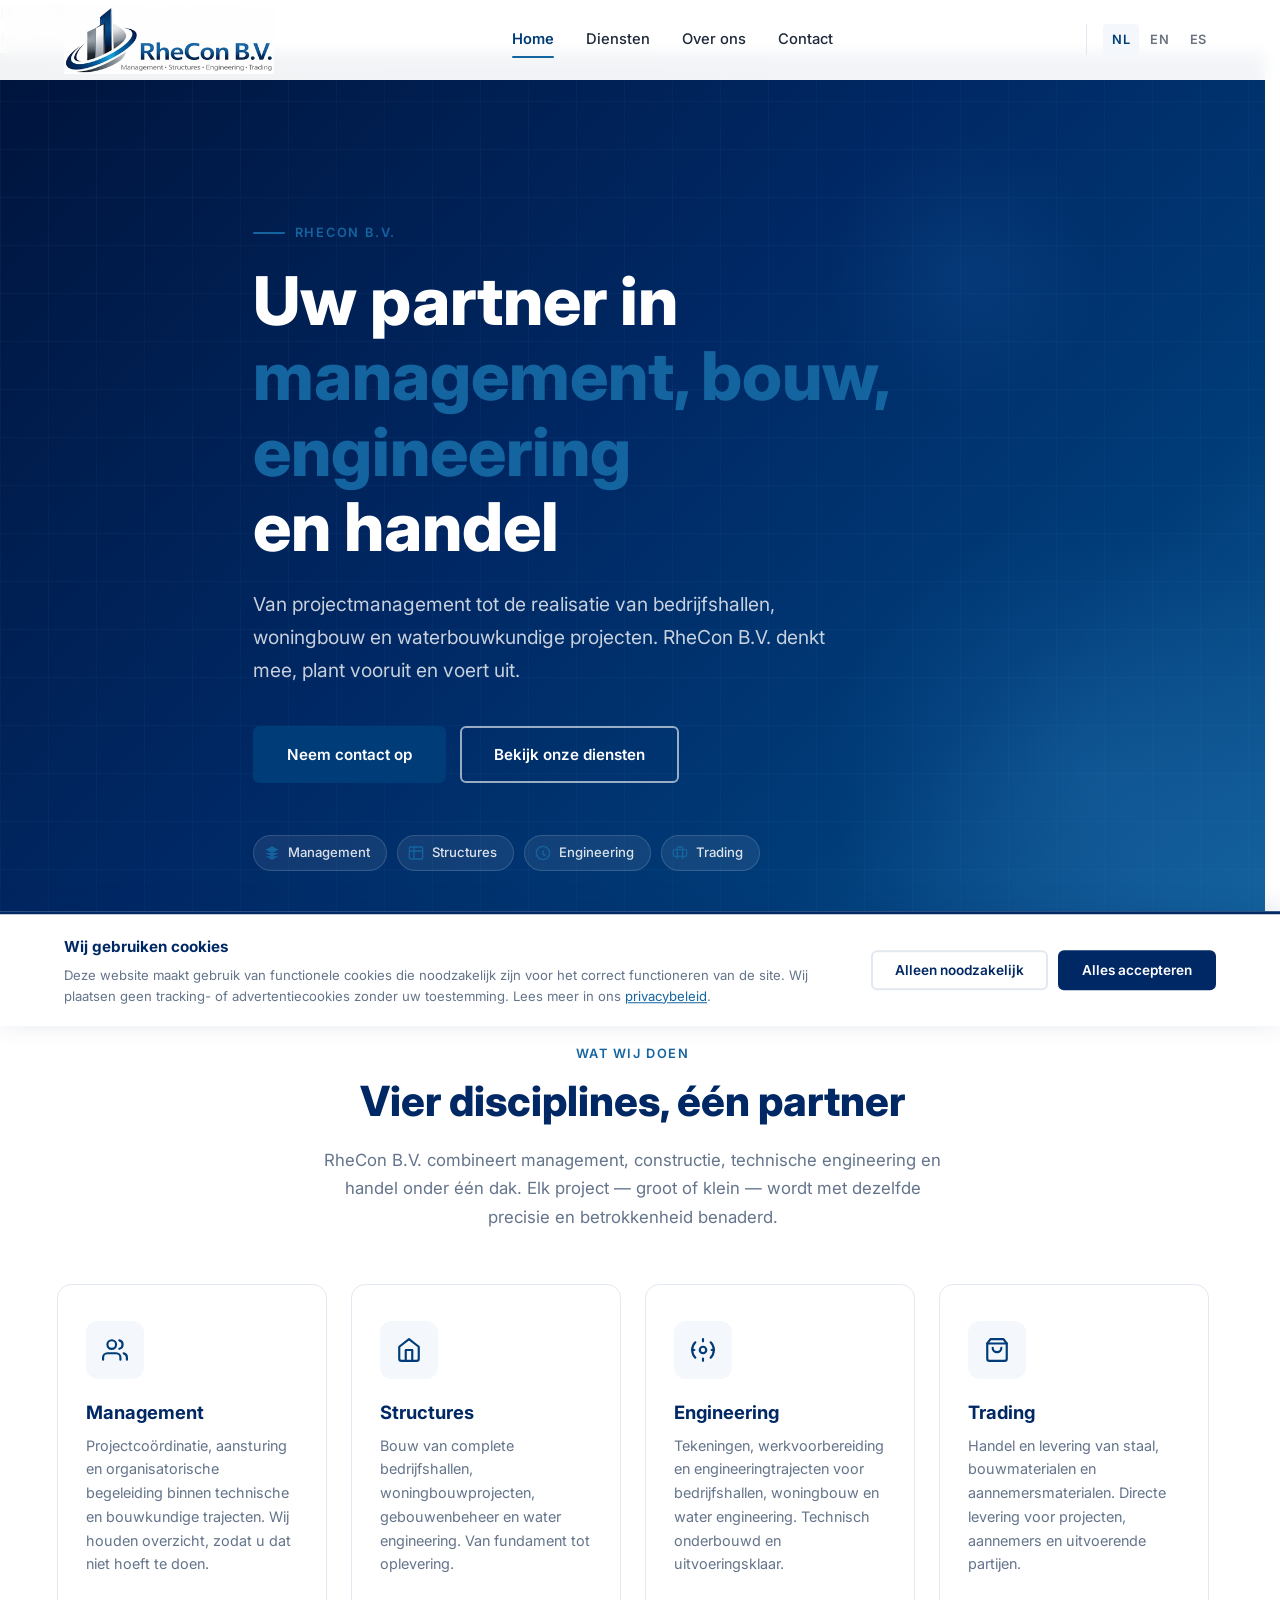
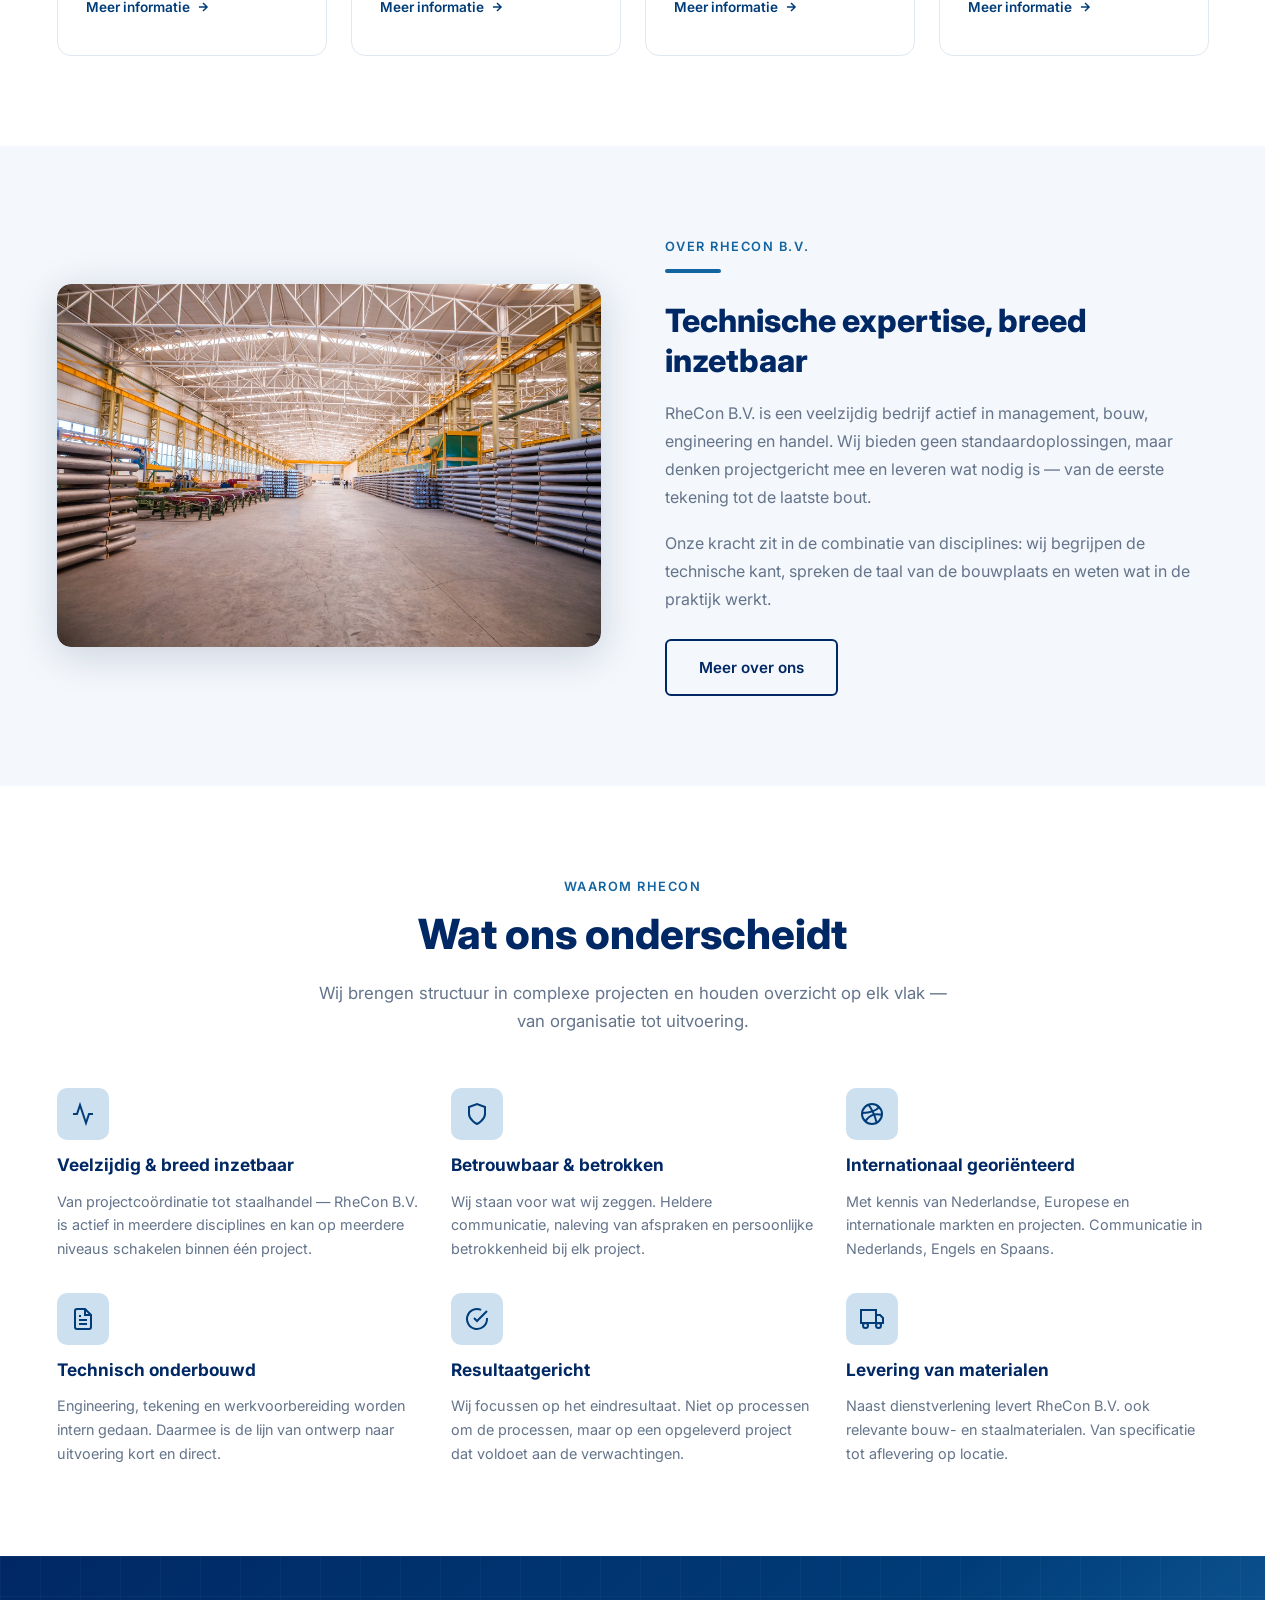
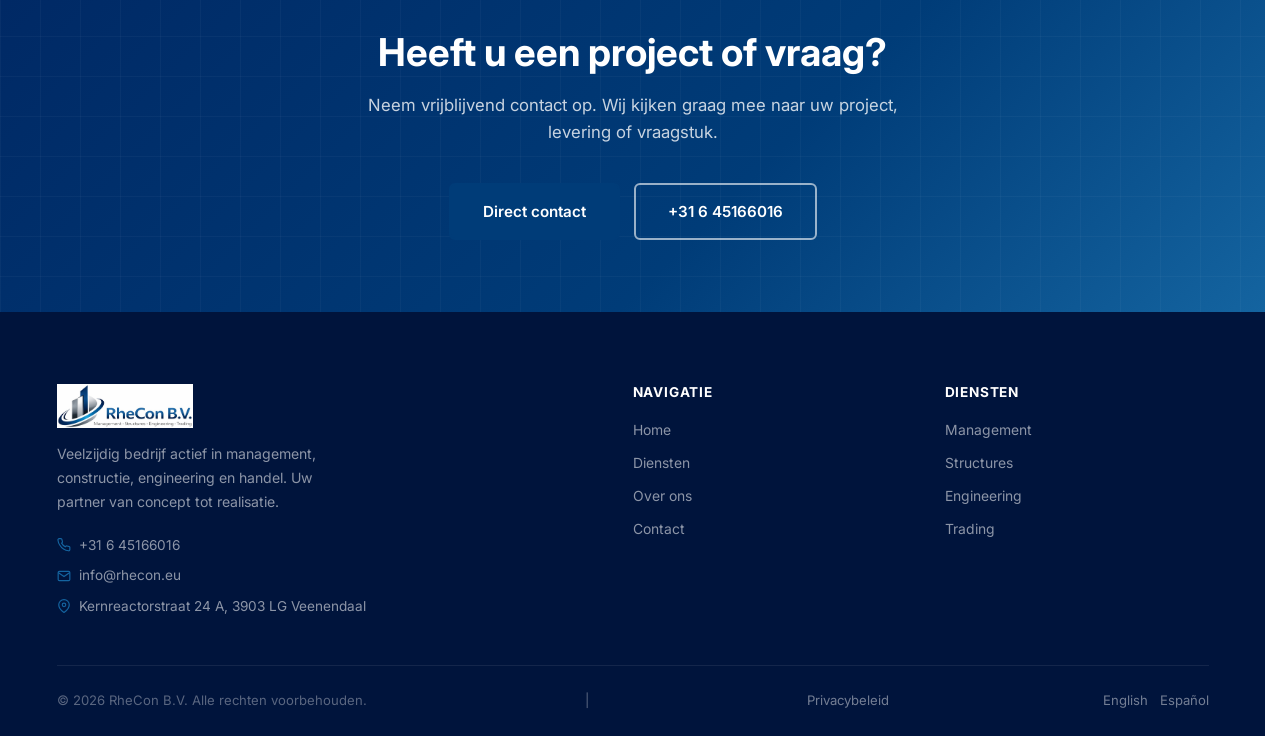
<file: index.html>
<!DOCTYPE html>
<html lang="nl">
<head>
  <meta charset="UTF-8" />
  <meta name="viewport" content="width=device-width, initial-scale=1.0" />
  <title>RheCon B.V. — Management · Structures · Engineering · Trading</title>
  <link rel="icon" type="image/x-icon" href="assets/img/favicon.ico">
  <link rel="icon" type="image/png" sizes="32x32" href="assets/img/favicon-32.png">
  <link rel="apple-touch-icon" href="assets/img/apple-touch-icon.png">
  <meta name="description" content="RheCon B.V. is uw totaalpartner op het gebied van projectmanagement, bouw, engineering en handel. Van bedrijfshallen tot woningbouw en waterbouwkunde." />
  <meta name="keywords" content="RheCon, projectmanagement, bedrijfshallen, woningbouw, engineering, staalhandel, water engineering, bouw" />
  <link rel="canonical" href="https://www.rhecon.nl/" />

  <!-- Open Graph -->
  <meta property="og:title" content="RheCon B.V. — Management · Structures · Engineering · Trading" />
  <meta property="og:description" content="Uw totaalpartner in bouw, engineering, management en handel." />
  <meta property="og:type" content="website" />
  <meta property="og:url" content="https://www.rhecon.nl/" />

  <!-- Fonts -->
  <link rel="preload" href="https://fonts.googleapis.com/css2?family=Inter:wght@400;500;600;700;800&display=swap" as="style" onload="this.onload=null;this.rel='stylesheet'" />
  <noscript><link rel="stylesheet" href="https://fonts.googleapis.com/css2?family=Inter:wght@400;500;600;700;800&display=swap" /></noscript>

  <!-- Icons (Font Awesome CDN) -->

  <!-- Stylesheet -->
  <link rel="stylesheet" href="assets/css/style.css" />
</head>
<body>

  <!-- ======================================================
       HEADER
  ======================================================= -->
  <header class="site-header" role="banner">
    <div class="container header-inner">

      <a href="index.html" class="logo" aria-label="RheCon B.V. — naar startpagina">
        <img src="assets/img/logo.png" alt="RheCon B.V. logo" onerror="this.style.display='none';this.nextElementSibling.style.display='block';" />
        <span class="logo-fallback" style="display:none;">Rhe<span>Con</span> B.V.</span>
      </a>

      <!-- Desktop Nav -->
      <nav class="main-nav" aria-label="Hoofdnavigatie">
        <a href="index.html" class="active">Home</a>
        <a href="diensten.html">Diensten</a>
        <a href="over-ons.html">Over ons</a>
        <a href="contact.html">Contact</a>
      </nav>

      <!-- Language -->
      <div class="lang-switcher" aria-label="Taal kiezen">
        <a href="index.html" class="active" aria-current="true">NL</a>
        <a href="en/index.html">EN</a>
        <a href="es/index.html">ES</a>
      </div>

      <!-- Mobile toggle -->
      <button class="nav-toggle" aria-label="Menu openen" aria-expanded="false" aria-controls="mobileMenu">
        <span></span><span></span><span></span>
      </button>
    </div>
  </header>

  <!-- Mobile menu -->
  <nav class="nav-menu" id="mobileMenu" aria-label="Mobiele navigatie">
    <a href="index.html">Home</a>
    <a href="diensten.html">Diensten</a>
    <a href="over-ons.html">Over ons</a>
    <a href="contact.html">Contact</a>
    <div class="lang-row">
      <a href="index.html" class="active">NL</a>
      <a href="en/index.html">EN</a>
      <a href="es/index.html">ES</a>
    </div>
  </nav>

  <main>

    <!-- ======================================================
         HERO
    ======================================================= -->
    <section class="hero" aria-label="Introductie RheCon B.V.">
      <div class="hero-shape" aria-hidden="true"></div>
      <div class="hero-shape2" aria-hidden="true"></div>
      <div class="container">
        <div class="hero-content">
          <div class="hero-eyebrow">RheCon B.V.</div>
          <h1>
            Uw partner in<br>
            <em>management, bouw, engineering</em><br>
            en handel
          </h1>
          <p class="hero-sub">
            Van projectmanagement tot de realisatie van bedrijfshallen, woningbouw en waterbouwkundige projecten. RheCon B.V. denkt mee, plant vooruit en voert uit.
          </p>
          <div class="hero-actions">
            <a href="contact.html" class="btn btn--primary">
               Neem contact op
            </a>
            <a href="diensten.html" class="btn btn--outline">
               Bekijk onze diensten
            </a>
          </div>
          <div class="hero-badges">
            <span class="hero-badge">
              <svg xmlns="http://www.w3.org/2000/svg" width="16" height="16" fill="currentColor" viewBox="0 0 24 24" aria-hidden="true"><path d="M12 2L2 7l10 5 10-5-10-5zM2 17l10 5 10-5M2 12l10 5 10-5"/></svg>
              Management
            </span>
            <span class="hero-badge">
              <svg xmlns="http://www.w3.org/2000/svg" width="16" height="16" fill="none" stroke="currentColor" stroke-width="2" viewBox="0 0 24 24" aria-hidden="true"><rect x="2" y="3" width="20" height="18" rx="2"/><path d="M2 9h20M9 3v18"/></svg>
              Structures
            </span>
            <span class="hero-badge">
              <svg xmlns="http://www.w3.org/2000/svg" width="16" height="16" fill="none" stroke="currentColor" stroke-width="2" viewBox="0 0 24 24" aria-hidden="true"><path d="M12 2a10 10 0 1 0 0 20 10 10 0 0 0 0-20zm0 6v6l4 2"/></svg>
              Engineering
            </span>
            <span class="hero-badge">
              <svg xmlns="http://www.w3.org/2000/svg" width="16" height="16" fill="none" stroke="currentColor" stroke-width="2" viewBox="0 0 24 24" aria-hidden="true"><path d="M20 7H4a2 2 0 0 0-2 2v6a2 2 0 0 0 2 2h16a2 2 0 0 0 2-2V9a2 2 0 0 0-2-2z"/><path d="M16 21V5a2 2 0 0 0-2-2h-4a2 2 0 0 0-2 2v16"/></svg>
              Trading
            </span>
          </div>
        </div>
      </div>
    </section>

    <!-- ======================================================
         DIENSTEN OVERZICHT
    ======================================================= -->
    <section class="section" id="diensten">
      <div class="container">
        <div class="centered-header">
          <span class="section-tag">Wat wij doen</span>
          <h2 class="section-title">Vier disciplines, één partner</h2>
          <p class="section-subtitle">
            RheCon B.V. combineert management, constructie, technische engineering en handel onder één dak. Elk project — groot of klein — wordt met dezelfde precisie en betrokkenheid benaderd.
          </p>
        </div>

        <div class="services-grid">

          <!-- Management -->
          <article class="service-card animate-fade">
            <div class="service-icon" aria-hidden="true">
              <svg xmlns="http://www.w3.org/2000/svg" width="26" height="26" fill="none" stroke="currentColor" stroke-width="2" stroke-linecap="round" stroke-linejoin="round" viewBox="0 0 24 24"><path d="M17 21v-2a4 4 0 0 0-4-4H5a4 4 0 0 0-4 4v2"/><circle cx="9" cy="7" r="4"/><path d="M23 21v-2a4 4 0 0 0-3-3.87M16 3.13a4 4 0 0 1 0 7.75"/></svg>
            </div>
            <h3>Management</h3>
            <p>Projectcoördinatie, aansturing en organisatorische begeleiding binnen technische en bouwkundige trajecten. Wij houden overzicht, zodat u dat niet hoeft te doen.</p>
            <a href="diensten.html#management" class="card-link">
              Meer informatie
              <svg xmlns="http://www.w3.org/2000/svg" fill="none" stroke="currentColor" stroke-width="2.5" viewBox="0 0 24 24" aria-hidden="true"><path d="M5 12h14M12 5l7 7-7 7"/></svg>
            </a>
          </article>

          <!-- Structures -->
          <article class="service-card animate-fade">
            <div class="service-icon" aria-hidden="true">
              <svg xmlns="http://www.w3.org/2000/svg" width="26" height="26" fill="none" stroke="currentColor" stroke-width="2" stroke-linecap="round" stroke-linejoin="round" viewBox="0 0 24 24"><path d="M3 9l9-7 9 7v11a2 2 0 0 1-2 2H5a2 2 0 0 1-2-2z"/><polyline points="9 22 9 12 15 12 15 22"/></svg>
            </div>
            <h3>Structures</h3>
            <p>Bouw van complete bedrijfshallen, woningbouwprojecten, gebouwenbeheer en water engineering. Van fundament tot oplevering.</p>
            <a href="diensten.html#structures" class="card-link">
              Meer informatie
              <svg xmlns="http://www.w3.org/2000/svg" fill="none" stroke="currentColor" stroke-width="2.5" viewBox="0 0 24 24" aria-hidden="true"><path d="M5 12h14M12 5l7 7-7 7"/></svg>
            </a>
          </article>

          <!-- Engineering -->
          <article class="service-card animate-fade">
            <div class="service-icon" aria-hidden="true">
              <svg xmlns="http://www.w3.org/2000/svg" width="26" height="26" fill="none" stroke="currentColor" stroke-width="2" stroke-linecap="round" stroke-linejoin="round" viewBox="0 0 24 24"><circle cx="12" cy="12" r="3"/><path d="M19.07 4.93a10 10 0 0 1 0 14.14M4.93 4.93a10 10 0 0 0 0 14.14"/><path d="M12 2v2M12 20v2M2 12h2M20 12h2"/></svg>
            </div>
            <h3>Engineering</h3>
            <p>Tekeningen, werkvoorbereiding en engineeringtrajecten voor bedrijfshallen, woningbouw en water engineering. Technisch onderbouwd en uitvoeringsklaar.</p>
            <a href="diensten.html#engineering" class="card-link">
              Meer informatie
              <svg xmlns="http://www.w3.org/2000/svg" fill="none" stroke="currentColor" stroke-width="2.5" viewBox="0 0 24 24" aria-hidden="true"><path d="M5 12h14M12 5l7 7-7 7"/></svg>
            </a>
          </article>

          <!-- Trading -->
          <article class="service-card animate-fade">
            <div class="service-icon" aria-hidden="true">
              <svg xmlns="http://www.w3.org/2000/svg" width="26" height="26" fill="none" stroke="currentColor" stroke-width="2" stroke-linecap="round" stroke-linejoin="round" viewBox="0 0 24 24"><path d="M6 2 3 6v14a2 2 0 0 0 2 2h14a2 2 0 0 0 2-2V6l-3-4z"/><line x1="3" y1="6" x2="21" y2="6"/><path d="M16 10a4 4 0 0 1-8 0"/></svg>
            </div>
            <h3>Trading</h3>
            <p>Handel en levering van staal, bouwmaterialen en aannemersmaterialen. Directe levering voor projecten, aannemers en uitvoerende partijen.</p>
            <a href="diensten.html#trading" class="card-link">
              Meer informatie
              <svg xmlns="http://www.w3.org/2000/svg" fill="none" stroke="currentColor" stroke-width="2.5" viewBox="0 0 24 24" aria-hidden="true"><path d="M5 12h14M12 5l7 7-7 7"/></svg>
            </a>
          </article>

        </div>
      </div>
    </section>

    <!-- ======================================================
         OVER RHECON (intro)
    ======================================================= -->
    <section class="section section--light" id="over">
      <div class="container">
        <div class="two-col">
          <div class="two-col-img">
            <img src="assets/img/img-industrial.jpg" alt="RheCon industriële faciliteit" style="width:100%;height:100%;object-fit:cover;min-height:340px;border-radius:var(--radius-lg);" loading="lazy">
          </div>
          <div class="two-col-text">
            <span class="section-tag">Over RheCon B.V.</span>
            <div class="divider divider--left"></div>
            <h2 class="section-title">Technische expertise, breed inzetbaar</h2>
            <p>
              RheCon B.V. is een veelzijdig bedrijf actief in management, bouw, engineering en handel. Wij bieden geen standaardoplossingen, maar denken projectgericht mee en leveren wat nodig is — van de eerste tekening tot de laatste bout.
            </p>
            <p>
              Onze kracht zit in de combinatie van disciplines: wij begrijpen de technische kant, spreken de taal van de bouwplaats en weten wat in de praktijk werkt.
            </p>
            <a href="over-ons.html" class="btn btn--outline-dark" style="margin-top:8px;">
               Meer over ons
            </a>
          </div>
        </div>
      </div>
    </section>

    <!-- ======================================================
         WAAROM RHECON
    ======================================================= -->
    <section class="section" id="waarom">
      <div class="container">
        <div class="centered-header">
          <span class="section-tag">Waarom RheCon</span>
          <h2 class="section-title">Wat ons onderscheidt</h2>
          <p class="section-subtitle">
            Wij brengen structuur in complexe projecten en houden overzicht op elk vlak — van organisatie tot uitvoering.
          </p>
        </div>

        <div class="why-grid">

          <div class="why-item animate-fade">
            <div class="why-icon" aria-hidden="true">
              <svg xmlns="http://www.w3.org/2000/svg" width="24" height="24" fill="none" stroke="currentColor" stroke-width="2" viewBox="0 0 24 24"><polyline points="22 12 18 12 15 21 9 3 6 12 2 12"/></svg>
            </div>
            <h3>Veelzijdig &amp; breed inzetbaar</h3>
            <p>Van projectcoördinatie tot staalhandel — RheCon B.V. is actief in meerdere disciplines en kan op meerdere niveaus schakelen binnen één project.</p>
          </div>

          <div class="why-item animate-fade">
            <div class="why-icon" aria-hidden="true">
              <svg xmlns="http://www.w3.org/2000/svg" width="24" height="24" fill="none" stroke="currentColor" stroke-width="2" viewBox="0 0 24 24"><path d="M12 22s8-4 8-10V5l-8-3-8 3v7c0 6 8 10 8 10z"/></svg>
            </div>
            <h3>Betrouwbaar &amp; betrokken</h3>
            <p>Wij staan voor wat wij zeggen. Heldere communicatie, naleving van afspraken en persoonlijke betrokkenheid bij elk project.</p>
          </div>

          <div class="why-item animate-fade">
            <div class="why-icon" aria-hidden="true">
              <svg xmlns="http://www.w3.org/2000/svg" width="24" height="24" fill="none" stroke="currentColor" stroke-width="2" viewBox="0 0 24 24"><circle cx="12" cy="12" r="10"/><path d="M8.56 2.75c4.37 6.03 6.02 9.42 8.03 17.72m2.54-15.38c-3.72 4.35-8.94 5.66-16.88 5.85m19.5 1.9c-3.5-.93-6.63-.82-8.94 0-2.58.92-5.01 2.86-7.44 6.32"/></svg>
            </div>
            <h3>Internationaal georiënteerd</h3>
            <p>Met kennis van Nederlandse, Europese en internationale markten en projecten. Communicatie in Nederlands, Engels en Spaans.</p>
          </div>

          <div class="why-item animate-fade">
            <div class="why-icon" aria-hidden="true">
              <svg xmlns="http://www.w3.org/2000/svg" width="24" height="24" fill="none" stroke="currentColor" stroke-width="2" viewBox="0 0 24 24"><path d="M14 2H6a2 2 0 0 0-2 2v16a2 2 0 0 0 2 2h12a2 2 0 0 0 2-2V8z"/><polyline points="14 2 14 8 20 8"/><line x1="16" y1="13" x2="8" y2="13"/><line x1="16" y1="17" x2="8" y2="17"/><polyline points="10 9 9 9 8 9"/></svg>
            </div>
            <h3>Technisch onderbouwd</h3>
            <p>Engineering, tekening en werkvoorbereiding worden intern gedaan. Daarmee is de lijn van ontwerp naar uitvoering kort en direct.</p>
          </div>

          <div class="why-item animate-fade">
            <div class="why-icon" aria-hidden="true">
              <svg xmlns="http://www.w3.org/2000/svg" width="24" height="24" fill="none" stroke="currentColor" stroke-width="2" viewBox="0 0 24 24"><path d="M22 11.08V12a10 10 0 1 1-5.93-9.14"/><polyline points="22 4 12 14.01 9 11.01"/></svg>
            </div>
            <h3>Resultaatgericht</h3>
            <p>Wij focussen op het eindresultaat. Niet op processen om de processen, maar op een opgeleverd project dat voldoet aan de verwachtingen.</p>
          </div>

          <div class="why-item animate-fade">
            <div class="why-icon" aria-hidden="true">
              <svg xmlns="http://www.w3.org/2000/svg" width="24" height="24" fill="none" stroke="currentColor" stroke-width="2" viewBox="0 0 24 24"><rect x="1" y="3" width="15" height="13"/><polygon points="16 8 20 8 23 11 23 16 16 16 16 8"/><circle cx="5.5" cy="18.5" r="2.5"/><circle cx="18.5" cy="18.5" r="2.5"/></svg>
            </div>
            <h3>Levering van materialen</h3>
            <p>Naast dienstverlening levert RheCon B.V. ook relevante bouw- en staalmaterialen. Van specificatie tot aflevering op locatie.</p>
          </div>

        </div>
      </div>
    </section>

    <!-- ======================================================
         CTA BANNER
    ======================================================= -->
    <section class="cta-banner" aria-label="Contactoproep">
      <div class="container">
        <h2>Heeft u een project of vraag?</h2>
        <p>Neem vrijblijvend contact op. Wij kijken graag mee naar uw project, levering of vraagstuk.</p>
        <div class="cta-actions">
          <a href="contact.html" class="btn btn--primary">
             Direct contact
          </a>
          <a href="tel:+31645166016" class="btn btn--outline">
             +31 6 45166016
          </a>
        </div>
      </div>
    </section>

  </main>

  <!-- ======================================================
       FOOTER
  ======================================================= -->
  <footer class="site-footer" role="contentinfo">
    <div class="container">
      <div class="footer-main">

        <div class="footer-brand">
          <a href="index.html" class="logo" aria-label="RheCon B.V.">
            <img src="assets/img/logo.png" alt="RheCon B.V. logo" style="height:44px;" onerror="this.style.display='none';this.nextElementSibling.style.display='block';" />
            <span class="logo-fallback" style="display:none;">Rhe<span>Con</span> B.V.</span>
          </a>
          <p>Veelzijdig bedrijf actief in management, constructie, engineering en handel. Uw partner van concept tot realisatie.</p>
          <div class="footer-contact-mini">
            <a href="tel:+31645166016">
              <svg xmlns="http://www.w3.org/2000/svg" fill="none" stroke="currentColor" stroke-width="2" viewBox="0 0 24 24" aria-hidden="true"><path d="M22 16.92v3a2 2 0 0 1-2.18 2 19.79 19.79 0 0 1-8.63-3.07A19.5 19.5 0 0 1 4.69 12a19.79 19.79 0 0 1-3.07-8.67A2 2 0 0 1 3.6 1.21h3a2 2 0 0 1 2 1.72c.127.96.361 1.903.7 2.81a2 2 0 0 1-.45 2.11L7.91 8.81a16 16 0 0 0 6.29 6.29l.96-.96a2 2 0 0 1 2.11-.45c.907.339 1.85.573 2.81.7A2 2 0 0 1 22 16.92z"/></svg>
              +31 6 45166016
            </a>
            <a href="mailto:info@rhecon.eu">
              <svg xmlns="http://www.w3.org/2000/svg" fill="none" stroke="currentColor" stroke-width="2" viewBox="0 0 24 24" aria-hidden="true"><path d="M4 4h16c1.1 0 2 .9 2 2v12c0 1.1-.9 2-2 2H4c-1.1 0-2-.9-2-2V6c0-1.1.9-2 2-2z"/><polyline points="22,6 12,13 2,6"/></svg>
              info@rhecon.eu
            </a>
            <span>
              <svg xmlns="http://www.w3.org/2000/svg" fill="none" stroke="currentColor" stroke-width="2" viewBox="0 0 24 24" aria-hidden="true"><path d="M21 10c0 7-9 13-9 13s-9-6-9-13a9 9 0 0 1 18 0z"/><circle cx="12" cy="10" r="3"/></svg>
              Kernreactorstraat 24 A, 3903 LG Veenendaal
            </span>
          </div>
        </div>

        <div class="footer-col">
          <h4>Navigatie</h4>
          <ul>
            <li><a href="index.html">Home</a></li>
            <li><a href="diensten.html">Diensten</a></li>
            <li><a href="over-ons.html">Over ons</a></li>
            <li><a href="contact.html">Contact</a></li>
          </ul>
        </div>

        <div class="footer-col">
          <h4>Diensten</h4>
          <ul>
            <li><a href="diensten.html#management">Management</a></li>
            <li><a href="diensten.html#structures">Structures</a></li>
            <li><a href="diensten.html#engineering">Engineering</a></li>
            <li><a href="diensten.html#trading">Trading</a></li>
          </ul>
        </div>

      </div>

      <div class="footer-bottom">
        <span>&copy; <span id="year"></span> RheCon B.V. Alle rechten voorbehouden.</span> &nbsp;|&nbsp; <a href="privacybeleid.html">Privacybeleid</a>
        <div style="display:flex;gap:12px;">
          <a href="en/index.html">English</a>
          <a href="es/index.html">Español</a>
        </div>
      </div>
    </div>
  </footer>

  <script src="assets/js/main.js"></script>
  <script>document.getElementById('year').textContent = new Date().getFullYear();</script>

  <!-- Cookie consent banner (AVG/GDPR) -->
  <div class="cookie-banner hidden" id="cookieBanner" role="dialog" aria-live="polite" aria-label="Cookiemelding">
    <div class="container cookie-banner-inner">
      <div class="cookie-text">
        <strong>Wij gebruiken cookies</strong>
        <p>
          Deze website maakt gebruik van functionele cookies die noodzakelijk zijn voor het correct functioneren van de site.
          Wij plaatsen geen tracking- of advertentiecookies zonder uw toestemming.
          Lees meer in ons <a href="privacybeleid.html">privacybeleid</a>.
        </p>
      </div>
      <div class="cookie-actions">
        <button class="cookie-btn cookie-btn--decline" id="cookieDecline" type="button">Alleen noodzakelijk</button>
        <button class="cookie-btn cookie-btn--accept"  id="cookieAccept"  type="button">Alles accepteren</button>
      </div>
    </div>
  </div>
</body>
</html>
</file>
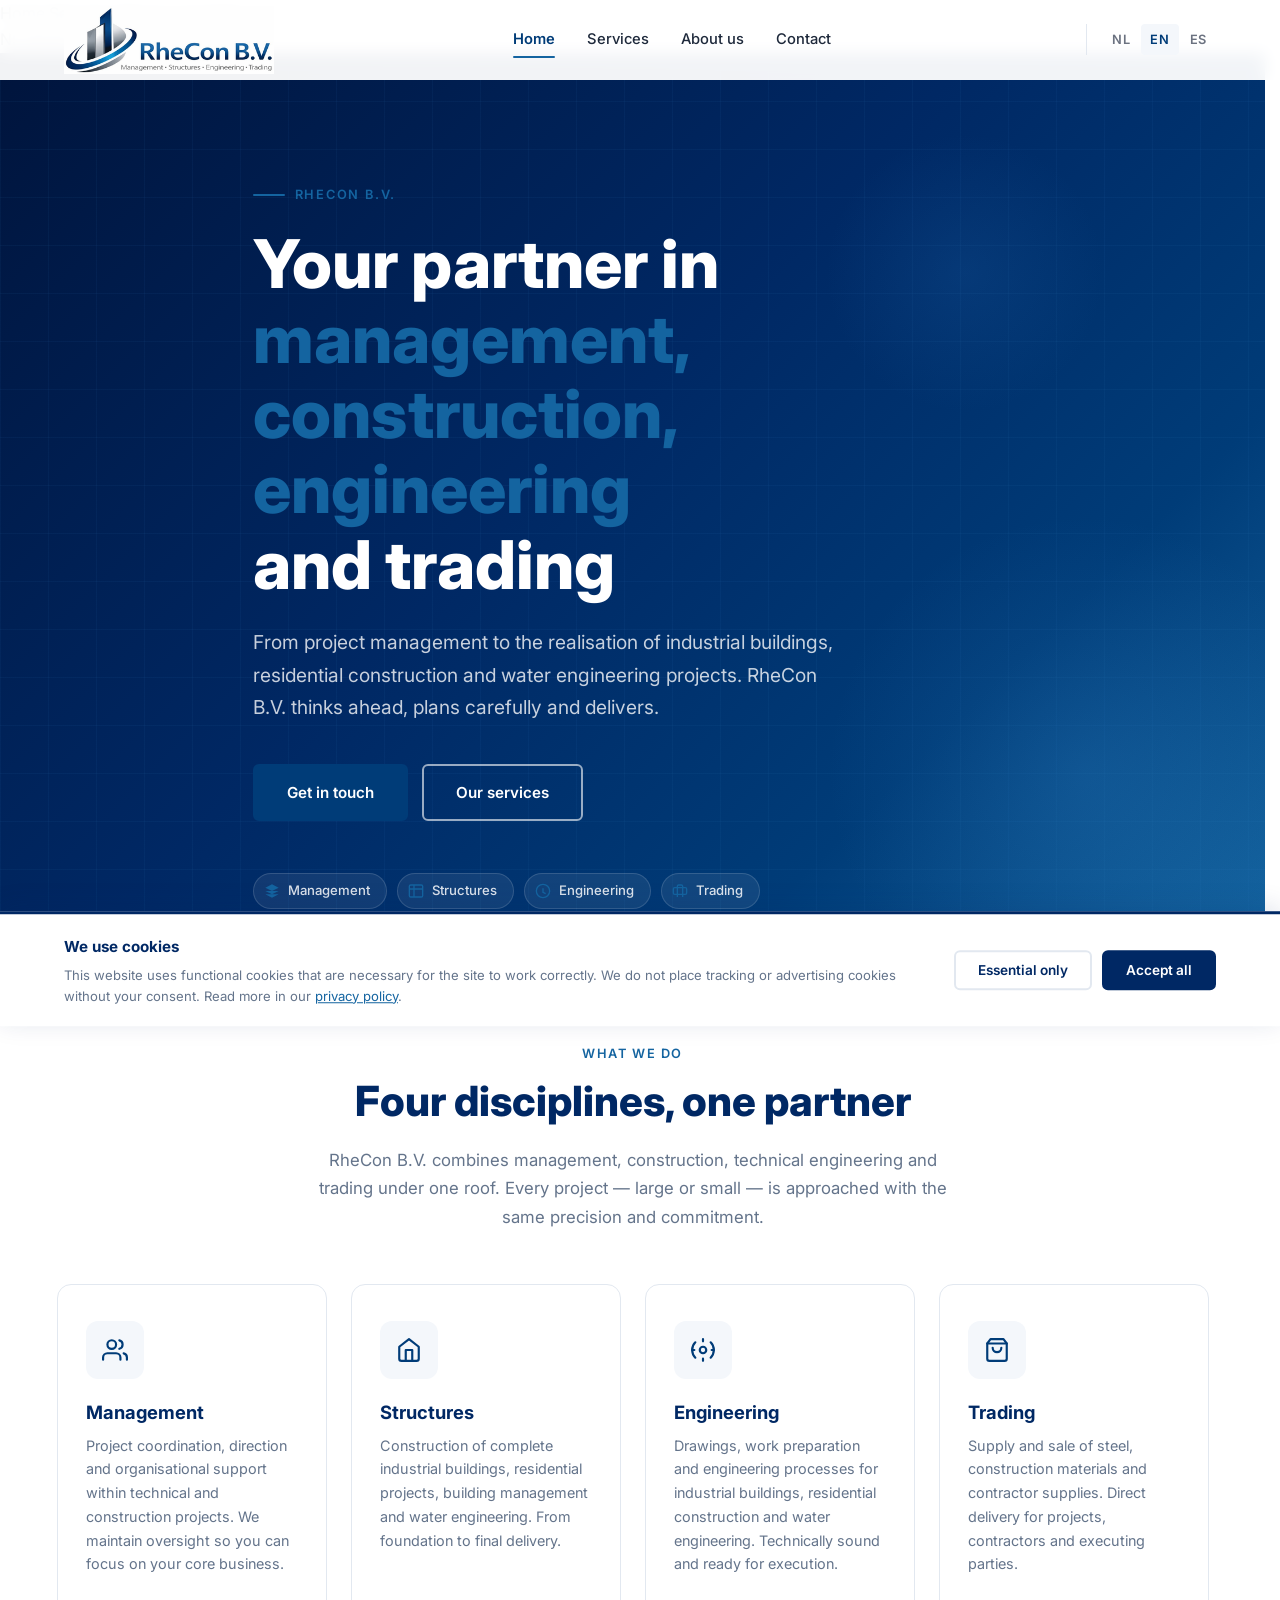
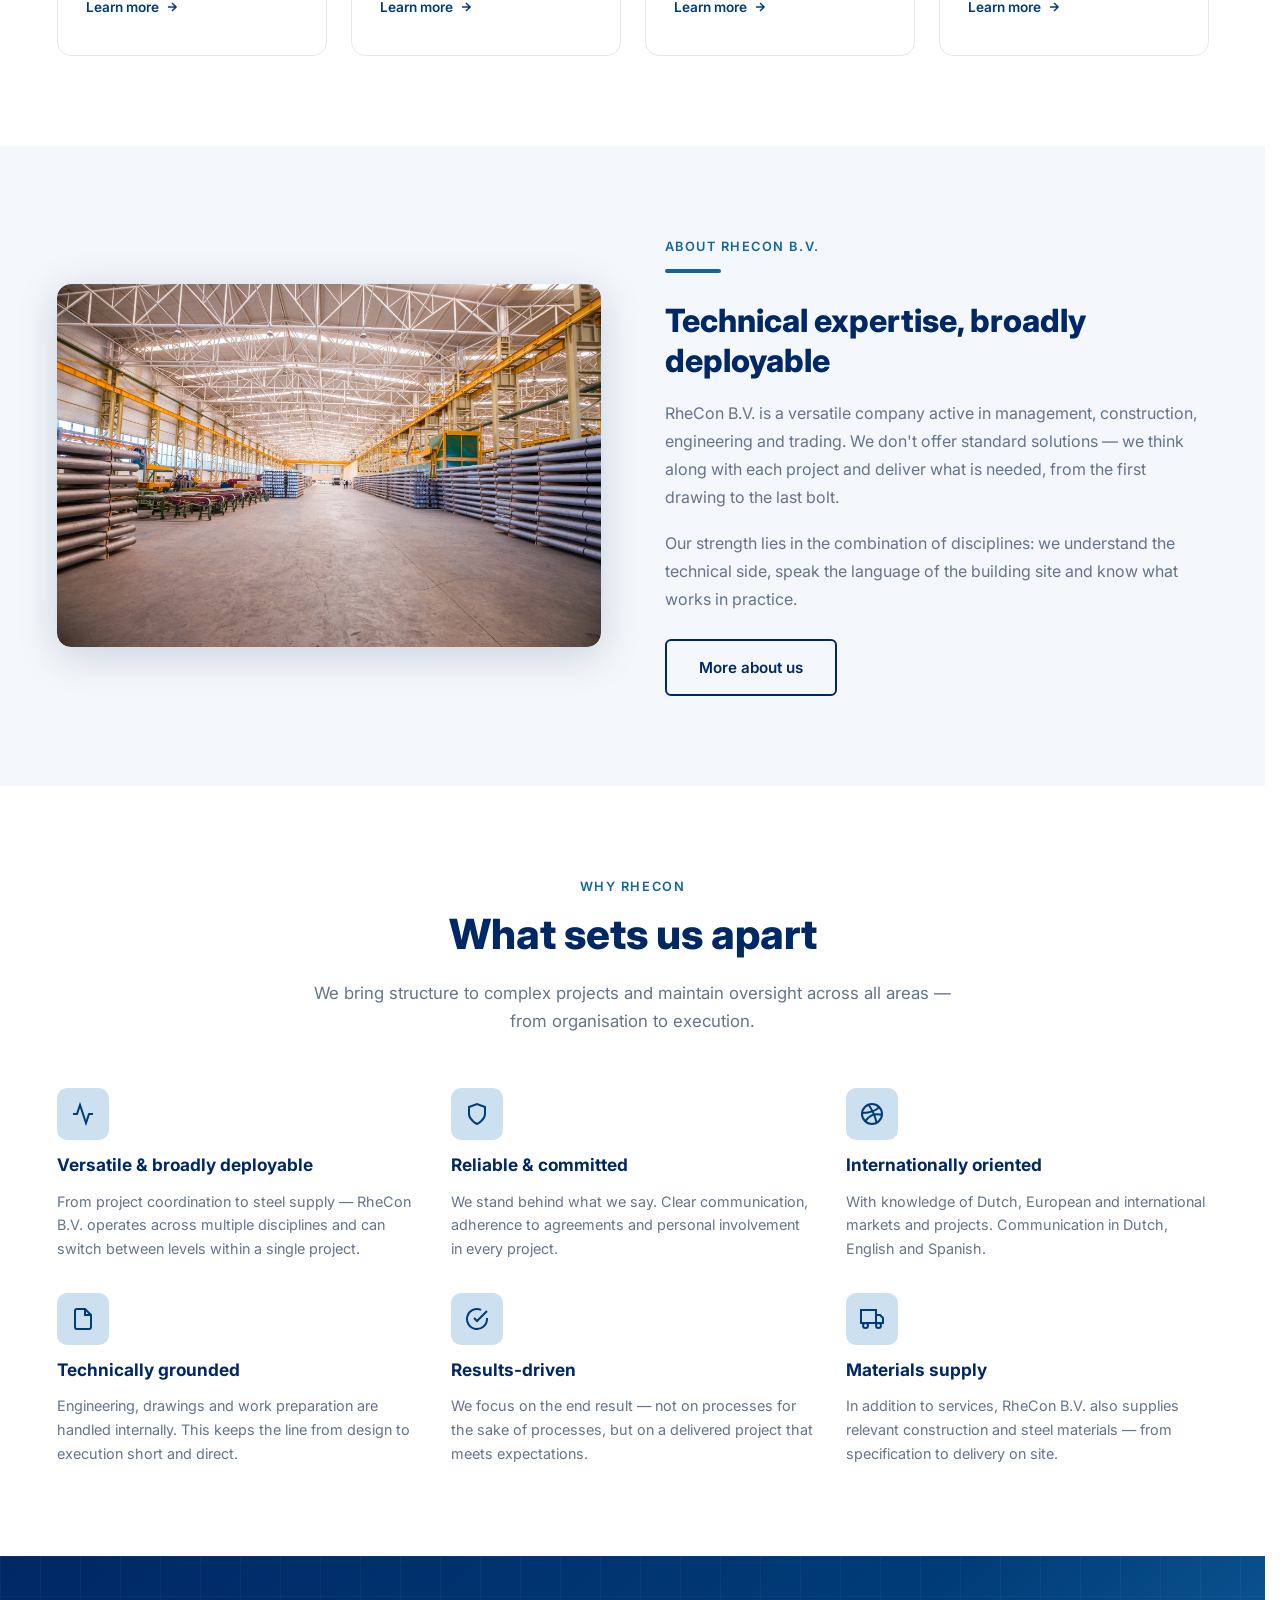
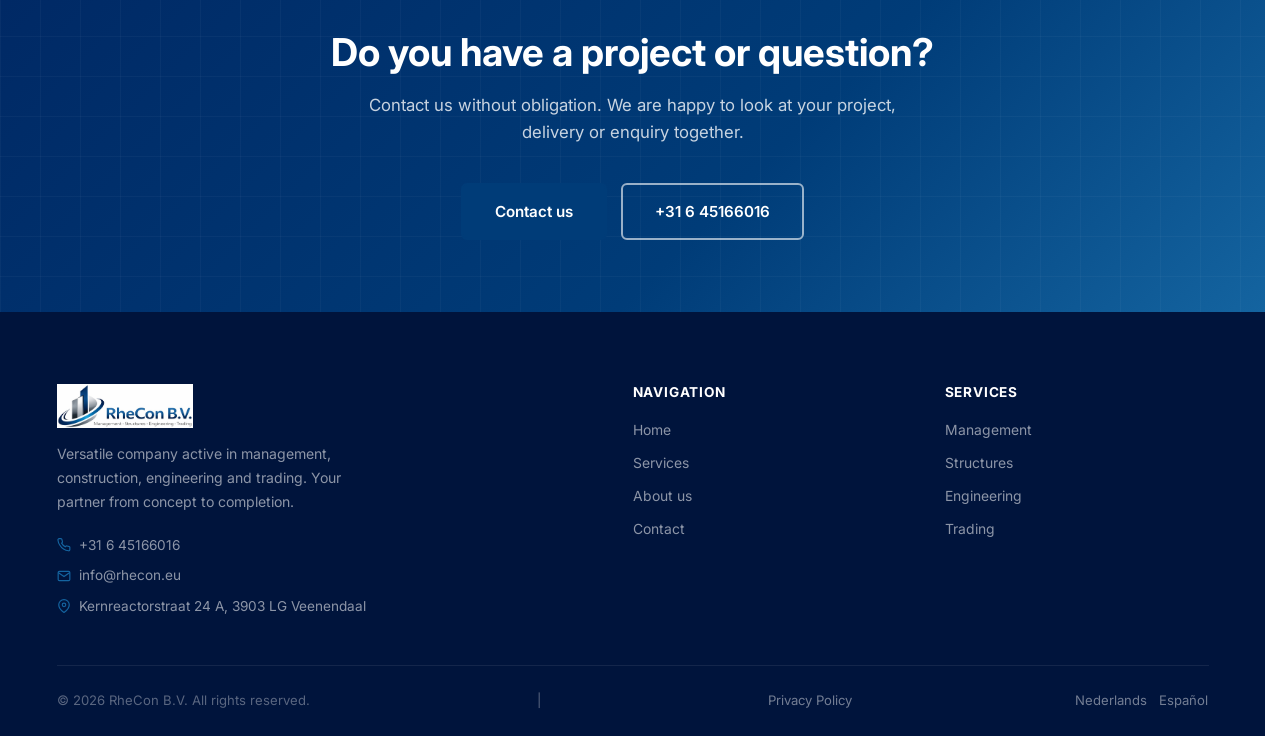
<file: en/index.html>
<!DOCTYPE html>
<html lang="en">
<head>
  <meta charset="UTF-8" />
  <meta name="viewport" content="width=device-width, initial-scale=1.0" />
  <title>RheCon B.V. — Management · Structures · Engineering · Trading</title>
  <link rel="icon" type="image/x-icon" href="../assets/img/favicon.ico">
  <link rel="icon" type="image/png" sizes="32x32" href="../assets/img/favicon-32.png">
  <link rel="apple-touch-icon" href="../assets/img/apple-touch-icon.png">
  <meta name="description" content="RheCon B.V. is your total partner in project management, construction, engineering and trading. From industrial buildings to residential construction and water engineering." />
  <link rel="canonical" href="https://www.rhecon.nl/en/" />

  <link rel="preload" href="https://fonts.googleapis.com/css2?family=Inter:wght@400;500;600;700;800&display=swap" as="style" onload="this.onload=null;this.rel='stylesheet'" />
  <noscript><link rel="stylesheet" href="https://fonts.googleapis.com/css2?family=Inter:wght@400;500;600;700;800&display=swap" /></noscript>
  <link rel="stylesheet" href="../assets/css/style.css" />
</head>
<body>

  <header class="site-header" role="banner">
    <div class="container header-inner">
      <a href="index.html" class="logo" aria-label="RheCon B.V. — back to homepage">
        <img src="../assets/img/logo.png" alt="RheCon B.V. logo" onerror="this.style.display='none';this.nextElementSibling.style.display='block';" />
        <span class="logo-fallback" style="display:none;">Rhe<span>Con</span> B.V.</span>
      </a>
      <nav class="main-nav" aria-label="Main navigation">
        <a href="index.html" class="active">Home</a>
        <a href="services.html">Services</a>
        <a href="about.html">About us</a>
        <a href="contact.html">Contact</a>
      </nav>
      <div class="lang-switcher" aria-label="Choose language">
        <a href="../index.html">NL</a>
        <a href="index.html" class="active" aria-current="true">EN</a>
        <a href="../es/index.html">ES</a>
      </div>
      <button class="nav-toggle" aria-label="Open menu" aria-expanded="false" aria-controls="mobileMenu">
        <span></span><span></span><span></span>
      </button>
    </div>
  </header>

  <nav class="nav-menu" id="mobileMenu" aria-label="Mobile navigation">
    <a href="index.html">Home</a>
    <a href="services.html">Services</a>
    <a href="about.html">About us</a>
    <a href="contact.html">Contact</a>
    <div class="lang-row">
      <a href="../index.html">NL</a>
      <a href="index.html" class="active">EN</a>
      <a href="../es/index.html">ES</a>
    </div>
  </nav>

  <main>

    <section class="hero" aria-label="Introduction RheCon B.V.">
      <div class="hero-shape" aria-hidden="true"></div>
      <div class="hero-shape2" aria-hidden="true"></div>
      <div class="container">
        <div class="hero-content">
          <div class="hero-eyebrow">RheCon B.V.</div>
          <h1>
            Your partner in<br>
            <em>management, construction, engineering</em><br>
            and trading
          </h1>
          <p class="hero-sub">
            From project management to the realisation of industrial buildings, residential construction and water engineering projects. RheCon B.V. thinks ahead, plans carefully and delivers.
          </p>
          <div class="hero-actions">
            <a href="contact.html" class="btn btn--primary">
               Get in touch
            </a>
            <a href="services.html" class="btn btn--outline">
               Our services
            </a>
          </div>
          <div class="hero-badges">
            <span class="hero-badge">
              <svg xmlns="http://www.w3.org/2000/svg" width="16" height="16" fill="currentColor" viewBox="0 0 24 24" aria-hidden="true"><path d="M12 2L2 7l10 5 10-5-10-5zM2 17l10 5 10-5M2 12l10 5 10-5"/></svg>
              Management
            </span>
            <span class="hero-badge">
              <svg xmlns="http://www.w3.org/2000/svg" width="16" height="16" fill="none" stroke="currentColor" stroke-width="2" viewBox="0 0 24 24" aria-hidden="true"><rect x="2" y="3" width="20" height="18" rx="2"/><path d="M2 9h20M9 3v18"/></svg>
              Structures
            </span>
            <span class="hero-badge">
              <svg xmlns="http://www.w3.org/2000/svg" width="16" height="16" fill="none" stroke="currentColor" stroke-width="2" viewBox="0 0 24 24" aria-hidden="true"><path d="M12 2a10 10 0 1 0 0 20 10 10 0 0 0 0-20zm0 6v6l4 2"/></svg>
              Engineering
            </span>
            <span class="hero-badge">
              <svg xmlns="http://www.w3.org/2000/svg" width="16" height="16" fill="none" stroke="currentColor" stroke-width="2" viewBox="0 0 24 24" aria-hidden="true"><path d="M20 7H4a2 2 0 0 0-2 2v6a2 2 0 0 0 2 2h16a2 2 0 0 0 2-2V9a2 2 0 0 0-2-2z"/><path d="M16 21V5a2 2 0 0 0-2-2h-4a2 2 0 0 0-2 2v16"/></svg>
              Trading
            </span>
          </div>
        </div>
      </div>
    </section>

    <!-- Services overview -->
    <section class="section" id="services">
      <div class="container">
        <div class="centered-header">
          <span class="section-tag">What we do</span>
          <h2 class="section-title">Four disciplines, one partner</h2>
          <p class="section-subtitle">
            RheCon B.V. combines management, construction, technical engineering and trading under one roof. Every project — large or small — is approached with the same precision and commitment.
          </p>
        </div>
        <div class="services-grid">
          <article class="service-card animate-fade">
            <div class="service-icon" aria-hidden="true">
              <svg xmlns="http://www.w3.org/2000/svg" width="26" height="26" fill="none" stroke="currentColor" stroke-width="2" stroke-linecap="round" stroke-linejoin="round" viewBox="0 0 24 24"><path d="M17 21v-2a4 4 0 0 0-4-4H5a4 4 0 0 0-4 4v2"/><circle cx="9" cy="7" r="4"/><path d="M23 21v-2a4 4 0 0 0-3-3.87M16 3.13a4 4 0 0 1 0 7.75"/></svg>
            </div>
            <h3>Management</h3>
            <p>Project coordination, direction and organisational support within technical and construction projects. We maintain oversight so you can focus on your core business.</p>
            <a href="services.html#management" class="card-link">
              Learn more
              <svg xmlns="http://www.w3.org/2000/svg" fill="none" stroke="currentColor" stroke-width="2.5" viewBox="0 0 24 24" aria-hidden="true"><path d="M5 12h14M12 5l7 7-7 7"/></svg>
            </a>
          </article>
          <article class="service-card animate-fade">
            <div class="service-icon" aria-hidden="true">
              <svg xmlns="http://www.w3.org/2000/svg" width="26" height="26" fill="none" stroke="currentColor" stroke-width="2" stroke-linecap="round" stroke-linejoin="round" viewBox="0 0 24 24"><path d="M3 9l9-7 9 7v11a2 2 0 0 1-2 2H5a2 2 0 0 1-2-2z"/><polyline points="9 22 9 12 15 12 15 22"/></svg>
            </div>
            <h3>Structures</h3>
            <p>Construction of complete industrial buildings, residential projects, building management and water engineering. From foundation to final delivery.</p>
            <a href="services.html#structures" class="card-link">
              Learn more
              <svg xmlns="http://www.w3.org/2000/svg" fill="none" stroke="currentColor" stroke-width="2.5" viewBox="0 0 24 24" aria-hidden="true"><path d="M5 12h14M12 5l7 7-7 7"/></svg>
            </a>
          </article>
          <article class="service-card animate-fade">
            <div class="service-icon" aria-hidden="true">
              <svg xmlns="http://www.w3.org/2000/svg" width="26" height="26" fill="none" stroke="currentColor" stroke-width="2" stroke-linecap="round" stroke-linejoin="round" viewBox="0 0 24 24"><circle cx="12" cy="12" r="3"/><path d="M19.07 4.93a10 10 0 0 1 0 14.14M4.93 4.93a10 10 0 0 0 0 14.14"/><path d="M12 2v2M12 20v2M2 12h2M20 12h2"/></svg>
            </div>
            <h3>Engineering</h3>
            <p>Drawings, work preparation and engineering processes for industrial buildings, residential construction and water engineering. Technically sound and ready for execution.</p>
            <a href="services.html#engineering" class="card-link">
              Learn more
              <svg xmlns="http://www.w3.org/2000/svg" fill="none" stroke="currentColor" stroke-width="2.5" viewBox="0 0 24 24" aria-hidden="true"><path d="M5 12h14M12 5l7 7-7 7"/></svg>
            </a>
          </article>
          <article class="service-card animate-fade">
            <div class="service-icon" aria-hidden="true">
              <svg xmlns="http://www.w3.org/2000/svg" width="26" height="26" fill="none" stroke="currentColor" stroke-width="2" stroke-linecap="round" stroke-linejoin="round" viewBox="0 0 24 24"><path d="M6 2 3 6v14a2 2 0 0 0 2 2h14a2 2 0 0 0 2-2V6l-3-4z"/><line x1="3" y1="6" x2="21" y2="6"/><path d="M16 10a4 4 0 0 1-8 0"/></svg>
            </div>
            <h3>Trading</h3>
            <p>Supply and sale of steel, construction materials and contractor supplies. Direct delivery for projects, contractors and executing parties.</p>
            <a href="services.html#trading" class="card-link">
              Learn more
              <svg xmlns="http://www.w3.org/2000/svg" fill="none" stroke="currentColor" stroke-width="2.5" viewBox="0 0 24 24" aria-hidden="true"><path d="M5 12h14M12 5l7 7-7 7"/></svg>
            </a>
          </article>
        </div>
      </div>
    </section>

    <!-- About intro -->
    <section class="section section--light">
      <div class="container">
        <div class="two-col">
          <div class="two-col-img">
            <img src="../assets/img/img-industrial.jpg" alt="RheCon industrial facility" style="width:100%;height:100%;object-fit:cover;min-height:340px;border-radius:var(--radius-lg);" loading="lazy">
          </div>
          <div class="two-col-text">
            <span class="section-tag">About RheCon B.V.</span>
            <div class="divider divider--left"></div>
            <h2 class="section-title">Technical expertise, broadly deployable</h2>
            <p>RheCon B.V. is a versatile company active in management, construction, engineering and trading. We don't offer standard solutions — we think along with each project and deliver what is needed, from the first drawing to the last bolt.</p>
            <p>Our strength lies in the combination of disciplines: we understand the technical side, speak the language of the building site and know what works in practice.</p>
            <a href="about.html" class="btn btn--outline-dark" style="margin-top:8px;">
               More about us
            </a>
          </div>
        </div>
      </div>
    </section>

    <!-- Why RheCon -->
    <section class="section">
      <div class="container">
        <div class="centered-header">
          <span class="section-tag">Why RheCon</span>
          <h2 class="section-title">What sets us apart</h2>
          <p class="section-subtitle">We bring structure to complex projects and maintain oversight across all areas — from organisation to execution.</p>
        </div>
        <div class="why-grid">
          <div class="why-item animate-fade">
            <div class="why-icon" aria-hidden="true"><svg xmlns="http://www.w3.org/2000/svg" width="24" height="24" fill="none" stroke="currentColor" stroke-width="2" viewBox="0 0 24 24"><polyline points="22 12 18 12 15 21 9 3 6 12 2 12"/></svg></div>
            <h3>Versatile &amp; broadly deployable</h3>
            <p>From project coordination to steel supply — RheCon B.V. operates across multiple disciplines and can switch between levels within a single project.</p>
          </div>
          <div class="why-item animate-fade">
            <div class="why-icon" aria-hidden="true"><svg xmlns="http://www.w3.org/2000/svg" width="24" height="24" fill="none" stroke="currentColor" stroke-width="2" viewBox="0 0 24 24"><path d="M12 22s8-4 8-10V5l-8-3-8 3v7c0 6 8 10 8 10z"/></svg></div>
            <h3>Reliable &amp; committed</h3>
            <p>We stand behind what we say. Clear communication, adherence to agreements and personal involvement in every project.</p>
          </div>
          <div class="why-item animate-fade">
            <div class="why-icon" aria-hidden="true"><svg xmlns="http://www.w3.org/2000/svg" width="24" height="24" fill="none" stroke="currentColor" stroke-width="2" viewBox="0 0 24 24"><circle cx="12" cy="12" r="10"/><path d="M8.56 2.75c4.37 6.03 6.02 9.42 8.03 17.72m2.54-15.38c-3.72 4.35-8.94 5.66-16.88 5.85m19.5 1.9c-3.5-.93-6.63-.82-8.94 0-2.58.92-5.01 2.86-7.44 6.32"/></svg></div>
            <h3>Internationally oriented</h3>
            <p>With knowledge of Dutch, European and international markets and projects. Communication in Dutch, English and Spanish.</p>
          </div>
          <div class="why-item animate-fade">
            <div class="why-icon" aria-hidden="true"><svg xmlns="http://www.w3.org/2000/svg" width="24" height="24" fill="none" stroke="currentColor" stroke-width="2" viewBox="0 0 24 24"><path d="M14 2H6a2 2 0 0 0-2 2v16a2 2 0 0 0 2 2h12a2 2 0 0 0 2-2V8z"/><polyline points="14 2 14 8 20 8"/></svg></div>
            <h3>Technically grounded</h3>
            <p>Engineering, drawings and work preparation are handled internally. This keeps the line from design to execution short and direct.</p>
          </div>
          <div class="why-item animate-fade">
            <div class="why-icon" aria-hidden="true"><svg xmlns="http://www.w3.org/2000/svg" width="24" height="24" fill="none" stroke="currentColor" stroke-width="2" viewBox="0 0 24 24"><path d="M22 11.08V12a10 10 0 1 1-5.93-9.14"/><polyline points="22 4 12 14.01 9 11.01"/></svg></div>
            <h3>Results-driven</h3>
            <p>We focus on the end result — not on processes for the sake of processes, but on a delivered project that meets expectations.</p>
          </div>
          <div class="why-item animate-fade">
            <div class="why-icon" aria-hidden="true"><svg xmlns="http://www.w3.org/2000/svg" width="24" height="24" fill="none" stroke="currentColor" stroke-width="2" viewBox="0 0 24 24"><rect x="1" y="3" width="15" height="13"/><polygon points="16 8 20 8 23 11 23 16 16 16 16 8"/><circle cx="5.5" cy="18.5" r="2.5"/><circle cx="18.5" cy="18.5" r="2.5"/></svg></div>
            <h3>Materials supply</h3>
            <p>In addition to services, RheCon B.V. also supplies relevant construction and steel materials — from specification to delivery on site.</p>
          </div>
        </div>
      </div>
    </section>

    <section class="cta-banner" aria-label="Call to action">
      <div class="container">
        <h2>Do you have a project or question?</h2>
        <p>Contact us without obligation. We are happy to look at your project, delivery or enquiry together.</p>
        <div class="cta-actions">
          <a href="contact.html" class="btn btn--primary"> Contact us</a>
          <a href="tel:+31645166016" class="btn btn--outline"> +31 6 45166016</a>
        </div>
      </div>
    </section>

  </main>

  <footer class="site-footer" role="contentinfo">
    <div class="container">
      <div class="footer-main">
        <div class="footer-brand">
          <a href="index.html" class="logo" aria-label="RheCon B.V.">
            <img src="../assets/img/logo.png" alt="RheCon B.V. logo" style="height:44px;" onerror="this.style.display='none';this.nextElementSibling.style.display='block';" />
            <span class="logo-fallback" style="display:none;">Rhe<span>Con</span> B.V.</span>
          </a>
          <p>Versatile company active in management, construction, engineering and trading. Your partner from concept to completion.</p>
          <div class="footer-contact-mini">
            <a href="tel:+31645166016"><svg xmlns="http://www.w3.org/2000/svg" fill="none" stroke="currentColor" stroke-width="2" viewBox="0 0 24 24" aria-hidden="true"><path d="M22 16.92v3a2 2 0 0 1-2.18 2 19.79 19.79 0 0 1-8.63-3.07A19.5 19.5 0 0 1 4.69 12a19.79 19.79 0 0 1-3.07-8.67A2 2 0 0 1 3.6 1.21h3a2 2 0 0 1 2 1.72c.127.96.361 1.903.7 2.81a2 2 0 0 1-.45 2.11L7.91 8.81a16 16 0 0 0 6.29 6.29l.96-.96a2 2 0 0 1 2.11-.45c.907.339 1.85.573 2.81.7A2 2 0 0 1 22 16.92z"/></svg>+31 6 45166016</a>
            <a href="mailto:info@rhecon.eu"><svg xmlns="http://www.w3.org/2000/svg" fill="none" stroke="currentColor" stroke-width="2" viewBox="0 0 24 24" aria-hidden="true"><path d="M4 4h16c1.1 0 2 .9 2 2v12c0 1.1-.9 2-2 2H4c-1.1 0-2-.9-2-2V6c0-1.1.9-2 2-2z"/><polyline points="22,6 12,13 2,6"/></svg>info@rhecon.eu</a>
            <span><svg xmlns="http://www.w3.org/2000/svg" fill="none" stroke="currentColor" stroke-width="2" viewBox="0 0 24 24" aria-hidden="true"><path d="M21 10c0 7-9 13-9 13s-9-6-9-13a9 9 0 0 1 18 0z"/><circle cx="12" cy="10" r="3"/></svg>Kernreactorstraat 24 A, 3903 LG Veenendaal</span>
          </div>
        </div>
        <div class="footer-col">
          <h4>Navigation</h4>
          <ul>
            <li><a href="index.html">Home</a></li>
            <li><a href="services.html">Services</a></li>
            <li><a href="about.html">About us</a></li>
            <li><a href="contact.html">Contact</a></li>
          </ul>
        </div>
        <div class="footer-col">
          <h4>Services</h4>
          <ul>
            <li><a href="services.html#management">Management</a></li>
            <li><a href="services.html#structures">Structures</a></li>
            <li><a href="services.html#engineering">Engineering</a></li>
            <li><a href="services.html#trading">Trading</a></li>
          </ul>
        </div>
      </div>
      <div class="footer-bottom">
        <span>&copy; <span id="year"></span> RheCon B.V. All rights reserved.</span> &nbsp;|&nbsp; <a href="../en/privacy-policy.html">Privacy Policy</a>
        <div style="display:flex;gap:12px;"><a href="../index.html">Nederlands</a><a href="../es/index.html">Español</a></div>
      </div>
    </div>
  </footer>

  <script src="../assets/js/main.js"></script>
  <script>document.getElementById('year').textContent = new Date().getFullYear();</script>

  <!-- Cookie consent banner (GDPR) -->
  <div class="cookie-banner hidden" id="cookieBanner" role="dialog" aria-live="polite" aria-label="Cookie notice">
    <div class="container cookie-banner-inner">
      <div class="cookie-text">
        <strong>We use cookies</strong>
        <p>
          This website uses functional cookies that are necessary for the site to work correctly.
          We do not place tracking or advertising cookies without your consent.
          Read more in our <a href="../en/privacy-policy.html">privacy policy</a>.
        </p>
      </div>
      <div class="cookie-actions">
        <button class="cookie-btn cookie-btn--decline" id="cookieDecline" type="button">Essential only</button>
        <button class="cookie-btn cookie-btn--accept"  id="cookieAccept"  type="button">Accept all</button>
      </div>
    </div>
  </div>
</body>
</html>
</file>
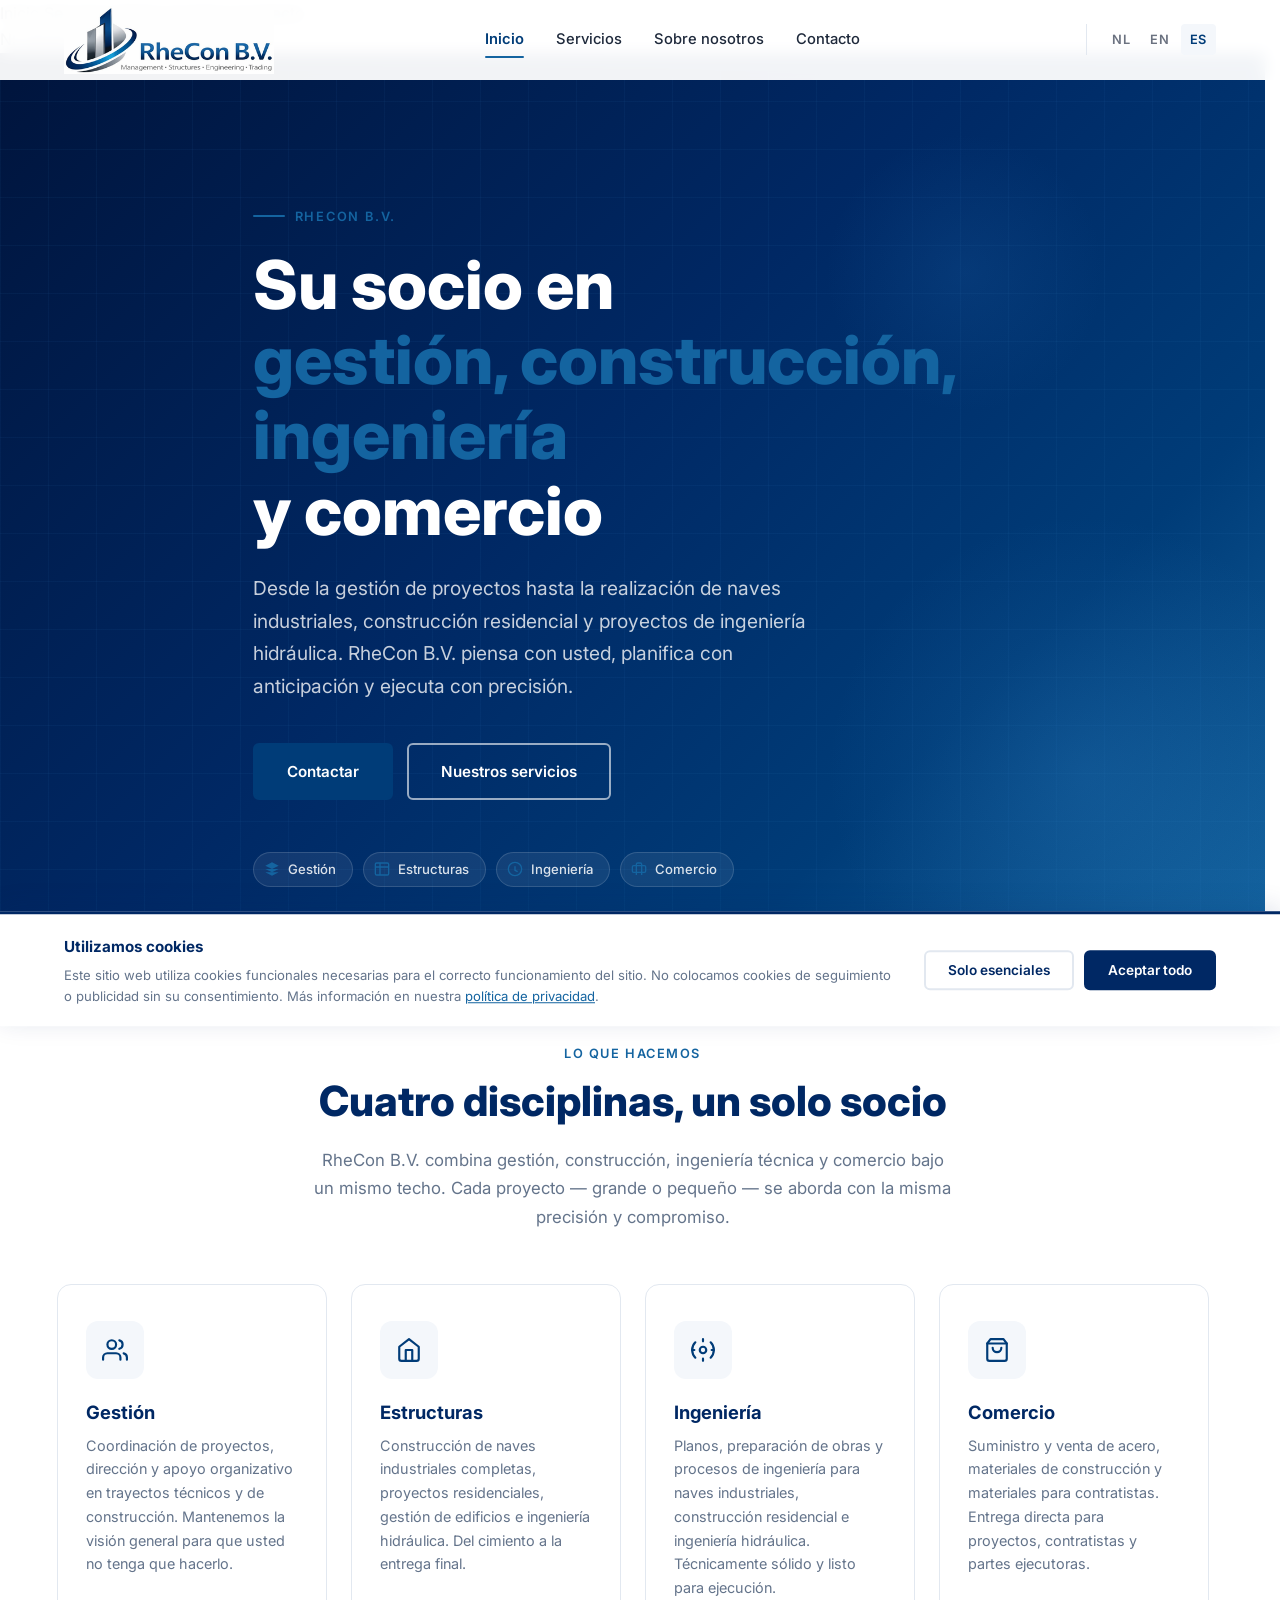
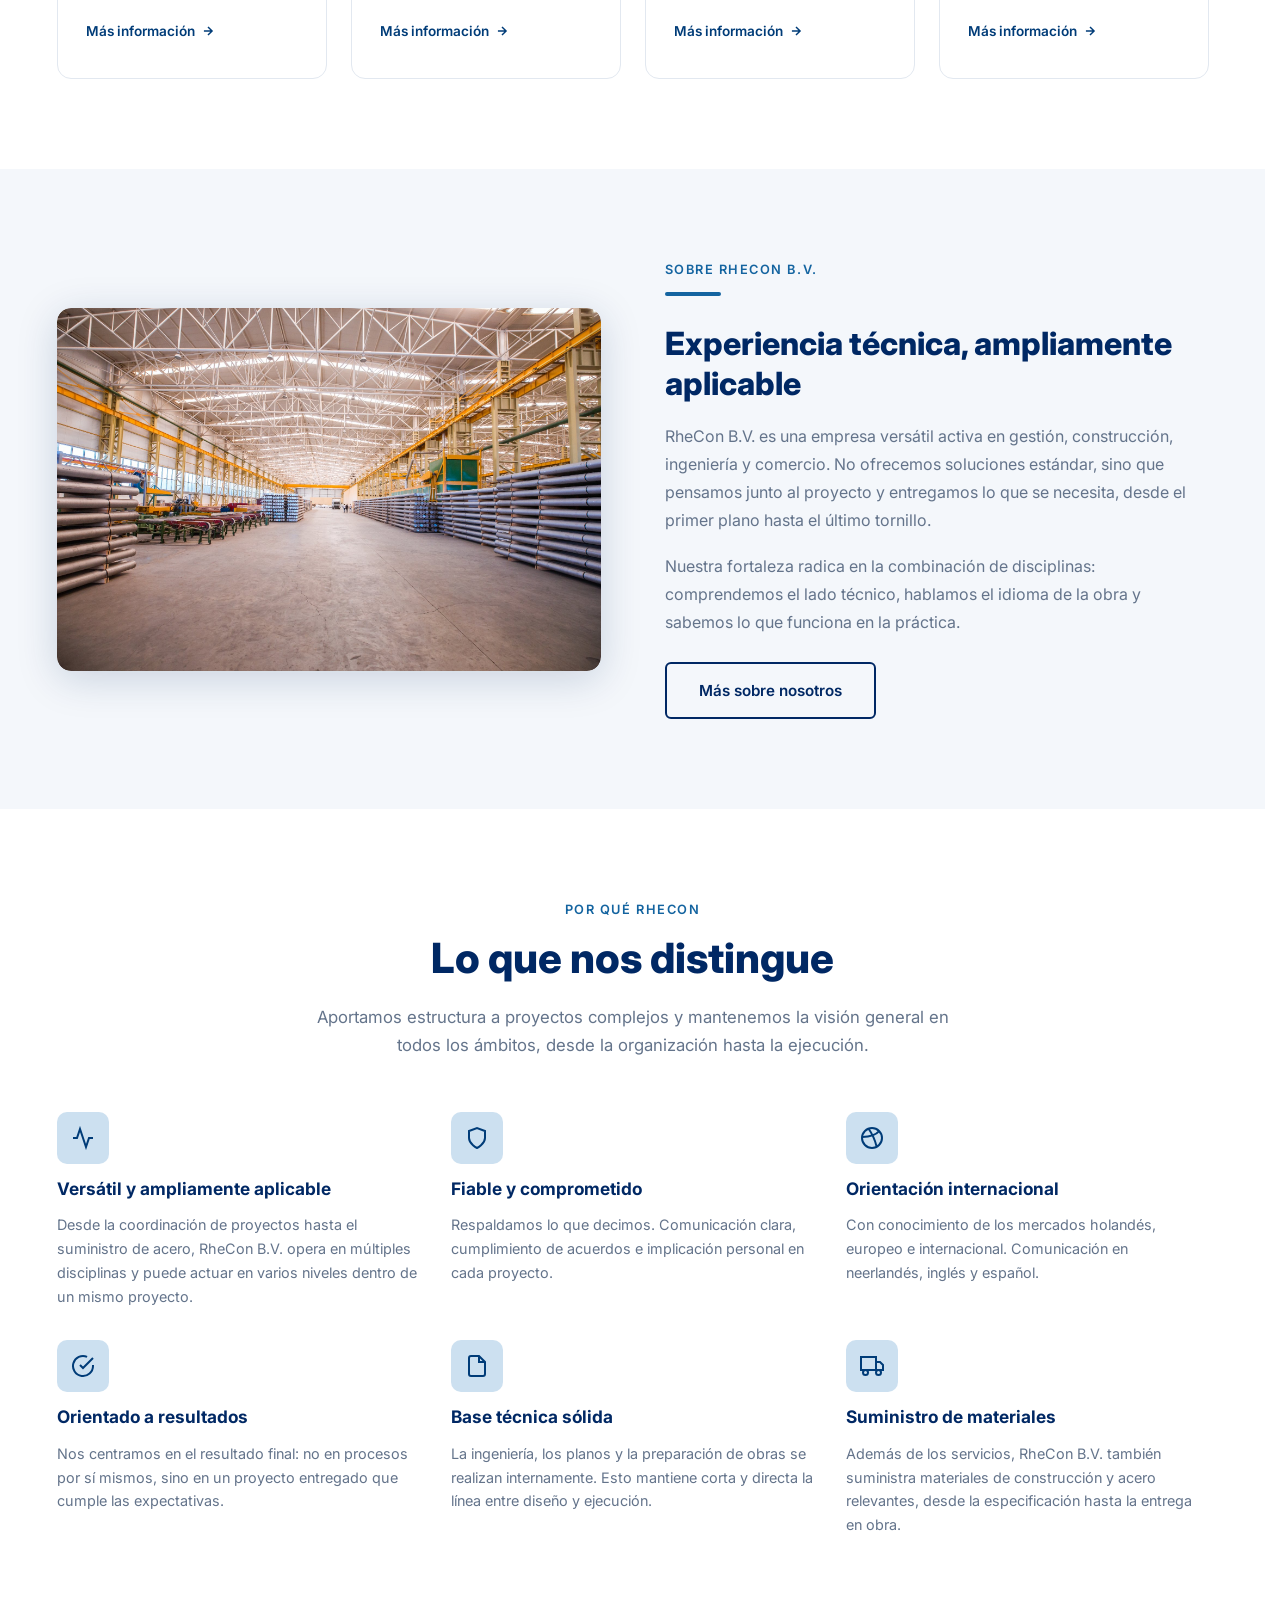
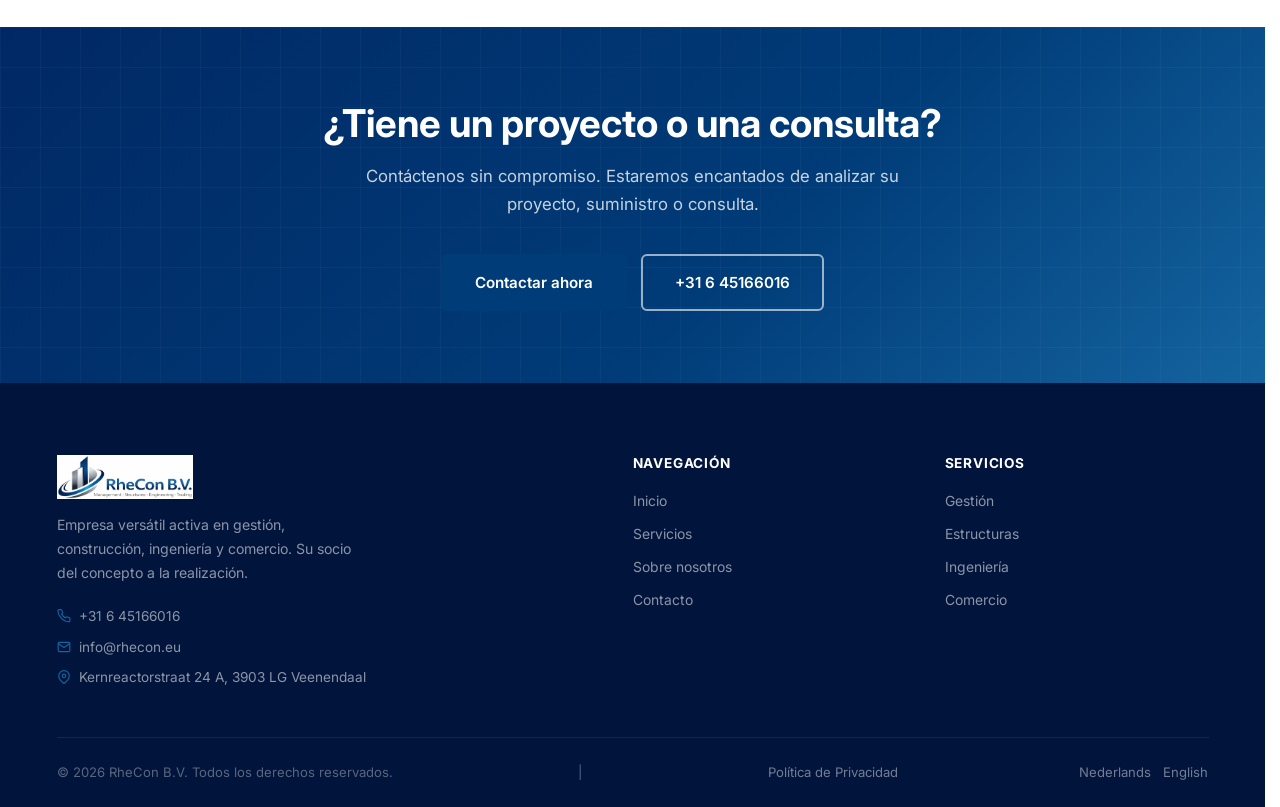
<file: es/index.html>
<!DOCTYPE html>
<html lang="es">
<head>
  <meta charset="UTF-8" />
  <meta name="viewport" content="width=device-width, initial-scale=1.0" />
  <title>RheCon B.V. — Gestión · Estructuras · Ingeniería · Comercio</title>
  <link rel="icon" type="image/x-icon" href="../assets/img/favicon.ico">
  <link rel="icon" type="image/png" sizes="32x32" href="../assets/img/favicon-32.png">
  <link rel="apple-touch-icon" href="../assets/img/apple-touch-icon.png">
  <meta name="description" content="RheCon B.V. es su socio total en gestión de proyectos, construcción, ingeniería y comercio. Desde naves industriales hasta construcción residencial e ingeniería hidráulica." />
  <link rel="canonical" href="https://www.rhecon.nl/es/" />
  <link rel="preload" href="https://fonts.googleapis.com/css2?family=Inter:wght@400;500;600;700;800&display=swap" as="style" onload="this.onload=null;this.rel='stylesheet'" />
  <noscript><link rel="stylesheet" href="https://fonts.googleapis.com/css2?family=Inter:wght@400;500;600;700;800&display=swap" /></noscript>
  <link rel="stylesheet" href="../assets/css/style.css" />
</head>
<body>

  <header class="site-header" role="banner">
    <div class="container header-inner">
      <a href="index.html" class="logo" aria-label="RheCon B.V. — inicio">
        <img src="../assets/img/logo.png" alt="RheCon B.V. logo" onerror="this.style.display='none';this.nextElementSibling.style.display='block';" />
        <span class="logo-fallback" style="display:none;">Rhe<span>Con</span> B.V.</span>
      </a>
      <nav class="main-nav" aria-label="Navegación principal">
        <a href="index.html" class="active">Inicio</a>
        <a href="servicios.html">Servicios</a>
        <a href="sobre-nosotros.html">Sobre nosotros</a>
        <a href="contacto.html">Contacto</a>
      </nav>
      <div class="lang-switcher" aria-label="Elegir idioma">
        <a href="../index.html">NL</a>
        <a href="../en/index.html">EN</a>
        <a href="index.html" class="active" aria-current="true">ES</a>
      </div>
      <button class="nav-toggle" aria-label="Abrir menú" aria-expanded="false" aria-controls="mobileMenu">
        <span></span><span></span><span></span>
      </button>
    </div>
  </header>

  <nav class="nav-menu" id="mobileMenu" aria-label="Navegación móvil">
    <a href="index.html">Inicio</a>
    <a href="servicios.html">Servicios</a>
    <a href="sobre-nosotros.html">Sobre nosotros</a>
    <a href="contacto.html">Contacto</a>
    <div class="lang-row">
      <a href="../index.html">NL</a>
      <a href="../en/index.html">EN</a>
      <a href="index.html" class="active">ES</a>
    </div>
  </nav>

  <main>

    <section class="hero" aria-label="Introducción RheCon B.V.">
      <div class="hero-shape" aria-hidden="true"></div>
      <div class="hero-shape2" aria-hidden="true"></div>
      <div class="container">
        <div class="hero-content">
          <div class="hero-eyebrow">RheCon B.V.</div>
          <h1>
            Su socio en<br>
            <em>gestión, construcción, ingeniería</em><br>
            y comercio
          </h1>
          <p class="hero-sub">
            Desde la gestión de proyectos hasta la realización de naves industriales, construcción residencial y proyectos de ingeniería hidráulica. RheCon B.V. piensa con usted, planifica con anticipación y ejecuta con precisión.
          </p>
          <div class="hero-actions">
            <a href="contacto.html" class="btn btn--primary">
               Contactar
            </a>
            <a href="servicios.html" class="btn btn--outline">
               Nuestros servicios
            </a>
          </div>
          <div class="hero-badges">
            <span class="hero-badge"><svg xmlns="http://www.w3.org/2000/svg" width="16" height="16" fill="currentColor" viewBox="0 0 24 24" aria-hidden="true"><path d="M12 2L2 7l10 5 10-5-10-5zM2 17l10 5 10-5M2 12l10 5 10-5"/></svg>Gestión</span>
            <span class="hero-badge"><svg xmlns="http://www.w3.org/2000/svg" width="16" height="16" fill="none" stroke="currentColor" stroke-width="2" viewBox="0 0 24 24" aria-hidden="true"><rect x="2" y="3" width="20" height="18" rx="2"/><path d="M2 9h20M9 3v18"/></svg>Estructuras</span>
            <span class="hero-badge"><svg xmlns="http://www.w3.org/2000/svg" width="16" height="16" fill="none" stroke="currentColor" stroke-width="2" viewBox="0 0 24 24" aria-hidden="true"><path d="M12 2a10 10 0 1 0 0 20 10 10 0 0 0 0-20zm0 6v6l4 2"/></svg>Ingeniería</span>
            <span class="hero-badge"><svg xmlns="http://www.w3.org/2000/svg" width="16" height="16" fill="none" stroke="currentColor" stroke-width="2" viewBox="0 0 24 24" aria-hidden="true"><path d="M20 7H4a2 2 0 0 0-2 2v6a2 2 0 0 0 2 2h16a2 2 0 0 0 2-2V9a2 2 0 0 0-2-2z"/><path d="M16 21V5a2 2 0 0 0-2-2h-4a2 2 0 0 0-2 2v16"/></svg>Comercio</span>
          </div>
        </div>
      </div>
    </section>

    <section class="section" id="servicios">
      <div class="container">
        <div class="centered-header">
          <span class="section-tag">Lo que hacemos</span>
          <h2 class="section-title">Cuatro disciplinas, un solo socio</h2>
          <p class="section-subtitle">RheCon B.V. combina gestión, construcción, ingeniería técnica y comercio bajo un mismo techo. Cada proyecto — grande o pequeño — se aborda con la misma precisión y compromiso.</p>
        </div>
        <div class="services-grid">
          <article class="service-card animate-fade">
            <div class="service-icon" aria-hidden="true"><svg xmlns="http://www.w3.org/2000/svg" width="26" height="26" fill="none" stroke="currentColor" stroke-width="2" stroke-linecap="round" stroke-linejoin="round" viewBox="0 0 24 24"><path d="M17 21v-2a4 4 0 0 0-4-4H5a4 4 0 0 0-4 4v2"/><circle cx="9" cy="7" r="4"/><path d="M23 21v-2a4 4 0 0 0-3-3.87M16 3.13a4 4 0 0 1 0 7.75"/></svg></div>
            <h3>Gestión</h3>
            <p>Coordinación de proyectos, dirección y apoyo organizativo en trayectos técnicos y de construcción. Mantenemos la visión general para que usted no tenga que hacerlo.</p>
            <a href="servicios.html#gestion" class="card-link">Más información <svg xmlns="http://www.w3.org/2000/svg" fill="none" stroke="currentColor" stroke-width="2.5" viewBox="0 0 24 24" aria-hidden="true"><path d="M5 12h14M12 5l7 7-7 7"/></svg></a>
          </article>
          <article class="service-card animate-fade">
            <div class="service-icon" aria-hidden="true"><svg xmlns="http://www.w3.org/2000/svg" width="26" height="26" fill="none" stroke="currentColor" stroke-width="2" stroke-linecap="round" stroke-linejoin="round" viewBox="0 0 24 24"><path d="M3 9l9-7 9 7v11a2 2 0 0 1-2 2H5a2 2 0 0 1-2-2z"/><polyline points="9 22 9 12 15 12 15 22"/></svg></div>
            <h3>Estructuras</h3>
            <p>Construcción de naves industriales completas, proyectos residenciales, gestión de edificios e ingeniería hidráulica. Del cimiento a la entrega final.</p>
            <a href="servicios.html#estructuras" class="card-link">Más información <svg xmlns="http://www.w3.org/2000/svg" fill="none" stroke="currentColor" stroke-width="2.5" viewBox="0 0 24 24" aria-hidden="true"><path d="M5 12h14M12 5l7 7-7 7"/></svg></a>
          </article>
          <article class="service-card animate-fade">
            <div class="service-icon" aria-hidden="true"><svg xmlns="http://www.w3.org/2000/svg" width="26" height="26" fill="none" stroke="currentColor" stroke-width="2" stroke-linecap="round" stroke-linejoin="round" viewBox="0 0 24 24"><circle cx="12" cy="12" r="3"/><path d="M19.07 4.93a10 10 0 0 1 0 14.14M4.93 4.93a10 10 0 0 0 0 14.14"/><path d="M12 2v2M12 20v2M2 12h2M20 12h2"/></svg></div>
            <h3>Ingeniería</h3>
            <p>Planos, preparación de obras y procesos de ingeniería para naves industriales, construcción residencial e ingeniería hidráulica. Técnicamente sólido y listo para ejecución.</p>
            <a href="servicios.html#ingenieria" class="card-link">Más información <svg xmlns="http://www.w3.org/2000/svg" fill="none" stroke="currentColor" stroke-width="2.5" viewBox="0 0 24 24" aria-hidden="true"><path d="M5 12h14M12 5l7 7-7 7"/></svg></a>
          </article>
          <article class="service-card animate-fade">
            <div class="service-icon" aria-hidden="true"><svg xmlns="http://www.w3.org/2000/svg" width="26" height="26" fill="none" stroke="currentColor" stroke-width="2" stroke-linecap="round" stroke-linejoin="round" viewBox="0 0 24 24"><path d="M6 2 3 6v14a2 2 0 0 0 2 2h14a2 2 0 0 0 2-2V6l-3-4z"/><line x1="3" y1="6" x2="21" y2="6"/><path d="M16 10a4 4 0 0 1-8 0"/></svg></div>
            <h3>Comercio</h3>
            <p>Suministro y venta de acero, materiales de construcción y materiales para contratistas. Entrega directa para proyectos, contratistas y partes ejecutoras.</p>
            <a href="servicios.html#comercio" class="card-link">Más información <svg xmlns="http://www.w3.org/2000/svg" fill="none" stroke="currentColor" stroke-width="2.5" viewBox="0 0 24 24" aria-hidden="true"><path d="M5 12h14M12 5l7 7-7 7"/></svg></a>
          </article>
        </div>
      </div>
    </section>

    <section class="section section--light">
      <div class="container">
        <div class="two-col">
          <div class="two-col-img">
            <img src="../assets/img/img-industrial.jpg" alt="Instalaciones industriales RheCon" style="width:100%;height:100%;object-fit:cover;min-height:340px;border-radius:var(--radius-lg);" loading="lazy">
          </div>
          <div class="two-col-text">
            <span class="section-tag">Sobre RheCon B.V.</span>
            <div class="divider divider--left"></div>
            <h2 class="section-title">Experiencia técnica, ampliamente aplicable</h2>
            <p>RheCon B.V. es una empresa versátil activa en gestión, construcción, ingeniería y comercio. No ofrecemos soluciones estándar, sino que pensamos junto al proyecto y entregamos lo que se necesita, desde el primer plano hasta el último tornillo.</p>
            <p>Nuestra fortaleza radica en la combinación de disciplinas: comprendemos el lado técnico, hablamos el idioma de la obra y sabemos lo que funciona en la práctica.</p>
            <a href="sobre-nosotros.html" class="btn btn--outline-dark" style="margin-top:8px;"> Más sobre nosotros</a>
          </div>
        </div>
      </div>
    </section>

    <section class="section">
      <div class="container">
        <div class="centered-header">
          <span class="section-tag">Por qué RheCon</span>
          <h2 class="section-title">Lo que nos distingue</h2>
          <p class="section-subtitle">Aportamos estructura a proyectos complejos y mantenemos la visión general en todos los ámbitos, desde la organización hasta la ejecución.</p>
        </div>
        <div class="why-grid">
          <div class="why-item animate-fade"><div class="why-icon" aria-hidden="true"><svg xmlns="http://www.w3.org/2000/svg" width="24" height="24" fill="none" stroke="currentColor" stroke-width="2" viewBox="0 0 24 24"><polyline points="22 12 18 12 15 21 9 3 6 12 2 12"/></svg></div><h3>Versátil y ampliamente aplicable</h3><p>Desde la coordinación de proyectos hasta el suministro de acero, RheCon B.V. opera en múltiples disciplinas y puede actuar en varios niveles dentro de un mismo proyecto.</p></div>
          <div class="why-item animate-fade"><div class="why-icon" aria-hidden="true"><svg xmlns="http://www.w3.org/2000/svg" width="24" height="24" fill="none" stroke="currentColor" stroke-width="2" viewBox="0 0 24 24"><path d="M12 22s8-4 8-10V5l-8-3-8 3v7c0 6 8 10 8 10z"/></svg></div><h3>Fiable y comprometido</h3><p>Respaldamos lo que decimos. Comunicación clara, cumplimiento de acuerdos e implicación personal en cada proyecto.</p></div>
          <div class="why-item animate-fade"><div class="why-icon" aria-hidden="true"><svg xmlns="http://www.w3.org/2000/svg" width="24" height="24" fill="none" stroke="currentColor" stroke-width="2" viewBox="0 0 24 24"><circle cx="12" cy="12" r="10"/><path d="M8.56 2.75c4.37 6.03 6.02 9.42 8.03 17.72m2.54-15.38c-3.72 4.35-8.94 5.66-16.88 5.85"/></svg></div><h3>Orientación internacional</h3><p>Con conocimiento de los mercados holandés, europeo e internacional. Comunicación en neerlandés, inglés y español.</p></div>
          <div class="why-item animate-fade"><div class="why-icon" aria-hidden="true"><svg xmlns="http://www.w3.org/2000/svg" width="24" height="24" fill="none" stroke="currentColor" stroke-width="2" viewBox="0 0 24 24"><path d="M22 11.08V12a10 10 0 1 1-5.93-9.14"/><polyline points="22 4 12 14.01 9 11.01"/></svg></div><h3>Orientado a resultados</h3><p>Nos centramos en el resultado final: no en procesos por sí mismos, sino en un proyecto entregado que cumple las expectativas.</p></div>
          <div class="why-item animate-fade"><div class="why-icon" aria-hidden="true"><svg xmlns="http://www.w3.org/2000/svg" width="24" height="24" fill="none" stroke="currentColor" stroke-width="2" viewBox="0 0 24 24"><path d="M14 2H6a2 2 0 0 0-2 2v16a2 2 0 0 0 2 2h12a2 2 0 0 0 2-2V8z"/><polyline points="14 2 14 8 20 8"/></svg></div><h3>Base técnica sólida</h3><p>La ingeniería, los planos y la preparación de obras se realizan internamente. Esto mantiene corta y directa la línea entre diseño y ejecución.</p></div>
          <div class="why-item animate-fade"><div class="why-icon" aria-hidden="true"><svg xmlns="http://www.w3.org/2000/svg" width="24" height="24" fill="none" stroke="currentColor" stroke-width="2" viewBox="0 0 24 24"><rect x="1" y="3" width="15" height="13"/><polygon points="16 8 20 8 23 11 23 16 16 16 16 8"/><circle cx="5.5" cy="18.5" r="2.5"/><circle cx="18.5" cy="18.5" r="2.5"/></svg></div><h3>Suministro de materiales</h3><p>Además de los servicios, RheCon B.V. también suministra materiales de construcción y acero relevantes, desde la especificación hasta la entrega en obra.</p></div>
        </div>
      </div>
    </section>

    <section class="cta-banner" aria-label="Llamada a la acción">
      <div class="container">
        <h2>¿Tiene un proyecto o una consulta?</h2>
        <p>Contáctenos sin compromiso. Estaremos encantados de analizar su proyecto, suministro o consulta.</p>
        <div class="cta-actions">
          <a href="contacto.html" class="btn btn--primary"> Contactar ahora</a>
          <a href="tel:+31645166016" class="btn btn--outline"> +31 6 45166016</a>
        </div>
      </div>
    </section>

  </main>

  <footer class="site-footer" role="contentinfo">
    <div class="container">
      <div class="footer-main">
        <div class="footer-brand">
          <a href="index.html" class="logo" aria-label="RheCon B.V."><img src="../assets/img/logo.png" alt="RheCon B.V. logo" style="height:44px;" onerror="this.style.display='none';this.nextElementSibling.style.display='block';" /><span class="logo-fallback" style="display:none;">Rhe<span>Con</span> B.V.</span></a>
          <p>Empresa versátil activa en gestión, construcción, ingeniería y comercio. Su socio del concepto a la realización.</p>
          <div class="footer-contact-mini">
            <a href="tel:+31645166016"><svg xmlns="http://www.w3.org/2000/svg" fill="none" stroke="currentColor" stroke-width="2" viewBox="0 0 24 24" aria-hidden="true"><path d="M22 16.92v3a2 2 0 0 1-2.18 2 19.79 19.79 0 0 1-8.63-3.07A19.5 19.5 0 0 1 4.69 12a19.79 19.79 0 0 1-3.07-8.67A2 2 0 0 1 3.6 1.21h3a2 2 0 0 1 2 1.72c.127.96.361 1.903.7 2.81a2 2 0 0 1-.45 2.11L7.91 8.81a16 16 0 0 0 6.29 6.29l.96-.96a2 2 0 0 1 2.11-.45c.907.339 1.85.573 2.81.7A2 2 0 0 1 22 16.92z"/></svg>+31 6 45166016</a>
            <a href="mailto:info@rhecon.eu"><svg xmlns="http://www.w3.org/2000/svg" fill="none" stroke="currentColor" stroke-width="2" viewBox="0 0 24 24" aria-hidden="true"><path d="M4 4h16c1.1 0 2 .9 2 2v12c0 1.1-.9 2-2 2H4c-1.1 0-2-.9-2-2V6c0-1.1.9-2 2-2z"/><polyline points="22,6 12,13 2,6"/></svg>info@rhecon.eu</a>
            <span><svg xmlns="http://www.w3.org/2000/svg" fill="none" stroke="currentColor" stroke-width="2" viewBox="0 0 24 24" aria-hidden="true"><path d="M21 10c0 7-9 13-9 13s-9-6-9-13a9 9 0 0 1 18 0z"/><circle cx="12" cy="10" r="3"/></svg>Kernreactorstraat 24 A, 3903 LG Veenendaal</span>
          </div>
        </div>
        <div class="footer-col"><h4>Navegación</h4><ul><li><a href="index.html">Inicio</a></li><li><a href="servicios.html">Servicios</a></li><li><a href="sobre-nosotros.html">Sobre nosotros</a></li><li><a href="contacto.html">Contacto</a></li></ul></div>
        <div class="footer-col"><h4>Servicios</h4><ul><li><a href="servicios.html#gestion">Gestión</a></li><li><a href="servicios.html#estructuras">Estructuras</a></li><li><a href="servicios.html#ingenieria">Ingeniería</a></li><li><a href="servicios.html#comercio">Comercio</a></li></ul></div>
      </div>
      <div class="footer-bottom">
        <span>&copy; <span id="year"></span> RheCon B.V. Todos los derechos reservados.</span> &nbsp;|&nbsp; <a href="../es/politica-de-privacidad.html">Política de Privacidad</a>
        <div style="display:flex;gap:12px;"><a href="../index.html">Nederlands</a><a href="../en/index.html">English</a></div>
      </div>
    </div>
  </footer>
  <script src="../assets/js/main.js"></script>
  <script>document.getElementById('year').textContent = new Date().getFullYear();</script>

  <!-- Banner de cookies (GDPR) -->
  <div class="cookie-banner hidden" id="cookieBanner" role="dialog" aria-live="polite" aria-label="Aviso de cookies">
    <div class="container cookie-banner-inner">
      <div class="cookie-text">
        <strong>Utilizamos cookies</strong>
        <p>
          Este sitio web utiliza cookies funcionales necesarias para el correcto funcionamiento del sitio.
          No colocamos cookies de seguimiento o publicidad sin su consentimiento.
          Más información en nuestra <a href="../es/politica-de-privacidad.html">política de privacidad</a>.
        </p>
      </div>
      <div class="cookie-actions">
        <button class="cookie-btn cookie-btn--decline" id="cookieDecline" type="button">Solo esenciales</button>
        <button class="cookie-btn cookie-btn--accept"  id="cookieAccept"  type="button">Aceptar todo</button>
      </div>
    </div>
  </div>
</body>
</html>
</file>
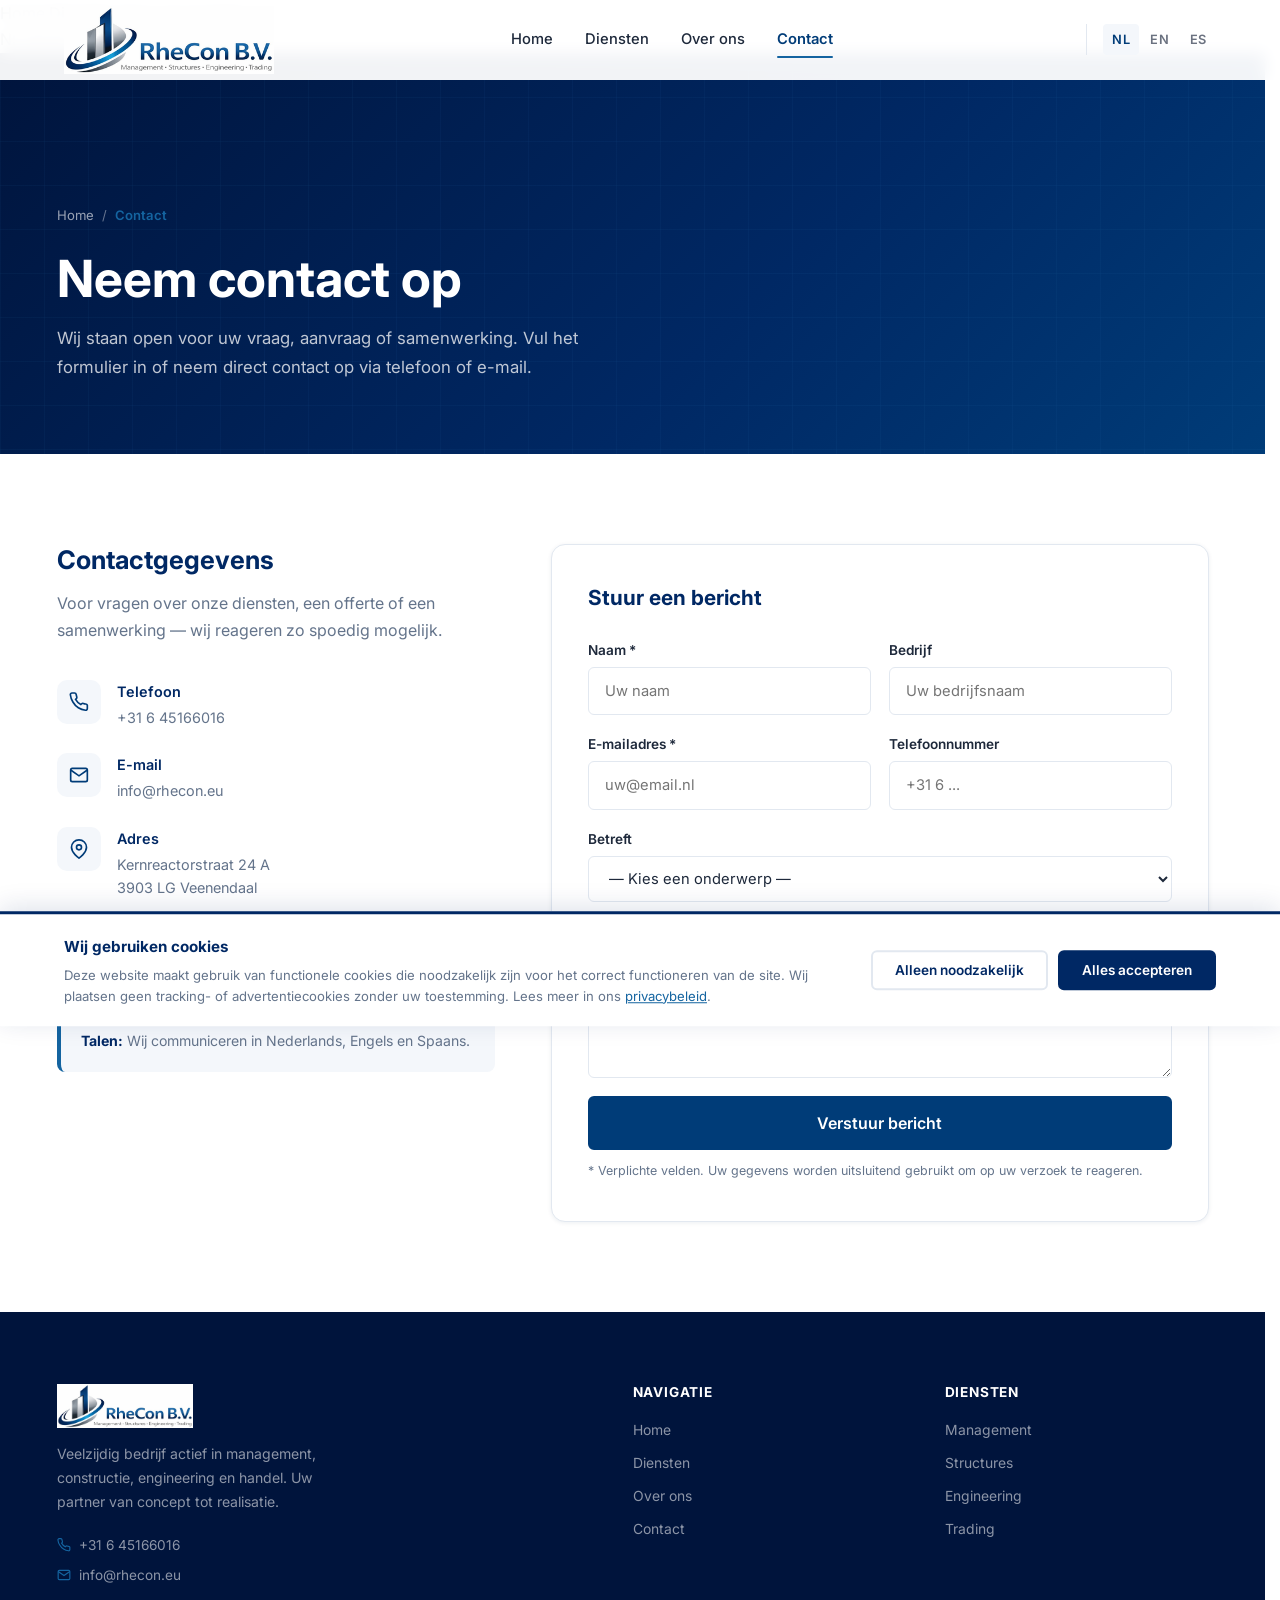
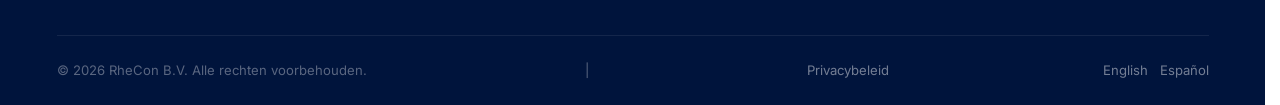
<file: contact.html>
<!DOCTYPE html>
<html lang="nl">
<head>
  <meta charset="UTF-8" />
  <meta name="viewport" content="width=device-width, initial-scale=1.0" />
  <title>Contact — RheCon B.V.</title>
  <link rel="icon" type="image/x-icon" href="assets/img/favicon.ico">
  <link rel="icon" type="image/png" sizes="32x32" href="assets/img/favicon-32.png">
  <link rel="apple-touch-icon" href="assets/img/apple-touch-icon.png">
  <meta name="description" content="Neem contact op met RheCon B.V. via telefoon, e-mail of het contactformulier. Wij reageren zo snel mogelijk op uw vraag of aanvraag." />
  <link rel="canonical" href="https://www.rhecon.nl/contact.html" />

  <link rel="preload" href="https://fonts.googleapis.com/css2?family=Inter:wght@400;500;600;700;800&display=swap" as="style" onload="this.onload=null;this.rel='stylesheet'" />
  <noscript><link rel="stylesheet" href="https://fonts.googleapis.com/css2?family=Inter:wght@400;500;600;700;800&display=swap" /></noscript>
  <link rel="stylesheet" href="assets/css/style.css" />
</head>
<body>

  <header class="site-header" role="banner">
    <div class="container header-inner">
      <a href="index.html" class="logo" aria-label="RheCon B.V. — naar startpagina">
        <img src="assets/img/logo.png" alt="RheCon B.V. logo" onerror="this.style.display='none';this.nextElementSibling.style.display='block';" />
        <span class="logo-fallback" style="display:none;">Rhe<span>Con</span> B.V.</span>
      </a>
      <nav class="main-nav" aria-label="Hoofdnavigatie">
        <a href="index.html">Home</a>
        <a href="diensten.html">Diensten</a>
        <a href="over-ons.html">Over ons</a>
        <a href="contact.html" class="active">Contact</a>
      </nav>
      <div class="lang-switcher" aria-label="Taal kiezen">
        <a href="contact.html" class="active">NL</a>
        <a href="en/contact.html">EN</a>
        <a href="es/contacto.html">ES</a>
      </div>
      <button class="nav-toggle" aria-label="Menu openen" aria-expanded="false" aria-controls="mobileMenu">
        <span></span><span></span><span></span>
      </button>
    </div>
  </header>

  <nav class="nav-menu" id="mobileMenu" aria-label="Mobiele navigatie">
    <a href="index.html">Home</a>
    <a href="diensten.html">Diensten</a>
    <a href="over-ons.html">Over ons</a>
    <a href="contact.html">Contact</a>
    <div class="lang-row">
      <a href="contact.html" class="active">NL</a>
      <a href="en/contact.html">EN</a>
      <a href="es/contacto.html">ES</a>
    </div>
  </nav>

  <main>

    <header class="page-header">
      <div class="container">
        <nav class="breadcrumb" aria-label="Paginapad">
          <a href="index.html">Home</a>
          <span aria-hidden="true">/</span>
          <span class="current">Contact</span>
        </nav>
        <h1>Neem contact op</h1>
        <p>Wij staan open voor uw vraag, aanvraag of samenwerking. Vul het formulier in of neem direct contact op via telefoon of e-mail.</p>
      </div>
    </header>

    <section class="section">
      <div class="container">
        <div class="contact-layout">

          <!-- Contact info -->
          <div class="contact-info-block">
            <h2>Contactgegevens</h2>
            <p>Voor vragen over onze diensten, een offerte of een samenwerking — wij reageren zo spoedig mogelijk.</p>

            <div class="contact-info-items">

              <div class="contact-info-item">
                <div class="ci-icon" aria-hidden="true">
                  <svg xmlns="http://www.w3.org/2000/svg" fill="none" stroke="currentColor" stroke-width="2" viewBox="0 0 24 24"><path d="M22 16.92v3a2 2 0 0 1-2.18 2 19.79 19.79 0 0 1-8.63-3.07A19.5 19.5 0 0 1 4.69 12a19.79 19.79 0 0 1-3.07-8.67A2 2 0 0 1 3.6 1.21h3a2 2 0 0 1 2 1.72c.127.96.361 1.903.7 2.81a2 2 0 0 1-.45 2.11L7.91 8.81a16 16 0 0 0 6.29 6.29l.96-.96a2 2 0 0 1 2.11-.45c.907.339 1.85.573 2.81.7A2 2 0 0 1 22 16.92z"/></svg>
                </div>
                <div class="ci-text">
                  <strong>Telefoon</strong>
                  <a href="tel:+31645166016">+31 6 45166016</a>
                </div>
              </div>

              <div class="contact-info-item">
                <div class="ci-icon" aria-hidden="true">
                  <svg xmlns="http://www.w3.org/2000/svg" fill="none" stroke="currentColor" stroke-width="2" viewBox="0 0 24 24"><path d="M4 4h16c1.1 0 2 .9 2 2v12c0 1.1-.9 2-2 2H4c-1.1 0-2-.9-2-2V6c0-1.1.9-2 2-2z"/><polyline points="22,6 12,13 2,6"/></svg>
                </div>
                <div class="ci-text">
                  <strong>E-mail</strong>
                  <a href="mailto:info@rhecon.eu">info@rhecon.eu</a>
                </div>
              </div>

              <div class="contact-info-item">
                <div class="ci-icon" aria-hidden="true">
                  <svg xmlns="http://www.w3.org/2000/svg" fill="none" stroke="currentColor" stroke-width="2" viewBox="0 0 24 24"><path d="M21 10c0 7-9 13-9 13s-9-6-9-13a9 9 0 0 1 18 0z"/><circle cx="12" cy="10" r="3"/></svg>
                </div>
                <div class="ci-text">
                  <strong>Adres</strong>
                  <span>Kernreactorstraat 24 A<br>3903 LG Veenendaal</span>
                </div>
              </div>

              <div class="contact-info-item">
                <div class="ci-icon" aria-hidden="true">
                  <svg xmlns="http://www.w3.org/2000/svg" fill="none" stroke="currentColor" stroke-width="2" viewBox="0 0 24 24"><circle cx="12" cy="12" r="10"/><polyline points="12 6 12 12 16 14"/></svg>
                </div>
                <div class="ci-text">
                  <strong>Reactietijd</strong>
                  <span>Wij reageren doorgaans binnen 1 werkdag</span>
                </div>
              </div>

            </div>

            <!-- Language notice -->
            <div style="margin-top:36px;padding:20px;background:var(--clr-light);border-radius:var(--radius);border-left:4px solid var(--clr-accent);">
              <p style="font-size:.88rem;color:var(--clr-text-light);line-height:1.6;margin:0;">
                <strong style="color:var(--clr-primary);">Talen:</strong> Wij communiceren in Nederlands, Engels en Spaans.
              </p>
            </div>

          </div>

          <!-- Contact form -->
          <div class="contact-form-wrap">
            <h3>Stuur een bericht</h3>

            <!--
              TECHNISCHE NOOT:
              Dit formulier is visueel volledig uitgewerkt. Om het werkend te maken:
              1. Maak een gratis account aan op https://formspree.io
              2. Maak een nieuw formulier aan en kopieer uw endpoint-URL
              3. Vervang het action-attribuut hieronder:
                 action="https://formspree.io/f/UWFORMID"
              4. Voeg method="POST" toe (staat er al).
              Dat is alles — geen server of backend nodig.
            -->
            <form
              class="contact-form"
              action="https://formspree.io/f/meepjdda"
              method="POST"
              novalidate
              aria-label="Contactformulier"
            >
              <div class="form-row">
                <div class="form-group">
                  <label for="naam">Naam <span aria-hidden="true">*</span></label>
                  <input
                    type="text"
                    id="naam"
                    name="naam"
                    placeholder="Uw naam"
                    required
                    autocomplete="name"
                  />
                </div>
                <div class="form-group">
                  <label for="bedrijf">Bedrijf</label>
                  <input
                    type="text"
                    id="bedrijf"
                    name="bedrijf"
                    placeholder="Uw bedrijfsnaam"
                    autocomplete="organization"
                  />
                </div>
              </div>

              <div class="form-row">
                <div class="form-group">
                  <label for="email">E-mailadres <span aria-hidden="true">*</span></label>
                  <input
                    type="email"
                    id="email"
                    name="email"
                    placeholder="uw@email.nl"
                    required
                    autocomplete="email"
                  />
                </div>
                <div class="form-group">
                  <label for="telefoon">Telefoonnummer</label>
                  <input
                    type="tel"
                    id="telefoon"
                    name="telefoon"
                    placeholder="+31 6 ..."
                    autocomplete="tel"
                  />
                </div>
              </div>

              <div class="form-group">
                <label for="dienst">Betreft</label>
                <select id="dienst" name="dienst">
                  <option value="">— Kies een onderwerp —</option>
                  <option value="management">Management</option>
                  <option value="structures">Structures / Bouw</option>
                  <option value="engineering">Engineering / Werkvoorbereiding</option>
                  <option value="trading">Trading / Materialen</option>
                  <option value="overig">Overig</option>
                </select>
              </div>

              <div class="form-group">
                <label for="bericht">Bericht <span aria-hidden="true">*</span></label>
                <textarea
                  id="bericht"
                  name="bericht"
                  placeholder="Beschrijf uw vraag of project zo specifiek mogelijk..."
                  required
                  minlength="20"
                ></textarea>
              </div>

              <button type="submit" class="btn btn--primary form-submit">
                
                Verstuur bericht
              </button>

              <div class="form-success" role="alert">
                
                Uw bericht is verzonden. Wij nemen zo spoedig mogelijk contact met u op.
              </div>

              <p class="form-note">
                * Verplichte velden. Uw gegevens worden uitsluitend gebruikt om op uw verzoek te reageren.
              </p>
            </form>
          </div>

        </div>
      </div>
    </section>

  </main>

  <footer class="site-footer" role="contentinfo">
    <div class="container">
      <div class="footer-main">
        <div class="footer-brand">
          <a href="index.html" class="logo" aria-label="RheCon B.V.">
            <img src="assets/img/logo.png" alt="RheCon B.V. logo" style="height:44px;" onerror="this.style.display='none';this.nextElementSibling.style.display='block';" />
            <span class="logo-fallback" style="display:none;">Rhe<span>Con</span> B.V.</span>
          </a>
          <p>Veelzijdig bedrijf actief in management, constructie, engineering en handel. Uw partner van concept tot realisatie.</p>
          <div class="footer-contact-mini">
            <a href="tel:+31645166016"><svg xmlns="http://www.w3.org/2000/svg" fill="none" stroke="currentColor" stroke-width="2" viewBox="0 0 24 24" aria-hidden="true"><path d="M22 16.92v3a2 2 0 0 1-2.18 2 19.79 19.79 0 0 1-8.63-3.07A19.5 19.5 0 0 1 4.69 12a19.79 19.79 0 0 1-3.07-8.67A2 2 0 0 1 3.6 1.21h3a2 2 0 0 1 2 1.72c.127.96.361 1.903.7 2.81a2 2 0 0 1-.45 2.11L7.91 8.81a16 16 0 0 0 6.29 6.29l.96-.96a2 2 0 0 1 2.11-.45c.907.339 1.85.573 2.81.7A2 2 0 0 1 22 16.92z"/></svg>+31 6 45166016</a>
            <a href="mailto:info@rhecon.eu"><svg xmlns="http://www.w3.org/2000/svg" fill="none" stroke="currentColor" stroke-width="2" viewBox="0 0 24 24" aria-hidden="true"><path d="M4 4h16c1.1 0 2 .9 2 2v12c0 1.1-.9 2-2 2H4c-1.1 0-2-.9-2-2V6c0-1.1.9-2 2-2z"/><polyline points="22,6 12,13 2,6"/></svg>info@rhecon.eu</a>
          </div>
        </div>
        <div class="footer-col">
          <h4>Navigatie</h4>
          <ul>
            <li><a href="index.html">Home</a></li>
            <li><a href="diensten.html">Diensten</a></li>
            <li><a href="over-ons.html">Over ons</a></li>
            <li><a href="contact.html">Contact</a></li>
          </ul>
        </div>
        <div class="footer-col">
          <h4>Diensten</h4>
          <ul>
            <li><a href="diensten.html#management">Management</a></li>
            <li><a href="diensten.html#structures">Structures</a></li>
            <li><a href="diensten.html#engineering">Engineering</a></li>
            <li><a href="diensten.html#trading">Trading</a></li>
          </ul>
        </div>
      </div>
      <div class="footer-bottom">
        <span>&copy; <span id="year"></span> RheCon B.V. Alle rechten voorbehouden.</span> &nbsp;|&nbsp; <a href="privacybeleid.html">Privacybeleid</a>
        <div style="display:flex;gap:12px;"><a href="en/contact.html">English</a><a href="es/contacto.html">Español</a></div>
      </div>
    </div>
  </footer>

  <script src="assets/js/main.js"></script>
  <script>document.getElementById('year').textContent = new Date().getFullYear();</script>

  <!-- Cookie consent banner (AVG/GDPR) -->
  <div class="cookie-banner hidden" id="cookieBanner" role="dialog" aria-live="polite" aria-label="Cookiemelding">
    <div class="container cookie-banner-inner">
      <div class="cookie-text">
        <strong>Wij gebruiken cookies</strong>
        <p>
          Deze website maakt gebruik van functionele cookies die noodzakelijk zijn voor het correct functioneren van de site.
          Wij plaatsen geen tracking- of advertentiecookies zonder uw toestemming.
          Lees meer in ons <a href="privacybeleid.html">privacybeleid</a>.
        </p>
      </div>
      <div class="cookie-actions">
        <button class="cookie-btn cookie-btn--decline" id="cookieDecline" type="button">Alleen noodzakelijk</button>
        <button class="cookie-btn cookie-btn--accept"  id="cookieAccept"  type="button">Alles accepteren</button>
      </div>
    </div>
  </div>
</body>
</html>
</file>
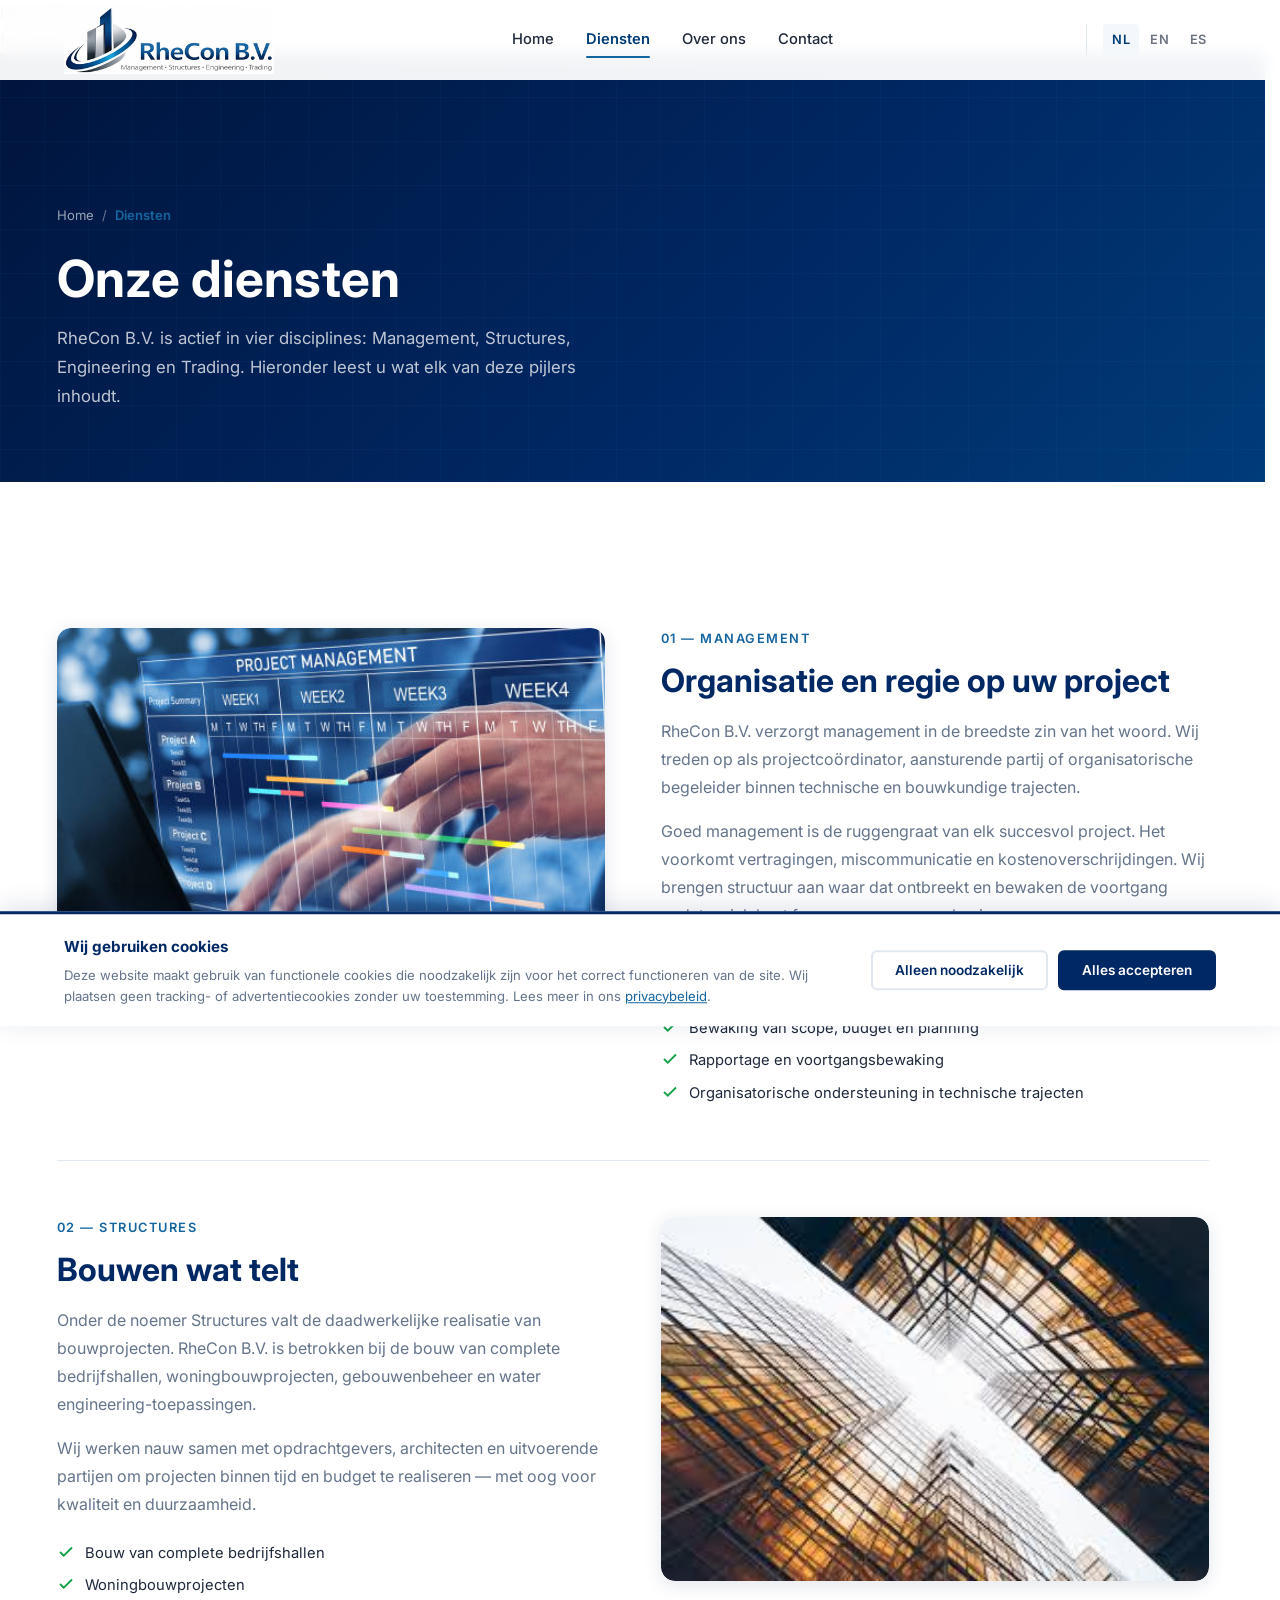
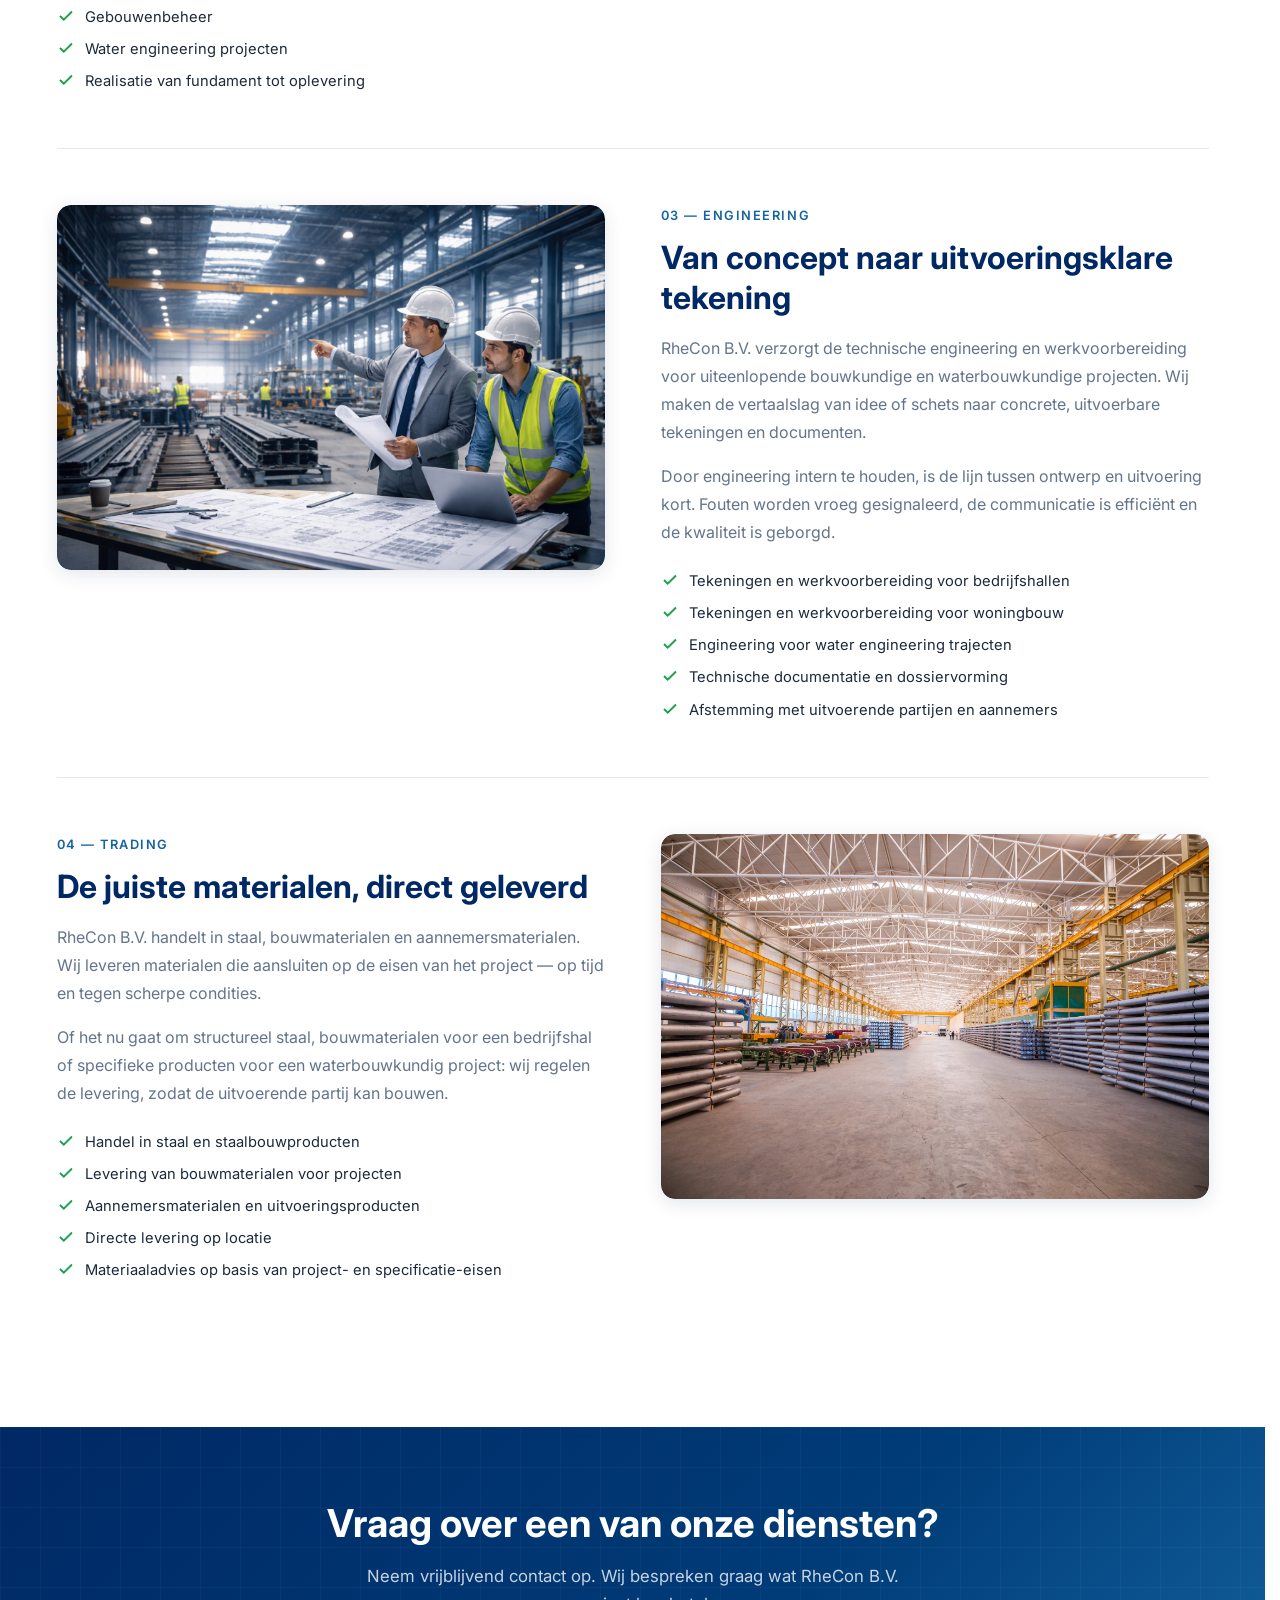
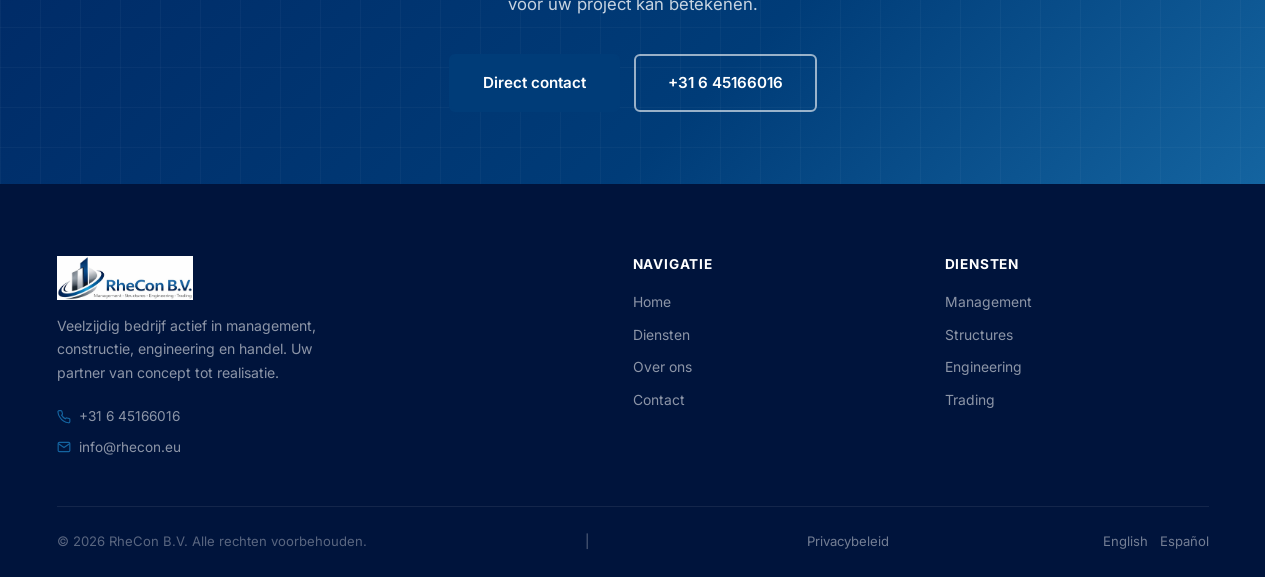
<file: diensten.html>
<!DOCTYPE html>
<html lang="nl">
<head>
  <meta charset="UTF-8" />
  <meta name="viewport" content="width=device-width, initial-scale=1.0" />
  <title>Diensten — RheCon B.V.</title>
  <link rel="icon" type="image/x-icon" href="assets/img/favicon.ico">
  <link rel="icon" type="image/png" sizes="32x32" href="assets/img/favicon-32.png">
  <link rel="apple-touch-icon" href="assets/img/apple-touch-icon.png">
  <meta name="description" content="Ontdek de vier disciplines van RheCon B.V.: Management, Structures (bouw van bedrijfshallen en woningbouw), Engineering (tekeningen en werkvoorbereiding) en Trading (staal en bouwmaterialen)." />
  <link rel="canonical" href="https://www.rhecon.nl/diensten.html" />

  <link rel="preload" href="https://fonts.googleapis.com/css2?family=Inter:wght@400;500;600;700;800&display=swap" as="style" onload="this.onload=null;this.rel='stylesheet'" />
  <noscript><link rel="stylesheet" href="https://fonts.googleapis.com/css2?family=Inter:wght@400;500;600;700;800&display=swap" /></noscript>
  <link rel="stylesheet" href="assets/css/style.css" />
</head>
<body>

  <header class="site-header" role="banner">
    <div class="container header-inner">
      <a href="index.html" class="logo" aria-label="RheCon B.V. — naar startpagina">
        <img src="assets/img/logo.png" alt="RheCon B.V. logo" onerror="this.style.display='none';this.nextElementSibling.style.display='block';" />
        <span class="logo-fallback" style="display:none;">Rhe<span>Con</span> B.V.</span>
      </a>
      <nav class="main-nav" aria-label="Hoofdnavigatie">
        <a href="index.html">Home</a>
        <a href="diensten.html" class="active">Diensten</a>
        <a href="over-ons.html">Over ons</a>
        <a href="contact.html">Contact</a>
      </nav>
      <div class="lang-switcher" aria-label="Taal kiezen">
        <a href="diensten.html" class="active">NL</a>
        <a href="en/services.html">EN</a>
        <a href="es/servicios.html">ES</a>
      </div>
      <button class="nav-toggle" aria-label="Menu openen" aria-expanded="false" aria-controls="mobileMenu">
        <span></span><span></span><span></span>
      </button>
    </div>
  </header>

  <nav class="nav-menu" id="mobileMenu" aria-label="Mobiele navigatie">
    <a href="index.html">Home</a>
    <a href="diensten.html">Diensten</a>
    <a href="over-ons.html">Over ons</a>
    <a href="contact.html">Contact</a>
    <div class="lang-row">
      <a href="diensten.html" class="active">NL</a>
      <a href="en/services.html">EN</a>
      <a href="es/servicios.html">ES</a>
    </div>
  </nav>

  <main>

    <header class="page-header">
      <div class="container">
        <nav class="breadcrumb" aria-label="Paginapad">
          <a href="index.html">Home</a>
          <span aria-hidden="true">/</span>
          <span class="current">Diensten</span>
        </nav>
        <h1>Onze diensten</h1>
        <p>RheCon B.V. is actief in vier disciplines: Management, Structures, Engineering en Trading. Hieronder leest u wat elk van deze pijlers inhoudt.</p>
      </div>
    </header>

    <section class="section">
      <div class="container">

        <!-- ── 1. Management ── -->
        <div class="service-detail" id="management">
          <div class="service-detail-img">
            <img src="assets/img/img-management.jpg" alt="Project management planning" style="width:100%;height:100%;object-fit:cover;min-height:360px;border-radius:var(--radius-lg);" loading="lazy">
          </div>
          <div class="service-detail-content animate-fade">
            <span class="section-tag">01 — Management</span>
            <h2>Organisatie en regie op uw project</h2>
            <p>
              RheCon B.V. verzorgt management in de breedste zin van het woord. Wij treden op als projectcoördinator, aansturende partij of organisatorische begeleider binnen technische en bouwkundige trajecten.
            </p>
            <p>
              Goed management is de ruggengraat van elk succesvol project. Het voorkomt vertragingen, miscommunicatie en kostenoverschrijdingen. Wij brengen structuur aan waar dat ontbreekt en bewaken de voortgang zodat u zich kunt focussen op uw core business.
            </p>
            <ul class="check-list">
              <li>
                <svg xmlns="http://www.w3.org/2000/svg" fill="none" stroke="currentColor" stroke-width="2.5" viewBox="0 0 24 24" aria-hidden="true"><polyline points="20 6 9 17 4 12"/></svg>
                Projectcoördinatie en planning
              </li>
              <li>
                <svg xmlns="http://www.w3.org/2000/svg" fill="none" stroke="currentColor" stroke-width="2.5" viewBox="0 0 24 24" aria-hidden="true"><polyline points="20 6 9 17 4 12"/></svg>
                Aansturing van uitvoerende partijen
              </li>
              <li>
                <svg xmlns="http://www.w3.org/2000/svg" fill="none" stroke="currentColor" stroke-width="2.5" viewBox="0 0 24 24" aria-hidden="true"><polyline points="20 6 9 17 4 12"/></svg>
                Bewaking van scope, budget en planning
              </li>
              <li>
                <svg xmlns="http://www.w3.org/2000/svg" fill="none" stroke="currentColor" stroke-width="2.5" viewBox="0 0 24 24" aria-hidden="true"><polyline points="20 6 9 17 4 12"/></svg>
                Rapportage en voortgangsbewaking
              </li>
              <li>
                <svg xmlns="http://www.w3.org/2000/svg" fill="none" stroke="currentColor" stroke-width="2.5" viewBox="0 0 24 24" aria-hidden="true"><polyline points="20 6 9 17 4 12"/></svg>
                Organisatorische ondersteuning in technische trajecten
              </li>
            </ul>
          </div>
        </div>

        <!-- ── 2. Structures ── -->
        <div class="service-detail service-detail--reverse" id="structures">
          <div class="service-detail-img">
            <img src="assets/img/img-office.jpg" alt="Constructie en structures" style="width:100%;height:100%;object-fit:cover;min-height:360px;border-radius:var(--radius-lg);" loading="lazy">
          </div>
          <div class="service-detail-content animate-fade">
            <span class="section-tag">02 — Structures</span>
            <h2>Bouwen wat telt</h2>
            <p>
              Onder de noemer Structures valt de daadwerkelijke realisatie van bouwprojecten. RheCon B.V. is betrokken bij de bouw van complete bedrijfshallen, woningbouwprojecten, gebouwenbeheer en water engineering-toepassingen.
            </p>
            <p>
              Wij werken nauw samen met opdrachtgevers, architecten en uitvoerende partijen om projecten binnen tijd en budget te realiseren — met oog voor kwaliteit en duurzaamheid.
            </p>
            <ul class="check-list">
              <li>
                <svg xmlns="http://www.w3.org/2000/svg" fill="none" stroke="currentColor" stroke-width="2.5" viewBox="0 0 24 24" aria-hidden="true"><polyline points="20 6 9 17 4 12"/></svg>
                Bouw van complete bedrijfshallen
              </li>
              <li>
                <svg xmlns="http://www.w3.org/2000/svg" fill="none" stroke="currentColor" stroke-width="2.5" viewBox="0 0 24 24" aria-hidden="true"><polyline points="20 6 9 17 4 12"/></svg>
                Woningbouwprojecten
              </li>
              <li>
                <svg xmlns="http://www.w3.org/2000/svg" fill="none" stroke="currentColor" stroke-width="2.5" viewBox="0 0 24 24" aria-hidden="true"><polyline points="20 6 9 17 4 12"/></svg>
                Gebouwenbeheer
              </li>
              <li>
                <svg xmlns="http://www.w3.org/2000/svg" fill="none" stroke="currentColor" stroke-width="2.5" viewBox="0 0 24 24" aria-hidden="true"><polyline points="20 6 9 17 4 12"/></svg>
                Water engineering projecten
              </li>
              <li>
                <svg xmlns="http://www.w3.org/2000/svg" fill="none" stroke="currentColor" stroke-width="2.5" viewBox="0 0 24 24" aria-hidden="true"><polyline points="20 6 9 17 4 12"/></svg>
                Realisatie van fundament tot oplevering
              </li>
            </ul>
          </div>
        </div>

        <!-- ── 3. Engineering ── -->
        <div class="service-detail" id="engineering">
          <div class="service-detail-img">
            <img src="assets/img/img-engineering.jpg" alt="Engineering en techniek" style="width:100%;height:100%;object-fit:cover;min-height:360px;border-radius:var(--radius-lg);" loading="lazy">
          </div>
          <div class="service-detail-content animate-fade">
            <span class="section-tag">03 — Engineering</span>
            <h2>Van concept naar uitvoeringsklare tekening</h2>
            <p>
              RheCon B.V. verzorgt de technische engineering en werkvoorbereiding voor uiteenlopende bouwkundige en waterbouwkundige projecten. Wij maken de vertaalslag van idee of schets naar concrete, uitvoerbare tekeningen en documenten.
            </p>
            <p>
              Door engineering intern te houden, is de lijn tussen ontwerp en uitvoering kort. Fouten worden vroeg gesignaleerd, de communicatie is efficiënt en de kwaliteit is geborgd.
            </p>
            <ul class="check-list">
              <li>
                <svg xmlns="http://www.w3.org/2000/svg" fill="none" stroke="currentColor" stroke-width="2.5" viewBox="0 0 24 24" aria-hidden="true"><polyline points="20 6 9 17 4 12"/></svg>
                Tekeningen en werkvoorbereiding voor bedrijfshallen
              </li>
              <li>
                <svg xmlns="http://www.w3.org/2000/svg" fill="none" stroke="currentColor" stroke-width="2.5" viewBox="0 0 24 24" aria-hidden="true"><polyline points="20 6 9 17 4 12"/></svg>
                Tekeningen en werkvoorbereiding voor woningbouw
              </li>
              <li>
                <svg xmlns="http://www.w3.org/2000/svg" fill="none" stroke="currentColor" stroke-width="2.5" viewBox="0 0 24 24" aria-hidden="true"><polyline points="20 6 9 17 4 12"/></svg>
                Engineering voor water engineering trajecten
              </li>
              <li>
                <svg xmlns="http://www.w3.org/2000/svg" fill="none" stroke="currentColor" stroke-width="2.5" viewBox="0 0 24 24" aria-hidden="true"><polyline points="20 6 9 17 4 12"/></svg>
                Technische documentatie en dossiervorming
              </li>
              <li>
                <svg xmlns="http://www.w3.org/2000/svg" fill="none" stroke="currentColor" stroke-width="2.5" viewBox="0 0 24 24" aria-hidden="true"><polyline points="20 6 9 17 4 12"/></svg>
                Afstemming met uitvoerende partijen en aannemers
              </li>
            </ul>
          </div>
        </div>

        <!-- ── 4. Trading ── -->
        <div class="service-detail service-detail--reverse" id="trading">
          <div class="service-detail-img">
            <img src="assets/img/img-industrial.jpg" alt="Trading en handel" style="width:100%;height:100%;object-fit:cover;min-height:360px;border-radius:var(--radius-lg);" loading="lazy">
          </div>
          <div class="service-detail-content animate-fade">
            <span class="section-tag">04 — Trading</span>
            <h2>De juiste materialen, direct geleverd</h2>
            <p>
              RheCon B.V. handelt in staal, bouwmaterialen en aannemersmaterialen. Wij leveren materialen die aansluiten op de eisen van het project — op tijd en tegen scherpe condities.
            </p>
            <p>
              Of het nu gaat om structureel staal, bouwmaterialen voor een bedrijfshal of specifieke producten voor een waterbouwkundig project: wij regelen de levering, zodat de uitvoerende partij kan bouwen.
            </p>
            <ul class="check-list">
              <li>
                <svg xmlns="http://www.w3.org/2000/svg" fill="none" stroke="currentColor" stroke-width="2.5" viewBox="0 0 24 24" aria-hidden="true"><polyline points="20 6 9 17 4 12"/></svg>
                Handel in staal en staalbouwproducten
              </li>
              <li>
                <svg xmlns="http://www.w3.org/2000/svg" fill="none" stroke="currentColor" stroke-width="2.5" viewBox="0 0 24 24" aria-hidden="true"><polyline points="20 6 9 17 4 12"/></svg>
                Levering van bouwmaterialen voor projecten
              </li>
              <li>
                <svg xmlns="http://www.w3.org/2000/svg" fill="none" stroke="currentColor" stroke-width="2.5" viewBox="0 0 24 24" aria-hidden="true"><polyline points="20 6 9 17 4 12"/></svg>
                Aannemersmaterialen en uitvoeringsproducten
              </li>
              <li>
                <svg xmlns="http://www.w3.org/2000/svg" fill="none" stroke="currentColor" stroke-width="2.5" viewBox="0 0 24 24" aria-hidden="true"><polyline points="20 6 9 17 4 12"/></svg>
                Directe levering op locatie
              </li>
              <li>
                <svg xmlns="http://www.w3.org/2000/svg" fill="none" stroke="currentColor" stroke-width="2.5" viewBox="0 0 24 24" aria-hidden="true"><polyline points="20 6 9 17 4 12"/></svg>
                Materiaaladvies op basis van project- en specificatie-eisen
              </li>
            </ul>
          </div>
        </div>

      </div>
    </section>

    <!-- CTA -->
    <section class="cta-banner" aria-label="Contactoproep">
      <div class="container">
        <h2>Vraag over een van onze diensten?</h2>
        <p>Neem vrijblijvend contact op. Wij bespreken graag wat RheCon B.V. voor uw project kan betekenen.</p>
        <div class="cta-actions">
          <a href="contact.html" class="btn btn--primary">
             Direct contact
          </a>
          <a href="tel:+31645166016" class="btn btn--outline">
             +31 6 45166016
          </a>
        </div>
      </div>
    </section>

  </main>

  <footer class="site-footer" role="contentinfo">
    <div class="container">
      <div class="footer-main">
        <div class="footer-brand">
          <a href="index.html" class="logo" aria-label="RheCon B.V.">
            <img src="assets/img/logo.png" alt="RheCon B.V. logo" style="height:44px;" onerror="this.style.display='none';this.nextElementSibling.style.display='block';" />
            <span class="logo-fallback" style="display:none;">Rhe<span>Con</span> B.V.</span>
          </a>
          <p>Veelzijdig bedrijf actief in management, constructie, engineering en handel. Uw partner van concept tot realisatie.</p>
          <div class="footer-contact-mini">
            <a href="tel:+31645166016"><svg xmlns="http://www.w3.org/2000/svg" fill="none" stroke="currentColor" stroke-width="2" viewBox="0 0 24 24" aria-hidden="true"><path d="M22 16.92v3a2 2 0 0 1-2.18 2 19.79 19.79 0 0 1-8.63-3.07A19.5 19.5 0 0 1 4.69 12a19.79 19.79 0 0 1-3.07-8.67A2 2 0 0 1 3.6 1.21h3a2 2 0 0 1 2 1.72c.127.96.361 1.903.7 2.81a2 2 0 0 1-.45 2.11L7.91 8.81a16 16 0 0 0 6.29 6.29l.96-.96a2 2 0 0 1 2.11-.45c.907.339 1.85.573 2.81.7A2 2 0 0 1 22 16.92z"/></svg>+31 6 45166016</a>
            <a href="mailto:info@rhecon.eu"><svg xmlns="http://www.w3.org/2000/svg" fill="none" stroke="currentColor" stroke-width="2" viewBox="0 0 24 24" aria-hidden="true"><path d="M4 4h16c1.1 0 2 .9 2 2v12c0 1.1-.9 2-2 2H4c-1.1 0-2-.9-2-2V6c0-1.1.9-2 2-2z"/><polyline points="22,6 12,13 2,6"/></svg>info@rhecon.eu</a>
          </div>
        </div>
        <div class="footer-col">
          <h4>Navigatie</h4>
          <ul>
            <li><a href="index.html">Home</a></li>
            <li><a href="diensten.html">Diensten</a></li>
            <li><a href="over-ons.html">Over ons</a></li>
            <li><a href="contact.html">Contact</a></li>
          </ul>
        </div>
        <div class="footer-col">
          <h4>Diensten</h4>
          <ul>
            <li><a href="#management">Management</a></li>
            <li><a href="#structures">Structures</a></li>
            <li><a href="#engineering">Engineering</a></li>
            <li><a href="#trading">Trading</a></li>
          </ul>
        </div>
      </div>
      <div class="footer-bottom">
        <span>&copy; <span id="year"></span> RheCon B.V. Alle rechten voorbehouden.</span> &nbsp;|&nbsp; <a href="privacybeleid.html">Privacybeleid</a>
        <div style="display:flex;gap:12px;"><a href="en/services.html">English</a><a href="es/servicios.html">Español</a></div>
      </div>
    </div>
  </footer>

  <script src="assets/js/main.js"></script>
  <script>document.getElementById('year').textContent = new Date().getFullYear();</script>

  <!-- Cookie consent banner (AVG/GDPR) -->
  <div class="cookie-banner hidden" id="cookieBanner" role="dialog" aria-live="polite" aria-label="Cookiemelding">
    <div class="container cookie-banner-inner">
      <div class="cookie-text">
        <strong>Wij gebruiken cookies</strong>
        <p>
          Deze website maakt gebruik van functionele cookies die noodzakelijk zijn voor het correct functioneren van de site.
          Wij plaatsen geen tracking- of advertentiecookies zonder uw toestemming.
          Lees meer in ons <a href="privacybeleid.html">privacybeleid</a>.
        </p>
      </div>
      <div class="cookie-actions">
        <button class="cookie-btn cookie-btn--decline" id="cookieDecline" type="button">Alleen noodzakelijk</button>
        <button class="cookie-btn cookie-btn--accept"  id="cookieAccept"  type="button">Alles accepteren</button>
      </div>
    </div>
  </div>
</body>
</html>
</file>
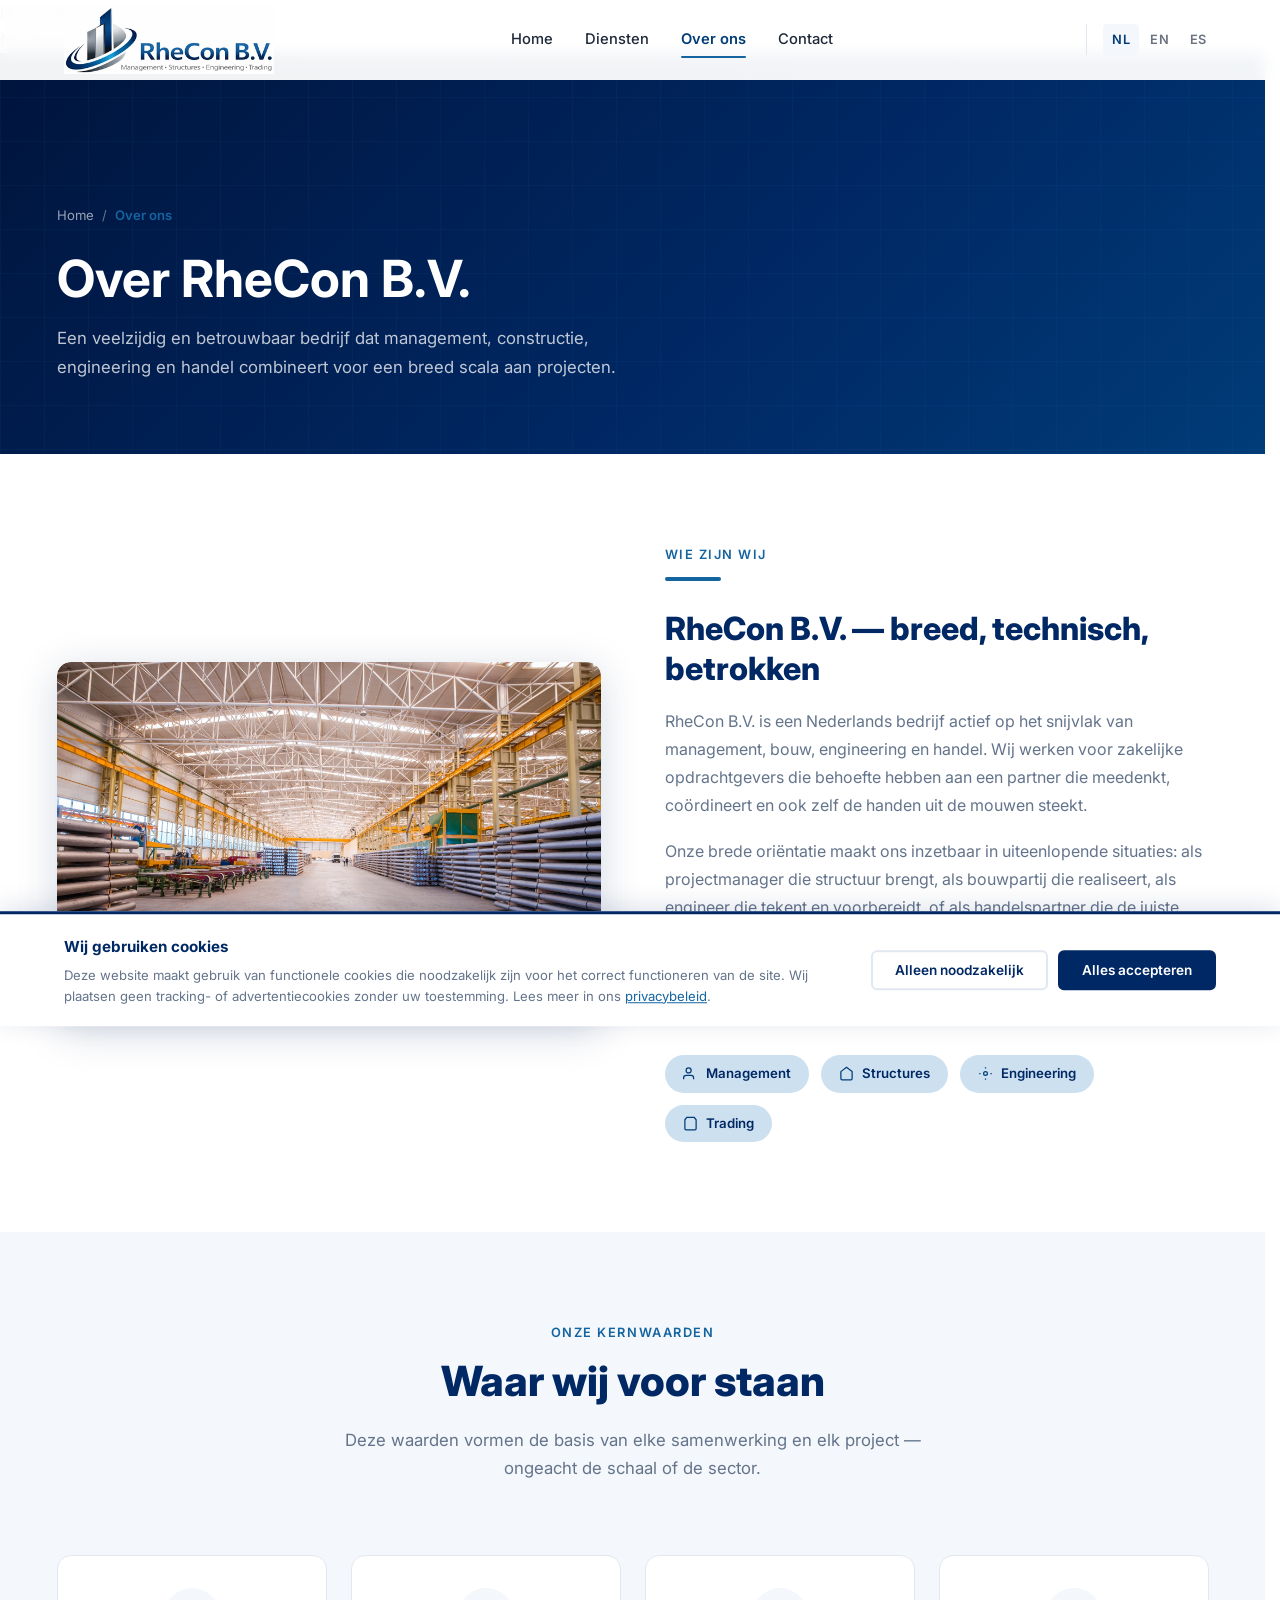
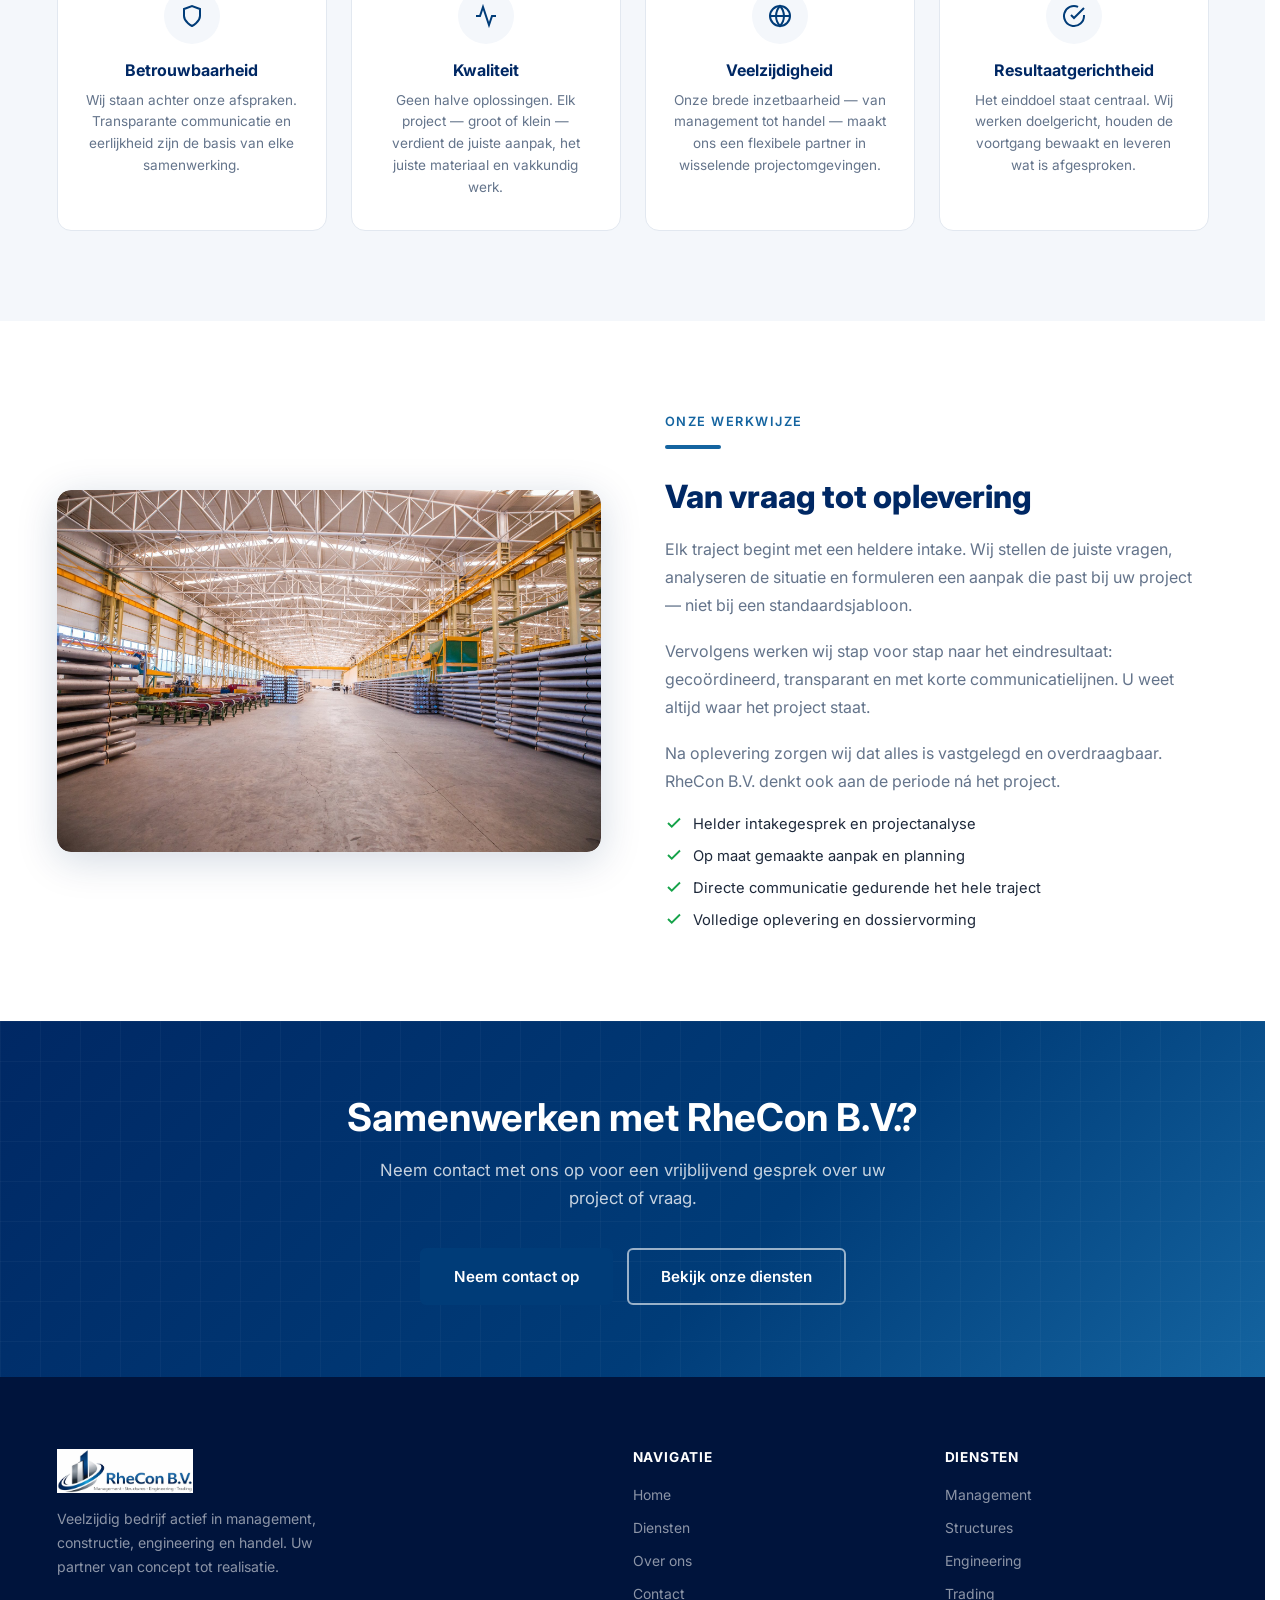
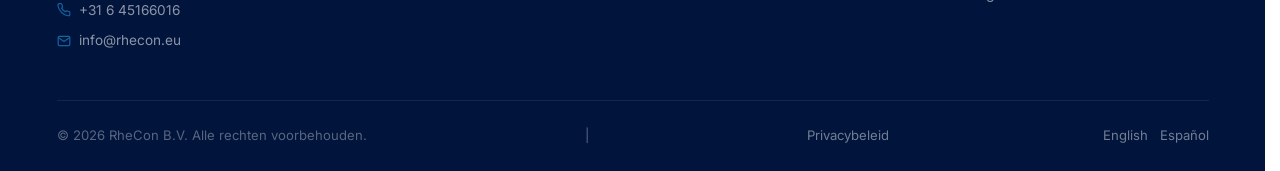
<file: over-ons.html>
<!DOCTYPE html>
<html lang="nl">
<head>
  <meta charset="UTF-8" />
  <meta name="viewport" content="width=device-width, initial-scale=1.0" />
  <title>Over ons — RheCon B.V.</title>
  <link rel="icon" type="image/x-icon" href="assets/img/favicon.ico">
  <link rel="icon" type="image/png" sizes="32x32" href="assets/img/favicon-32.png">
  <link rel="apple-touch-icon" href="assets/img/apple-touch-icon.png">
  <meta name="description" content="Meer over RheCon B.V.: onze achtergrond, werkwijze, kernwaarden en de disciplines waarin wij actief zijn. Management, bouw, engineering en handel." />
  <link rel="canonical" href="https://www.rhecon.nl/over-ons.html" />

  <link rel="preload" href="https://fonts.googleapis.com/css2?family=Inter:wght@400;500;600;700;800&display=swap" as="style" onload="this.onload=null;this.rel='stylesheet'" />
  <noscript><link rel="stylesheet" href="https://fonts.googleapis.com/css2?family=Inter:wght@400;500;600;700;800&display=swap" /></noscript>
  <link rel="stylesheet" href="assets/css/style.css" />
</head>
<body>

  <header class="site-header" role="banner">
    <div class="container header-inner">
      <a href="index.html" class="logo" aria-label="RheCon B.V. — naar startpagina">
        <img src="assets/img/logo.png" alt="RheCon B.V. logo" onerror="this.style.display='none';this.nextElementSibling.style.display='block';" />
        <span class="logo-fallback" style="display:none;">Rhe<span>Con</span> B.V.</span>
      </a>
      <nav class="main-nav" aria-label="Hoofdnavigatie">
        <a href="index.html">Home</a>
        <a href="diensten.html">Diensten</a>
        <a href="over-ons.html" class="active">Over ons</a>
        <a href="contact.html">Contact</a>
      </nav>
      <div class="lang-switcher" aria-label="Taal kiezen">
        <a href="over-ons.html" class="active">NL</a>
        <a href="en/about.html">EN</a>
        <a href="es/sobre-nosotros.html">ES</a>
      </div>
      <button class="nav-toggle" aria-label="Menu openen" aria-expanded="false" aria-controls="mobileMenu">
        <span></span><span></span><span></span>
      </button>
    </div>
  </header>

  <nav class="nav-menu" id="mobileMenu" aria-label="Mobiele navigatie">
    <a href="index.html">Home</a>
    <a href="diensten.html">Diensten</a>
    <a href="over-ons.html">Over ons</a>
    <a href="contact.html">Contact</a>
    <div class="lang-row">
      <a href="over-ons.html" class="active">NL</a>
      <a href="en/about.html">EN</a>
      <a href="es/sobre-nosotros.html">ES</a>
    </div>
  </nav>

  <main>

    <header class="page-header">
      <div class="container">
        <nav class="breadcrumb" aria-label="Paginapad">
          <a href="index.html">Home</a>
          <span aria-hidden="true">/</span>
          <span class="current">Over ons</span>
        </nav>
        <h1>Over RheCon B.V.</h1>
        <p>Een veelzijdig en betrouwbaar bedrijf dat management, constructie, engineering en handel combineert voor een breed scala aan projecten.</p>
      </div>
    </header>

    <!-- Intro -->
    <section class="section">
      <div class="container">
        <div class="two-col">
          <div class="two-col-img">
            <img src="assets/img/img-industrial.jpg" alt="RheCon B.V. bedrijf" style="width:100%;height:100%;object-fit:cover;min-height:340px;border-radius:var(--radius-lg);" loading="lazy">
          </div>
          <div class="two-col-text">
            <span class="section-tag">Wie zijn wij</span>
            <div class="divider divider--left"></div>
            <h2 class="section-title">RheCon B.V. — breed, technisch, betrokken</h2>
            <p>
              RheCon B.V. is een Nederlands bedrijf actief op het snijvlak van management, bouw, engineering en handel. Wij werken voor zakelijke opdrachtgevers die behoefte hebben aan een partner die meedenkt, coördineert en ook zelf de handen uit de mouwen steekt.
            </p>
            <p>
              Onze brede oriëntatie maakt ons inzetbaar in uiteenlopende situaties: als projectmanager die structuur brengt, als bouwpartij die realiseert, als engineer die tekent en voorbereidt, of als handelspartner die de juiste materialen levert.
            </p>
            <p>
              Wij zijn compact, direct en resultaatgericht. Er zitten geen onnodige lagen tussen u en de mensen die het werk doen.
            </p>
            <div class="disciplines-bar">
              <span class="discipline-pill">
                <svg xmlns="http://www.w3.org/2000/svg" width="15" height="15" fill="none" stroke="currentColor" stroke-width="2" viewBox="0 0 24 24" aria-hidden="true"><path d="M17 21v-2a4 4 0 0 0-4-4H5a4 4 0 0 0-4 4v2"/><circle cx="9" cy="7" r="4"/></svg>
                Management
              </span>
              <span class="discipline-pill">
                <svg xmlns="http://www.w3.org/2000/svg" width="15" height="15" fill="none" stroke="currentColor" stroke-width="2" viewBox="0 0 24 24" aria-hidden="true"><path d="M3 9l9-7 9 7v11a2 2 0 0 1-2 2H5a2 2 0 0 1-2-2z"/></svg>
                Structures
              </span>
              <span class="discipline-pill">
                <svg xmlns="http://www.w3.org/2000/svg" width="15" height="15" fill="none" stroke="currentColor" stroke-width="2" viewBox="0 0 24 24" aria-hidden="true"><circle cx="12" cy="12" r="3"/><path d="M12 2v2M12 20v2M2 12h2M20 12h2"/></svg>
                Engineering
              </span>
              <span class="discipline-pill">
                <svg xmlns="http://www.w3.org/2000/svg" width="15" height="15" fill="none" stroke="currentColor" stroke-width="2" viewBox="0 0 24 24" aria-hidden="true"><path d="M6 2 3 6v14a2 2 0 0 0 2 2h14a2 2 0 0 0 2-2V6l-3-4z"/></svg>
                Trading
              </span>
            </div>
          </div>
        </div>
      </div>
    </section>

    <!-- Kernwaarden -->
    <section class="section section--light">
      <div class="container">
        <div class="centered-header">
          <span class="section-tag">Onze kernwaarden</span>
          <h2 class="section-title">Waar wij voor staan</h2>
          <p class="section-subtitle">
            Deze waarden vormen de basis van elke samenwerking en elk project — ongeacht de schaal of de sector.
          </p>
        </div>

        <div class="values-grid">
          <div class="value-card animate-fade">
            <div class="value-icon" aria-hidden="true">
              <svg xmlns="http://www.w3.org/2000/svg" width="24" height="24" fill="none" stroke="currentColor" stroke-width="2" viewBox="0 0 24 24"><path d="M12 22s8-4 8-10V5l-8-3-8 3v7c0 6 8 10 8 10z"/></svg>
            </div>
            <h3>Betrouwbaarheid</h3>
            <p>Wij staan achter onze afspraken. Transparante communicatie en eerlijkheid zijn de basis van elke samenwerking.</p>
          </div>
          <div class="value-card animate-fade">
            <div class="value-icon" aria-hidden="true">
              <svg xmlns="http://www.w3.org/2000/svg" width="24" height="24" fill="none" stroke="currentColor" stroke-width="2" viewBox="0 0 24 24"><polyline points="22 12 18 12 15 21 9 3 6 12 2 12"/></svg>
            </div>
            <h3>Kwaliteit</h3>
            <p>Geen halve oplossingen. Elk project — groot of klein — verdient de juiste aanpak, het juiste materiaal en vakkundig werk.</p>
          </div>
          <div class="value-card animate-fade">
            <div class="value-icon" aria-hidden="true">
              <svg xmlns="http://www.w3.org/2000/svg" width="24" height="24" fill="none" stroke="currentColor" stroke-width="2" viewBox="0 0 24 24"><circle cx="12" cy="12" r="10"/><line x1="2" y1="12" x2="22" y2="12"/><path d="M12 2a15.3 15.3 0 0 1 4 10 15.3 15.3 0 0 1-4 10 15.3 15.3 0 0 1-4-10 15.3 15.3 0 0 1 4-10z"/></svg>
            </div>
            <h3>Veelzijdigheid</h3>
            <p>Onze brede inzetbaarheid — van management tot handel — maakt ons een flexibele partner in wisselende projectomgevingen.</p>
          </div>
          <div class="value-card animate-fade">
            <div class="value-icon" aria-hidden="true">
              <svg xmlns="http://www.w3.org/2000/svg" width="24" height="24" fill="none" stroke="currentColor" stroke-width="2" viewBox="0 0 24 24"><path d="M22 11.08V12a10 10 0 1 1-5.93-9.14"/><polyline points="22 4 12 14.01 9 11.01"/></svg>
            </div>
            <h3>Resultaatgerichtheid</h3>
            <p>Het einddoel staat centraal. Wij werken doelgericht, houden de voortgang bewaakt en leveren wat is afgesproken.</p>
          </div>
        </div>
      </div>
    </section>

    <!-- Werkwijze -->
    <section class="section">
      <div class="container">
        <div class="two-col two-col--text-right">
          <div class="two-col-img">
            <img src="assets/img/img-industrial.jpg" alt="RheCon B.V. bedrijf" style="width:100%;height:100%;object-fit:cover;min-height:340px;border-radius:var(--radius-lg);" loading="lazy">
          </div>
          <div class="two-col-text">
            <span class="section-tag">Onze werkwijze</span>
            <div class="divider divider--left"></div>
            <h2 class="section-title">Van vraag tot oplevering</h2>
            <p>
              Elk traject begint met een heldere intake. Wij stellen de juiste vragen, analyseren de situatie en formuleren een aanpak die past bij uw project — niet bij een standaardsjabloon.
            </p>
            <p>
              Vervolgens werken wij stap voor stap naar het eindresultaat: gecoördineerd, transparant en met korte communicatielijnen. U weet altijd waar het project staat.
            </p>
            <p>
              Na oplevering zorgen wij dat alles is vastgelegd en overdraagbaar. RheCon B.V. denkt ook aan de periode ná het project.
            </p>
            <ul class="check-list" style="margin-top:18px;">
              <li>
                <svg xmlns="http://www.w3.org/2000/svg" fill="none" stroke="currentColor" stroke-width="2.5" viewBox="0 0 24 24" aria-hidden="true"><polyline points="20 6 9 17 4 12"/></svg>
                Helder intakegesprek en projectanalyse
              </li>
              <li>
                <svg xmlns="http://www.w3.org/2000/svg" fill="none" stroke="currentColor" stroke-width="2.5" viewBox="0 0 24 24" aria-hidden="true"><polyline points="20 6 9 17 4 12"/></svg>
                Op maat gemaakte aanpak en planning
              </li>
              <li>
                <svg xmlns="http://www.w3.org/2000/svg" fill="none" stroke="currentColor" stroke-width="2.5" viewBox="0 0 24 24" aria-hidden="true"><polyline points="20 6 9 17 4 12"/></svg>
                Directe communicatie gedurende het hele traject
              </li>
              <li>
                <svg xmlns="http://www.w3.org/2000/svg" fill="none" stroke="currentColor" stroke-width="2.5" viewBox="0 0 24 24" aria-hidden="true"><polyline points="20 6 9 17 4 12"/></svg>
                Volledige oplevering en dossiervorming
              </li>
            </ul>
          </div>
        </div>
      </div>
    </section>

    <!-- CTA -->
    <section class="cta-banner" aria-label="Contactoproep">
      <div class="container">
        <h2>Samenwerken met RheCon B.V.?</h2>
        <p>Neem contact met ons op voor een vrijblijvend gesprek over uw project of vraag.</p>
        <div class="cta-actions">
          <a href="contact.html" class="btn btn--primary">
             Neem contact op
          </a>
          <a href="diensten.html" class="btn btn--outline">
             Bekijk onze diensten
          </a>
        </div>
      </div>
    </section>

  </main>

  <footer class="site-footer" role="contentinfo">
    <div class="container">
      <div class="footer-main">
        <div class="footer-brand">
          <a href="index.html" class="logo" aria-label="RheCon B.V.">
            <img src="assets/img/logo.png" alt="RheCon B.V. logo" style="height:44px;" onerror="this.style.display='none';this.nextElementSibling.style.display='block';" />
            <span class="logo-fallback" style="display:none;">Rhe<span>Con</span> B.V.</span>
          </a>
          <p>Veelzijdig bedrijf actief in management, constructie, engineering en handel. Uw partner van concept tot realisatie.</p>
          <div class="footer-contact-mini">
            <a href="tel:+31645166016"><svg xmlns="http://www.w3.org/2000/svg" fill="none" stroke="currentColor" stroke-width="2" viewBox="0 0 24 24" aria-hidden="true"><path d="M22 16.92v3a2 2 0 0 1-2.18 2 19.79 19.79 0 0 1-8.63-3.07A19.5 19.5 0 0 1 4.69 12a19.79 19.79 0 0 1-3.07-8.67A2 2 0 0 1 3.6 1.21h3a2 2 0 0 1 2 1.72c.127.96.361 1.903.7 2.81a2 2 0 0 1-.45 2.11L7.91 8.81a16 16 0 0 0 6.29 6.29l.96-.96a2 2 0 0 1 2.11-.45c.907.339 1.85.573 2.81.7A2 2 0 0 1 22 16.92z"/></svg>+31 6 45166016</a>
            <a href="mailto:info@rhecon.eu"><svg xmlns="http://www.w3.org/2000/svg" fill="none" stroke="currentColor" stroke-width="2" viewBox="0 0 24 24" aria-hidden="true"><path d="M4 4h16c1.1 0 2 .9 2 2v12c0 1.1-.9 2-2 2H4c-1.1 0-2-.9-2-2V6c0-1.1.9-2 2-2z"/><polyline points="22,6 12,13 2,6"/></svg>info@rhecon.eu</a>
          </div>
        </div>
        <div class="footer-col">
          <h4>Navigatie</h4>
          <ul>
            <li><a href="index.html">Home</a></li>
            <li><a href="diensten.html">Diensten</a></li>
            <li><a href="over-ons.html">Over ons</a></li>
            <li><a href="contact.html">Contact</a></li>
          </ul>
        </div>
        <div class="footer-col">
          <h4>Diensten</h4>
          <ul>
            <li><a href="diensten.html#management">Management</a></li>
            <li><a href="diensten.html#structures">Structures</a></li>
            <li><a href="diensten.html#engineering">Engineering</a></li>
            <li><a href="diensten.html#trading">Trading</a></li>
          </ul>
        </div>
      </div>
      <div class="footer-bottom">
        <span>&copy; <span id="year"></span> RheCon B.V. Alle rechten voorbehouden.</span> &nbsp;|&nbsp; <a href="privacybeleid.html">Privacybeleid</a>
        <div style="display:flex;gap:12px;"><a href="en/about.html">English</a><a href="es/sobre-nosotros.html">Español</a></div>
      </div>
    </div>
  </footer>

  <script src="assets/js/main.js"></script>
  <script>document.getElementById('year').textContent = new Date().getFullYear();</script>

  <!-- Cookie consent banner (AVG/GDPR) -->
  <div class="cookie-banner hidden" id="cookieBanner" role="dialog" aria-live="polite" aria-label="Cookiemelding">
    <div class="container cookie-banner-inner">
      <div class="cookie-text">
        <strong>Wij gebruiken cookies</strong>
        <p>
          Deze website maakt gebruik van functionele cookies die noodzakelijk zijn voor het correct functioneren van de site.
          Wij plaatsen geen tracking- of advertentiecookies zonder uw toestemming.
          Lees meer in ons <a href="privacybeleid.html">privacybeleid</a>.
        </p>
      </div>
      <div class="cookie-actions">
        <button class="cookie-btn cookie-btn--decline" id="cookieDecline" type="button">Alleen noodzakelijk</button>
        <button class="cookie-btn cookie-btn--accept"  id="cookieAccept"  type="button">Alles accepteren</button>
      </div>
    </div>
  </div>
</body>
</html>
</file>
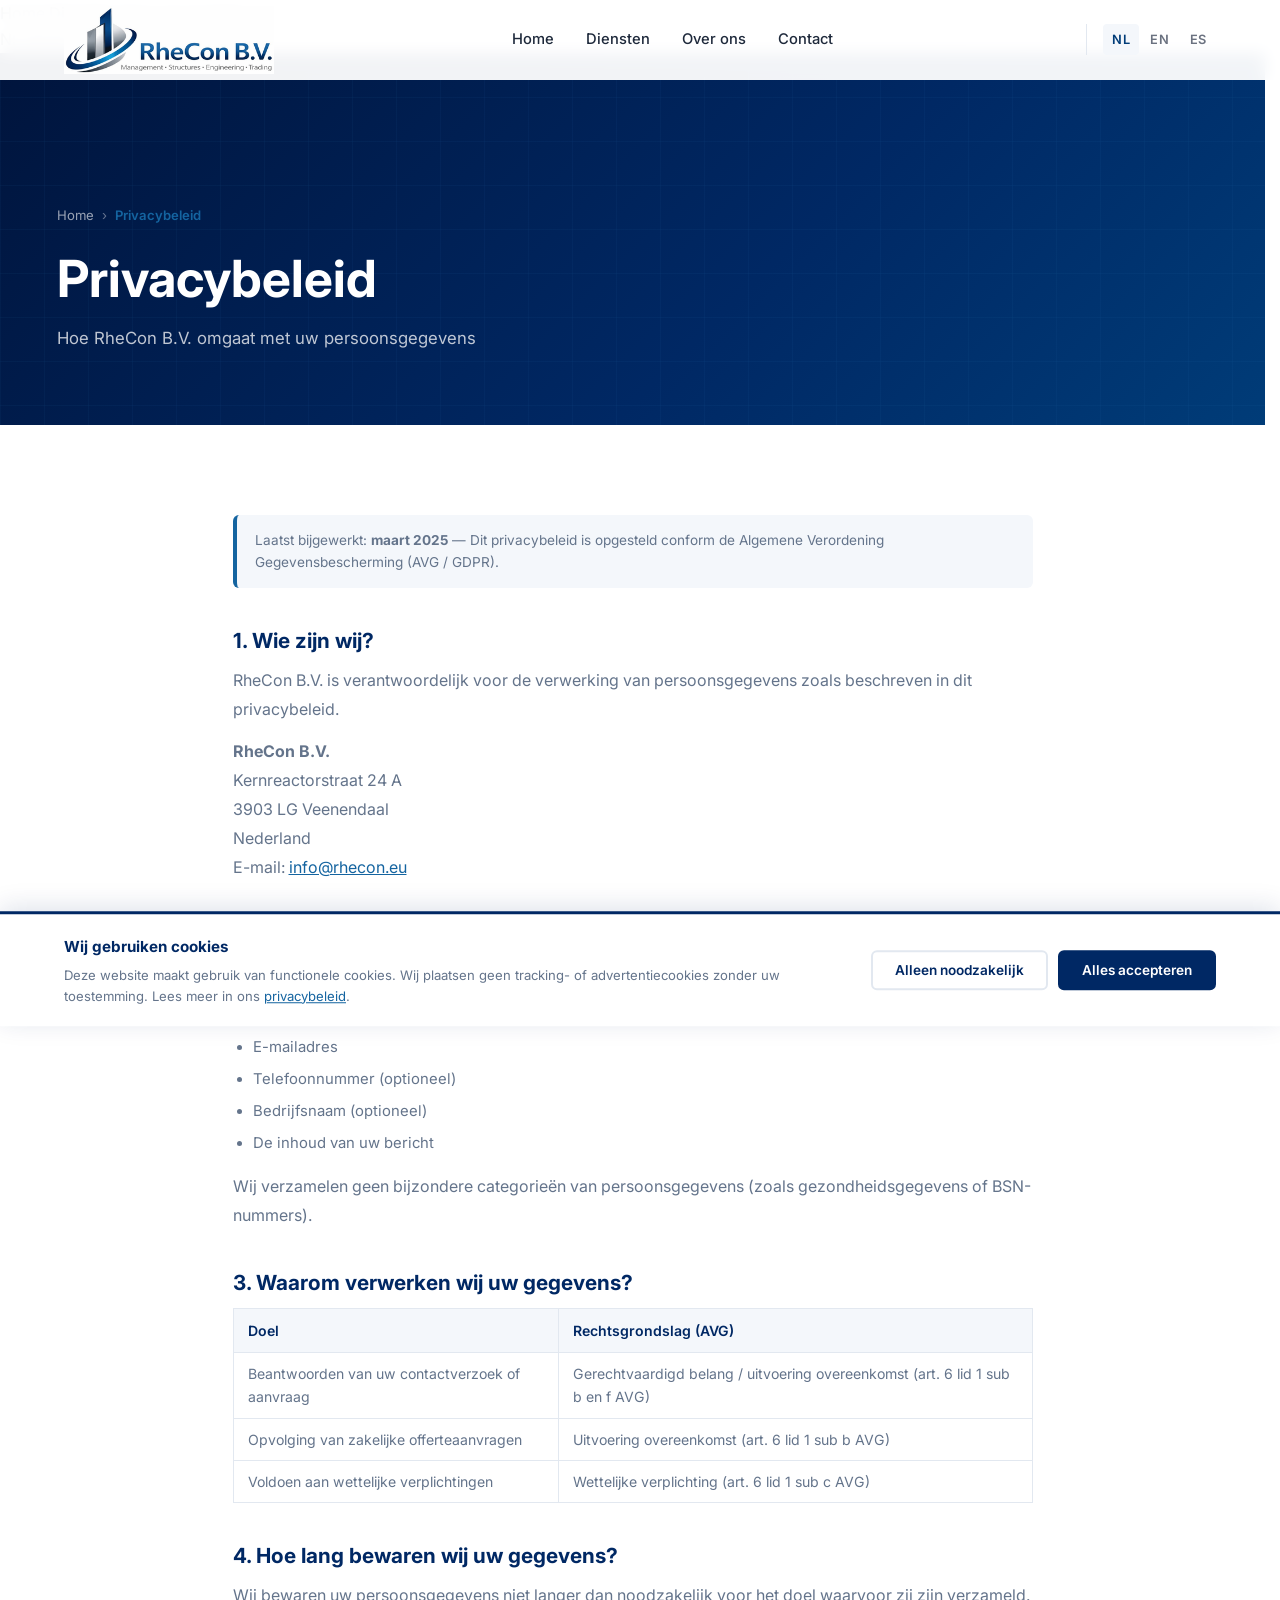
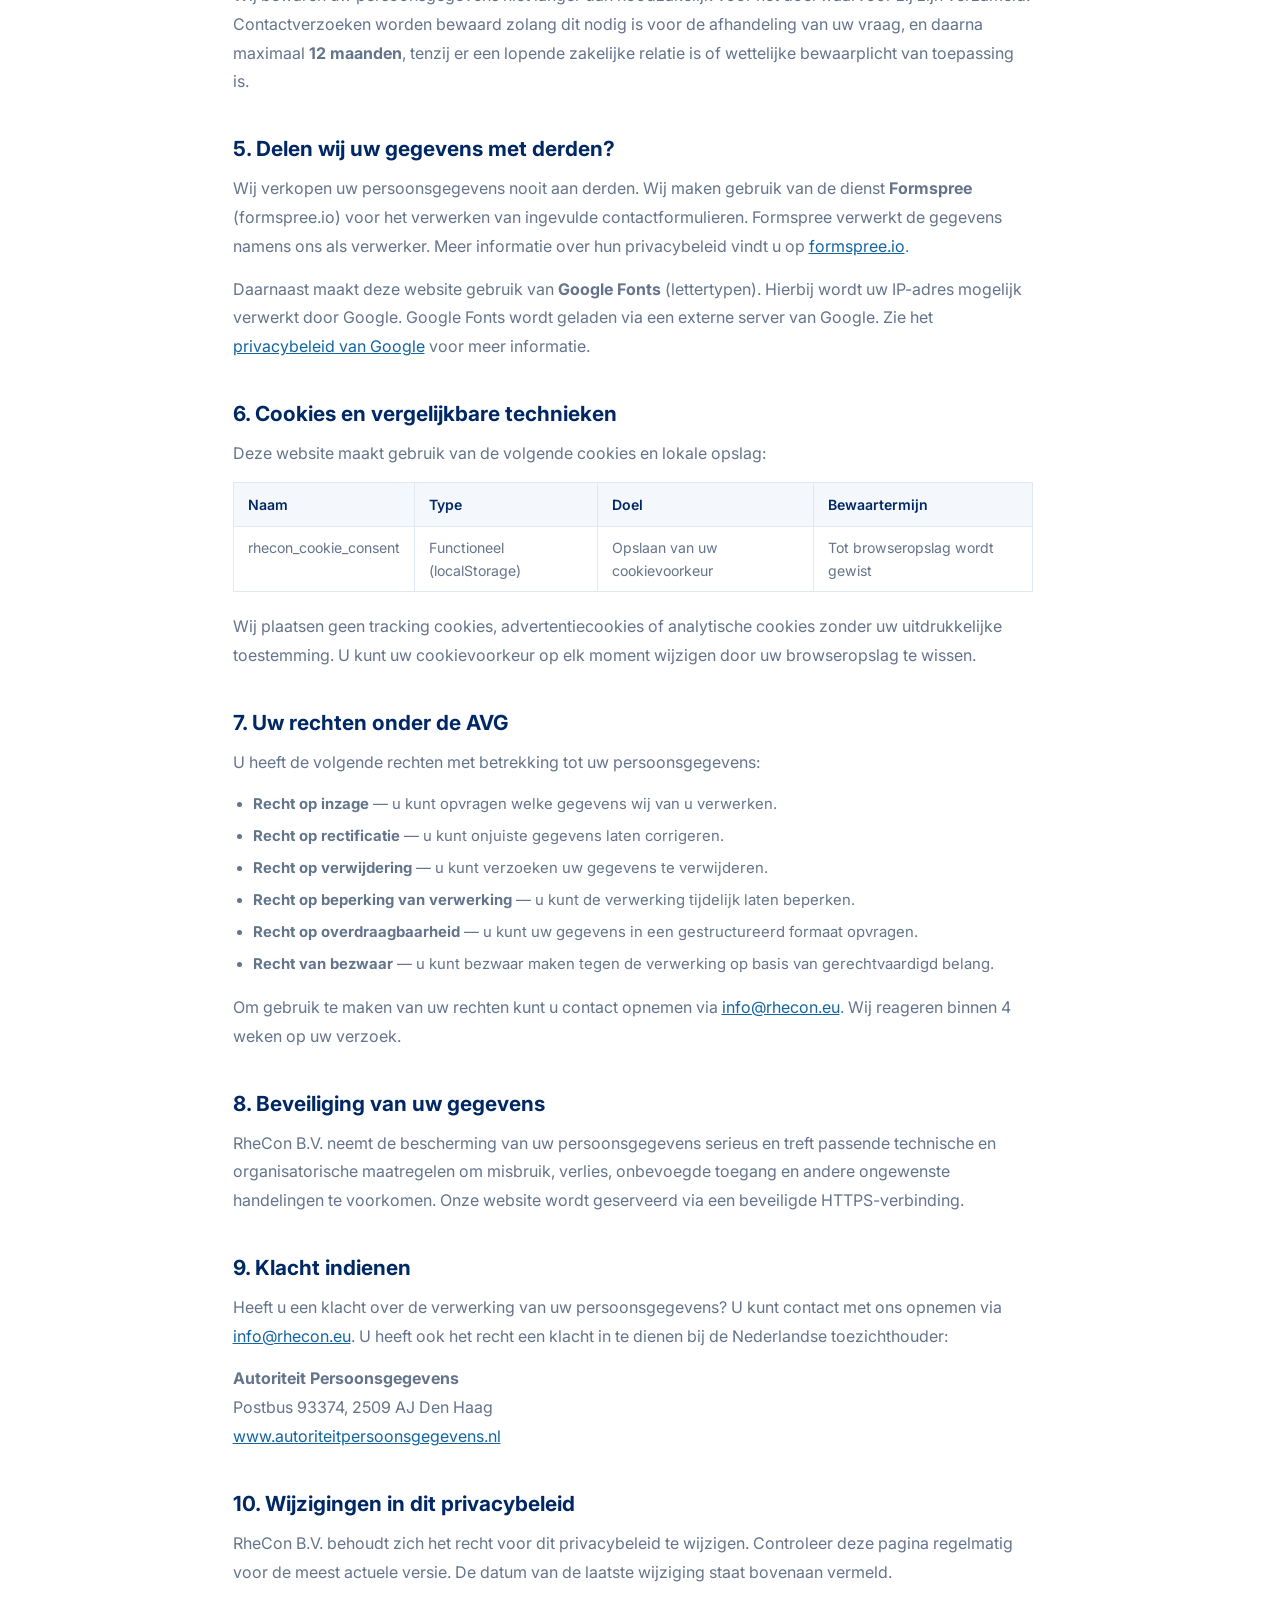
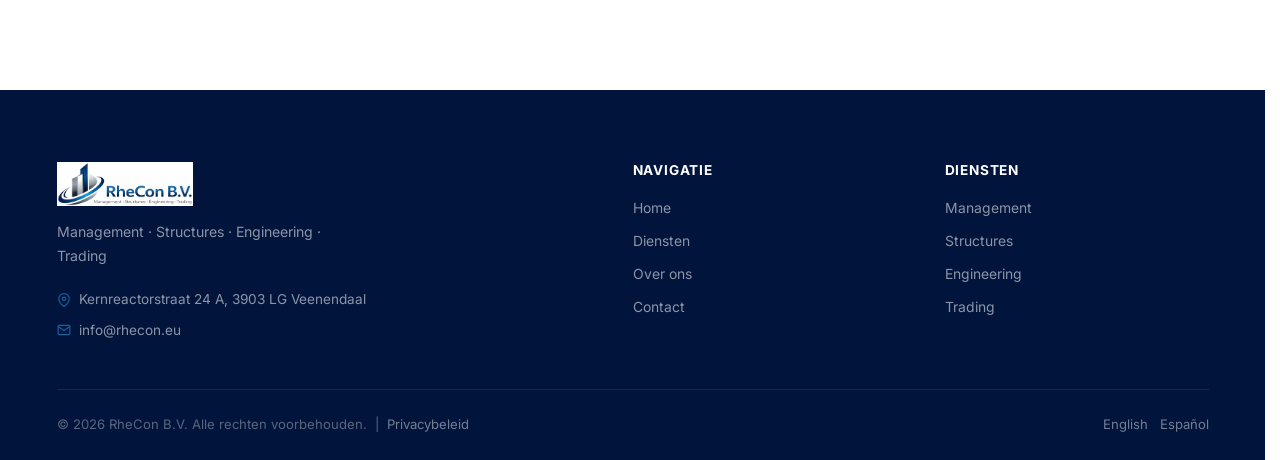
<file: privacybeleid.html>
<!DOCTYPE html>
<html lang="nl">
<head>
  <meta charset="UTF-8" />
  <meta name="viewport" content="width=device-width, initial-scale=1.0" />
  <title>Privacybeleid — RheCon B.V.</title>
  <link rel="icon" type="image/x-icon" href="assets/img/favicon.ico">
  <link rel="icon" type="image/png" sizes="32x32" href="assets/img/favicon-32.png">
  <link rel="apple-touch-icon" href="assets/img/apple-touch-icon.png">
  <meta name="description" content="Privacybeleid van RheCon B.V. — hoe wij omgaan met uw persoonsgegevens conform de AVG (GDPR)." />
  <link rel="canonical" href="https://www.rhecon.nl/privacybeleid.html" />
  <meta name="robots" content="noindex, follow" />

  <link rel="preload" href="https://fonts.googleapis.com/css2?family=Inter:wght@400;500;600;700;800&display=swap" as="style" onload="this.onload=null;this.rel='stylesheet'" />
  <noscript><link rel="stylesheet" href="https://fonts.googleapis.com/css2?family=Inter:wght@400;500;600;700;800&display=swap" /></noscript>
  <link rel="stylesheet" href="assets/css/style.css" />
  <style>
    .privacy-content { max-width: 800px; margin: 0 auto; }
    .privacy-content h2 { font-size: 1.3rem; margin: 40px 0 12px; color: var(--clr-primary); }
    .privacy-content h3 { font-size: 1.05rem; margin: 24px 0 8px; color: var(--clr-primary); }
    .privacy-content p  { color: var(--clr-text-light); line-height: 1.8; margin-bottom: 14px; }
    .privacy-content ul { margin: 0 0 16px 20px; list-style: disc; }
    .privacy-content ul li { color: var(--clr-text-light); line-height: 1.75; margin-bottom: 6px; font-size: .93rem; }
    .privacy-content a  { color: var(--clr-accent); text-decoration: underline; }
    .privacy-content table { width: 100%; border-collapse: collapse; margin-bottom: 20px; font-size: .88rem; }
    .privacy-content table th { background: var(--clr-light); color: var(--clr-primary); text-align: left; padding: 10px 14px; font-weight: 600; border: 1px solid var(--clr-border); }
    .privacy-content table td { padding: 9px 14px; border: 1px solid var(--clr-border); color: var(--clr-text-light); vertical-align: top; }
    .privacy-updated { background: var(--clr-light); border-left: 4px solid var(--clr-accent); padding: 14px 18px; border-radius: 6px; margin-bottom: 36px; font-size: .85rem; color: var(--clr-text-light); }
  </style>
</head>
<body>

  <header class="site-header" role="banner">
    <div class="container header-inner">
      <a href="index.html" class="logo" aria-label="RheCon B.V. — naar startpagina">
        <img src="assets/img/logo.png" alt="RheCon B.V. logo" onerror="this.style.display='none';this.nextElementSibling.style.display='block';" />
        <span class="logo-fallback" style="display:none;">Rhe<span>Con</span> B.V.</span>
      </a>
      <nav class="main-nav" aria-label="Hoofdnavigatie">
        <a href="index.html">Home</a>
        <a href="diensten.html">Diensten</a>
        <a href="over-ons.html">Over ons</a>
        <a href="contact.html">Contact</a>
      </nav>
      <div class="lang-switcher" aria-label="Taal kiezen">
        <a href="privacybeleid.html" class="active" aria-current="true">NL</a>
        <a href="en/privacy-policy.html">EN</a>
        <a href="es/politica-de-privacidad.html">ES</a>
      </div>
      <button class="nav-toggle" aria-label="Menu openen" aria-expanded="false" aria-controls="mobileMenu">
        <span></span><span></span><span></span>
      </button>
    </div>
  </header>

  <nav class="nav-menu" id="mobileMenu" aria-label="Mobiele navigatie">
    <a href="index.html">Home</a>
    <a href="diensten.html">Diensten</a>
    <a href="over-ons.html">Over ons</a>
    <a href="contact.html">Contact</a>
    <div class="lang-row">
      <a href="privacybeleid.html" class="active">NL</a>
      <a href="en/privacy-policy.html">EN</a>
      <a href="es/politica-de-privacidad.html">ES</a>
    </div>
  </nav>

  <section class="page-header">
    <div class="container">
      <nav class="breadcrumb" aria-label="Kruimelpad">
        <a href="index.html">Home</a>
        <span aria-hidden="true">›</span>
        <span class="current">Privacybeleid</span>
      </nav>
      <h1>Privacybeleid</h1>
      <p>Hoe RheCon B.V. omgaat met uw persoonsgegevens</p>
    </div>
  </section>

  <section class="section">
    <div class="container">
      <div class="privacy-content">

        <div class="privacy-updated">
          Laatst bijgewerkt: <strong>maart 2025</strong> — Dit privacybeleid is opgesteld conform de Algemene Verordening Gegevensbescherming (AVG / GDPR).
        </div>

        <h2>1. Wie zijn wij?</h2>
        <p>
          RheCon B.V. is verantwoordelijk voor de verwerking van persoonsgegevens zoals beschreven in dit privacybeleid.
        </p>
        <p>
          <strong>RheCon B.V.</strong><br>
          Kernreactorstraat 24 A<br>
          3903 LG Veenendaal<br>
          Nederland<br>
          E-mail: <a href="mailto:info@rhecon.eu">info@rhecon.eu</a>
        </p>

        <h2>2. Welke persoonsgegevens verwerken wij?</h2>
        <p>Wij verwerken uitsluitend gegevens die u zelf aan ons verstrekt, via het contactformulier op deze website:</p>
        <ul>
          <li>Voor- en achternaam</li>
          <li>E-mailadres</li>
          <li>Telefoonnummer (optioneel)</li>
          <li>Bedrijfsnaam (optioneel)</li>
          <li>De inhoud van uw bericht</li>
        </ul>
        <p>Wij verzamelen geen bijzondere categorieën van persoonsgegevens (zoals gezondheidsgegevens of BSN-nummers).</p>

        <h2>3. Waarom verwerken wij uw gegevens?</h2>
        <table>
          <tr>
            <th>Doel</th>
            <th>Rechtsgrondslag (AVG)</th>
          </tr>
          <tr>
            <td>Beantwoorden van uw contactverzoek of aanvraag</td>
            <td>Gerechtvaardigd belang / uitvoering overeenkomst (art. 6 lid 1 sub b en f AVG)</td>
          </tr>
          <tr>
            <td>Opvolging van zakelijke offerteaanvragen</td>
            <td>Uitvoering overeenkomst (art. 6 lid 1 sub b AVG)</td>
          </tr>
          <tr>
            <td>Voldoen aan wettelijke verplichtingen</td>
            <td>Wettelijke verplichting (art. 6 lid 1 sub c AVG)</td>
          </tr>
        </table>

        <h2>4. Hoe lang bewaren wij uw gegevens?</h2>
        <p>
          Wij bewaren uw persoonsgegevens niet langer dan noodzakelijk voor het doel waarvoor zij zijn verzameld. Contactverzoeken worden bewaard zolang dit nodig is voor de afhandeling van uw vraag, en daarna maximaal <strong>12 maanden</strong>, tenzij er een lopende zakelijke relatie is of wettelijke bewaarplicht van toepassing is.
        </p>

        <h2>5. Delen wij uw gegevens met derden?</h2>
        <p>
          Wij verkopen uw persoonsgegevens nooit aan derden. Wij maken gebruik van de dienst <strong>Formspree</strong> (formspree.io) voor het verwerken van ingevulde contactformulieren. Formspree verwerkt de gegevens namens ons als verwerker. Meer informatie over hun privacybeleid vindt u op <a href="https://formspree.io/legal/privacy-policy" target="_blank" rel="noopener">formspree.io</a>.
        </p>
        <p>
          Daarnaast maakt deze website gebruik van <strong>Google Fonts</strong> (lettertypen). Hierbij wordt uw IP-adres mogelijk verwerkt door Google. Google Fonts wordt geladen via een externe server van Google. Zie het <a href="https://policies.google.com/privacy" target="_blank" rel="noopener">privacybeleid van Google</a> voor meer informatie.
        </p>

        <h2>6. Cookies en vergelijkbare technieken</h2>
        <p>Deze website maakt gebruik van de volgende cookies en lokale opslag:</p>
        <table>
          <tr>
            <th>Naam</th>
            <th>Type</th>
            <th>Doel</th>
            <th>Bewaartermijn</th>
          </tr>
          <tr>
            <td>rhecon_cookie_consent</td>
            <td>Functioneel (localStorage)</td>
            <td>Opslaan van uw cookievoorkeur</td>
            <td>Tot browseropslag wordt gewist</td>
          </tr>
        </table>
        <p>
          Wij plaatsen geen tracking cookies, advertentiecookies of analytische cookies zonder uw uitdrukkelijke toestemming. U kunt uw cookievoorkeur op elk moment wijzigen door uw browseropslag te wissen.
        </p>

        <h2>7. Uw rechten onder de AVG</h2>
        <p>U heeft de volgende rechten met betrekking tot uw persoonsgegevens:</p>
        <ul>
          <li><strong>Recht op inzage</strong> — u kunt opvragen welke gegevens wij van u verwerken.</li>
          <li><strong>Recht op rectificatie</strong> — u kunt onjuiste gegevens laten corrigeren.</li>
          <li><strong>Recht op verwijdering</strong> — u kunt verzoeken uw gegevens te verwijderen.</li>
          <li><strong>Recht op beperking van verwerking</strong> — u kunt de verwerking tijdelijk laten beperken.</li>
          <li><strong>Recht op overdraagbaarheid</strong> — u kunt uw gegevens in een gestructureerd formaat opvragen.</li>
          <li><strong>Recht van bezwaar</strong> — u kunt bezwaar maken tegen de verwerking op basis van gerechtvaardigd belang.</li>
        </ul>
        <p>
          Om gebruik te maken van uw rechten kunt u contact opnemen via <a href="mailto:info@rhecon.eu">info@rhecon.eu</a>. Wij reageren binnen 4 weken op uw verzoek.
        </p>

        <h2>8. Beveiliging van uw gegevens</h2>
        <p>
          RheCon B.V. neemt de bescherming van uw persoonsgegevens serieus en treft passende technische en organisatorische maatregelen om misbruik, verlies, onbevoegde toegang en andere ongewenste handelingen te voorkomen. Onze website wordt geserveerd via een beveiligde HTTPS-verbinding.
        </p>

        <h2>9. Klacht indienen</h2>
        <p>
          Heeft u een klacht over de verwerking van uw persoonsgegevens? U kunt contact met ons opnemen via <a href="mailto:info@rhecon.eu">info@rhecon.eu</a>. U heeft ook het recht een klacht in te dienen bij de Nederlandse toezichthouder:
        </p>
        <p>
          <strong>Autoriteit Persoonsgegevens</strong><br>
          Postbus 93374, 2509 AJ Den Haag<br>
          <a href="https://www.autoriteitpersoonsgegevens.nl" target="_blank" rel="noopener">www.autoriteitpersoonsgegevens.nl</a>
        </p>

        <h2>10. Wijzigingen in dit privacybeleid</h2>
        <p>
          RheCon B.V. behoudt zich het recht voor dit privacybeleid te wijzigen. Controleer deze pagina regelmatig voor de meest actuele versie. De datum van de laatste wijziging staat bovenaan vermeld.
        </p>

      </div>
    </div>
  </section>

  <footer class="site-footer" role="contentinfo">
    <div class="container">
      <div class="footer-main">
        <div class="footer-brand">
          <a href="index.html" class="logo" aria-label="RheCon B.V.">
            <img src="assets/img/logo.png" alt="RheCon B.V. logo" style="height:44px;" onerror="this.style.display='none';this.nextElementSibling.style.display='block';" />
            <span class="logo-fallback" style="display:none;">Rhe<span>Con</span> B.V.</span>
          </a>
          <p>Management · Structures · Engineering · Trading</p>
          <div class="footer-contact-mini">
            <span><svg xmlns="http://www.w3.org/2000/svg" fill="none" stroke="currentColor" stroke-width="2" viewBox="0 0 24 24"><path d="M21 10c0 7-9 13-9 13s-9-6-9-13a9 9 0 0 1 18 0z"/><circle cx="12" cy="10" r="3"/></svg>Kernreactorstraat 24 A, 3903 LG Veenendaal</span>
            <a href="mailto:info@rhecon.eu"><svg xmlns="http://www.w3.org/2000/svg" fill="none" stroke="currentColor" stroke-width="2" viewBox="0 0 24 24"><path d="M4 4h16c1.1 0 2 .9 2 2v12c0 1.1-.9 2-2 2H4c-1.1 0-2-.9-2-2V6c0-1.1.9-2 2-2z"/><polyline points="22,6 12,13 2,6"/></svg>info@rhecon.eu</a>
          </div>
        </div>
        <div class="footer-col">
          <h4>Navigatie</h4>
          <ul>
            <li><a href="index.html">Home</a></li>
            <li><a href="diensten.html">Diensten</a></li>
            <li><a href="over-ons.html">Over ons</a></li>
            <li><a href="contact.html">Contact</a></li>
          </ul>
        </div>
        <div class="footer-col">
          <h4>Diensten</h4>
          <ul>
            <li><a href="diensten.html#management">Management</a></li>
            <li><a href="diensten.html#structures">Structures</a></li>
            <li><a href="diensten.html#engineering">Engineering</a></li>
            <li><a href="diensten.html#trading">Trading</a></li>
          </ul>
        </div>
      </div>
      <div class="footer-bottom">
        <span>&copy; <span id="year"></span> RheCon B.V. Alle rechten voorbehouden. &nbsp;|&nbsp; <a href="privacybeleid.html">Privacybeleid</a></span>
        <div style="display:flex;gap:12px;"><a href="en/privacy-policy.html">English</a><a href="es/politica-de-privacidad.html">Español</a></div>
      </div>
    </div>
  </footer>

  <script src="assets/js/main.js"></script>
  <script>document.getElementById('year').textContent = new Date().getFullYear();</script>

  <div class="cookie-banner hidden" id="cookieBanner" role="dialog" aria-live="polite" aria-label="Cookiemelding">
    <div class="container cookie-banner-inner">
      <div class="cookie-text">
        <strong>Wij gebruiken cookies</strong>
        <p>Deze website maakt gebruik van functionele cookies. Wij plaatsen geen tracking- of advertentiecookies zonder uw toestemming.
          Lees meer in ons <a href="privacybeleid.html">privacybeleid</a>.</p>
      </div>
      <div class="cookie-actions">
        <button class="cookie-btn cookie-btn--decline" id="cookieDecline" type="button">Alleen noodzakelijk</button>
        <button class="cookie-btn cookie-btn--accept"  id="cookieAccept"  type="button">Alles accepteren</button>
      </div>
    </div>
  </div>
</body>
</html>
</file>
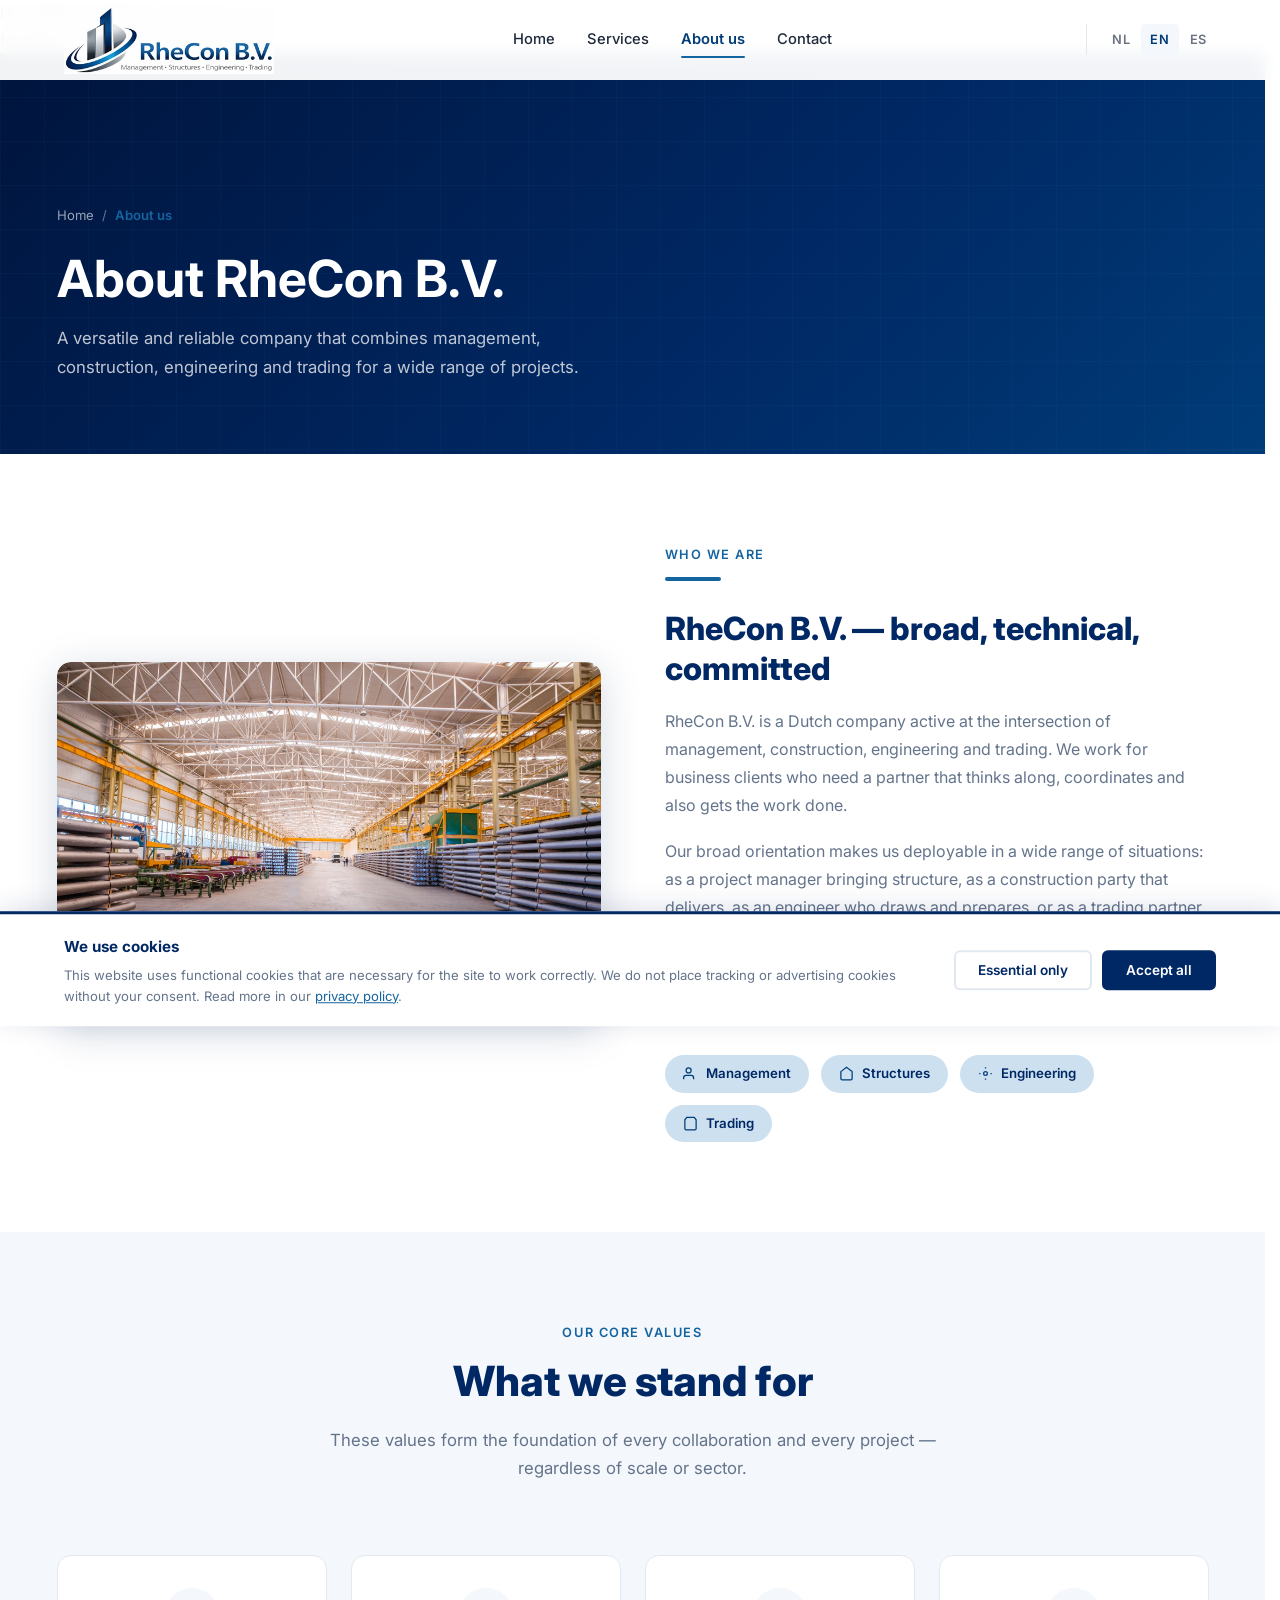
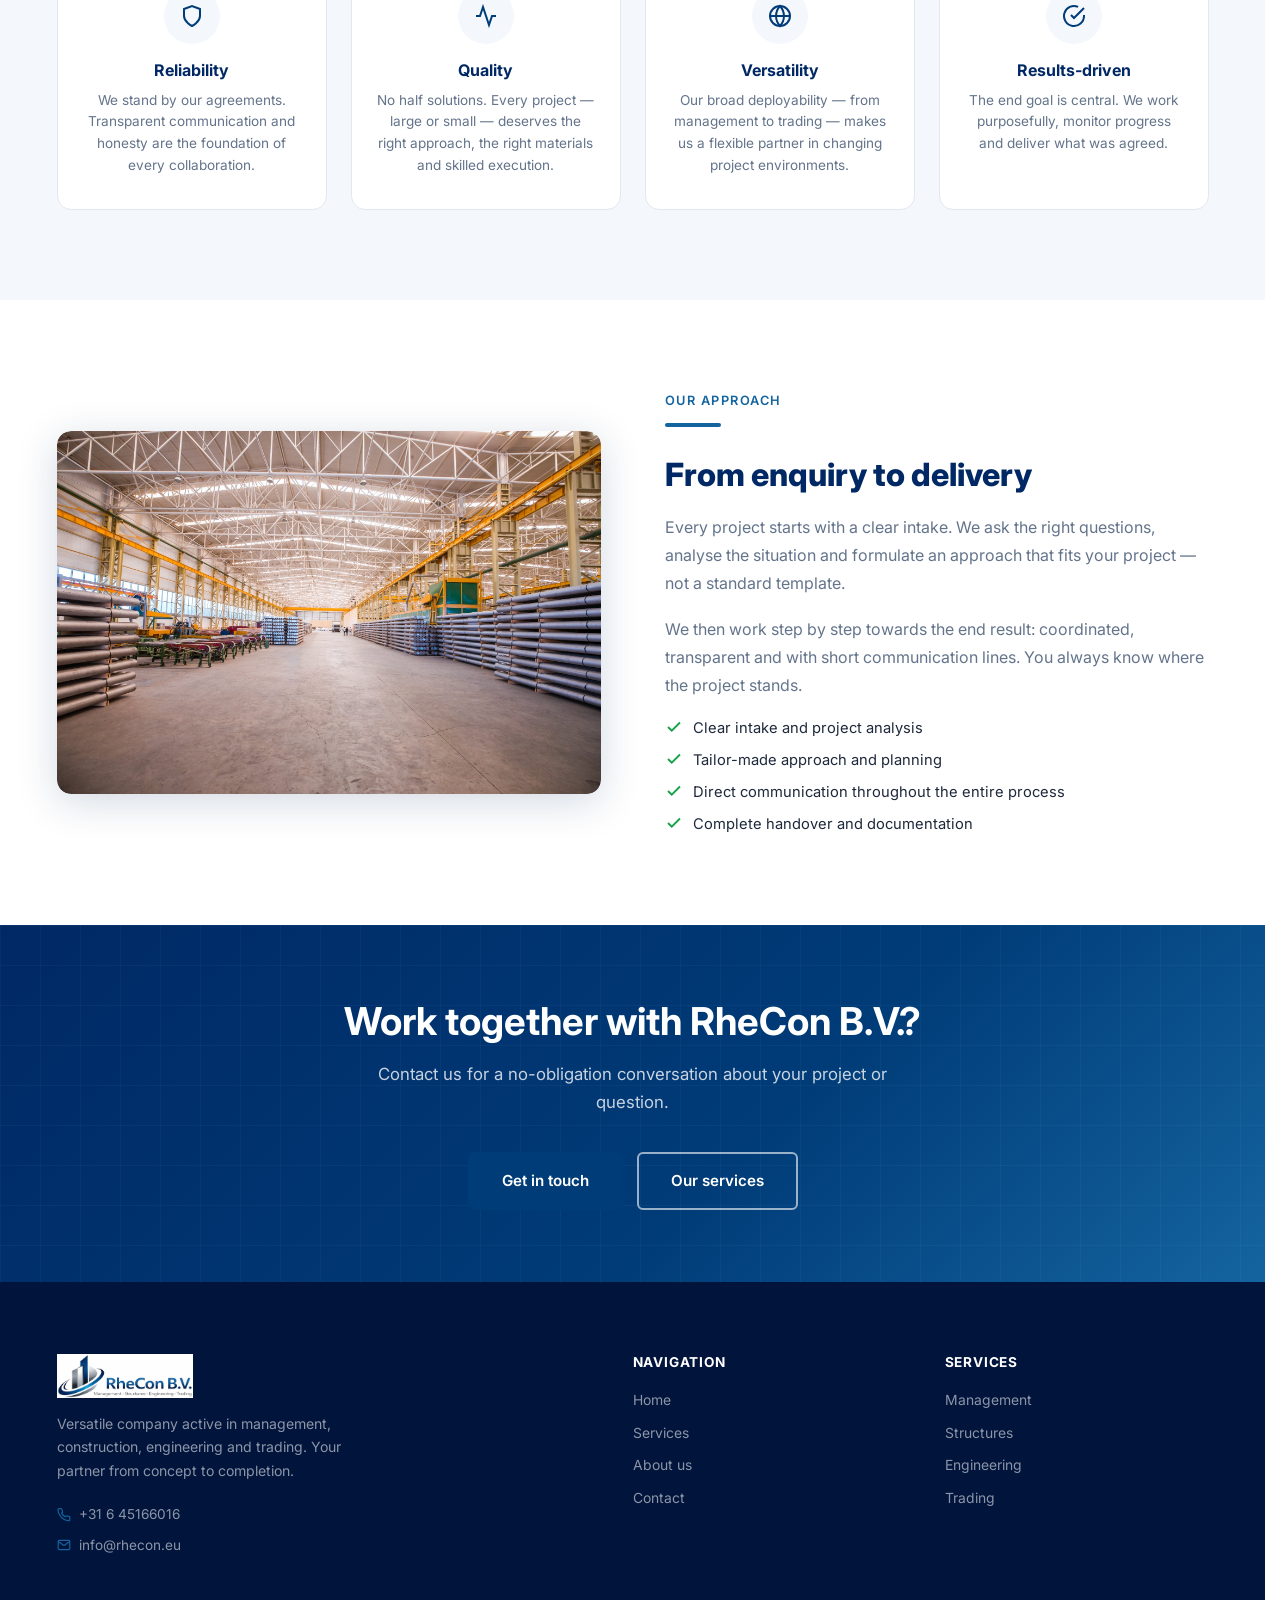
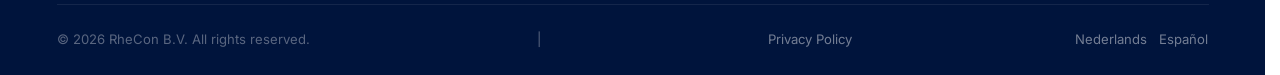
<file: en/about.html>
<!DOCTYPE html>
<html lang="en">
<head>
  <meta charset="UTF-8" />
  <meta name="viewport" content="width=device-width, initial-scale=1.0" />
  <title>About us — RheCon B.V.</title>
  <link rel="icon" type="image/x-icon" href="../assets/img/favicon.ico">
  <link rel="icon" type="image/png" sizes="32x32" href="../assets/img/favicon-32.png">
  <link rel="apple-touch-icon" href="../assets/img/apple-touch-icon.png">
  <meta name="description" content="More about RheCon B.V.: our background, approach, core values and the disciplines in which we are active. Management, construction, engineering and trading." />
  <link rel="canonical" href="https://www.rhecon.nl/en/about.html" />
  <link rel="preload" href="https://fonts.googleapis.com/css2?family=Inter:wght@400;500;600;700;800&display=swap" as="style" onload="this.onload=null;this.rel='stylesheet'" />
  <noscript><link rel="stylesheet" href="https://fonts.googleapis.com/css2?family=Inter:wght@400;500;600;700;800&display=swap" /></noscript>
  <link rel="stylesheet" href="../assets/css/style.css" />
</head>
<body>
  <header class="site-header" role="banner">
    <div class="container header-inner">
      <a href="index.html" class="logo" aria-label="RheCon B.V. — back to homepage">
        <img src="../assets/img/logo.png" alt="RheCon B.V. logo" onerror="this.style.display='none';this.nextElementSibling.style.display='block';" />
        <span class="logo-fallback" style="display:none;">Rhe<span>Con</span> B.V.</span>
      </a>
      <nav class="main-nav" aria-label="Main navigation">
        <a href="index.html">Home</a>
        <a href="services.html">Services</a>
        <a href="about.html" class="active">About us</a>
        <a href="contact.html">Contact</a>
      </nav>
      <div class="lang-switcher" aria-label="Choose language">
        <a href="../over-ons.html">NL</a>
        <a href="about.html" class="active">EN</a>
        <a href="../es/sobre-nosotros.html">ES</a>
      </div>
      <button class="nav-toggle" aria-label="Open menu" aria-expanded="false" aria-controls="mobileMenu">
        <span></span><span></span><span></span>
      </button>
    </div>
  </header>
  <nav class="nav-menu" id="mobileMenu" aria-label="Mobile navigation">
    <a href="index.html">Home</a><a href="services.html">Services</a><a href="about.html">About us</a><a href="contact.html">Contact</a>
    <div class="lang-row"><a href="../over-ons.html">NL</a><a href="about.html" class="active">EN</a><a href="../es/sobre-nosotros.html">ES</a></div>
  </nav>

  <main>
    <header class="page-header">
      <div class="container">
        <nav class="breadcrumb" aria-label="Breadcrumb"><a href="index.html">Home</a><span aria-hidden="true">/</span><span class="current">About us</span></nav>
        <h1>About RheCon B.V.</h1>
        <p>A versatile and reliable company that combines management, construction, engineering and trading for a wide range of projects.</p>
      </div>
    </header>

    <section class="section">
      <div class="container">
        <div class="two-col">
          <div class="two-col-img">
            <img src="../assets/img/img-industrial.jpg" alt="RheCon B.V. company" style="width:100%;height:100%;object-fit:cover;min-height:340px;border-radius:var(--radius-lg);" loading="lazy">
          </div>
          <div class="two-col-text">
            <span class="section-tag">Who we are</span>
            <div class="divider divider--left"></div>
            <h2 class="section-title">RheCon B.V. — broad, technical, committed</h2>
            <p>RheCon B.V. is a Dutch company active at the intersection of management, construction, engineering and trading. We work for business clients who need a partner that thinks along, coordinates and also gets the work done.</p>
            <p>Our broad orientation makes us deployable in a wide range of situations: as a project manager bringing structure, as a construction party that delivers, as an engineer who draws and prepares, or as a trading partner providing the right materials.</p>
            <p>We are compact, direct and results-oriented. There are no unnecessary layers between you and the people doing the work.</p>
            <div class="disciplines-bar">
              <span class="discipline-pill"><svg xmlns="http://www.w3.org/2000/svg" width="15" height="15" fill="none" stroke="currentColor" stroke-width="2" viewBox="0 0 24 24" aria-hidden="true"><path d="M17 21v-2a4 4 0 0 0-4-4H5a4 4 0 0 0-4 4v2"/><circle cx="9" cy="7" r="4"/></svg>Management</span>
              <span class="discipline-pill"><svg xmlns="http://www.w3.org/2000/svg" width="15" height="15" fill="none" stroke="currentColor" stroke-width="2" viewBox="0 0 24 24" aria-hidden="true"><path d="M3 9l9-7 9 7v11a2 2 0 0 1-2 2H5a2 2 0 0 1-2-2z"/></svg>Structures</span>
              <span class="discipline-pill"><svg xmlns="http://www.w3.org/2000/svg" width="15" height="15" fill="none" stroke="currentColor" stroke-width="2" viewBox="0 0 24 24" aria-hidden="true"><circle cx="12" cy="12" r="3"/><path d="M12 2v2M12 20v2M2 12h2M20 12h2"/></svg>Engineering</span>
              <span class="discipline-pill"><svg xmlns="http://www.w3.org/2000/svg" width="15" height="15" fill="none" stroke="currentColor" stroke-width="2" viewBox="0 0 24 24" aria-hidden="true"><path d="M6 2 3 6v14a2 2 0 0 0 2 2h14a2 2 0 0 0 2-2V6l-3-4z"/></svg>Trading</span>
            </div>
          </div>
        </div>
      </div>
    </section>

    <section class="section section--light">
      <div class="container">
        <div class="centered-header">
          <span class="section-tag">Our core values</span>
          <h2 class="section-title">What we stand for</h2>
          <p class="section-subtitle">These values form the foundation of every collaboration and every project — regardless of scale or sector.</p>
        </div>
        <div class="values-grid">
          <div class="value-card animate-fade">
            <div class="value-icon" aria-hidden="true"><svg xmlns="http://www.w3.org/2000/svg" width="24" height="24" fill="none" stroke="currentColor" stroke-width="2" viewBox="0 0 24 24"><path d="M12 22s8-4 8-10V5l-8-3-8 3v7c0 6 8 10 8 10z"/></svg></div>
            <h3>Reliability</h3>
            <p>We stand by our agreements. Transparent communication and honesty are the foundation of every collaboration.</p>
          </div>
          <div class="value-card animate-fade">
            <div class="value-icon" aria-hidden="true"><svg xmlns="http://www.w3.org/2000/svg" width="24" height="24" fill="none" stroke="currentColor" stroke-width="2" viewBox="0 0 24 24"><polyline points="22 12 18 12 15 21 9 3 6 12 2 12"/></svg></div>
            <h3>Quality</h3>
            <p>No half solutions. Every project — large or small — deserves the right approach, the right materials and skilled execution.</p>
          </div>
          <div class="value-card animate-fade">
            <div class="value-icon" aria-hidden="true"><svg xmlns="http://www.w3.org/2000/svg" width="24" height="24" fill="none" stroke="currentColor" stroke-width="2" viewBox="0 0 24 24"><circle cx="12" cy="12" r="10"/><line x1="2" y1="12" x2="22" y2="12"/><path d="M12 2a15.3 15.3 0 0 1 4 10 15.3 15.3 0 0 1-4 10 15.3 15.3 0 0 1-4-10 15.3 15.3 0 0 1 4-10z"/></svg></div>
            <h3>Versatility</h3>
            <p>Our broad deployability — from management to trading — makes us a flexible partner in changing project environments.</p>
          </div>
          <div class="value-card animate-fade">
            <div class="value-icon" aria-hidden="true"><svg xmlns="http://www.w3.org/2000/svg" width="24" height="24" fill="none" stroke="currentColor" stroke-width="2" viewBox="0 0 24 24"><path d="M22 11.08V12a10 10 0 1 1-5.93-9.14"/><polyline points="22 4 12 14.01 9 11.01"/></svg></div>
            <h3>Results-driven</h3>
            <p>The end goal is central. We work purposefully, monitor progress and deliver what was agreed.</p>
          </div>
        </div>
      </div>
    </section>

    <section class="section">
      <div class="container">
        <div class="two-col two-col--text-right">
          <div class="two-col-img">
            <img src="../assets/img/img-industrial.jpg" alt="RheCon B.V. company" style="width:100%;height:100%;object-fit:cover;min-height:340px;border-radius:var(--radius-lg);" loading="lazy">
          </div>
          <div class="two-col-text">
            <span class="section-tag">Our approach</span>
            <div class="divider divider--left"></div>
            <h2 class="section-title">From enquiry to delivery</h2>
            <p>Every project starts with a clear intake. We ask the right questions, analyse the situation and formulate an approach that fits your project — not a standard template.</p>
            <p>We then work step by step towards the end result: coordinated, transparent and with short communication lines. You always know where the project stands.</p>
            <ul class="check-list" style="margin-top:18px;">
              <li><svg xmlns="http://www.w3.org/2000/svg" fill="none" stroke="currentColor" stroke-width="2.5" viewBox="0 0 24 24" aria-hidden="true"><polyline points="20 6 9 17 4 12"/></svg>Clear intake and project analysis</li>
              <li><svg xmlns="http://www.w3.org/2000/svg" fill="none" stroke="currentColor" stroke-width="2.5" viewBox="0 0 24 24" aria-hidden="true"><polyline points="20 6 9 17 4 12"/></svg>Tailor-made approach and planning</li>
              <li><svg xmlns="http://www.w3.org/2000/svg" fill="none" stroke="currentColor" stroke-width="2.5" viewBox="0 0 24 24" aria-hidden="true"><polyline points="20 6 9 17 4 12"/></svg>Direct communication throughout the entire process</li>
              <li><svg xmlns="http://www.w3.org/2000/svg" fill="none" stroke="currentColor" stroke-width="2.5" viewBox="0 0 24 24" aria-hidden="true"><polyline points="20 6 9 17 4 12"/></svg>Complete handover and documentation</li>
            </ul>
          </div>
        </div>
      </div>
    </section>

    <section class="cta-banner" aria-label="Call to action">
      <div class="container">
        <h2>Work together with RheCon B.V.?</h2>
        <p>Contact us for a no-obligation conversation about your project or question.</p>
        <div class="cta-actions">
          <a href="contact.html" class="btn btn--primary"> Get in touch</a>
          <a href="services.html" class="btn btn--outline"> Our services</a>
        </div>
      </div>
    </section>
  </main>

  <footer class="site-footer" role="contentinfo">
    <div class="container">
      <div class="footer-main">
        <div class="footer-brand">
          <a href="index.html" class="logo" aria-label="RheCon B.V."><img src="../assets/img/logo.png" alt="RheCon B.V. logo" style="height:44px;" onerror="this.style.display='none';this.nextElementSibling.style.display='block';" /><span class="logo-fallback" style="display:none;">Rhe<span>Con</span> B.V.</span></a>
          <p>Versatile company active in management, construction, engineering and trading. Your partner from concept to completion.</p>
          <div class="footer-contact-mini">
            <a href="tel:+31645166016"><svg xmlns="http://www.w3.org/2000/svg" fill="none" stroke="currentColor" stroke-width="2" viewBox="0 0 24 24" aria-hidden="true"><path d="M22 16.92v3a2 2 0 0 1-2.18 2 19.79 19.79 0 0 1-8.63-3.07A19.5 19.5 0 0 1 4.69 12a19.79 19.79 0 0 1-3.07-8.67A2 2 0 0 1 3.6 1.21h3a2 2 0 0 1 2 1.72c.127.96.361 1.903.7 2.81a2 2 0 0 1-.45 2.11L7.91 8.81a16 16 0 0 0 6.29 6.29l.96-.96a2 2 0 0 1 2.11-.45c.907.339 1.85.573 2.81.7A2 2 0 0 1 22 16.92z"/></svg>+31 6 45166016</a>
            <a href="mailto:info@rhecon.eu"><svg xmlns="http://www.w3.org/2000/svg" fill="none" stroke="currentColor" stroke-width="2" viewBox="0 0 24 24" aria-hidden="true"><path d="M4 4h16c1.1 0 2 .9 2 2v12c0 1.1-.9 2-2 2H4c-1.1 0-2-.9-2-2V6c0-1.1.9-2 2-2z"/><polyline points="22,6 12,13 2,6"/></svg>info@rhecon.eu</a>
          </div>
        </div>
        <div class="footer-col"><h4>Navigation</h4><ul><li><a href="index.html">Home</a></li><li><a href="services.html">Services</a></li><li><a href="about.html">About us</a></li><li><a href="contact.html">Contact</a></li></ul></div>
        <div class="footer-col"><h4>Services</h4><ul><li><a href="services.html#management">Management</a></li><li><a href="services.html#structures">Structures</a></li><li><a href="services.html#engineering">Engineering</a></li><li><a href="services.html#trading">Trading</a></li></ul></div>
      </div>
      <div class="footer-bottom">
        <span>&copy; <span id="year"></span> RheCon B.V. All rights reserved.</span> &nbsp;|&nbsp; <a href="../en/privacy-policy.html">Privacy Policy</a>
        <div style="display:flex;gap:12px;"><a href="../over-ons.html">Nederlands</a><a href="../es/sobre-nosotros.html">Español</a></div>
      </div>
    </div>
  </footer>
  <script src="../assets/js/main.js"></script>
  <script>document.getElementById('year').textContent = new Date().getFullYear();</script>

  <!-- Cookie consent banner (GDPR) -->
  <div class="cookie-banner hidden" id="cookieBanner" role="dialog" aria-live="polite" aria-label="Cookie notice">
    <div class="container cookie-banner-inner">
      <div class="cookie-text">
        <strong>We use cookies</strong>
        <p>
          This website uses functional cookies that are necessary for the site to work correctly.
          We do not place tracking or advertising cookies without your consent.
          Read more in our <a href="../en/privacy-policy.html">privacy policy</a>.
        </p>
      </div>
      <div class="cookie-actions">
        <button class="cookie-btn cookie-btn--decline" id="cookieDecline" type="button">Essential only</button>
        <button class="cookie-btn cookie-btn--accept"  id="cookieAccept"  type="button">Accept all</button>
      </div>
    </div>
  </div>
</body>
</html>
</file>
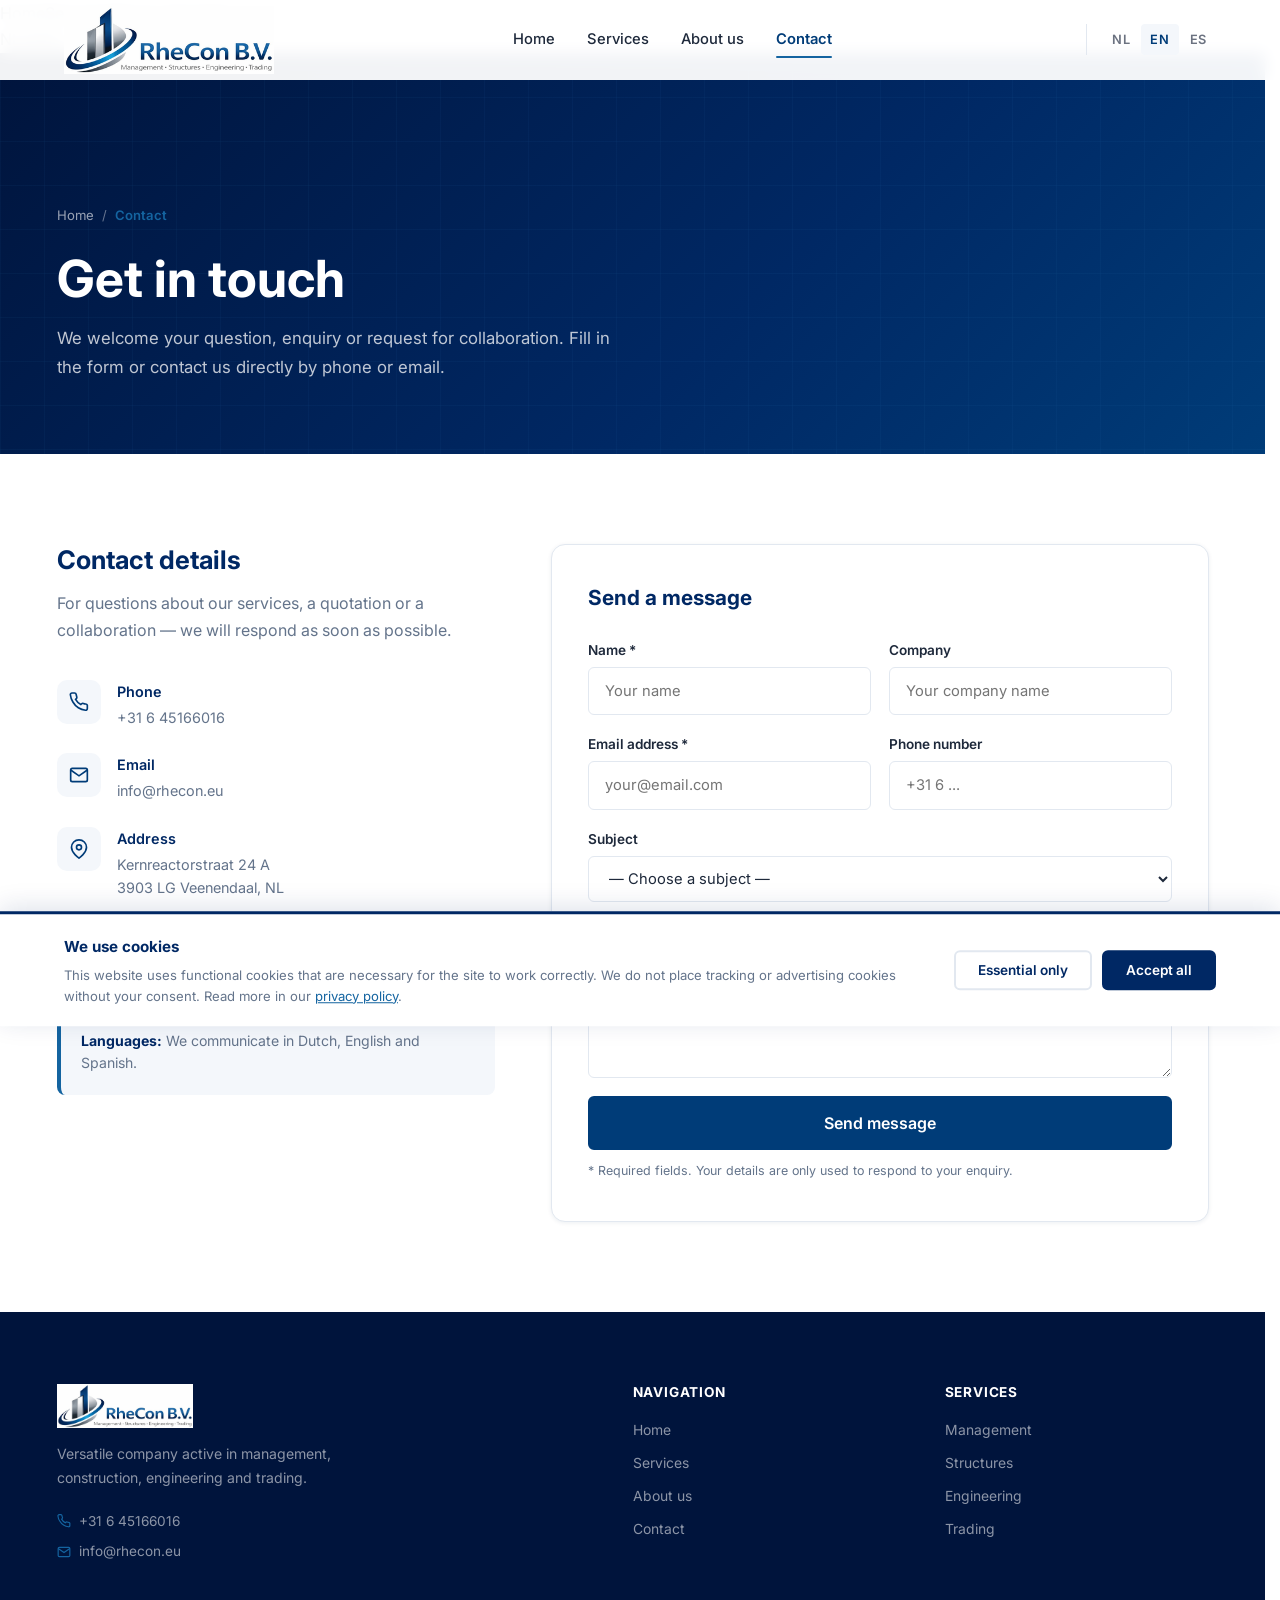
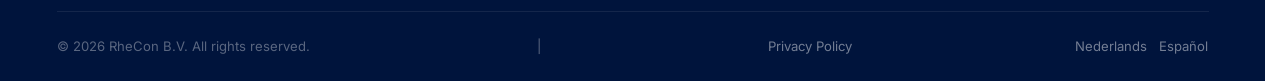
<file: en/contact.html>
<!DOCTYPE html>
<html lang="en">
<head>
  <meta charset="UTF-8" />
  <meta name="viewport" content="width=device-width, initial-scale=1.0" />
  <title>Contact — RheCon B.V.</title>
  <link rel="icon" type="image/x-icon" href="../assets/img/favicon.ico">
  <link rel="icon" type="image/png" sizes="32x32" href="../assets/img/favicon-32.png">
  <link rel="apple-touch-icon" href="../assets/img/apple-touch-icon.png">
  <meta name="description" content="Contact RheCon B.V. by phone, email or the contact form. We will respond to your enquiry as soon as possible." />
  <link rel="canonical" href="https://www.rhecon.nl/en/contact.html" />
  <link rel="preload" href="https://fonts.googleapis.com/css2?family=Inter:wght@400;500;600;700;800&display=swap" as="style" onload="this.onload=null;this.rel='stylesheet'" />
  <noscript><link rel="stylesheet" href="https://fonts.googleapis.com/css2?family=Inter:wght@400;500;600;700;800&display=swap" /></noscript>
  <link rel="stylesheet" href="../assets/css/style.css" />
</head>
<body>
  <header class="site-header" role="banner">
    <div class="container header-inner">
      <a href="index.html" class="logo" aria-label="RheCon B.V.">
        <img src="../assets/img/logo.png" alt="RheCon B.V. logo" onerror="this.style.display='none';this.nextElementSibling.style.display='block';" />
        <span class="logo-fallback" style="display:none;">Rhe<span>Con</span> B.V.</span>
      </a>
      <nav class="main-nav" aria-label="Main navigation">
        <a href="index.html">Home</a><a href="services.html">Services</a><a href="about.html">About us</a><a href="contact.html" class="active">Contact</a>
      </nav>
      <div class="lang-switcher" aria-label="Choose language">
        <a href="../contact.html">NL</a><a href="contact.html" class="active">EN</a><a href="../es/contacto.html">ES</a>
      </div>
      <button class="nav-toggle" aria-label="Open menu" aria-expanded="false" aria-controls="mobileMenu"><span></span><span></span><span></span></button>
    </div>
  </header>
  <nav class="nav-menu" id="mobileMenu" aria-label="Mobile navigation">
    <a href="index.html">Home</a><a href="services.html">Services</a><a href="about.html">About us</a><a href="contact.html">Contact</a>
    <div class="lang-row"><a href="../contact.html">NL</a><a href="contact.html" class="active">EN</a><a href="../es/contacto.html">ES</a></div>
  </nav>

  <main>
    <header class="page-header">
      <div class="container">
        <nav class="breadcrumb" aria-label="Breadcrumb"><a href="index.html">Home</a><span aria-hidden="true">/</span><span class="current">Contact</span></nav>
        <h1>Get in touch</h1>
        <p>We welcome your question, enquiry or request for collaboration. Fill in the form or contact us directly by phone or email.</p>
      </div>
    </header>

    <section class="section">
      <div class="container">
        <div class="contact-layout">
          <div class="contact-info-block">
            <h2>Contact details</h2>
            <p>For questions about our services, a quotation or a collaboration — we will respond as soon as possible.</p>
            <div class="contact-info-items">
              <div class="contact-info-item">
                <div class="ci-icon" aria-hidden="true"><svg xmlns="http://www.w3.org/2000/svg" fill="none" stroke="currentColor" stroke-width="2" viewBox="0 0 24 24"><path d="M22 16.92v3a2 2 0 0 1-2.18 2 19.79 19.79 0 0 1-8.63-3.07A19.5 19.5 0 0 1 4.69 12a19.79 19.79 0 0 1-3.07-8.67A2 2 0 0 1 3.6 1.21h3a2 2 0 0 1 2 1.72c.127.96.361 1.903.7 2.81a2 2 0 0 1-.45 2.11L7.91 8.81a16 16 0 0 0 6.29 6.29l.96-.96a2 2 0 0 1 2.11-.45c.907.339 1.85.573 2.81.7A2 2 0 0 1 22 16.92z"/></svg></div>
                <div class="ci-text"><strong>Phone</strong><a href="tel:+31645166016">+31 6 45166016</a></div>
              </div>
              <div class="contact-info-item">
                <div class="ci-icon" aria-hidden="true"><svg xmlns="http://www.w3.org/2000/svg" fill="none" stroke="currentColor" stroke-width="2" viewBox="0 0 24 24"><path d="M4 4h16c1.1 0 2 .9 2 2v12c0 1.1-.9 2-2 2H4c-1.1 0-2-.9-2-2V6c0-1.1.9-2 2-2z"/><polyline points="22,6 12,13 2,6"/></svg></div>
                <div class="ci-text"><strong>Email</strong><a href="mailto:info@rhecon.eu">info@rhecon.eu</a></div>
              </div>
              <div class="contact-info-item">
                <div class="ci-icon" aria-hidden="true"><svg xmlns="http://www.w3.org/2000/svg" fill="none" stroke="currentColor" stroke-width="2" viewBox="0 0 24 24"><path d="M21 10c0 7-9 13-9 13s-9-6-9-13a9 9 0 0 1 18 0z"/><circle cx="12" cy="10" r="3"/></svg></div>
                <div class="ci-text"><strong>Address</strong><span>Kernreactorstraat 24 A<br>3903 LG Veenendaal, NL</span></div>
              </div>
              <div class="contact-info-item">
                <div class="ci-icon" aria-hidden="true"><svg xmlns="http://www.w3.org/2000/svg" fill="none" stroke="currentColor" stroke-width="2" viewBox="0 0 24 24"><circle cx="12" cy="12" r="10"/><polyline points="12 6 12 12 16 14"/></svg></div>
                <div class="ci-text"><strong>Response time</strong><span>We typically respond within 1 business day</span></div>
              </div>
            </div>
            <div style="margin-top:36px;padding:20px;background:var(--clr-light);border-radius:var(--radius);border-left:4px solid var(--clr-accent);">
              <p style="font-size:.88rem;color:var(--clr-text-light);line-height:1.6;margin:0;"><strong style="color:var(--clr-primary);">Languages:</strong> We communicate in Dutch, English and Spanish.</p>
            </div>
          </div>

          <div class="contact-form-wrap">
            <h3>Send a message</h3>
            <form class="contact-form" action="https://formspree.io/f/meepjdda" method="POST" novalidate aria-label="Contact form">
              <div class="form-row">
                <div class="form-group">
                  <label for="name">Name <span aria-hidden="true">*</span></label>
                  <input type="text" id="name" name="name" placeholder="Your name" required autocomplete="name" />
                </div>
                <div class="form-group">
                  <label for="company">Company</label>
                  <input type="text" id="company" name="company" placeholder="Your company name" autocomplete="organization" />
                </div>
              </div>
              <div class="form-row">
                <div class="form-group">
                  <label for="email">Email address <span aria-hidden="true">*</span></label>
                  <input type="email" id="email" name="email" placeholder="your@email.com" required autocomplete="email" />
                </div>
                <div class="form-group">
                  <label for="phone">Phone number</label>
                  <input type="tel" id="phone" name="phone" placeholder="+31 6 ..." autocomplete="tel" />
                </div>
              </div>
              <div class="form-group">
                <label for="service">Subject</label>
                <select id="service" name="service">
                  <option value="">— Choose a subject —</option>
                  <option value="management">Management</option>
                  <option value="structures">Structures / Construction</option>
                  <option value="engineering">Engineering / Work preparation</option>
                  <option value="trading">Trading / Materials</option>
                  <option value="other">Other</option>
                </select>
              </div>
              <div class="form-group">
                <label for="message">Message <span aria-hidden="true">*</span></label>
                <textarea id="message" name="message" placeholder="Please describe your question or project in as much detail as possible..." required minlength="20"></textarea>
              </div>
              <button type="submit" class="btn btn--primary form-submit">
                 Send message
              </button>
              <div class="form-success" role="alert">
                
                Your message has been sent. We will contact you as soon as possible.
              </div>
              <p class="form-note">* Required fields. Your details are only used to respond to your enquiry.</p>
            </form>
          </div>
        </div>
      </div>
    </section>
  </main>

  <footer class="site-footer" role="contentinfo">
    <div class="container">
      <div class="footer-main">
        <div class="footer-brand">
          <a href="index.html" class="logo" aria-label="RheCon B.V."><img src="../assets/img/logo.png" alt="RheCon B.V. logo" style="height:44px;" onerror="this.style.display='none';this.nextElementSibling.style.display='block';" /><span class="logo-fallback" style="display:none;">Rhe<span>Con</span> B.V.</span></a>
          <p>Versatile company active in management, construction, engineering and trading.</p>
          <div class="footer-contact-mini">
            <a href="tel:+31645166016"><svg xmlns="http://www.w3.org/2000/svg" fill="none" stroke="currentColor" stroke-width="2" viewBox="0 0 24 24" aria-hidden="true"><path d="M22 16.92v3a2 2 0 0 1-2.18 2 19.79 19.79 0 0 1-8.63-3.07A19.5 19.5 0 0 1 4.69 12a19.79 19.79 0 0 1-3.07-8.67A2 2 0 0 1 3.6 1.21h3a2 2 0 0 1 2 1.72c.127.96.361 1.903.7 2.81a2 2 0 0 1-.45 2.11L7.91 8.81a16 16 0 0 0 6.29 6.29l.96-.96a2 2 0 0 1 2.11-.45c.907.339 1.85.573 2.81.7A2 2 0 0 1 22 16.92z"/></svg>+31 6 45166016</a>
            <a href="mailto:info@rhecon.eu"><svg xmlns="http://www.w3.org/2000/svg" fill="none" stroke="currentColor" stroke-width="2" viewBox="0 0 24 24" aria-hidden="true"><path d="M4 4h16c1.1 0 2 .9 2 2v12c0 1.1-.9 2-2 2H4c-1.1 0-2-.9-2-2V6c0-1.1.9-2 2-2z"/><polyline points="22,6 12,13 2,6"/></svg>info@rhecon.eu</a>
          </div>
        </div>
        <div class="footer-col"><h4>Navigation</h4><ul><li><a href="index.html">Home</a></li><li><a href="services.html">Services</a></li><li><a href="about.html">About us</a></li><li><a href="contact.html">Contact</a></li></ul></div>
        <div class="footer-col"><h4>Services</h4><ul><li><a href="services.html#management">Management</a></li><li><a href="services.html#structures">Structures</a></li><li><a href="services.html#engineering">Engineering</a></li><li><a href="services.html#trading">Trading</a></li></ul></div>
      </div>
      <div class="footer-bottom">
        <span>&copy; <span id="year"></span> RheCon B.V. All rights reserved.</span> &nbsp;|&nbsp; <a href="../en/privacy-policy.html">Privacy Policy</a>
        <div style="display:flex;gap:12px;"><a href="../contact.html">Nederlands</a><a href="../es/contacto.html">Español</a></div>
      </div>
    </div>
  </footer>
  <script src="../assets/js/main.js"></script>
  <script>document.getElementById('year').textContent = new Date().getFullYear();</script>

  <!-- Cookie consent banner (GDPR) -->
  <div class="cookie-banner hidden" id="cookieBanner" role="dialog" aria-live="polite" aria-label="Cookie notice">
    <div class="container cookie-banner-inner">
      <div class="cookie-text">
        <strong>We use cookies</strong>
        <p>
          This website uses functional cookies that are necessary for the site to work correctly.
          We do not place tracking or advertising cookies without your consent.
          Read more in our <a href="../en/privacy-policy.html">privacy policy</a>.
        </p>
      </div>
      <div class="cookie-actions">
        <button class="cookie-btn cookie-btn--decline" id="cookieDecline" type="button">Essential only</button>
        <button class="cookie-btn cookie-btn--accept"  id="cookieAccept"  type="button">Accept all</button>
      </div>
    </div>
  </div>
</body>
</html>
</file>
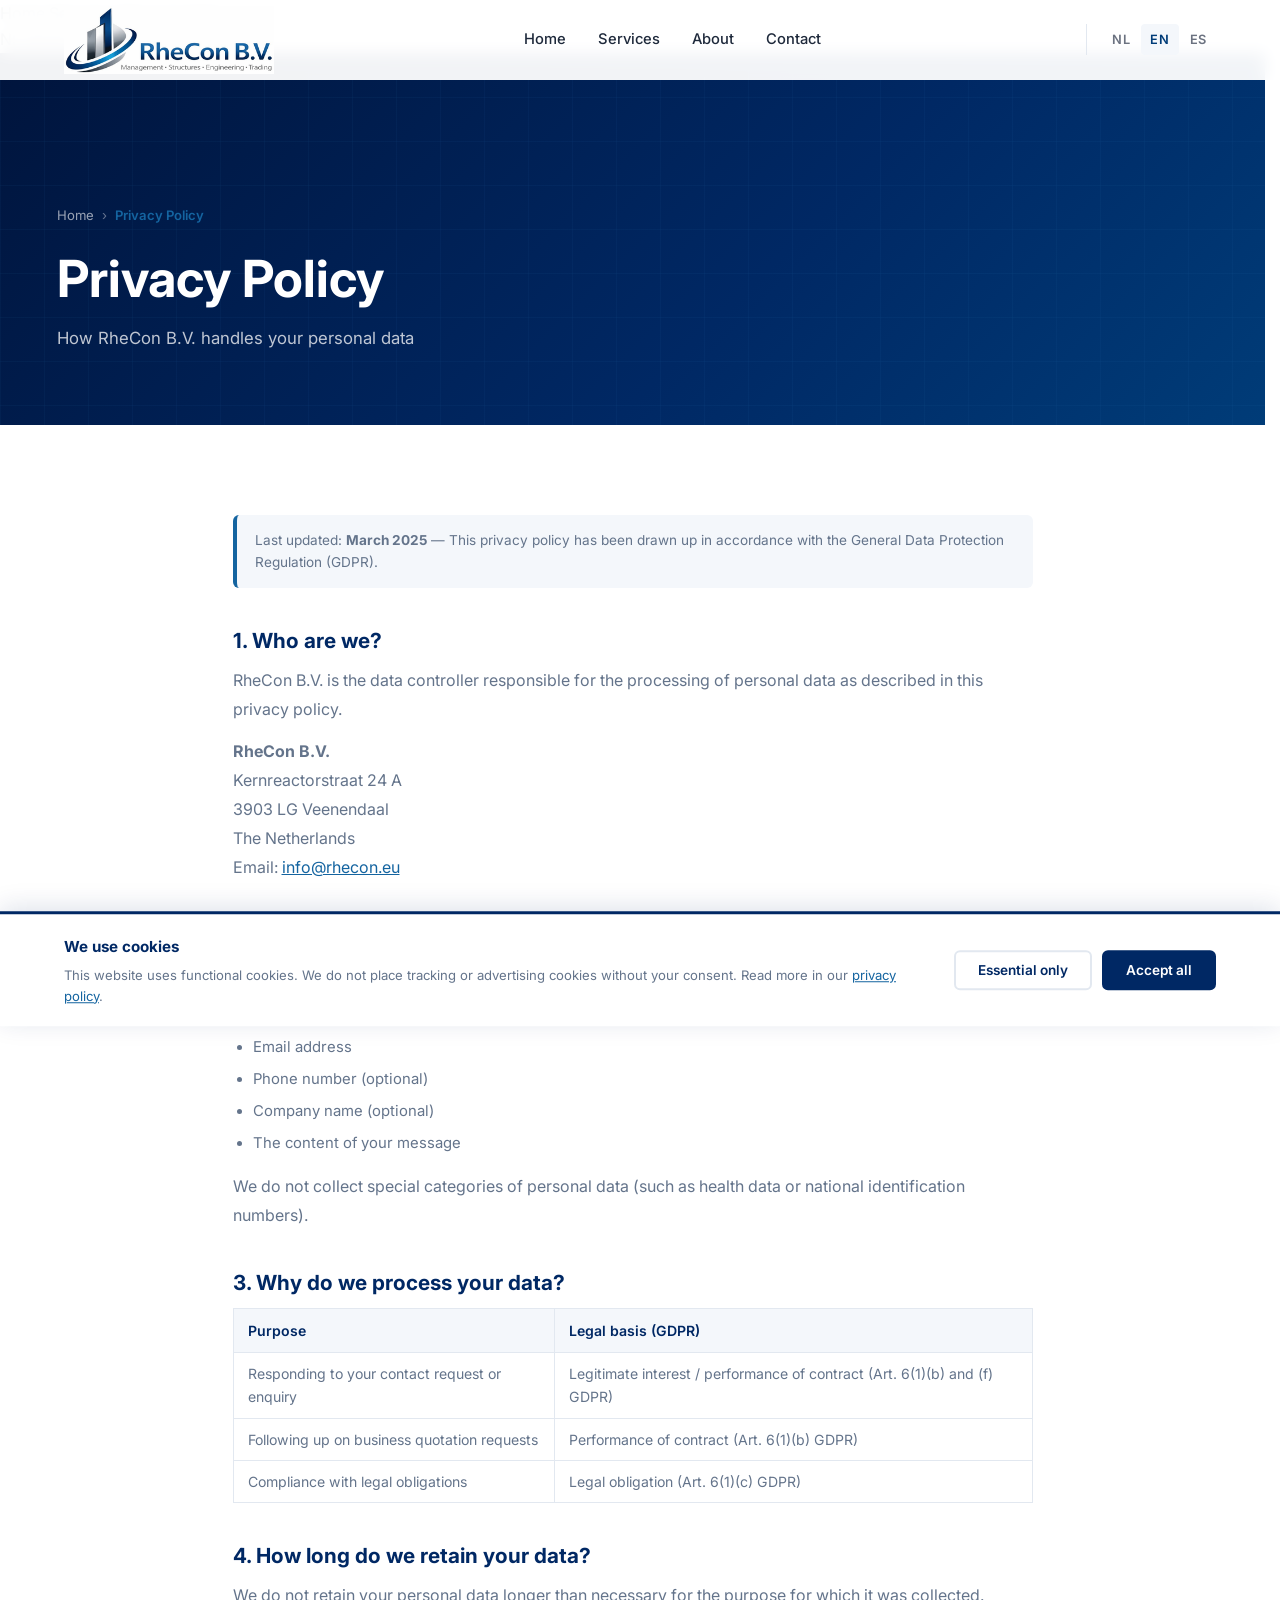
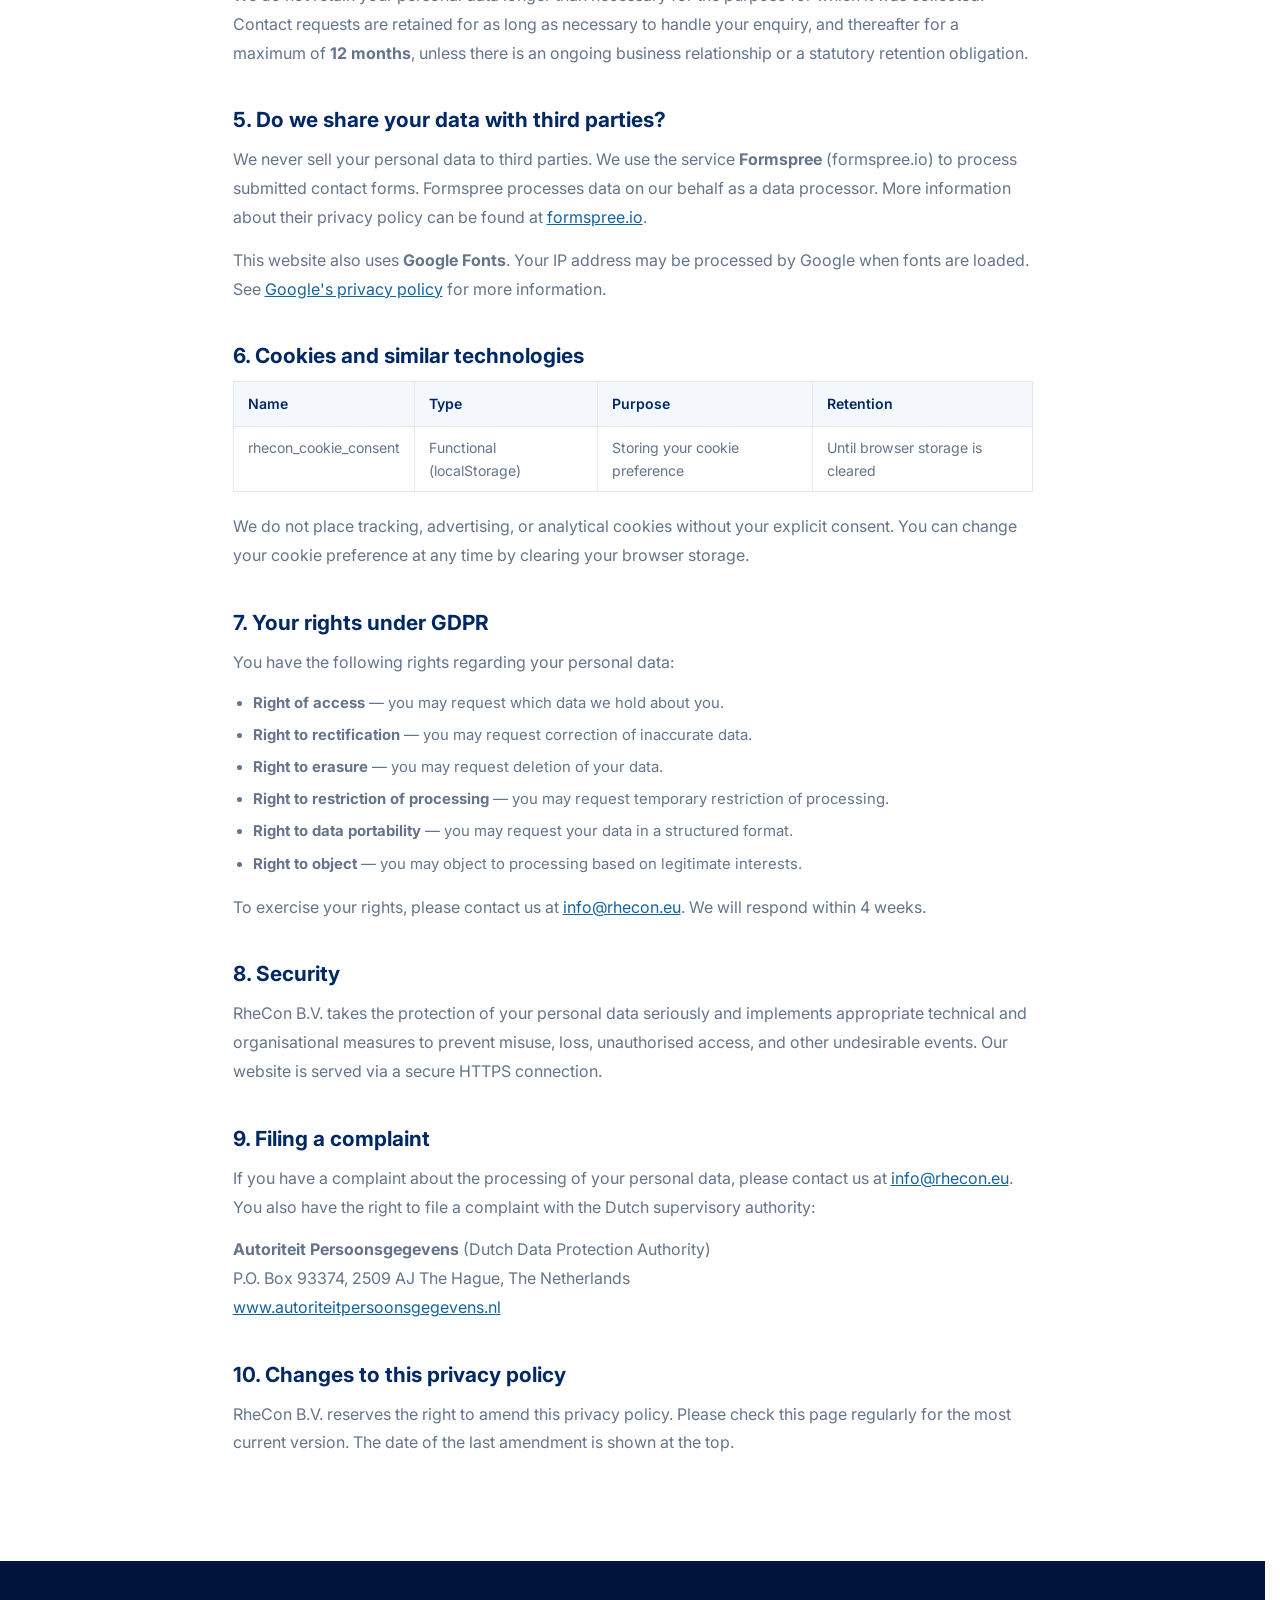
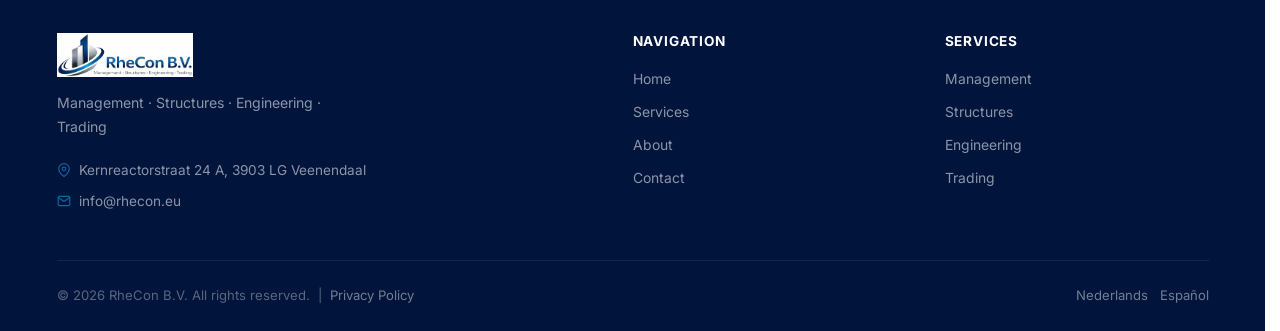
<file: en/privacy-policy.html>
<!DOCTYPE html>
<html lang="en">
<head>
  <meta charset="UTF-8" />
  <meta name="viewport" content="width=device-width, initial-scale=1.0" />
  <title>Privacy Policy — RheCon B.V.</title>
  <link rel="icon" type="image/x-icon" href="../assets/img/favicon.ico">
  <link rel="icon" type="image/png" sizes="32x32" href="../assets/img/favicon-32.png">
  <link rel="apple-touch-icon" href="../assets/img/apple-touch-icon.png">
  <meta name="description" content="Privacy Policy of RheCon B.V. — how we handle your personal data in accordance with GDPR." />
  <link rel="canonical" href="https://www.rhecon.nl/en/privacy-policy.html" />
  <meta name="robots" content="noindex, follow" />

  <link rel="preload" href="https://fonts.googleapis.com/css2?family=Inter:wght@400;500;600;700;800&display=swap" as="style" onload="this.onload=null;this.rel='stylesheet'" />
  <noscript><link rel="stylesheet" href="https://fonts.googleapis.com/css2?family=Inter:wght@400;500;600;700;800&display=swap" /></noscript>
  <link rel="stylesheet" href="../assets/css/style.css" />
  <style>
    .privacy-content { max-width: 800px; margin: 0 auto; }
    .privacy-content h2 { font-size: 1.3rem; margin: 40px 0 12px; color: var(--clr-primary); }
    .privacy-content h3 { font-size: 1.05rem; margin: 24px 0 8px; color: var(--clr-primary); }
    .privacy-content p  { color: var(--clr-text-light); line-height: 1.8; margin-bottom: 14px; }
    .privacy-content ul { margin: 0 0 16px 20px; list-style: disc; }
    .privacy-content ul li { color: var(--clr-text-light); line-height: 1.75; margin-bottom: 6px; font-size: .93rem; }
    .privacy-content a  { color: var(--clr-accent); text-decoration: underline; }
    .privacy-content table { width: 100%; border-collapse: collapse; margin-bottom: 20px; font-size: .88rem; }
    .privacy-content table th { background: var(--clr-light); color: var(--clr-primary); text-align: left; padding: 10px 14px; font-weight: 600; border: 1px solid var(--clr-border); }
    .privacy-content table td { padding: 9px 14px; border: 1px solid var(--clr-border); color: var(--clr-text-light); vertical-align: top; }
    .privacy-updated { background: var(--clr-light); border-left: 4px solid var(--clr-accent); padding: 14px 18px; border-radius: 6px; margin-bottom: 36px; font-size: .85rem; color: var(--clr-text-light); }
  </style>
</head>
<body>

  <header class="site-header" role="banner">
    <div class="container header-inner">
      <a href="../index.html" class="logo" aria-label="RheCon B.V. — go to homepage">
        <img src="../assets/img/logo.png" alt="RheCon B.V. logo" onerror="this.style.display='none';this.nextElementSibling.style.display='block';" />
        <span class="logo-fallback" style="display:none;">Rhe<span>Con</span> B.V.</span>
      </a>
      <nav class="main-nav" aria-label="Main navigation">
        <a href="index.html">Home</a>
        <a href="services.html">Services</a>
        <a href="about.html">About</a>
        <a href="contact.html">Contact</a>
      </nav>
      <div class="lang-switcher" aria-label="Choose language">
        <a href="../privacybeleid.html">NL</a>
        <a href="privacy-policy.html" class="active" aria-current="true">EN</a>
        <a href="../es/politica-de-privacidad.html">ES</a>
      </div>
      <button class="nav-toggle" aria-label="Open menu" aria-expanded="false" aria-controls="mobileMenu">
        <span></span><span></span><span></span>
      </button>
    </div>
  </header>

  <nav class="nav-menu" id="mobileMenu" aria-label="Mobile navigation">
    <a href="index.html">Home</a>
    <a href="services.html">Services</a>
    <a href="about.html">About</a>
    <a href="contact.html">Contact</a>
    <div class="lang-row">
      <a href="../privacybeleid.html">NL</a>
      <a href="privacy-policy.html" class="active">EN</a>
      <a href="../es/politica-de-privacidad.html">ES</a>
    </div>
  </nav>

  <section class="page-header">
    <div class="container">
      <nav class="breadcrumb" aria-label="Breadcrumb">
        <a href="index.html">Home</a>
        <span aria-hidden="true">›</span>
        <span class="current">Privacy Policy</span>
      </nav>
      <h1>Privacy Policy</h1>
      <p>How RheCon B.V. handles your personal data</p>
    </div>
  </section>

  <section class="section">
    <div class="container">
      <div class="privacy-content">

        <div class="privacy-updated">
          Last updated: <strong>March 2025</strong> — This privacy policy has been drawn up in accordance with the General Data Protection Regulation (GDPR).
        </div>

        <h2>1. Who are we?</h2>
        <p>RheCon B.V. is the data controller responsible for the processing of personal data as described in this privacy policy.</p>
        <p>
          <strong>RheCon B.V.</strong><br>
          Kernreactorstraat 24 A<br>
          3903 LG Veenendaal<br>
          The Netherlands<br>
          Email: <a href="mailto:info@rhecon.eu">info@rhecon.eu</a>
        </p>

        <h2>2. What personal data do we process?</h2>
        <p>We only process data that you provide to us directly, via the contact form on this website:</p>
        <ul>
          <li>First and last name</li>
          <li>Email address</li>
          <li>Phone number (optional)</li>
          <li>Company name (optional)</li>
          <li>The content of your message</li>
        </ul>
        <p>We do not collect special categories of personal data (such as health data or national identification numbers).</p>

        <h2>3. Why do we process your data?</h2>
        <table>
          <tr><th>Purpose</th><th>Legal basis (GDPR)</th></tr>
          <tr><td>Responding to your contact request or enquiry</td><td>Legitimate interest / performance of contract (Art. 6(1)(b) and (f) GDPR)</td></tr>
          <tr><td>Following up on business quotation requests</td><td>Performance of contract (Art. 6(1)(b) GDPR)</td></tr>
          <tr><td>Compliance with legal obligations</td><td>Legal obligation (Art. 6(1)(c) GDPR)</td></tr>
        </table>

        <h2>4. How long do we retain your data?</h2>
        <p>We do not retain your personal data longer than necessary for the purpose for which it was collected. Contact requests are retained for as long as necessary to handle your enquiry, and thereafter for a maximum of <strong>12 months</strong>, unless there is an ongoing business relationship or a statutory retention obligation.</p>

        <h2>5. Do we share your data with third parties?</h2>
        <p>We never sell your personal data to third parties. We use the service <strong>Formspree</strong> (formspree.io) to process submitted contact forms. Formspree processes data on our behalf as a data processor. More information about their privacy policy can be found at <a href="https://formspree.io/legal/privacy-policy" target="_blank" rel="noopener">formspree.io</a>.</p>
        <p>This website also uses <strong>Google Fonts</strong>. Your IP address may be processed by Google when fonts are loaded. See <a href="https://policies.google.com/privacy" target="_blank" rel="noopener">Google's privacy policy</a> for more information.</p>

        <h2>6. Cookies and similar technologies</h2>
        <table>
          <tr><th>Name</th><th>Type</th><th>Purpose</th><th>Retention</th></tr>
          <tr><td>rhecon_cookie_consent</td><td>Functional (localStorage)</td><td>Storing your cookie preference</td><td>Until browser storage is cleared</td></tr>
        </table>
        <p>We do not place tracking, advertising, or analytical cookies without your explicit consent. You can change your cookie preference at any time by clearing your browser storage.</p>

        <h2>7. Your rights under GDPR</h2>
        <p>You have the following rights regarding your personal data:</p>
        <ul>
          <li><strong>Right of access</strong> — you may request which data we hold about you.</li>
          <li><strong>Right to rectification</strong> — you may request correction of inaccurate data.</li>
          <li><strong>Right to erasure</strong> — you may request deletion of your data.</li>
          <li><strong>Right to restriction of processing</strong> — you may request temporary restriction of processing.</li>
          <li><strong>Right to data portability</strong> — you may request your data in a structured format.</li>
          <li><strong>Right to object</strong> — you may object to processing based on legitimate interests.</li>
        </ul>
        <p>To exercise your rights, please contact us at <a href="mailto:info@rhecon.eu">info@rhecon.eu</a>. We will respond within 4 weeks.</p>

        <h2>8. Security</h2>
        <p>RheCon B.V. takes the protection of your personal data seriously and implements appropriate technical and organisational measures to prevent misuse, loss, unauthorised access, and other undesirable events. Our website is served via a secure HTTPS connection.</p>

        <h2>9. Filing a complaint</h2>
        <p>If you have a complaint about the processing of your personal data, please contact us at <a href="mailto:info@rhecon.eu">info@rhecon.eu</a>. You also have the right to file a complaint with the Dutch supervisory authority:</p>
        <p>
          <strong>Autoriteit Persoonsgegevens</strong> (Dutch Data Protection Authority)<br>
          P.O. Box 93374, 2509 AJ The Hague, The Netherlands<br>
          <a href="https://www.autoriteitpersoonsgegevens.nl/en" target="_blank" rel="noopener">www.autoriteitpersoonsgegevens.nl</a>
        </p>

        <h2>10. Changes to this privacy policy</h2>
        <p>RheCon B.V. reserves the right to amend this privacy policy. Please check this page regularly for the most current version. The date of the last amendment is shown at the top.</p>

      </div>
    </div>
  </section>

  <footer class="site-footer" role="contentinfo">
    <div class="container">
      <div class="footer-main">
        <div class="footer-brand">
          <a href="../index.html" class="logo" aria-label="RheCon B.V.">
            <img src="../assets/img/logo.png" alt="RheCon B.V. logo" style="height:44px;" onerror="this.style.display='none';this.nextElementSibling.style.display='block';" />
            <span class="logo-fallback" style="display:none;">Rhe<span>Con</span> B.V.</span>
          </a>
          <p>Management · Structures · Engineering · Trading</p>
          <div class="footer-contact-mini">
            <span><svg xmlns="http://www.w3.org/2000/svg" fill="none" stroke="currentColor" stroke-width="2" viewBox="0 0 24 24"><path d="M21 10c0 7-9 13-9 13s-9-6-9-13a9 9 0 0 1 18 0z"/><circle cx="12" cy="10" r="3"/></svg>Kernreactorstraat 24 A, 3903 LG Veenendaal</span>
            <a href="mailto:info@rhecon.eu"><svg xmlns="http://www.w3.org/2000/svg" fill="none" stroke="currentColor" stroke-width="2" viewBox="0 0 24 24"><path d="M4 4h16c1.1 0 2 .9 2 2v12c0 1.1-.9 2-2 2H4c-1.1 0-2-.9-2-2V6c0-1.1.9-2 2-2z"/><polyline points="22,6 12,13 2,6"/></svg>info@rhecon.eu</a>
          </div>
        </div>
        <div class="footer-col">
          <h4>Navigation</h4>
          <ul>
            <li><a href="index.html">Home</a></li>
            <li><a href="services.html">Services</a></li>
            <li><a href="about.html">About</a></li>
            <li><a href="contact.html">Contact</a></li>
          </ul>
        </div>
        <div class="footer-col">
          <h4>Services</h4>
          <ul>
            <li><a href="services.html#management">Management</a></li>
            <li><a href="services.html#structures">Structures</a></li>
            <li><a href="services.html#engineering">Engineering</a></li>
            <li><a href="services.html#trading">Trading</a></li>
          </ul>
        </div>
      </div>
      <div class="footer-bottom">
        <span>&copy; <span id="year"></span> RheCon B.V. All rights reserved. &nbsp;|&nbsp; <a href="privacy-policy.html">Privacy Policy</a></span>
        <div style="display:flex;gap:12px;"><a href="../privacybeleid.html">Nederlands</a><a href="../es/politica-de-privacidad.html">Español</a></div>
      </div>
    </div>
  </footer>

  <script src="../assets/js/main.js"></script>
  <script>document.getElementById('year').textContent = new Date().getFullYear();</script>

  <div class="cookie-banner hidden" id="cookieBanner" role="dialog" aria-live="polite" aria-label="Cookie notice">
    <div class="container cookie-banner-inner">
      <div class="cookie-text">
        <strong>We use cookies</strong>
        <p>This website uses functional cookies. We do not place tracking or advertising cookies without your consent.
          Read more in our <a href="privacy-policy.html">privacy policy</a>.</p>
      </div>
      <div class="cookie-actions">
        <button class="cookie-btn cookie-btn--decline" id="cookieDecline" type="button">Essential only</button>
        <button class="cookie-btn cookie-btn--accept"  id="cookieAccept"  type="button">Accept all</button>
      </div>
    </div>
  </div>
</body>
</html>
</file>
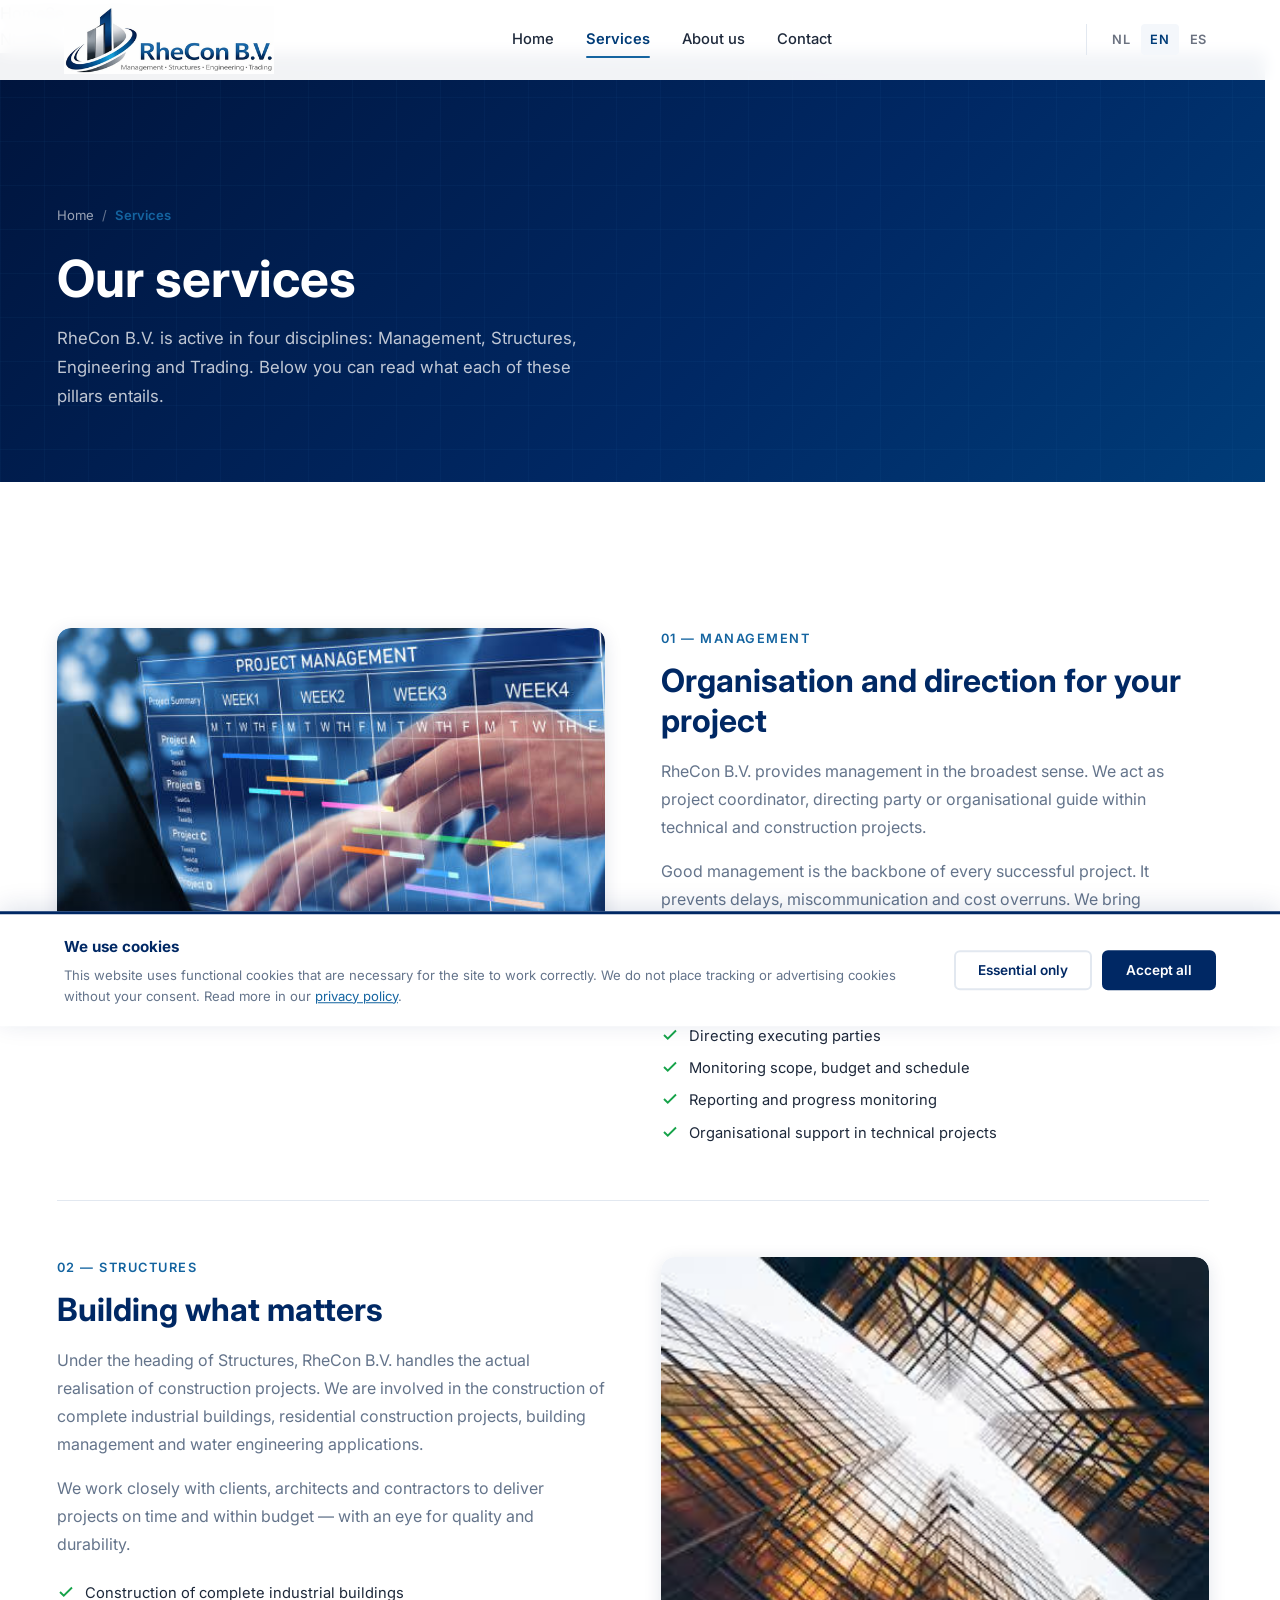
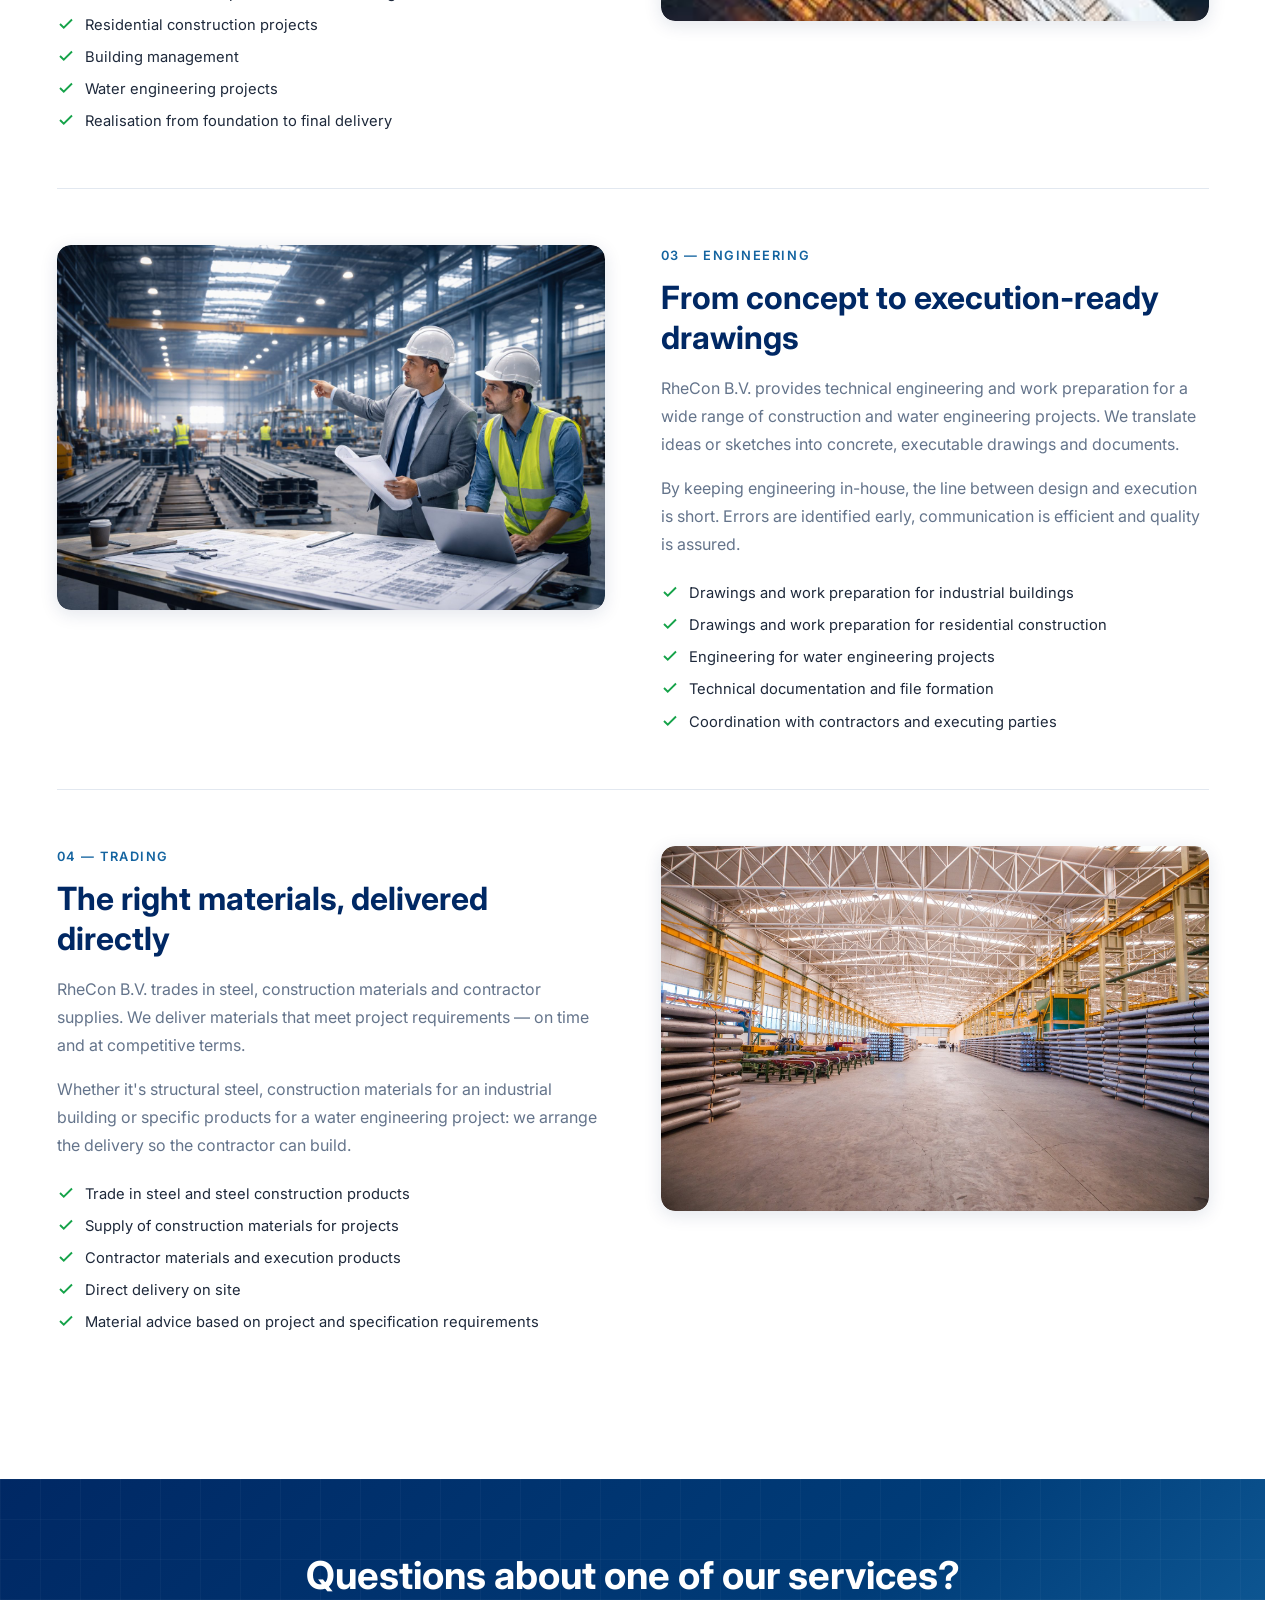
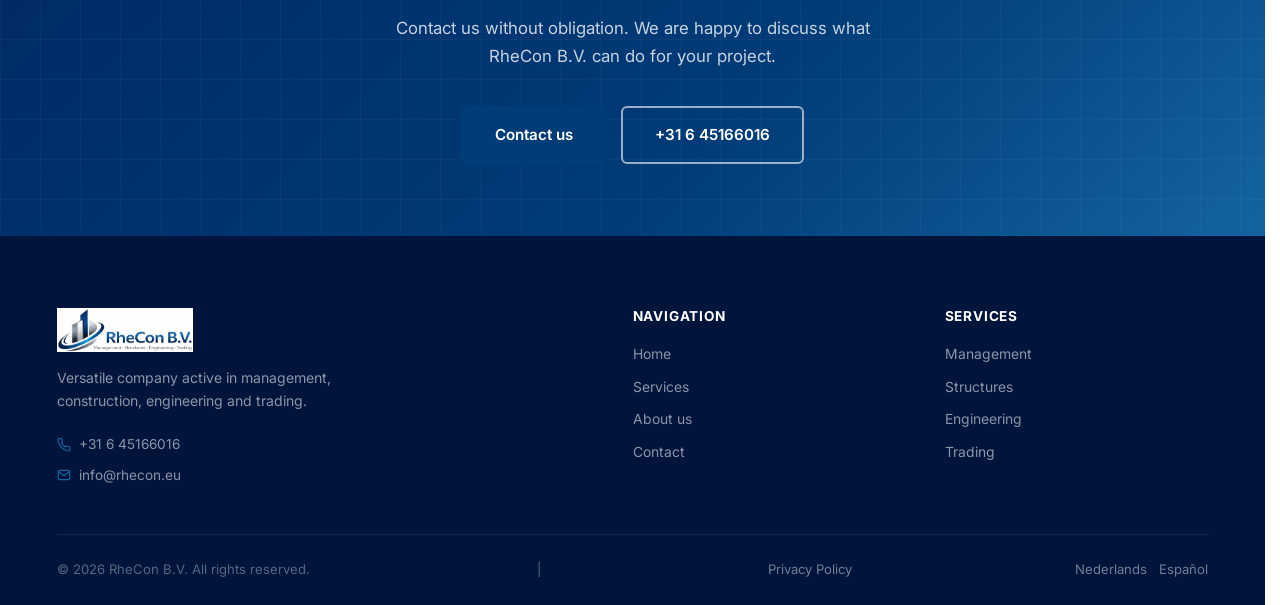
<file: en/services.html>
<!DOCTYPE html>
<html lang="en">
<head>
  <meta charset="UTF-8" />
  <meta name="viewport" content="width=device-width, initial-scale=1.0" />
  <title>Services — RheCon B.V.</title>
  <link rel="icon" type="image/x-icon" href="../assets/img/favicon.ico">
  <link rel="icon" type="image/png" sizes="32x32" href="../assets/img/favicon-32.png">
  <link rel="apple-touch-icon" href="../assets/img/apple-touch-icon.png">
  <meta name="description" content="Discover the four disciplines of RheCon B.V.: Management, Structures (construction of industrial buildings and residential projects), Engineering (drawings and work preparation) and Trading (steel and construction materials)." />
  <link rel="canonical" href="https://www.rhecon.nl/en/services.html" />
  <link rel="preload" href="https://fonts.googleapis.com/css2?family=Inter:wght@400;500;600;700;800&display=swap" as="style" onload="this.onload=null;this.rel='stylesheet'" />
  <noscript><link rel="stylesheet" href="https://fonts.googleapis.com/css2?family=Inter:wght@400;500;600;700;800&display=swap" /></noscript>
  <link rel="stylesheet" href="../assets/css/style.css" />
</head>
<body>
  <header class="site-header" role="banner">
    <div class="container header-inner">
      <a href="index.html" class="logo" aria-label="RheCon B.V.">
        <img src="../assets/img/logo.png" alt="RheCon B.V. logo" onerror="this.style.display='none';this.nextElementSibling.style.display='block';" />
        <span class="logo-fallback" style="display:none;">Rhe<span>Con</span> B.V.</span>
      </a>
      <nav class="main-nav" aria-label="Main navigation">
        <a href="index.html">Home</a><a href="services.html" class="active">Services</a><a href="about.html">About us</a><a href="contact.html">Contact</a>
      </nav>
      <div class="lang-switcher" aria-label="Choose language">
        <a href="../diensten.html">NL</a><a href="services.html" class="active">EN</a><a href="../es/servicios.html">ES</a>
      </div>
      <button class="nav-toggle" aria-label="Open menu" aria-expanded="false" aria-controls="mobileMenu"><span></span><span></span><span></span></button>
    </div>
  </header>
  <nav class="nav-menu" id="mobileMenu" aria-label="Mobile navigation">
    <a href="index.html">Home</a><a href="services.html">Services</a><a href="about.html">About us</a><a href="contact.html">Contact</a>
    <div class="lang-row"><a href="../diensten.html">NL</a><a href="services.html" class="active">EN</a><a href="../es/servicios.html">ES</a></div>
  </nav>

  <main>
    <header class="page-header">
      <div class="container">
        <nav class="breadcrumb" aria-label="Breadcrumb"><a href="index.html">Home</a><span aria-hidden="true">/</span><span class="current">Services</span></nav>
        <h1>Our services</h1>
        <p>RheCon B.V. is active in four disciplines: Management, Structures, Engineering and Trading. Below you can read what each of these pillars entails.</p>
      </div>
    </header>

    <section class="section">
      <div class="container">

        <div class="service-detail" id="management">
          <div class="service-detail-img">
            <img src="../assets/img/img-management.jpg" alt="Project management planning" style="width:100%;height:100%;object-fit:cover;min-height:360px;border-radius:var(--radius-lg);" loading="lazy"></div>
          <div class="service-detail-content animate-fade">
            <span class="section-tag">01 — Management</span>
            <h2>Organisation and direction for your project</h2>
            <p>RheCon B.V. provides management in the broadest sense. We act as project coordinator, directing party or organisational guide within technical and construction projects.</p>
            <p>Good management is the backbone of every successful project. It prevents delays, miscommunication and cost overruns. We bring structure where it is needed and monitor progress so you can focus on your core business.</p>
            <ul class="check-list">
              <li><svg xmlns="http://www.w3.org/2000/svg" fill="none" stroke="currentColor" stroke-width="2.5" viewBox="0 0 24 24" aria-hidden="true"><polyline points="20 6 9 17 4 12"/></svg>Project coordination and planning</li>
              <li><svg xmlns="http://www.w3.org/2000/svg" fill="none" stroke="currentColor" stroke-width="2.5" viewBox="0 0 24 24" aria-hidden="true"><polyline points="20 6 9 17 4 12"/></svg>Directing executing parties</li>
              <li><svg xmlns="http://www.w3.org/2000/svg" fill="none" stroke="currentColor" stroke-width="2.5" viewBox="0 0 24 24" aria-hidden="true"><polyline points="20 6 9 17 4 12"/></svg>Monitoring scope, budget and schedule</li>
              <li><svg xmlns="http://www.w3.org/2000/svg" fill="none" stroke="currentColor" stroke-width="2.5" viewBox="0 0 24 24" aria-hidden="true"><polyline points="20 6 9 17 4 12"/></svg>Reporting and progress monitoring</li>
              <li><svg xmlns="http://www.w3.org/2000/svg" fill="none" stroke="currentColor" stroke-width="2.5" viewBox="0 0 24 24" aria-hidden="true"><polyline points="20 6 9 17 4 12"/></svg>Organisational support in technical projects</li>
            </ul>
          </div>
        </div>

        <div class="service-detail service-detail--reverse" id="structures">
          <div class="service-detail-img">
            <img src="../assets/img/img-office.jpg" alt="Constructie en structures" style="width:100%;height:100%;object-fit:cover;min-height:360px;border-radius:var(--radius-lg);" loading="lazy"></div>
          <div class="service-detail-content animate-fade">
            <span class="section-tag">02 — Structures</span>
            <h2>Building what matters</h2>
            <p>Under the heading of Structures, RheCon B.V. handles the actual realisation of construction projects. We are involved in the construction of complete industrial buildings, residential construction projects, building management and water engineering applications.</p>
            <p>We work closely with clients, architects and contractors to deliver projects on time and within budget — with an eye for quality and durability.</p>
            <ul class="check-list">
              <li><svg xmlns="http://www.w3.org/2000/svg" fill="none" stroke="currentColor" stroke-width="2.5" viewBox="0 0 24 24" aria-hidden="true"><polyline points="20 6 9 17 4 12"/></svg>Construction of complete industrial buildings</li>
              <li><svg xmlns="http://www.w3.org/2000/svg" fill="none" stroke="currentColor" stroke-width="2.5" viewBox="0 0 24 24" aria-hidden="true"><polyline points="20 6 9 17 4 12"/></svg>Residential construction projects</li>
              <li><svg xmlns="http://www.w3.org/2000/svg" fill="none" stroke="currentColor" stroke-width="2.5" viewBox="0 0 24 24" aria-hidden="true"><polyline points="20 6 9 17 4 12"/></svg>Building management</li>
              <li><svg xmlns="http://www.w3.org/2000/svg" fill="none" stroke="currentColor" stroke-width="2.5" viewBox="0 0 24 24" aria-hidden="true"><polyline points="20 6 9 17 4 12"/></svg>Water engineering projects</li>
              <li><svg xmlns="http://www.w3.org/2000/svg" fill="none" stroke="currentColor" stroke-width="2.5" viewBox="0 0 24 24" aria-hidden="true"><polyline points="20 6 9 17 4 12"/></svg>Realisation from foundation to final delivery</li>
            </ul>
          </div>
        </div>

        <div class="service-detail" id="engineering">
          <div class="service-detail-img">
            <img src="../assets/img/img-engineering.jpg" alt="Engineering en techniek" style="width:100%;height:100%;object-fit:cover;min-height:360px;border-radius:var(--radius-lg);" loading="lazy"></div>
          <div class="service-detail-content animate-fade">
            <span class="section-tag">03 — Engineering</span>
            <h2>From concept to execution-ready drawings</h2>
            <p>RheCon B.V. provides technical engineering and work preparation for a wide range of construction and water engineering projects. We translate ideas or sketches into concrete, executable drawings and documents.</p>
            <p>By keeping engineering in-house, the line between design and execution is short. Errors are identified early, communication is efficient and quality is assured.</p>
            <ul class="check-list">
              <li><svg xmlns="http://www.w3.org/2000/svg" fill="none" stroke="currentColor" stroke-width="2.5" viewBox="0 0 24 24" aria-hidden="true"><polyline points="20 6 9 17 4 12"/></svg>Drawings and work preparation for industrial buildings</li>
              <li><svg xmlns="http://www.w3.org/2000/svg" fill="none" stroke="currentColor" stroke-width="2.5" viewBox="0 0 24 24" aria-hidden="true"><polyline points="20 6 9 17 4 12"/></svg>Drawings and work preparation for residential construction</li>
              <li><svg xmlns="http://www.w3.org/2000/svg" fill="none" stroke="currentColor" stroke-width="2.5" viewBox="0 0 24 24" aria-hidden="true"><polyline points="20 6 9 17 4 12"/></svg>Engineering for water engineering projects</li>
              <li><svg xmlns="http://www.w3.org/2000/svg" fill="none" stroke="currentColor" stroke-width="2.5" viewBox="0 0 24 24" aria-hidden="true"><polyline points="20 6 9 17 4 12"/></svg>Technical documentation and file formation</li>
              <li><svg xmlns="http://www.w3.org/2000/svg" fill="none" stroke="currentColor" stroke-width="2.5" viewBox="0 0 24 24" aria-hidden="true"><polyline points="20 6 9 17 4 12"/></svg>Coordination with contractors and executing parties</li>
            </ul>
          </div>
        </div>

        <div class="service-detail service-detail--reverse" id="trading">
          <div class="service-detail-img">
            <img src="../assets/img/img-industrial.jpg" alt="Trading en handel" style="width:100%;height:100%;object-fit:cover;min-height:360px;border-radius:var(--radius-lg);" loading="lazy"></div>
          <div class="service-detail-content animate-fade">
            <span class="section-tag">04 — Trading</span>
            <h2>The right materials, delivered directly</h2>
            <p>RheCon B.V. trades in steel, construction materials and contractor supplies. We deliver materials that meet project requirements — on time and at competitive terms.</p>
            <p>Whether it's structural steel, construction materials for an industrial building or specific products for a water engineering project: we arrange the delivery so the contractor can build.</p>
            <ul class="check-list">
              <li><svg xmlns="http://www.w3.org/2000/svg" fill="none" stroke="currentColor" stroke-width="2.5" viewBox="0 0 24 24" aria-hidden="true"><polyline points="20 6 9 17 4 12"/></svg>Trade in steel and steel construction products</li>
              <li><svg xmlns="http://www.w3.org/2000/svg" fill="none" stroke="currentColor" stroke-width="2.5" viewBox="0 0 24 24" aria-hidden="true"><polyline points="20 6 9 17 4 12"/></svg>Supply of construction materials for projects</li>
              <li><svg xmlns="http://www.w3.org/2000/svg" fill="none" stroke="currentColor" stroke-width="2.5" viewBox="0 0 24 24" aria-hidden="true"><polyline points="20 6 9 17 4 12"/></svg>Contractor materials and execution products</li>
              <li><svg xmlns="http://www.w3.org/2000/svg" fill="none" stroke="currentColor" stroke-width="2.5" viewBox="0 0 24 24" aria-hidden="true"><polyline points="20 6 9 17 4 12"/></svg>Direct delivery on site</li>
              <li><svg xmlns="http://www.w3.org/2000/svg" fill="none" stroke="currentColor" stroke-width="2.5" viewBox="0 0 24 24" aria-hidden="true"><polyline points="20 6 9 17 4 12"/></svg>Material advice based on project and specification requirements</li>
            </ul>
          </div>
        </div>

      </div>
    </section>

    <section class="cta-banner" aria-label="Call to action">
      <div class="container">
        <h2>Questions about one of our services?</h2>
        <p>Contact us without obligation. We are happy to discuss what RheCon B.V. can do for your project.</p>
        <div class="cta-actions">
          <a href="contact.html" class="btn btn--primary"> Contact us</a>
          <a href="tel:+31645166016" class="btn btn--outline"> +31 6 45166016</a>
        </div>
      </div>
    </section>
  </main>

  <footer class="site-footer" role="contentinfo">
    <div class="container">
      <div class="footer-main">
        <div class="footer-brand">
          <a href="index.html" class="logo" aria-label="RheCon B.V."><img src="../assets/img/logo.png" alt="RheCon B.V. logo" style="height:44px;" onerror="this.style.display='none';this.nextElementSibling.style.display='block';" /><span class="logo-fallback" style="display:none;">Rhe<span>Con</span> B.V.</span></a>
          <p>Versatile company active in management, construction, engineering and trading.</p>
          <div class="footer-contact-mini">
            <a href="tel:+31645166016"><svg xmlns="http://www.w3.org/2000/svg" fill="none" stroke="currentColor" stroke-width="2" viewBox="0 0 24 24" aria-hidden="true"><path d="M22 16.92v3a2 2 0 0 1-2.18 2 19.79 19.79 0 0 1-8.63-3.07A19.5 19.5 0 0 1 4.69 12a19.79 19.79 0 0 1-3.07-8.67A2 2 0 0 1 3.6 1.21h3a2 2 0 0 1 2 1.72c.127.96.361 1.903.7 2.81a2 2 0 0 1-.45 2.11L7.91 8.81a16 16 0 0 0 6.29 6.29l.96-.96a2 2 0 0 1 2.11-.45c.907.339 1.85.573 2.81.7A2 2 0 0 1 22 16.92z"/></svg>+31 6 45166016</a>
            <a href="mailto:info@rhecon.eu"><svg xmlns="http://www.w3.org/2000/svg" fill="none" stroke="currentColor" stroke-width="2" viewBox="0 0 24 24" aria-hidden="true"><path d="M4 4h16c1.1 0 2 .9 2 2v12c0 1.1-.9 2-2 2H4c-1.1 0-2-.9-2-2V6c0-1.1.9-2 2-2z"/><polyline points="22,6 12,13 2,6"/></svg>info@rhecon.eu</a>
          </div>
        </div>
        <div class="footer-col"><h4>Navigation</h4><ul><li><a href="index.html">Home</a></li><li><a href="services.html">Services</a></li><li><a href="about.html">About us</a></li><li><a href="contact.html">Contact</a></li></ul></div>
        <div class="footer-col"><h4>Services</h4><ul><li><a href="#management">Management</a></li><li><a href="#structures">Structures</a></li><li><a href="#engineering">Engineering</a></li><li><a href="#trading">Trading</a></li></ul></div>
      </div>
      <div class="footer-bottom">
        <span>&copy; <span id="year"></span> RheCon B.V. All rights reserved.</span> &nbsp;|&nbsp; <a href="../en/privacy-policy.html">Privacy Policy</a>
        <div style="display:flex;gap:12px;"><a href="../diensten.html">Nederlands</a><a href="../es/servicios.html">Español</a></div>
      </div>
    </div>
  </footer>
  <script src="../assets/js/main.js"></script>
  <script>document.getElementById('year').textContent = new Date().getFullYear();</script>

  <!-- Cookie consent banner (GDPR) -->
  <div class="cookie-banner hidden" id="cookieBanner" role="dialog" aria-live="polite" aria-label="Cookie notice">
    <div class="container cookie-banner-inner">
      <div class="cookie-text">
        <strong>We use cookies</strong>
        <p>
          This website uses functional cookies that are necessary for the site to work correctly.
          We do not place tracking or advertising cookies without your consent.
          Read more in our <a href="../en/privacy-policy.html">privacy policy</a>.
        </p>
      </div>
      <div class="cookie-actions">
        <button class="cookie-btn cookie-btn--decline" id="cookieDecline" type="button">Essential only</button>
        <button class="cookie-btn cookie-btn--accept"  id="cookieAccept"  type="button">Accept all</button>
      </div>
    </div>
  </div>
</body>
</html>
</file>
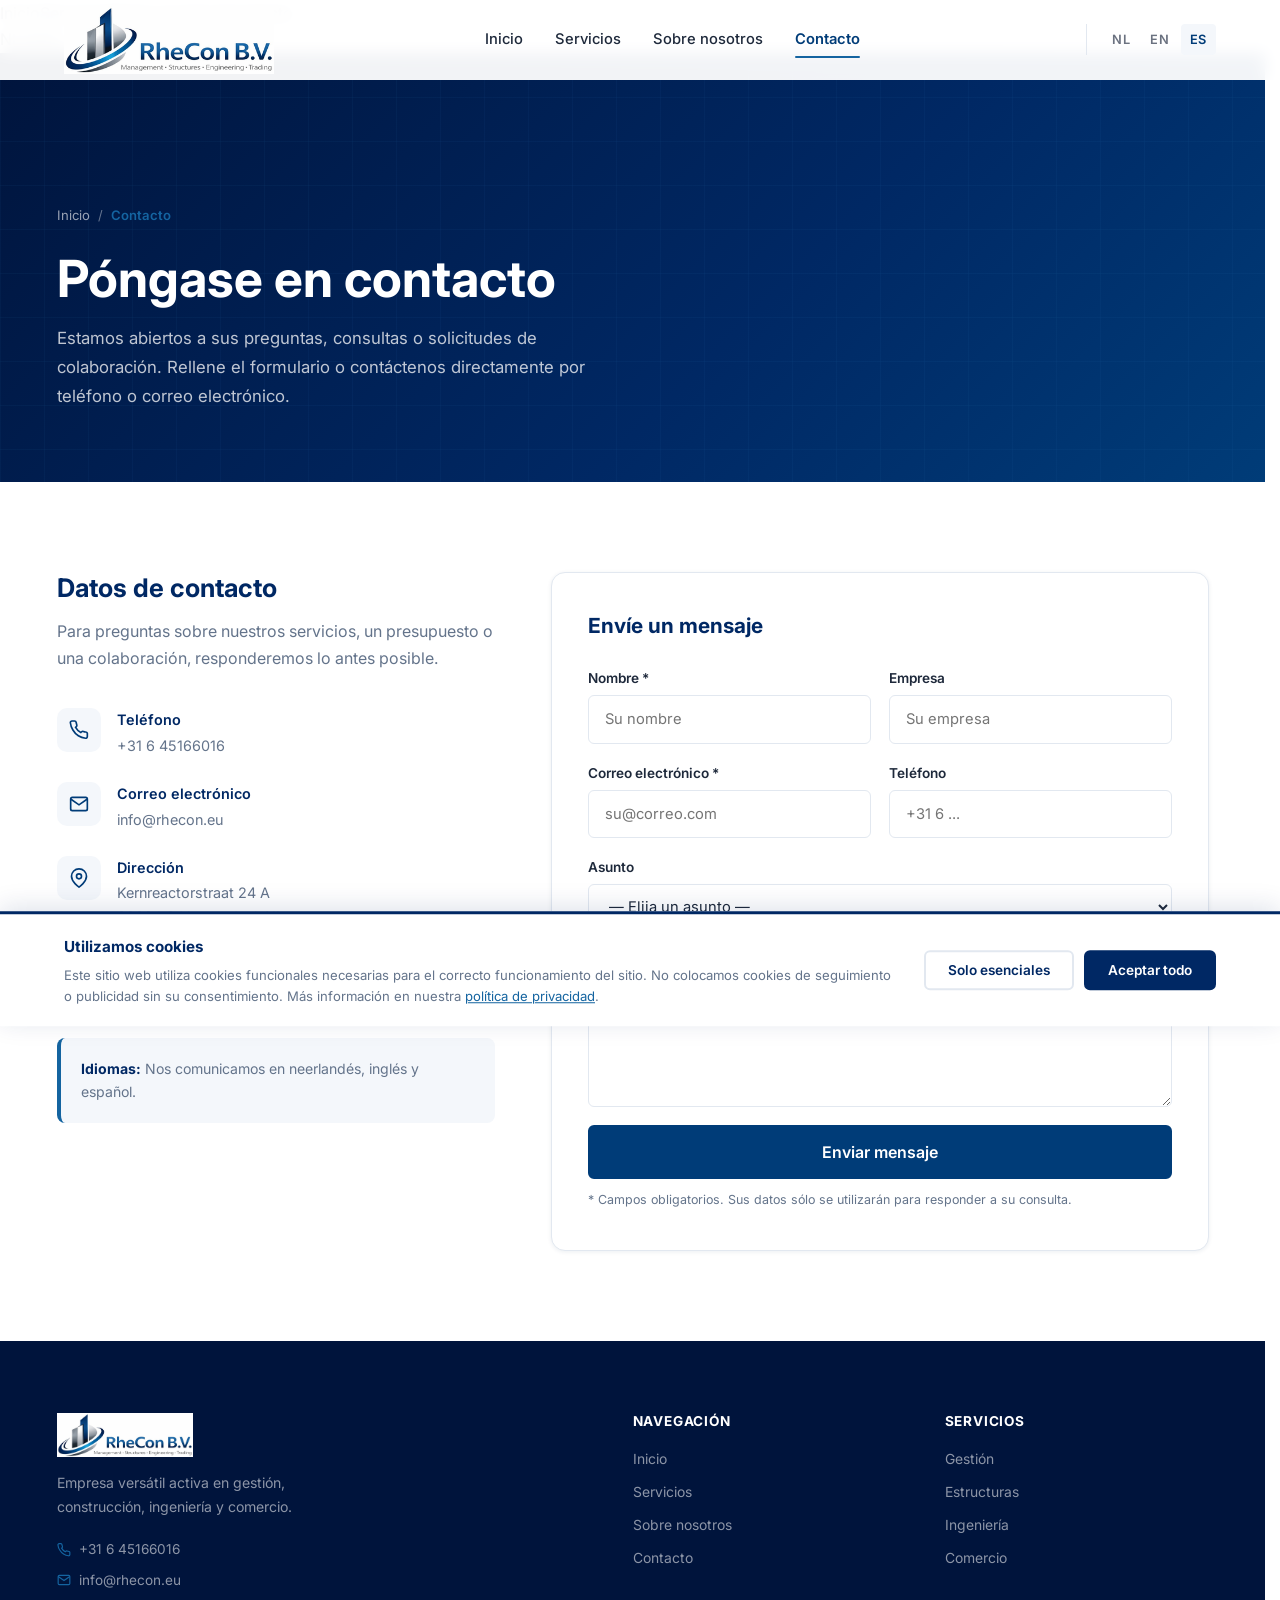
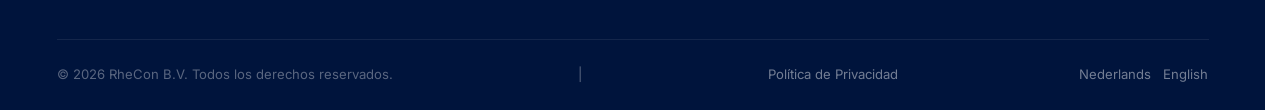
<file: es/contacto.html>
<!DOCTYPE html>
<html lang="es">
<head>
  <meta charset="UTF-8" />
  <meta name="viewport" content="width=device-width, initial-scale=1.0" />
  <title>Contacto — RheCon B.V.</title>
  <link rel="icon" type="image/x-icon" href="../assets/img/favicon.ico">
  <link rel="icon" type="image/png" sizes="32x32" href="../assets/img/favicon-32.png">
  <link rel="apple-touch-icon" href="../assets/img/apple-touch-icon.png">
  <meta name="description" content="Contacte con RheCon B.V. por teléfono, correo electrónico o el formulario de contacto. Responderemos a su consulta lo antes posible." />
  <link rel="canonical" href="https://www.rhecon.nl/es/contacto.html" />
  <link rel="preload" href="https://fonts.googleapis.com/css2?family=Inter:wght@400;500;600;700;800&display=swap" as="style" onload="this.onload=null;this.rel='stylesheet'" />
  <noscript><link rel="stylesheet" href="https://fonts.googleapis.com/css2?family=Inter:wght@400;500;600;700;800&display=swap" /></noscript>
  <link rel="stylesheet" href="../assets/css/style.css" />
</head>
<body>
  <header class="site-header" role="banner">
    <div class="container header-inner">
      <a href="index.html" class="logo" aria-label="RheCon B.V."><img src="../assets/img/logo.png" alt="RheCon B.V. logo" onerror="this.style.display='none';this.nextElementSibling.style.display='block';" /><span class="logo-fallback" style="display:none;">Rhe<span>Con</span> B.V.</span></a>
      <nav class="main-nav" aria-label="Navegación principal">
        <a href="index.html">Inicio</a><a href="servicios.html">Servicios</a><a href="sobre-nosotros.html">Sobre nosotros</a><a href="contacto.html" class="active">Contacto</a>
      </nav>
      <div class="lang-switcher" aria-label="Elegir idioma">
        <a href="../contact.html">NL</a><a href="../en/contact.html">EN</a><a href="contacto.html" class="active">ES</a>
      </div>
      <button class="nav-toggle" aria-label="Abrir menú" aria-expanded="false" aria-controls="mobileMenu"><span></span><span></span><span></span></button>
    </div>
  </header>
  <nav class="nav-menu" id="mobileMenu" aria-label="Navegación móvil">
    <a href="index.html">Inicio</a><a href="servicios.html">Servicios</a><a href="sobre-nosotros.html">Sobre nosotros</a><a href="contacto.html">Contacto</a>
    <div class="lang-row"><a href="../contact.html">NL</a><a href="../en/contact.html">EN</a><a href="contacto.html" class="active">ES</a></div>
  </nav>

  <main>
    <header class="page-header">
      <div class="container">
        <nav class="breadcrumb" aria-label="Ruta de navegación"><a href="index.html">Inicio</a><span aria-hidden="true">/</span><span class="current">Contacto</span></nav>
        <h1>Póngase en contacto</h1>
        <p>Estamos abiertos a sus preguntas, consultas o solicitudes de colaboración. Rellene el formulario o contáctenos directamente por teléfono o correo electrónico.</p>
      </div>
    </header>

    <section class="section">
      <div class="container">
        <div class="contact-layout">
          <div class="contact-info-block">
            <h2>Datos de contacto</h2>
            <p>Para preguntas sobre nuestros servicios, un presupuesto o una colaboración, responderemos lo antes posible.</p>
            <div class="contact-info-items">
              <div class="contact-info-item">
                <div class="ci-icon" aria-hidden="true"><svg xmlns="http://www.w3.org/2000/svg" fill="none" stroke="currentColor" stroke-width="2" viewBox="0 0 24 24"><path d="M22 16.92v3a2 2 0 0 1-2.18 2 19.79 19.79 0 0 1-8.63-3.07A19.5 19.5 0 0 1 4.69 12a19.79 19.79 0 0 1-3.07-8.67A2 2 0 0 1 3.6 1.21h3a2 2 0 0 1 2 1.72c.127.96.361 1.903.7 2.81a2 2 0 0 1-.45 2.11L7.91 8.81a16 16 0 0 0 6.29 6.29l.96-.96a2 2 0 0 1 2.11-.45c.907.339 1.85.573 2.81.7A2 2 0 0 1 22 16.92z"/></svg></div>
                <div class="ci-text"><strong>Teléfono</strong><a href="tel:+31645166016">+31 6 45166016</a></div>
              </div>
              <div class="contact-info-item">
                <div class="ci-icon" aria-hidden="true"><svg xmlns="http://www.w3.org/2000/svg" fill="none" stroke="currentColor" stroke-width="2" viewBox="0 0 24 24"><path d="M4 4h16c1.1 0 2 .9 2 2v12c0 1.1-.9 2-2 2H4c-1.1 0-2-.9-2-2V6c0-1.1.9-2 2-2z"/><polyline points="22,6 12,13 2,6"/></svg></div>
                <div class="ci-text"><strong>Correo electrónico</strong><a href="mailto:info@rhecon.eu">info@rhecon.eu</a></div>
              </div>
              <div class="contact-info-item">
                <div class="ci-icon" aria-hidden="true"><svg xmlns="http://www.w3.org/2000/svg" fill="none" stroke="currentColor" stroke-width="2" viewBox="0 0 24 24"><path d="M21 10c0 7-9 13-9 13s-9-6-9-13a9 9 0 0 1 18 0z"/><circle cx="12" cy="10" r="3"/></svg></div>
                <div class="ci-text"><strong>Dirección</strong><span>Kernreactorstraat 24 A<br>3903 LG Veenendaal, NL</span></div>
              </div>
              <div class="contact-info-item">
                <div class="ci-icon" aria-hidden="true"><svg xmlns="http://www.w3.org/2000/svg" fill="none" stroke="currentColor" stroke-width="2" viewBox="0 0 24 24"><circle cx="12" cy="12" r="10"/><polyline points="12 6 12 12 16 14"/></svg></div>
                <div class="ci-text"><strong>Tiempo de respuesta</strong><span>Normalmente respondemos en 1 día hábil</span></div>
              </div>
            </div>
            <div style="margin-top:36px;padding:20px;background:var(--clr-light);border-radius:var(--radius);border-left:4px solid var(--clr-accent);">
              <p style="font-size:.88rem;color:var(--clr-text-light);line-height:1.6;margin:0;"><strong style="color:var(--clr-primary);">Idiomas:</strong> Nos comunicamos en neerlandés, inglés y español.</p>
            </div>
          </div>

          <div class="contact-form-wrap">
            <h3>Envíe un mensaje</h3>
            <form class="contact-form" action="https://formspree.io/f/meepjdda" method="POST" novalidate aria-label="Formulario de contacto">
              <div class="form-row">
                <div class="form-group">
                  <label for="nombre">Nombre <span aria-hidden="true">*</span></label>
                  <input type="text" id="nombre" name="nombre" placeholder="Su nombre" required autocomplete="name" />
                </div>
                <div class="form-group">
                  <label for="empresa">Empresa</label>
                  <input type="text" id="empresa" name="empresa" placeholder="Su empresa" autocomplete="organization" />
                </div>
              </div>
              <div class="form-row">
                <div class="form-group">
                  <label for="email">Correo electrónico <span aria-hidden="true">*</span></label>
                  <input type="email" id="email" name="email" placeholder="su@correo.com" required autocomplete="email" />
                </div>
                <div class="form-group">
                  <label for="telefono">Teléfono</label>
                  <input type="tel" id="telefono" name="telefono" placeholder="+31 6 ..." autocomplete="tel" />
                </div>
              </div>
              <div class="form-group">
                <label for="servicio">Asunto</label>
                <select id="servicio" name="servicio">
                  <option value="">— Elija un asunto —</option>
                  <option value="gestion">Gestión</option>
                  <option value="estructuras">Estructuras / Construcción</option>
                  <option value="ingenieria">Ingeniería / Preparación de obras</option>
                  <option value="comercio">Comercio / Materiales</option>
                  <option value="otro">Otro</option>
                </select>
              </div>
              <div class="form-group">
                <label for="mensaje">Mensaje <span aria-hidden="true">*</span></label>
                <textarea id="mensaje" name="mensaje" placeholder="Describa su consulta o proyecto con el mayor detalle posible..." required minlength="20"></textarea>
              </div>
              <button type="submit" class="btn btn--primary form-submit">
                 Enviar mensaje
              </button>
              <div class="form-success" role="alert">
                
                Su mensaje ha sido enviado. Nos pondremos en contacto con usted lo antes posible.
              </div>
              <p class="form-note">* Campos obligatorios. Sus datos sólo se utilizarán para responder a su consulta.</p>
            </form>
          </div>
        </div>
      </div>
    </section>
  </main>

  <footer class="site-footer" role="contentinfo">
    <div class="container">
      <div class="footer-main">
        <div class="footer-brand">
          <a href="index.html" class="logo" aria-label="RheCon B.V."><img src="../assets/img/logo.png" alt="RheCon B.V. logo" style="height:44px;" onerror="this.style.display='none';this.nextElementSibling.style.display='block';" /><span class="logo-fallback" style="display:none;">Rhe<span>Con</span> B.V.</span></a>
          <p>Empresa versátil activa en gestión, construcción, ingeniería y comercio.</p>
          <div class="footer-contact-mini">
            <a href="tel:+31645166016"><svg xmlns="http://www.w3.org/2000/svg" fill="none" stroke="currentColor" stroke-width="2" viewBox="0 0 24 24" aria-hidden="true"><path d="M22 16.92v3a2 2 0 0 1-2.18 2 19.79 19.79 0 0 1-8.63-3.07A19.5 19.5 0 0 1 4.69 12a19.79 19.79 0 0 1-3.07-8.67A2 2 0 0 1 3.6 1.21h3a2 2 0 0 1 2 1.72c.127.96.361 1.903.7 2.81a2 2 0 0 1-.45 2.11L7.91 8.81a16 16 0 0 0 6.29 6.29l.96-.96a2 2 0 0 1 2.11-.45c.907.339 1.85.573 2.81.7A2 2 0 0 1 22 16.92z"/></svg>+31 6 45166016</a>
            <a href="mailto:info@rhecon.eu"><svg xmlns="http://www.w3.org/2000/svg" fill="none" stroke="currentColor" stroke-width="2" viewBox="0 0 24 24" aria-hidden="true"><path d="M4 4h16c1.1 0 2 .9 2 2v12c0 1.1-.9 2-2 2H4c-1.1 0-2-.9-2-2V6c0-1.1.9-2 2-2z"/><polyline points="22,6 12,13 2,6"/></svg>info@rhecon.eu</a>
          </div>
        </div>
        <div class="footer-col"><h4>Navegación</h4><ul><li><a href="index.html">Inicio</a></li><li><a href="servicios.html">Servicios</a></li><li><a href="sobre-nosotros.html">Sobre nosotros</a></li><li><a href="contacto.html">Contacto</a></li></ul></div>
        <div class="footer-col"><h4>Servicios</h4><ul><li><a href="servicios.html#gestion">Gestión</a></li><li><a href="servicios.html#estructuras">Estructuras</a></li><li><a href="servicios.html#ingenieria">Ingeniería</a></li><li><a href="servicios.html#comercio">Comercio</a></li></ul></div>
      </div>
      <div class="footer-bottom">
        <span>&copy; <span id="year"></span> RheCon B.V. Todos los derechos reservados.</span> &nbsp;|&nbsp; <a href="../es/politica-de-privacidad.html">Política de Privacidad</a>
        <div style="display:flex;gap:12px;"><a href="../contact.html">Nederlands</a><a href="../en/contact.html">English</a></div>
      </div>
    </div>
  </footer>
  <script src="../assets/js/main.js"></script>
  <script>document.getElementById('year').textContent = new Date().getFullYear();</script>

  <!-- Banner de cookies (GDPR) -->
  <div class="cookie-banner hidden" id="cookieBanner" role="dialog" aria-live="polite" aria-label="Aviso de cookies">
    <div class="container cookie-banner-inner">
      <div class="cookie-text">
        <strong>Utilizamos cookies</strong>
        <p>
          Este sitio web utiliza cookies funcionales necesarias para el correcto funcionamiento del sitio.
          No colocamos cookies de seguimiento o publicidad sin su consentimiento.
          Más información en nuestra <a href="../es/politica-de-privacidad.html">política de privacidad</a>.
        </p>
      </div>
      <div class="cookie-actions">
        <button class="cookie-btn cookie-btn--decline" id="cookieDecline" type="button">Solo esenciales</button>
        <button class="cookie-btn cookie-btn--accept"  id="cookieAccept"  type="button">Aceptar todo</button>
      </div>
    </div>
  </div>
</body>
</html>
</file>
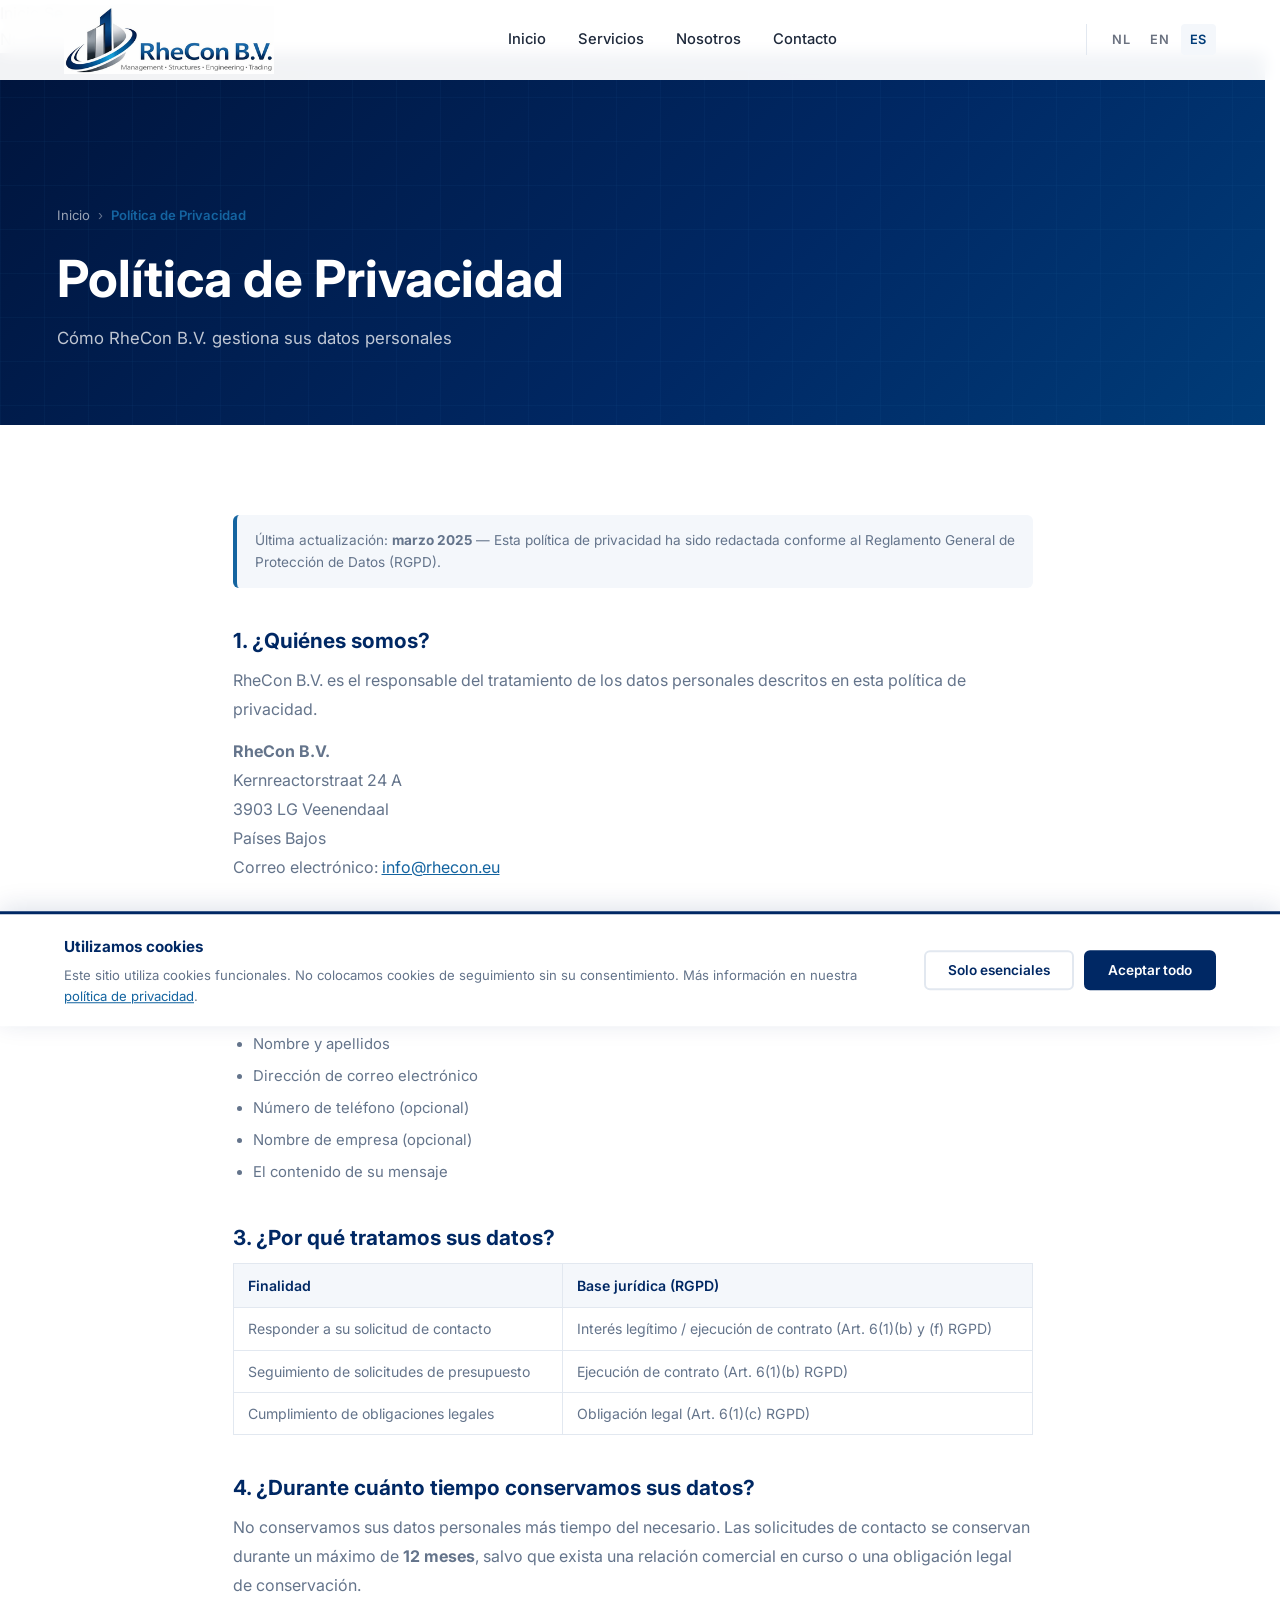
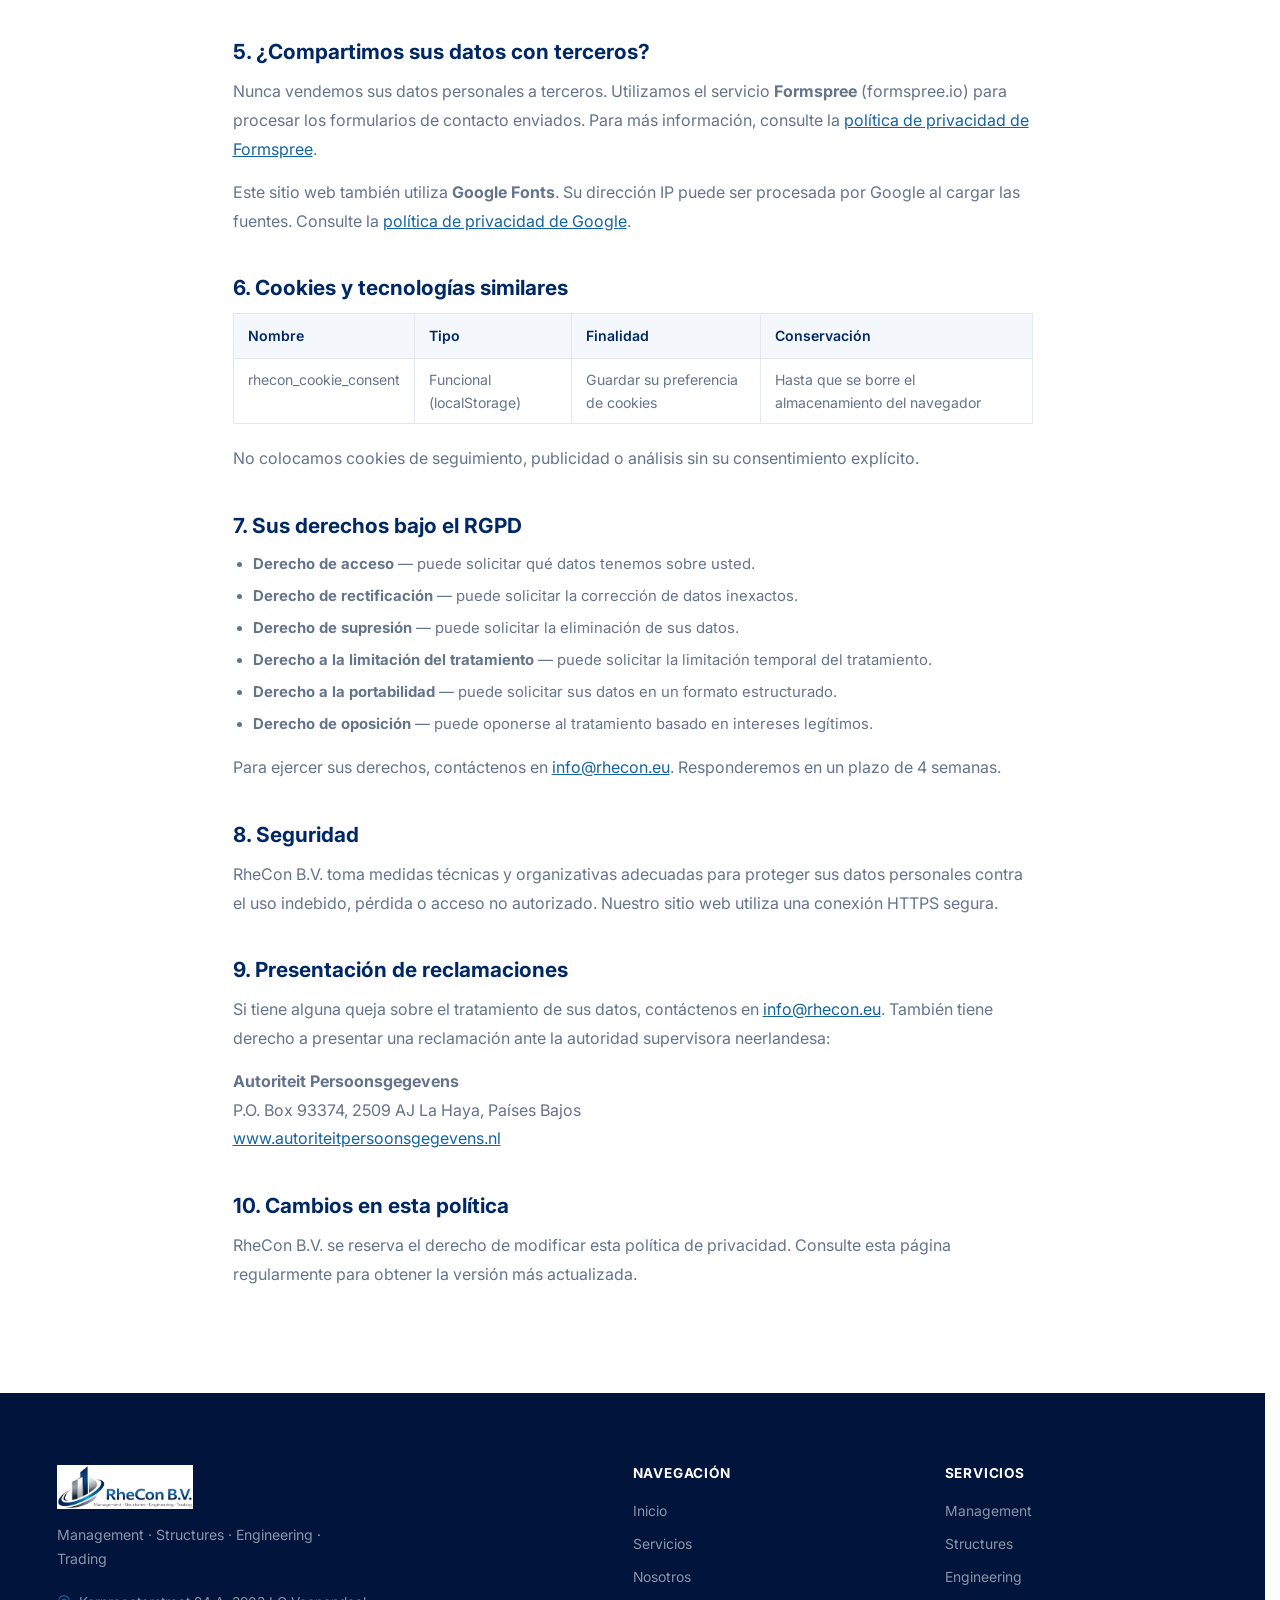
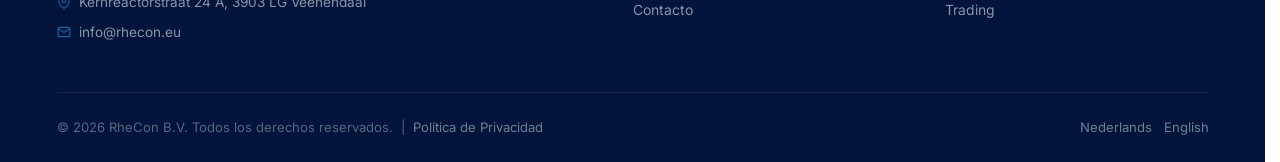
<file: es/politica-de-privacidad.html>
<!DOCTYPE html>
<html lang="es">
<head>
  <meta charset="UTF-8" />
  <meta name="viewport" content="width=device-width, initial-scale=1.0" />
  <title>Política de Privacidad — RheCon B.V.</title>
  <link rel="icon" type="image/x-icon" href="../assets/img/favicon.ico">
  <link rel="icon" type="image/png" sizes="32x32" href="../assets/img/favicon-32.png">
  <link rel="apple-touch-icon" href="../assets/img/apple-touch-icon.png">
  <meta name="description" content="Política de privacidad de RheCon B.V. — cómo gestionamos sus datos personales conforme al RGPD." />
  <link rel="canonical" href="https://www.rhecon.nl/es/politica-de-privacidad.html" />
  <meta name="robots" content="noindex, follow" />

  <link rel="preload" href="https://fonts.googleapis.com/css2?family=Inter:wght@400;500;600;700;800&display=swap" as="style" onload="this.onload=null;this.rel='stylesheet'" />
  <noscript><link rel="stylesheet" href="https://fonts.googleapis.com/css2?family=Inter:wght@400;500;600;700;800&display=swap" /></noscript>
  <link rel="stylesheet" href="../assets/css/style.css" />
  <style>
    .privacy-content { max-width: 800px; margin: 0 auto; }
    .privacy-content h2 { font-size: 1.3rem; margin: 40px 0 12px; color: var(--clr-primary); }
    .privacy-content p  { color: var(--clr-text-light); line-height: 1.8; margin-bottom: 14px; }
    .privacy-content ul { margin: 0 0 16px 20px; list-style: disc; }
    .privacy-content ul li { color: var(--clr-text-light); line-height: 1.75; margin-bottom: 6px; font-size: .93rem; }
    .privacy-content a  { color: var(--clr-accent); text-decoration: underline; }
    .privacy-content table { width: 100%; border-collapse: collapse; margin-bottom: 20px; font-size: .88rem; }
    .privacy-content table th { background: var(--clr-light); color: var(--clr-primary); text-align: left; padding: 10px 14px; font-weight: 600; border: 1px solid var(--clr-border); }
    .privacy-content table td { padding: 9px 14px; border: 1px solid var(--clr-border); color: var(--clr-text-light); vertical-align: top; }
    .privacy-updated { background: var(--clr-light); border-left: 4px solid var(--clr-accent); padding: 14px 18px; border-radius: 6px; margin-bottom: 36px; font-size: .85rem; color: var(--clr-text-light); }
  </style>
</head>
<body>

  <header class="site-header" role="banner">
    <div class="container header-inner">
      <a href="../index.html" class="logo" aria-label="RheCon B.V. — ir a la página de inicio">
        <img src="../assets/img/logo.png" alt="RheCon B.V. logo" onerror="this.style.display='none';this.nextElementSibling.style.display='block';" />
        <span class="logo-fallback" style="display:none;">Rhe<span>Con</span> B.V.</span>
      </a>
      <nav class="main-nav" aria-label="Navegación principal">
        <a href="index.html">Inicio</a>
        <a href="servicios.html">Servicios</a>
        <a href="sobre-nosotros.html">Nosotros</a>
        <a href="contacto.html">Contacto</a>
      </nav>
      <div class="lang-switcher" aria-label="Elegir idioma">
        <a href="../privacybeleid.html">NL</a>
        <a href="../en/privacy-policy.html">EN</a>
        <a href="politica-de-privacidad.html" class="active" aria-current="true">ES</a>
      </div>
      <button class="nav-toggle" aria-label="Abrir menú" aria-expanded="false" aria-controls="mobileMenu">
        <span></span><span></span><span></span>
      </button>
    </div>
  </header>

  <nav class="nav-menu" id="mobileMenu" aria-label="Navegación móvil">
    <a href="index.html">Inicio</a>
    <a href="servicios.html">Servicios</a>
    <a href="sobre-nosotros.html">Nosotros</a>
    <a href="contacto.html">Contacto</a>
    <div class="lang-row">
      <a href="../privacybeleid.html">NL</a>
      <a href="../en/privacy-policy.html">EN</a>
      <a href="politica-de-privacidad.html" class="active">ES</a>
    </div>
  </nav>

  <section class="page-header">
    <div class="container">
      <nav class="breadcrumb" aria-label="Ruta de navegación">
        <a href="index.html">Inicio</a>
        <span aria-hidden="true">›</span>
        <span class="current">Política de Privacidad</span>
      </nav>
      <h1>Política de Privacidad</h1>
      <p>Cómo RheCon B.V. gestiona sus datos personales</p>
    </div>
  </section>

  <section class="section">
    <div class="container">
      <div class="privacy-content">

        <div class="privacy-updated">
          Última actualización: <strong>marzo 2025</strong> — Esta política de privacidad ha sido redactada conforme al Reglamento General de Protección de Datos (RGPD).
        </div>

        <h2>1. ¿Quiénes somos?</h2>
        <p>RheCon B.V. es el responsable del tratamiento de los datos personales descritos en esta política de privacidad.</p>
        <p>
          <strong>RheCon B.V.</strong><br>
          Kernreactorstraat 24 A<br>
          3903 LG Veenendaal<br>
          Países Bajos<br>
          Correo electrónico: <a href="mailto:info@rhecon.eu">info@rhecon.eu</a>
        </p>

        <h2>2. ¿Qué datos personales tratamos?</h2>
        <p>Solo tratamos los datos que usted nos proporciona directamente a través del formulario de contacto de este sitio web:</p>
        <ul>
          <li>Nombre y apellidos</li>
          <li>Dirección de correo electrónico</li>
          <li>Número de teléfono (opcional)</li>
          <li>Nombre de empresa (opcional)</li>
          <li>El contenido de su mensaje</li>
        </ul>

        <h2>3. ¿Por qué tratamos sus datos?</h2>
        <table>
          <tr><th>Finalidad</th><th>Base jurídica (RGPD)</th></tr>
          <tr><td>Responder a su solicitud de contacto</td><td>Interés legítimo / ejecución de contrato (Art. 6(1)(b) y (f) RGPD)</td></tr>
          <tr><td>Seguimiento de solicitudes de presupuesto</td><td>Ejecución de contrato (Art. 6(1)(b) RGPD)</td></tr>
          <tr><td>Cumplimiento de obligaciones legales</td><td>Obligación legal (Art. 6(1)(c) RGPD)</td></tr>
        </table>

        <h2>4. ¿Durante cuánto tiempo conservamos sus datos?</h2>
        <p>No conservamos sus datos personales más tiempo del necesario. Las solicitudes de contacto se conservan durante un máximo de <strong>12 meses</strong>, salvo que exista una relación comercial en curso o una obligación legal de conservación.</p>

        <h2>5. ¿Compartimos sus datos con terceros?</h2>
        <p>Nunca vendemos sus datos personales a terceros. Utilizamos el servicio <strong>Formspree</strong> (formspree.io) para procesar los formularios de contacto enviados. Para más información, consulte la <a href="https://formspree.io/legal/privacy-policy" target="_blank" rel="noopener">política de privacidad de Formspree</a>.</p>
        <p>Este sitio web también utiliza <strong>Google Fonts</strong>. Su dirección IP puede ser procesada por Google al cargar las fuentes. Consulte la <a href="https://policies.google.com/privacy" target="_blank" rel="noopener">política de privacidad de Google</a>.</p>

        <h2>6. Cookies y tecnologías similares</h2>
        <table>
          <tr><th>Nombre</th><th>Tipo</th><th>Finalidad</th><th>Conservación</th></tr>
          <tr><td>rhecon_cookie_consent</td><td>Funcional (localStorage)</td><td>Guardar su preferencia de cookies</td><td>Hasta que se borre el almacenamiento del navegador</td></tr>
        </table>
        <p>No colocamos cookies de seguimiento, publicidad o análisis sin su consentimiento explícito.</p>

        <h2>7. Sus derechos bajo el RGPD</h2>
        <ul>
          <li><strong>Derecho de acceso</strong> — puede solicitar qué datos tenemos sobre usted.</li>
          <li><strong>Derecho de rectificación</strong> — puede solicitar la corrección de datos inexactos.</li>
          <li><strong>Derecho de supresión</strong> — puede solicitar la eliminación de sus datos.</li>
          <li><strong>Derecho a la limitación del tratamiento</strong> — puede solicitar la limitación temporal del tratamiento.</li>
          <li><strong>Derecho a la portabilidad</strong> — puede solicitar sus datos en un formato estructurado.</li>
          <li><strong>Derecho de oposición</strong> — puede oponerse al tratamiento basado en intereses legítimos.</li>
        </ul>
        <p>Para ejercer sus derechos, contáctenos en <a href="mailto:info@rhecon.eu">info@rhecon.eu</a>. Responderemos en un plazo de 4 semanas.</p>

        <h2>8. Seguridad</h2>
        <p>RheCon B.V. toma medidas técnicas y organizativas adecuadas para proteger sus datos personales contra el uso indebido, pérdida o acceso no autorizado. Nuestro sitio web utiliza una conexión HTTPS segura.</p>

        <h2>9. Presentación de reclamaciones</h2>
        <p>Si tiene alguna queja sobre el tratamiento de sus datos, contáctenos en <a href="mailto:info@rhecon.eu">info@rhecon.eu</a>. También tiene derecho a presentar una reclamación ante la autoridad supervisora neerlandesa:</p>
        <p>
          <strong>Autoriteit Persoonsgegevens</strong><br>
          P.O. Box 93374, 2509 AJ La Haya, Países Bajos<br>
          <a href="https://www.autoriteitpersoonsgegevens.nl" target="_blank" rel="noopener">www.autoriteitpersoonsgegevens.nl</a>
        </p>

        <h2>10. Cambios en esta política</h2>
        <p>RheCon B.V. se reserva el derecho de modificar esta política de privacidad. Consulte esta página regularmente para obtener la versión más actualizada.</p>

      </div>
    </div>
  </section>

  <footer class="site-footer" role="contentinfo">
    <div class="container">
      <div class="footer-main">
        <div class="footer-brand">
          <a href="../index.html" class="logo" aria-label="RheCon B.V.">
            <img src="../assets/img/logo.png" alt="RheCon B.V. logo" style="height:44px;" onerror="this.style.display='none';this.nextElementSibling.style.display='block';" />
            <span class="logo-fallback" style="display:none;">Rhe<span>Con</span> B.V.</span>
          </a>
          <p>Management · Structures · Engineering · Trading</p>
          <div class="footer-contact-mini">
            <span><svg xmlns="http://www.w3.org/2000/svg" fill="none" stroke="currentColor" stroke-width="2" viewBox="0 0 24 24"><path d="M21 10c0 7-9 13-9 13s-9-6-9-13a9 9 0 0 1 18 0z"/><circle cx="12" cy="10" r="3"/></svg>Kernreactorstraat 24 A, 3903 LG Veenendaal</span>
            <a href="mailto:info@rhecon.eu"><svg xmlns="http://www.w3.org/2000/svg" fill="none" stroke="currentColor" stroke-width="2" viewBox="0 0 24 24"><path d="M4 4h16c1.1 0 2 .9 2 2v12c0 1.1-.9 2-2 2H4c-1.1 0-2-.9-2-2V6c0-1.1.9-2 2-2z"/><polyline points="22,6 12,13 2,6"/></svg>info@rhecon.eu</a>
          </div>
        </div>
        <div class="footer-col">
          <h4>Navegación</h4>
          <ul>
            <li><a href="index.html">Inicio</a></li>
            <li><a href="servicios.html">Servicios</a></li>
            <li><a href="sobre-nosotros.html">Nosotros</a></li>
            <li><a href="contacto.html">Contacto</a></li>
          </ul>
        </div>
        <div class="footer-col">
          <h4>Servicios</h4>
          <ul>
            <li><a href="servicios.html#management">Management</a></li>
            <li><a href="servicios.html#structures">Structures</a></li>
            <li><a href="servicios.html#engineering">Engineering</a></li>
            <li><a href="servicios.html#trading">Trading</a></li>
          </ul>
        </div>
      </div>
      <div class="footer-bottom">
        <span>&copy; <span id="year"></span> RheCon B.V. Todos los derechos reservados. &nbsp;|&nbsp; <a href="politica-de-privacidad.html">Política de Privacidad</a></span>
        <div style="display:flex;gap:12px;"><a href="../privacybeleid.html">Nederlands</a><a href="../en/privacy-policy.html">English</a></div>
      </div>
    </div>
  </footer>

  <script src="../assets/js/main.js"></script>
  <script>document.getElementById('year').textContent = new Date().getFullYear();</script>

  <div class="cookie-banner hidden" id="cookieBanner" role="dialog" aria-live="polite" aria-label="Aviso de cookies">
    <div class="container cookie-banner-inner">
      <div class="cookie-text">
        <strong>Utilizamos cookies</strong>
        <p>Este sitio utiliza cookies funcionales. No colocamos cookies de seguimiento sin su consentimiento.
          Más información en nuestra <a href="politica-de-privacidad.html">política de privacidad</a>.</p>
      </div>
      <div class="cookie-actions">
        <button class="cookie-btn cookie-btn--decline" id="cookieDecline" type="button">Solo esenciales</button>
        <button class="cookie-btn cookie-btn--accept"  id="cookieAccept"  type="button">Aceptar todo</button>
      </div>
    </div>
  </div>
</body>
</html>
</file>
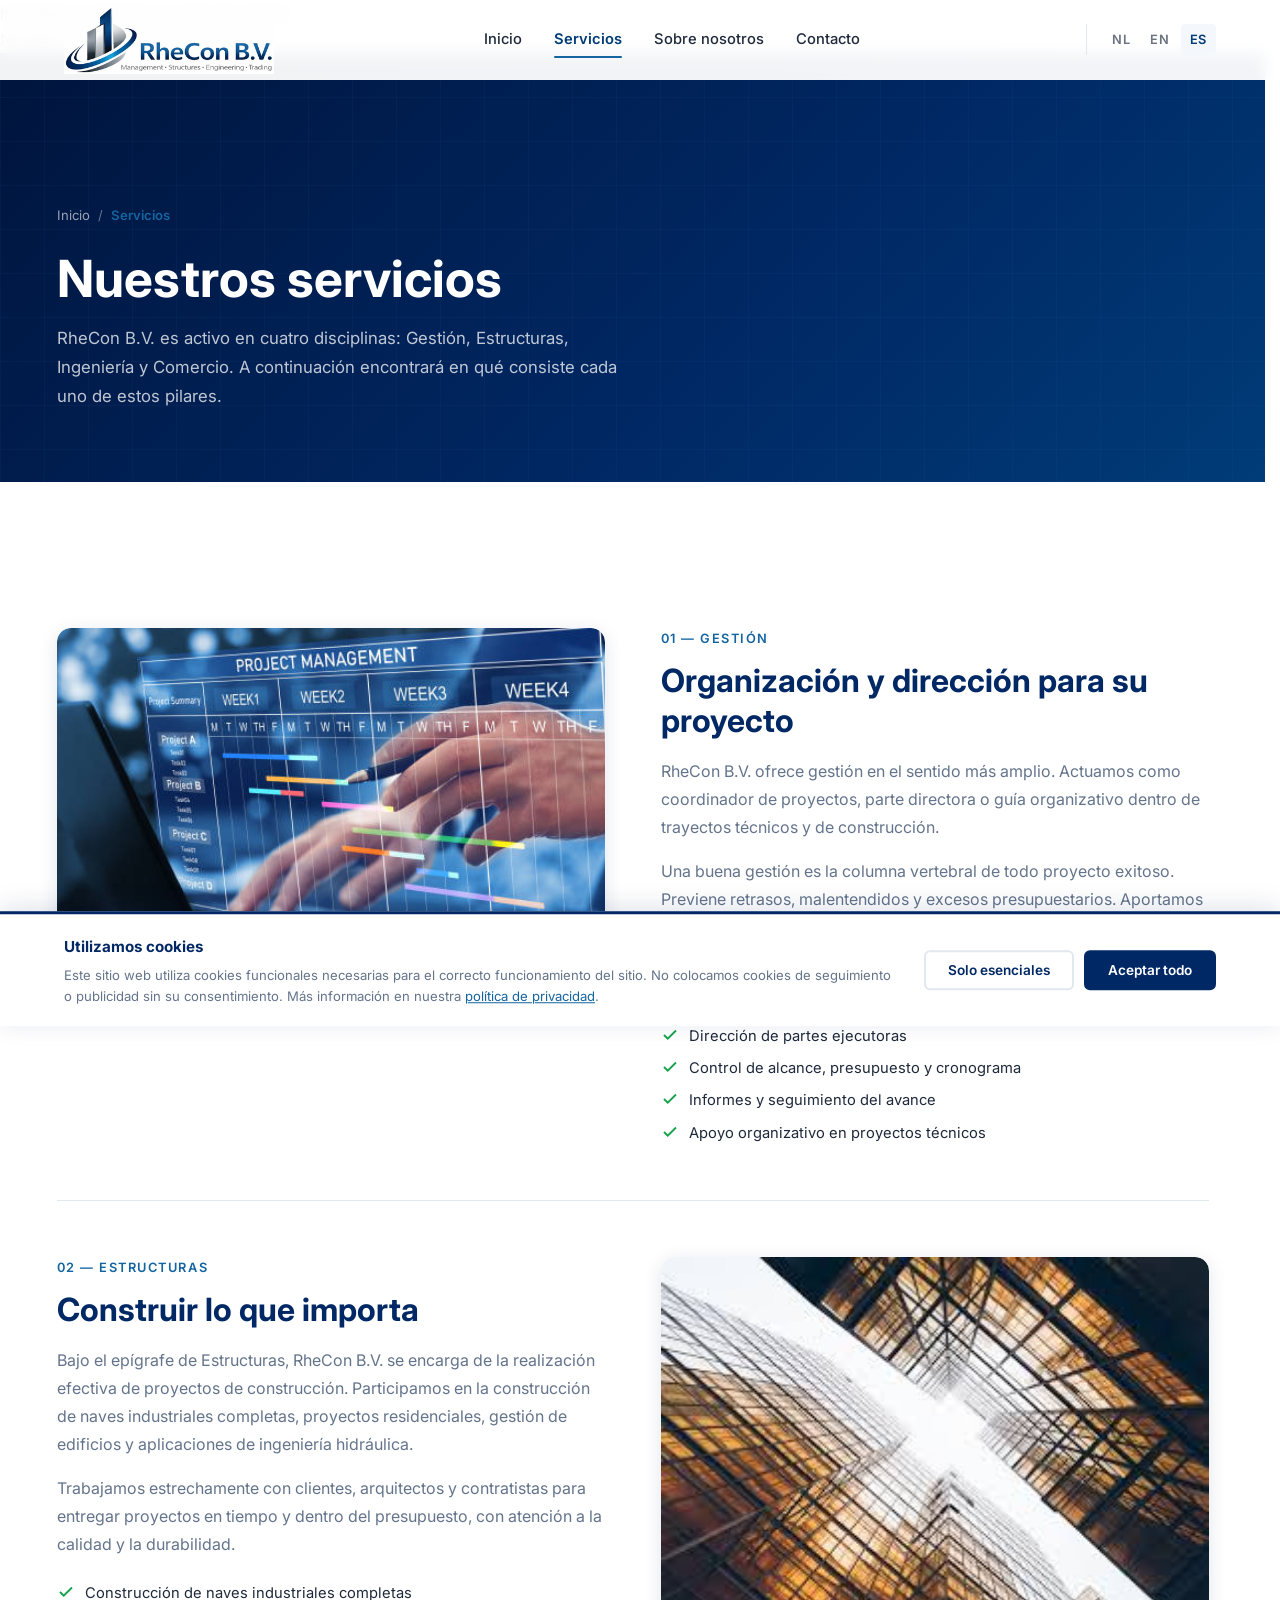
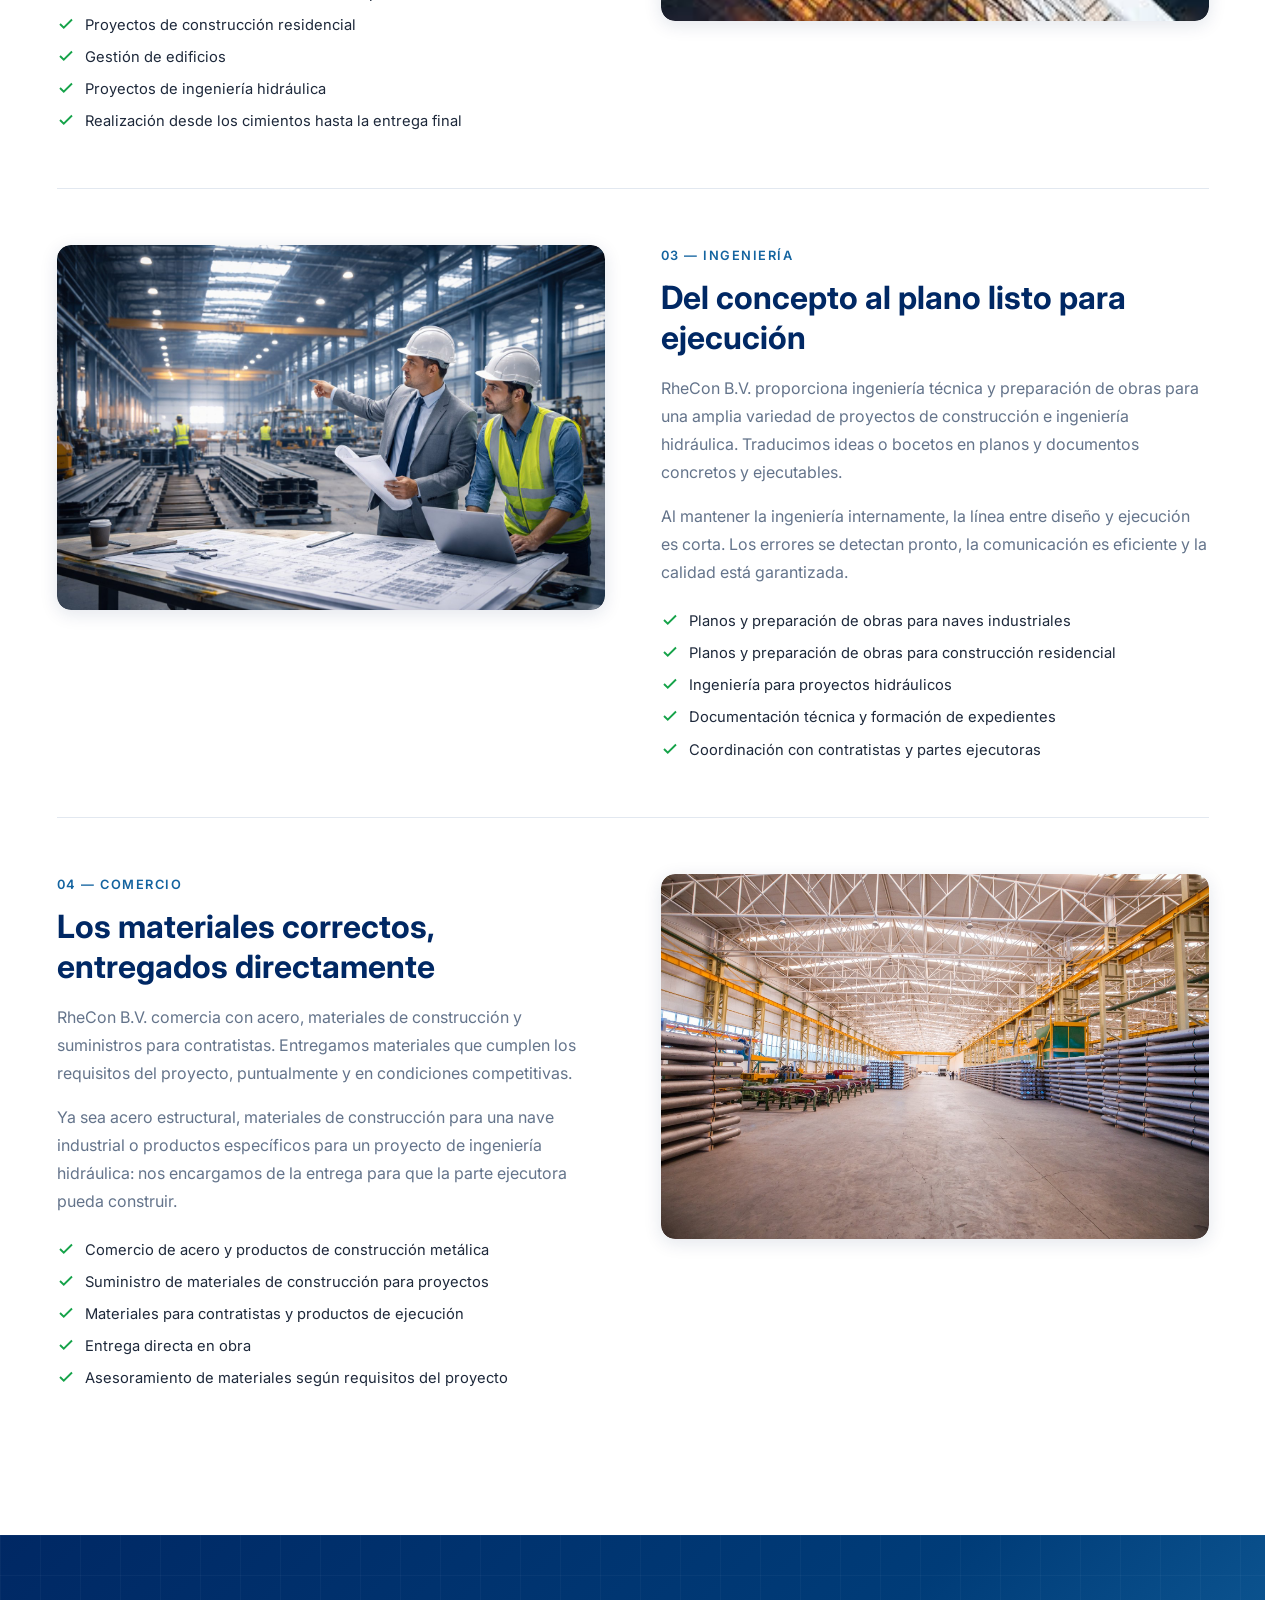
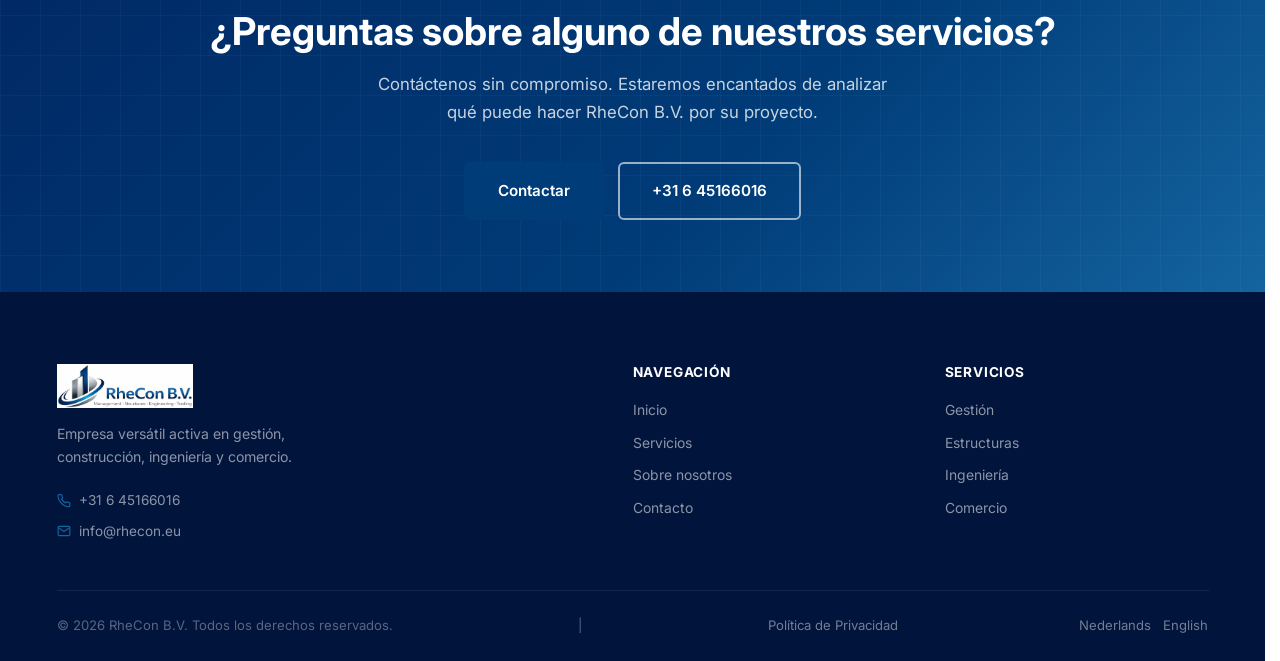
<file: es/servicios.html>
<!DOCTYPE html>
<html lang="es">
<head>
  <meta charset="UTF-8" />
  <meta name="viewport" content="width=device-width, initial-scale=1.0" />
  <title>Servicios — RheCon B.V.</title>
  <link rel="icon" type="image/x-icon" href="../assets/img/favicon.ico">
  <link rel="icon" type="image/png" sizes="32x32" href="../assets/img/favicon-32.png">
  <link rel="apple-touch-icon" href="../assets/img/apple-touch-icon.png">
  <meta name="description" content="Descubra las cuatro disciplinas de RheCon B.V.: Gestión, Estructuras (naves industriales y construcción residencial), Ingeniería (planos y preparación de obras) y Comercio (acero y materiales de construcción)." />
  <link rel="canonical" href="https://www.rhecon.nl/es/servicios.html" />
  <link rel="preload" href="https://fonts.googleapis.com/css2?family=Inter:wght@400;500;600;700;800&display=swap" as="style" onload="this.onload=null;this.rel='stylesheet'" />
  <noscript><link rel="stylesheet" href="https://fonts.googleapis.com/css2?family=Inter:wght@400;500;600;700;800&display=swap" /></noscript>
  <link rel="stylesheet" href="../assets/css/style.css" />
</head>
<body>
  <header class="site-header" role="banner">
    <div class="container header-inner">
      <a href="index.html" class="logo" aria-label="RheCon B.V."><img src="../assets/img/logo.png" alt="RheCon B.V. logo" onerror="this.style.display='none';this.nextElementSibling.style.display='block';" /><span class="logo-fallback" style="display:none;">Rhe<span>Con</span> B.V.</span></a>
      <nav class="main-nav" aria-label="Navegación principal">
        <a href="index.html">Inicio</a><a href="servicios.html" class="active">Servicios</a><a href="sobre-nosotros.html">Sobre nosotros</a><a href="contacto.html">Contacto</a>
      </nav>
      <div class="lang-switcher" aria-label="Elegir idioma">
        <a href="../diensten.html">NL</a><a href="../en/services.html">EN</a><a href="servicios.html" class="active">ES</a>
      </div>
      <button class="nav-toggle" aria-label="Abrir menú" aria-expanded="false" aria-controls="mobileMenu"><span></span><span></span><span></span></button>
    </div>
  </header>
  <nav class="nav-menu" id="mobileMenu" aria-label="Navegación móvil">
    <a href="index.html">Inicio</a><a href="servicios.html">Servicios</a><a href="sobre-nosotros.html">Sobre nosotros</a><a href="contacto.html">Contacto</a>
    <div class="lang-row"><a href="../diensten.html">NL</a><a href="../en/services.html">EN</a><a href="servicios.html" class="active">ES</a></div>
  </nav>

  <main>
    <header class="page-header">
      <div class="container">
        <nav class="breadcrumb" aria-label="Ruta de navegación"><a href="index.html">Inicio</a><span aria-hidden="true">/</span><span class="current">Servicios</span></nav>
        <h1>Nuestros servicios</h1>
        <p>RheCon B.V. es activo en cuatro disciplinas: Gestión, Estructuras, Ingeniería y Comercio. A continuación encontrará en qué consiste cada uno de estos pilares.</p>
      </div>
    </header>

    <section class="section">
      <div class="container">

        <div class="service-detail" id="gestion">
          <div class="service-detail-img">
            <img src="../assets/img/img-management.jpg" alt="Project management planning" style="width:100%;height:100%;object-fit:cover;min-height:360px;border-radius:var(--radius-lg);" loading="lazy"></div>
          <div class="service-detail-content animate-fade">
            <span class="section-tag">01 — Gestión</span>
            <h2>Organización y dirección para su proyecto</h2>
            <p>RheCon B.V. ofrece gestión en el sentido más amplio. Actuamos como coordinador de proyectos, parte directora o guía organizativo dentro de trayectos técnicos y de construcción.</p>
            <p>Una buena gestión es la columna vertebral de todo proyecto exitoso. Previene retrasos, malentendidos y excesos presupuestarios. Aportamos estructura donde falta y supervisamos el progreso para que usted pueda centrarse en su actividad principal.</p>
            <ul class="check-list">
              <li><svg xmlns="http://www.w3.org/2000/svg" fill="none" stroke="currentColor" stroke-width="2.5" viewBox="0 0 24 24" aria-hidden="true"><polyline points="20 6 9 17 4 12"/></svg>Coordinación y planificación de proyectos</li>
              <li><svg xmlns="http://www.w3.org/2000/svg" fill="none" stroke="currentColor" stroke-width="2.5" viewBox="0 0 24 24" aria-hidden="true"><polyline points="20 6 9 17 4 12"/></svg>Dirección de partes ejecutoras</li>
              <li><svg xmlns="http://www.w3.org/2000/svg" fill="none" stroke="currentColor" stroke-width="2.5" viewBox="0 0 24 24" aria-hidden="true"><polyline points="20 6 9 17 4 12"/></svg>Control de alcance, presupuesto y cronograma</li>
              <li><svg xmlns="http://www.w3.org/2000/svg" fill="none" stroke="currentColor" stroke-width="2.5" viewBox="0 0 24 24" aria-hidden="true"><polyline points="20 6 9 17 4 12"/></svg>Informes y seguimiento del avance</li>
              <li><svg xmlns="http://www.w3.org/2000/svg" fill="none" stroke="currentColor" stroke-width="2.5" viewBox="0 0 24 24" aria-hidden="true"><polyline points="20 6 9 17 4 12"/></svg>Apoyo organizativo en proyectos técnicos</li>
            </ul>
          </div>
        </div>

        <div class="service-detail service-detail--reverse" id="estructuras">
          <div class="service-detail-img">
            <img src="../assets/img/img-office.jpg" alt="Constructie en structures" style="width:100%;height:100%;object-fit:cover;min-height:360px;border-radius:var(--radius-lg);" loading="lazy"></div>
          <div class="service-detail-content animate-fade">
            <span class="section-tag">02 — Estructuras</span>
            <h2>Construir lo que importa</h2>
            <p>Bajo el epígrafe de Estructuras, RheCon B.V. se encarga de la realización efectiva de proyectos de construcción. Participamos en la construcción de naves industriales completas, proyectos residenciales, gestión de edificios y aplicaciones de ingeniería hidráulica.</p>
            <p>Trabajamos estrechamente con clientes, arquitectos y contratistas para entregar proyectos en tiempo y dentro del presupuesto, con atención a la calidad y la durabilidad.</p>
            <ul class="check-list">
              <li><svg xmlns="http://www.w3.org/2000/svg" fill="none" stroke="currentColor" stroke-width="2.5" viewBox="0 0 24 24" aria-hidden="true"><polyline points="20 6 9 17 4 12"/></svg>Construcción de naves industriales completas</li>
              <li><svg xmlns="http://www.w3.org/2000/svg" fill="none" stroke="currentColor" stroke-width="2.5" viewBox="0 0 24 24" aria-hidden="true"><polyline points="20 6 9 17 4 12"/></svg>Proyectos de construcción residencial</li>
              <li><svg xmlns="http://www.w3.org/2000/svg" fill="none" stroke="currentColor" stroke-width="2.5" viewBox="0 0 24 24" aria-hidden="true"><polyline points="20 6 9 17 4 12"/></svg>Gestión de edificios</li>
              <li><svg xmlns="http://www.w3.org/2000/svg" fill="none" stroke="currentColor" stroke-width="2.5" viewBox="0 0 24 24" aria-hidden="true"><polyline points="20 6 9 17 4 12"/></svg>Proyectos de ingeniería hidráulica</li>
              <li><svg xmlns="http://www.w3.org/2000/svg" fill="none" stroke="currentColor" stroke-width="2.5" viewBox="0 0 24 24" aria-hidden="true"><polyline points="20 6 9 17 4 12"/></svg>Realización desde los cimientos hasta la entrega final</li>
            </ul>
          </div>
        </div>

        <div class="service-detail" id="ingenieria">
          <div class="service-detail-img">
            <img src="../assets/img/img-engineering.jpg" alt="Engineering en techniek" style="width:100%;height:100%;object-fit:cover;min-height:360px;border-radius:var(--radius-lg);" loading="lazy"></div>
          <div class="service-detail-content animate-fade">
            <span class="section-tag">03 — Ingeniería</span>
            <h2>Del concepto al plano listo para ejecución</h2>
            <p>RheCon B.V. proporciona ingeniería técnica y preparación de obras para una amplia variedad de proyectos de construcción e ingeniería hidráulica. Traducimos ideas o bocetos en planos y documentos concretos y ejecutables.</p>
            <p>Al mantener la ingeniería internamente, la línea entre diseño y ejecución es corta. Los errores se detectan pronto, la comunicación es eficiente y la calidad está garantizada.</p>
            <ul class="check-list">
              <li><svg xmlns="http://www.w3.org/2000/svg" fill="none" stroke="currentColor" stroke-width="2.5" viewBox="0 0 24 24" aria-hidden="true"><polyline points="20 6 9 17 4 12"/></svg>Planos y preparación de obras para naves industriales</li>
              <li><svg xmlns="http://www.w3.org/2000/svg" fill="none" stroke="currentColor" stroke-width="2.5" viewBox="0 0 24 24" aria-hidden="true"><polyline points="20 6 9 17 4 12"/></svg>Planos y preparación de obras para construcción residencial</li>
              <li><svg xmlns="http://www.w3.org/2000/svg" fill="none" stroke="currentColor" stroke-width="2.5" viewBox="0 0 24 24" aria-hidden="true"><polyline points="20 6 9 17 4 12"/></svg>Ingeniería para proyectos hidráulicos</li>
              <li><svg xmlns="http://www.w3.org/2000/svg" fill="none" stroke="currentColor" stroke-width="2.5" viewBox="0 0 24 24" aria-hidden="true"><polyline points="20 6 9 17 4 12"/></svg>Documentación técnica y formación de expedientes</li>
              <li><svg xmlns="http://www.w3.org/2000/svg" fill="none" stroke="currentColor" stroke-width="2.5" viewBox="0 0 24 24" aria-hidden="true"><polyline points="20 6 9 17 4 12"/></svg>Coordinación con contratistas y partes ejecutoras</li>
            </ul>
          </div>
        </div>

        <div class="service-detail service-detail--reverse" id="comercio">
          <div class="service-detail-img">
            <img src="../assets/img/img-industrial.jpg" alt="Trading en handel" style="width:100%;height:100%;object-fit:cover;min-height:360px;border-radius:var(--radius-lg);" loading="lazy"></div>
          <div class="service-detail-content animate-fade">
            <span class="section-tag">04 — Comercio</span>
            <h2>Los materiales correctos, entregados directamente</h2>
            <p>RheCon B.V. comercia con acero, materiales de construcción y suministros para contratistas. Entregamos materiales que cumplen los requisitos del proyecto, puntualmente y en condiciones competitivas.</p>
            <p>Ya sea acero estructural, materiales de construcción para una nave industrial o productos específicos para un proyecto de ingeniería hidráulica: nos encargamos de la entrega para que la parte ejecutora pueda construir.</p>
            <ul class="check-list">
              <li><svg xmlns="http://www.w3.org/2000/svg" fill="none" stroke="currentColor" stroke-width="2.5" viewBox="0 0 24 24" aria-hidden="true"><polyline points="20 6 9 17 4 12"/></svg>Comercio de acero y productos de construcción metálica</li>
              <li><svg xmlns="http://www.w3.org/2000/svg" fill="none" stroke="currentColor" stroke-width="2.5" viewBox="0 0 24 24" aria-hidden="true"><polyline points="20 6 9 17 4 12"/></svg>Suministro de materiales de construcción para proyectos</li>
              <li><svg xmlns="http://www.w3.org/2000/svg" fill="none" stroke="currentColor" stroke-width="2.5" viewBox="0 0 24 24" aria-hidden="true"><polyline points="20 6 9 17 4 12"/></svg>Materiales para contratistas y productos de ejecución</li>
              <li><svg xmlns="http://www.w3.org/2000/svg" fill="none" stroke="currentColor" stroke-width="2.5" viewBox="0 0 24 24" aria-hidden="true"><polyline points="20 6 9 17 4 12"/></svg>Entrega directa en obra</li>
              <li><svg xmlns="http://www.w3.org/2000/svg" fill="none" stroke="currentColor" stroke-width="2.5" viewBox="0 0 24 24" aria-hidden="true"><polyline points="20 6 9 17 4 12"/></svg>Asesoramiento de materiales según requisitos del proyecto</li>
            </ul>
          </div>
        </div>

      </div>
    </section>

    <section class="cta-banner" aria-label="Llamada a la acción">
      <div class="container">
        <h2>¿Preguntas sobre alguno de nuestros servicios?</h2>
        <p>Contáctenos sin compromiso. Estaremos encantados de analizar qué puede hacer RheCon B.V. por su proyecto.</p>
        <div class="cta-actions">
          <a href="contacto.html" class="btn btn--primary"> Contactar</a>
          <a href="tel:+31645166016" class="btn btn--outline"> +31 6 45166016</a>
        </div>
      </div>
    </section>
  </main>

  <footer class="site-footer" role="contentinfo">
    <div class="container">
      <div class="footer-main">
        <div class="footer-brand">
          <a href="index.html" class="logo" aria-label="RheCon B.V."><img src="../assets/img/logo.png" alt="RheCon B.V. logo" style="height:44px;" onerror="this.style.display='none';this.nextElementSibling.style.display='block';" /><span class="logo-fallback" style="display:none;">Rhe<span>Con</span> B.V.</span></a>
          <p>Empresa versátil activa en gestión, construcción, ingeniería y comercio.</p>
          <div class="footer-contact-mini">
            <a href="tel:+31645166016"><svg xmlns="http://www.w3.org/2000/svg" fill="none" stroke="currentColor" stroke-width="2" viewBox="0 0 24 24" aria-hidden="true"><path d="M22 16.92v3a2 2 0 0 1-2.18 2 19.79 19.79 0 0 1-8.63-3.07A19.5 19.5 0 0 1 4.69 12a19.79 19.79 0 0 1-3.07-8.67A2 2 0 0 1 3.6 1.21h3a2 2 0 0 1 2 1.72c.127.96.361 1.903.7 2.81a2 2 0 0 1-.45 2.11L7.91 8.81a16 16 0 0 0 6.29 6.29l.96-.96a2 2 0 0 1 2.11-.45c.907.339 1.85.573 2.81.7A2 2 0 0 1 22 16.92z"/></svg>+31 6 45166016</a>
            <a href="mailto:info@rhecon.eu"><svg xmlns="http://www.w3.org/2000/svg" fill="none" stroke="currentColor" stroke-width="2" viewBox="0 0 24 24" aria-hidden="true"><path d="M4 4h16c1.1 0 2 .9 2 2v12c0 1.1-.9 2-2 2H4c-1.1 0-2-.9-2-2V6c0-1.1.9-2 2-2z"/><polyline points="22,6 12,13 2,6"/></svg>info@rhecon.eu</a>
          </div>
        </div>
        <div class="footer-col"><h4>Navegación</h4><ul><li><a href="index.html">Inicio</a></li><li><a href="servicios.html">Servicios</a></li><li><a href="sobre-nosotros.html">Sobre nosotros</a></li><li><a href="contacto.html">Contacto</a></li></ul></div>
        <div class="footer-col"><h4>Servicios</h4><ul><li><a href="#gestion">Gestión</a></li><li><a href="#estructuras">Estructuras</a></li><li><a href="#ingenieria">Ingeniería</a></li><li><a href="#comercio">Comercio</a></li></ul></div>
      </div>
      <div class="footer-bottom">
        <span>&copy; <span id="year"></span> RheCon B.V. Todos los derechos reservados.</span> &nbsp;|&nbsp; <a href="../es/politica-de-privacidad.html">Política de Privacidad</a>
        <div style="display:flex;gap:12px;"><a href="../diensten.html">Nederlands</a><a href="../en/services.html">English</a></div>
      </div>
    </div>
  </footer>
  <script src="../assets/js/main.js"></script>
  <script>document.getElementById('year').textContent = new Date().getFullYear();</script>

  <!-- Banner de cookies (GDPR) -->
  <div class="cookie-banner hidden" id="cookieBanner" role="dialog" aria-live="polite" aria-label="Aviso de cookies">
    <div class="container cookie-banner-inner">
      <div class="cookie-text">
        <strong>Utilizamos cookies</strong>
        <p>
          Este sitio web utiliza cookies funcionales necesarias para el correcto funcionamiento del sitio.
          No colocamos cookies de seguimiento o publicidad sin su consentimiento.
          Más información en nuestra <a href="../es/politica-de-privacidad.html">política de privacidad</a>.
        </p>
      </div>
      <div class="cookie-actions">
        <button class="cookie-btn cookie-btn--decline" id="cookieDecline" type="button">Solo esenciales</button>
        <button class="cookie-btn cookie-btn--accept"  id="cookieAccept"  type="button">Aceptar todo</button>
      </div>
    </div>
  </div>
</body>
</html>
</file>
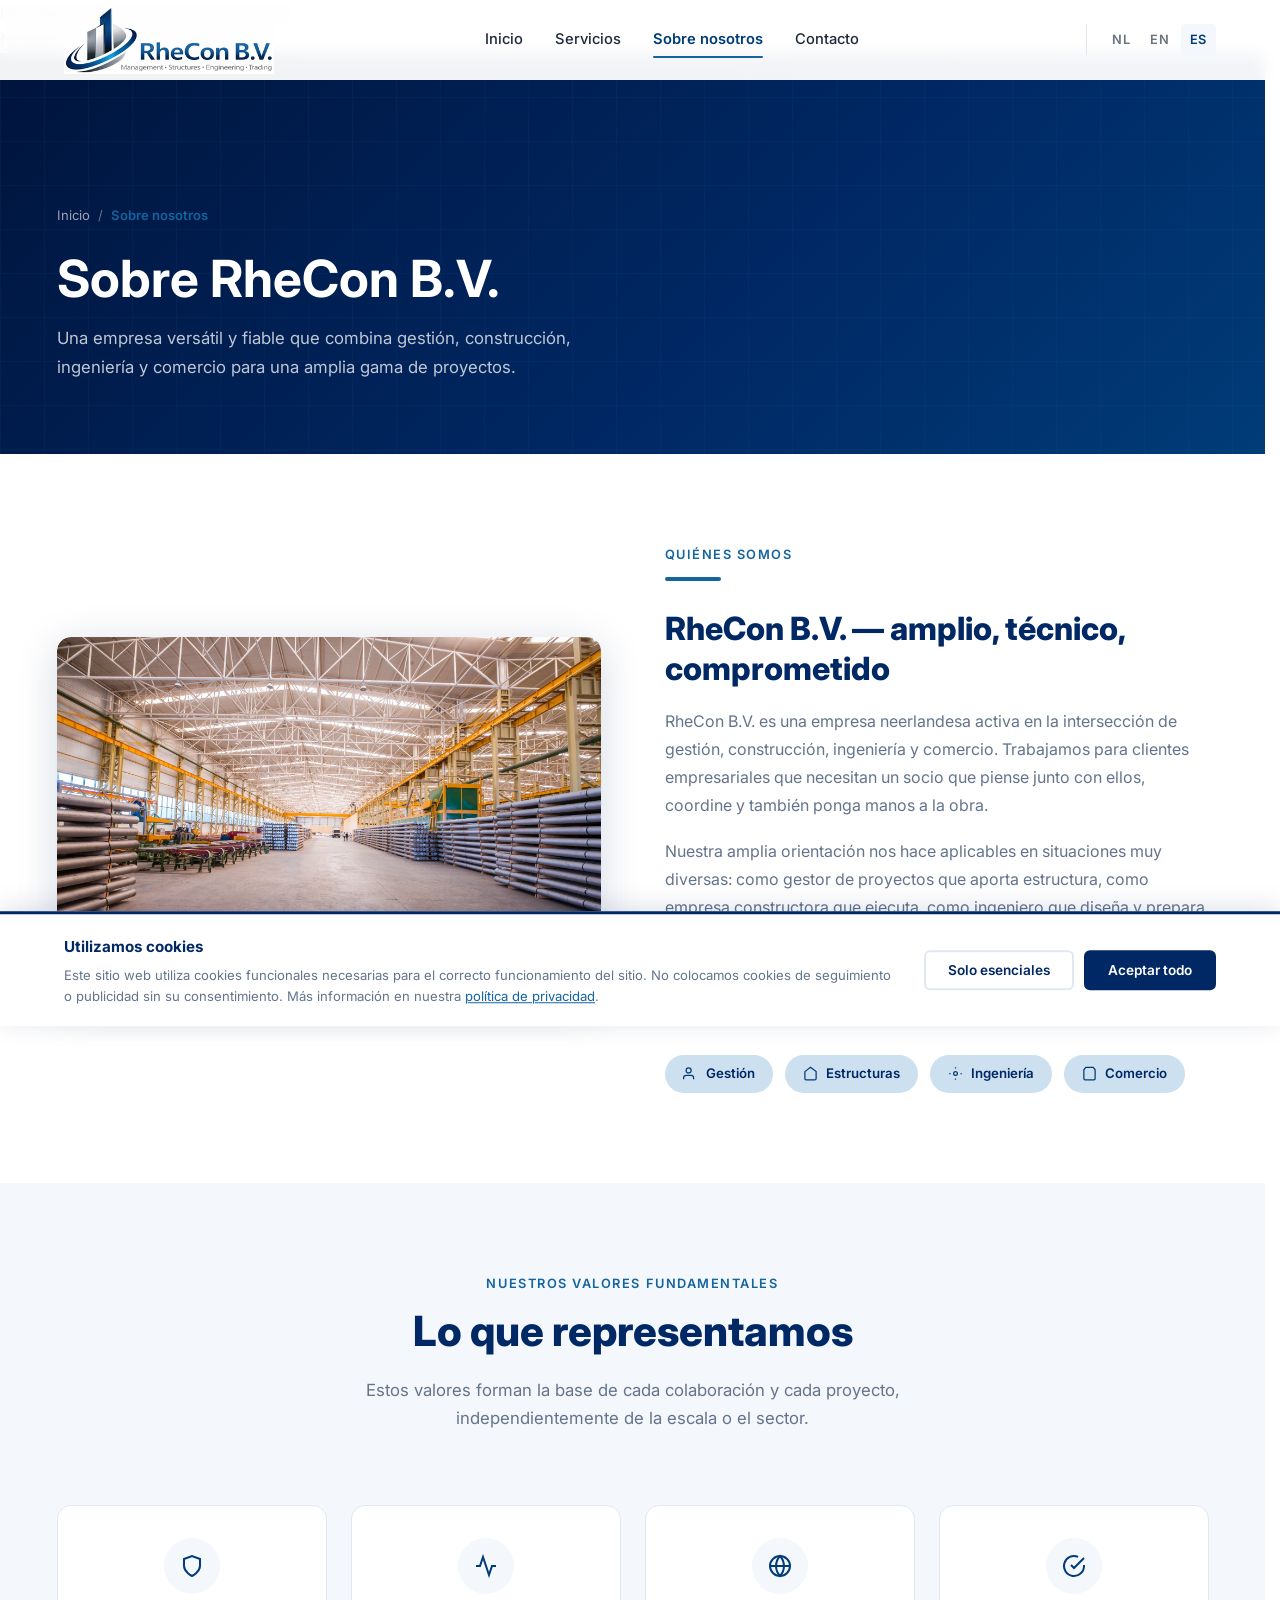
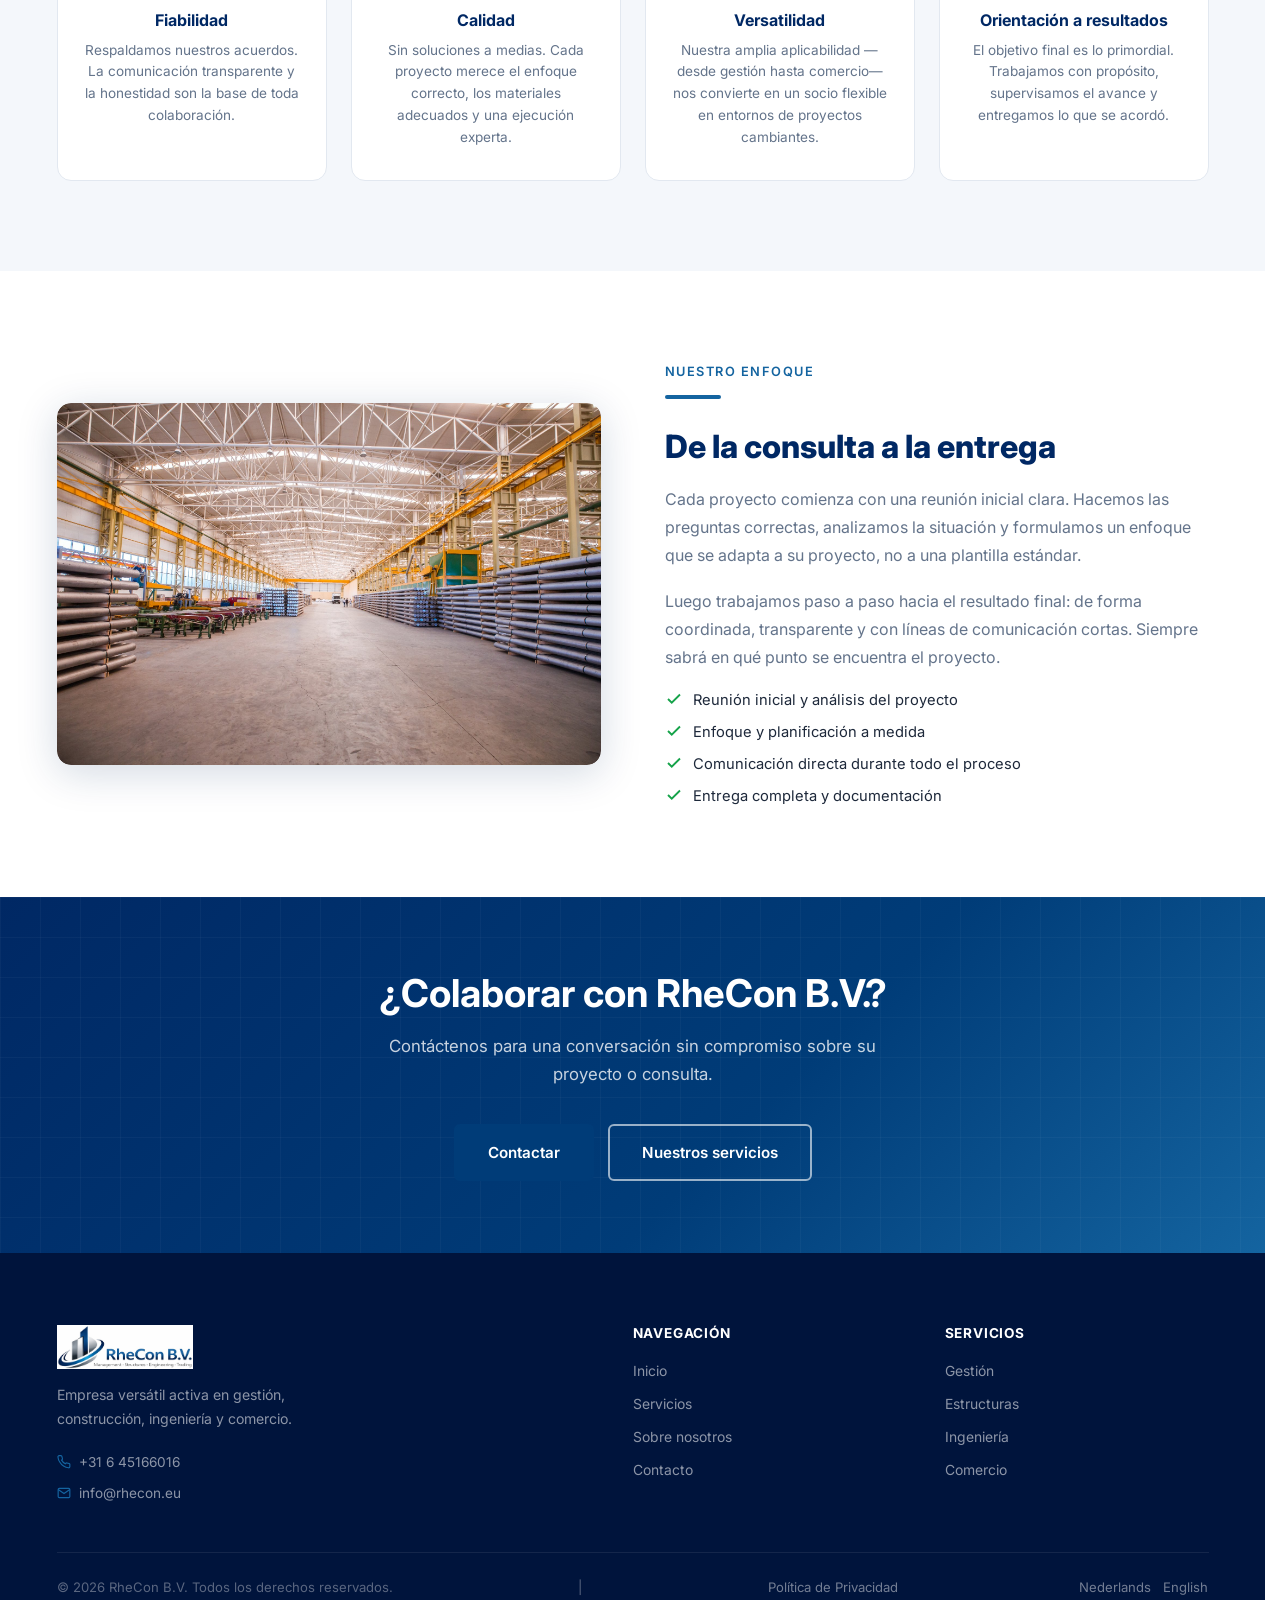
<file: es/sobre-nosotros.html>
<!DOCTYPE html>
<html lang="es">
<head>
  <meta charset="UTF-8" />
  <meta name="viewport" content="width=device-width, initial-scale=1.0" />
  <title>Sobre nosotros — RheCon B.V.</title>
  <link rel="icon" type="image/x-icon" href="../assets/img/favicon.ico">
  <link rel="icon" type="image/png" sizes="32x32" href="../assets/img/favicon-32.png">
  <link rel="apple-touch-icon" href="../assets/img/apple-touch-icon.png">
  <meta name="description" content="Más sobre RheCon B.V.: nuestra trayectoria, enfoque, valores fundamentales y las disciplinas en las que somos activos. Gestión, construcción, ingeniería y comercio." />
  <link rel="canonical" href="https://www.rhecon.nl/es/sobre-nosotros.html" />
  <link rel="preload" href="https://fonts.googleapis.com/css2?family=Inter:wght@400;500;600;700;800&display=swap" as="style" onload="this.onload=null;this.rel='stylesheet'" />
  <noscript><link rel="stylesheet" href="https://fonts.googleapis.com/css2?family=Inter:wght@400;500;600;700;800&display=swap" /></noscript>
  <link rel="stylesheet" href="../assets/css/style.css" />
</head>
<body>
  <header class="site-header" role="banner">
    <div class="container header-inner">
      <a href="index.html" class="logo" aria-label="RheCon B.V."><img src="../assets/img/logo.png" alt="RheCon B.V. logo" onerror="this.style.display='none';this.nextElementSibling.style.display='block';" /><span class="logo-fallback" style="display:none;">Rhe<span>Con</span> B.V.</span></a>
      <nav class="main-nav" aria-label="Navegación principal">
        <a href="index.html">Inicio</a><a href="servicios.html">Servicios</a><a href="sobre-nosotros.html" class="active">Sobre nosotros</a><a href="contacto.html">Contacto</a>
      </nav>
      <div class="lang-switcher" aria-label="Elegir idioma">
        <a href="../over-ons.html">NL</a><a href="../en/about.html">EN</a><a href="sobre-nosotros.html" class="active">ES</a>
      </div>
      <button class="nav-toggle" aria-label="Abrir menú" aria-expanded="false" aria-controls="mobileMenu"><span></span><span></span><span></span></button>
    </div>
  </header>
  <nav class="nav-menu" id="mobileMenu" aria-label="Navegación móvil">
    <a href="index.html">Inicio</a><a href="servicios.html">Servicios</a><a href="sobre-nosotros.html">Sobre nosotros</a><a href="contacto.html">Contacto</a>
    <div class="lang-row"><a href="../over-ons.html">NL</a><a href="../en/about.html">EN</a><a href="sobre-nosotros.html" class="active">ES</a></div>
  </nav>

  <main>
    <header class="page-header">
      <div class="container">
        <nav class="breadcrumb" aria-label="Ruta de navegación"><a href="index.html">Inicio</a><span aria-hidden="true">/</span><span class="current">Sobre nosotros</span></nav>
        <h1>Sobre RheCon B.V.</h1>
        <p>Una empresa versátil y fiable que combina gestión, construcción, ingeniería y comercio para una amplia gama de proyectos.</p>
      </div>
    </header>

    <section class="section">
      <div class="container">
        <div class="two-col">
          <div class="two-col-img"><img src="../assets/img/img-industrial.jpg" alt="Empresa RheCon B.V." style="width:100%;height:100%;object-fit:cover;min-height:340px;border-radius:var(--radius-lg);" loading="lazy"></div>
          <div class="two-col-text">
            <span class="section-tag">Quiénes somos</span>
            <div class="divider divider--left"></div>
            <h2 class="section-title">RheCon B.V. — amplio, técnico, comprometido</h2>
            <p>RheCon B.V. es una empresa neerlandesa activa en la intersección de gestión, construcción, ingeniería y comercio. Trabajamos para clientes empresariales que necesitan un socio que piense junto con ellos, coordine y también ponga manos a la obra.</p>
            <p>Nuestra amplia orientación nos hace aplicables en situaciones muy diversas: como gestor de proyectos que aporta estructura, como empresa constructora que ejecuta, como ingeniero que diseña y prepara, o como socio comercial que suministra los materiales adecuados.</p>
            <p>Somos compactos, directos y orientados a resultados. No hay capas innecesarias entre usted y las personas que hacen el trabajo.</p>
            <div class="disciplines-bar">
              <span class="discipline-pill"><svg xmlns="http://www.w3.org/2000/svg" width="15" height="15" fill="none" stroke="currentColor" stroke-width="2" viewBox="0 0 24 24" aria-hidden="true"><path d="M17 21v-2a4 4 0 0 0-4-4H5a4 4 0 0 0-4 4v2"/><circle cx="9" cy="7" r="4"/></svg>Gestión</span>
              <span class="discipline-pill"><svg xmlns="http://www.w3.org/2000/svg" width="15" height="15" fill="none" stroke="currentColor" stroke-width="2" viewBox="0 0 24 24" aria-hidden="true"><path d="M3 9l9-7 9 7v11a2 2 0 0 1-2 2H5a2 2 0 0 1-2-2z"/></svg>Estructuras</span>
              <span class="discipline-pill"><svg xmlns="http://www.w3.org/2000/svg" width="15" height="15" fill="none" stroke="currentColor" stroke-width="2" viewBox="0 0 24 24" aria-hidden="true"><circle cx="12" cy="12" r="3"/><path d="M12 2v2M12 20v2M2 12h2M20 12h2"/></svg>Ingeniería</span>
              <span class="discipline-pill"><svg xmlns="http://www.w3.org/2000/svg" width="15" height="15" fill="none" stroke="currentColor" stroke-width="2" viewBox="0 0 24 24" aria-hidden="true"><path d="M6 2 3 6v14a2 2 0 0 0 2 2h14a2 2 0 0 0 2-2V6l-3-4z"/></svg>Comercio</span>
            </div>
          </div>
        </div>
      </div>
    </section>

    <section class="section section--light">
      <div class="container">
        <div class="centered-header">
          <span class="section-tag">Nuestros valores fundamentales</span>
          <h2 class="section-title">Lo que representamos</h2>
          <p class="section-subtitle">Estos valores forman la base de cada colaboración y cada proyecto, independientemente de la escala o el sector.</p>
        </div>
        <div class="values-grid">
          <div class="value-card animate-fade"><div class="value-icon" aria-hidden="true"><svg xmlns="http://www.w3.org/2000/svg" width="24" height="24" fill="none" stroke="currentColor" stroke-width="2" viewBox="0 0 24 24"><path d="M12 22s8-4 8-10V5l-8-3-8 3v7c0 6 8 10 8 10z"/></svg></div><h3>Fiabilidad</h3><p>Respaldamos nuestros acuerdos. La comunicación transparente y la honestidad son la base de toda colaboración.</p></div>
          <div class="value-card animate-fade"><div class="value-icon" aria-hidden="true"><svg xmlns="http://www.w3.org/2000/svg" width="24" height="24" fill="none" stroke="currentColor" stroke-width="2" viewBox="0 0 24 24"><polyline points="22 12 18 12 15 21 9 3 6 12 2 12"/></svg></div><h3>Calidad</h3><p>Sin soluciones a medias. Cada proyecto merece el enfoque correcto, los materiales adecuados y una ejecución experta.</p></div>
          <div class="value-card animate-fade"><div class="value-icon" aria-hidden="true"><svg xmlns="http://www.w3.org/2000/svg" width="24" height="24" fill="none" stroke="currentColor" stroke-width="2" viewBox="0 0 24 24"><circle cx="12" cy="12" r="10"/><line x1="2" y1="12" x2="22" y2="12"/><path d="M12 2a15.3 15.3 0 0 1 4 10 15.3 15.3 0 0 1-4 10 15.3 15.3 0 0 1-4-10 15.3 15.3 0 0 1 4-10z"/></svg></div><h3>Versatilidad</h3><p>Nuestra amplia aplicabilidad —desde gestión hasta comercio— nos convierte en un socio flexible en entornos de proyectos cambiantes.</p></div>
          <div class="value-card animate-fade"><div class="value-icon" aria-hidden="true"><svg xmlns="http://www.w3.org/2000/svg" width="24" height="24" fill="none" stroke="currentColor" stroke-width="2" viewBox="0 0 24 24"><path d="M22 11.08V12a10 10 0 1 1-5.93-9.14"/><polyline points="22 4 12 14.01 9 11.01"/></svg></div><h3>Orientación a resultados</h3><p>El objetivo final es lo primordial. Trabajamos con propósito, supervisamos el avance y entregamos lo que se acordó.</p></div>
        </div>
      </div>
    </section>

    <section class="section">
      <div class="container">
        <div class="two-col two-col--text-right">
          <div class="two-col-img"><img src="../assets/img/img-industrial.jpg" alt="Empresa RheCon B.V." style="width:100%;height:100%;object-fit:cover;min-height:340px;border-radius:var(--radius-lg);" loading="lazy"></div>
          <div class="two-col-text">
            <span class="section-tag">Nuestro enfoque</span>
            <div class="divider divider--left"></div>
            <h2 class="section-title">De la consulta a la entrega</h2>
            <p>Cada proyecto comienza con una reunión inicial clara. Hacemos las preguntas correctas, analizamos la situación y formulamos un enfoque que se adapta a su proyecto, no a una plantilla estándar.</p>
            <p>Luego trabajamos paso a paso hacia el resultado final: de forma coordinada, transparente y con líneas de comunicación cortas. Siempre sabrá en qué punto se encuentra el proyecto.</p>
            <ul class="check-list" style="margin-top:18px;">
              <li><svg xmlns="http://www.w3.org/2000/svg" fill="none" stroke="currentColor" stroke-width="2.5" viewBox="0 0 24 24" aria-hidden="true"><polyline points="20 6 9 17 4 12"/></svg>Reunión inicial y análisis del proyecto</li>
              <li><svg xmlns="http://www.w3.org/2000/svg" fill="none" stroke="currentColor" stroke-width="2.5" viewBox="0 0 24 24" aria-hidden="true"><polyline points="20 6 9 17 4 12"/></svg>Enfoque y planificación a medida</li>
              <li><svg xmlns="http://www.w3.org/2000/svg" fill="none" stroke="currentColor" stroke-width="2.5" viewBox="0 0 24 24" aria-hidden="true"><polyline points="20 6 9 17 4 12"/></svg>Comunicación directa durante todo el proceso</li>
              <li><svg xmlns="http://www.w3.org/2000/svg" fill="none" stroke="currentColor" stroke-width="2.5" viewBox="0 0 24 24" aria-hidden="true"><polyline points="20 6 9 17 4 12"/></svg>Entrega completa y documentación</li>
            </ul>
          </div>
        </div>
      </div>
    </section>

    <section class="cta-banner" aria-label="Llamada a la acción">
      <div class="container">
        <h2>¿Colaborar con RheCon B.V.?</h2>
        <p>Contáctenos para una conversación sin compromiso sobre su proyecto o consulta.</p>
        <div class="cta-actions">
          <a href="contacto.html" class="btn btn--primary"> Contactar</a>
          <a href="servicios.html" class="btn btn--outline"> Nuestros servicios</a>
        </div>
      </div>
    </section>
  </main>

  <footer class="site-footer" role="contentinfo">
    <div class="container">
      <div class="footer-main">
        <div class="footer-brand">
          <a href="index.html" class="logo" aria-label="RheCon B.V."><img src="../assets/img/logo.png" alt="RheCon B.V. logo" style="height:44px;" onerror="this.style.display='none';this.nextElementSibling.style.display='block';" /><span class="logo-fallback" style="display:none;">Rhe<span>Con</span> B.V.</span></a>
          <p>Empresa versátil activa en gestión, construcción, ingeniería y comercio.</p>
          <div class="footer-contact-mini">
            <a href="tel:+31645166016"><svg xmlns="http://www.w3.org/2000/svg" fill="none" stroke="currentColor" stroke-width="2" viewBox="0 0 24 24" aria-hidden="true"><path d="M22 16.92v3a2 2 0 0 1-2.18 2 19.79 19.79 0 0 1-8.63-3.07A19.5 19.5 0 0 1 4.69 12a19.79 19.79 0 0 1-3.07-8.67A2 2 0 0 1 3.6 1.21h3a2 2 0 0 1 2 1.72c.127.96.361 1.903.7 2.81a2 2 0 0 1-.45 2.11L7.91 8.81a16 16 0 0 0 6.29 6.29l.96-.96a2 2 0 0 1 2.11-.45c.907.339 1.85.573 2.81.7A2 2 0 0 1 22 16.92z"/></svg>+31 6 45166016</a>
            <a href="mailto:info@rhecon.eu"><svg xmlns="http://www.w3.org/2000/svg" fill="none" stroke="currentColor" stroke-width="2" viewBox="0 0 24 24" aria-hidden="true"><path d="M4 4h16c1.1 0 2 .9 2 2v12c0 1.1-.9 2-2 2H4c-1.1 0-2-.9-2-2V6c0-1.1.9-2 2-2z"/><polyline points="22,6 12,13 2,6"/></svg>info@rhecon.eu</a>
          </div>
        </div>
        <div class="footer-col"><h4>Navegación</h4><ul><li><a href="index.html">Inicio</a></li><li><a href="servicios.html">Servicios</a></li><li><a href="sobre-nosotros.html">Sobre nosotros</a></li><li><a href="contacto.html">Contacto</a></li></ul></div>
        <div class="footer-col"><h4>Servicios</h4><ul><li><a href="servicios.html#gestion">Gestión</a></li><li><a href="servicios.html#estructuras">Estructuras</a></li><li><a href="servicios.html#ingenieria">Ingeniería</a></li><li><a href="servicios.html#comercio">Comercio</a></li></ul></div>
      </div>
      <div class="footer-bottom">
        <span>&copy; <span id="year"></span> RheCon B.V. Todos los derechos reservados.</span> &nbsp;|&nbsp; <a href="../es/politica-de-privacidad.html">Política de Privacidad</a>
        <div style="display:flex;gap:12px;"><a href="../over-ons.html">Nederlands</a><a href="../en/about.html">English</a></div>
      </div>
    </div>
  </footer>
  <script src="../assets/js/main.js"></script>
  <script>document.getElementById('year').textContent = new Date().getFullYear();</script>

  <!-- Banner de cookies (GDPR) -->
  <div class="cookie-banner hidden" id="cookieBanner" role="dialog" aria-live="polite" aria-label="Aviso de cookies">
    <div class="container cookie-banner-inner">
      <div class="cookie-text">
        <strong>Utilizamos cookies</strong>
        <p>
          Este sitio web utiliza cookies funcionales necesarias para el correcto funcionamiento del sitio.
          No colocamos cookies de seguimiento o publicidad sin su consentimiento.
          Más información en nuestra <a href="../es/politica-de-privacidad.html">política de privacidad</a>.
        </p>
      </div>
      <div class="cookie-actions">
        <button class="cookie-btn cookie-btn--decline" id="cookieDecline" type="button">Solo esenciales</button>
        <button class="cookie-btn cookie-btn--accept"  id="cookieAccept"  type="button">Aceptar todo</button>
      </div>
    </div>
  </div>
</body>
</html>
</file>
<file: assets/css/style.css>
/* =============================================================================
   RHECON B.V. — Main Stylesheet
   Professional corporate website — Management · Structures · Engineering · Trading
   ============================================================================= */

/* ─── CSS Variables ─── */
:root {
  --clr-primary:     #002864;   /* donker navy — exact uit logo */
  --clr-secondary:   #003c78;   /* middenblauw — dominant in logo */
  --clr-accent:      #1464a0;   /* staalblaauw accent uit logo */
  --clr-accent-lite: #cce0f0;
  --clr-dark:        #00143c;   /* diepste navy uit logo */
  --clr-light:       #f4f7fb;
  --clr-white:       #ffffff;
  --clr-grey:        #6b7280;
  --clr-text:        #1e293b;
  --clr-text-light:  #64748b;
  --clr-border:      #e2e8f0;
  --clr-success:     #16a34a;

  --font:       'Inter', -apple-system, BlinkMacSystemFont, 'Segoe UI', sans-serif;

  --container:  1200px;
  --sec-pad:    90px;
  --radius:     8px;
  --radius-lg:  14px;

  --shadow-sm:  0 1px 4px rgba(13,45,94,.08);
  --shadow-md:  0 4px 18px rgba(13,45,94,.12);
  --shadow-lg:  0 8px 40px rgba(13,45,94,.18);

  --transition: 0.28s ease;
  --header-h:   80px;
}

/* ─── Reset ─── */
*, *::before, *::after { box-sizing: border-box; margin: 0; padding: 0; }
html { scroll-behavior: smooth; font-size: 16px; -webkit-text-size-adjust: 100%; scrollbar-gutter: stable; }
body {
  font-family: var(--font);
  color: var(--clr-text);
  line-height: 1.65;
  background: var(--clr-white);
  -webkit-font-smoothing: antialiased;
}
img { max-width: 100%; height: auto; display: block; }
a { color: inherit; text-decoration: none; }
ul, ol { list-style: none; }
button, input, textarea, select { font-family: inherit; font-size: inherit; }
h1,h2,h3,h4,h5,h6 { line-height: 1.25; font-weight: 700; color: var(--clr-primary); }

/* ─── Utility ─── */
.container { max-width: var(--container); margin: 0 auto; padding: 0 24px; }
.section    { padding: var(--sec-pad) 0; }
.section--light { background: var(--clr-light); }
.section--dark  { background: var(--clr-primary); color: var(--clr-white); }
.section--dark h1,
.section--dark h2,
.section--dark h3 { color: var(--clr-white); }

.text-center { text-align: center; }
.text-white  { color: var(--clr-white); }

.sr-only {
  position: absolute; width: 1px; height: 1px;
  padding: 0; margin: -1px; overflow: hidden;
  clip: rect(0,0,0,0); white-space: nowrap; border: 0;
}

/* ─── Section Headings ─── */
.section-tag {
  display: inline-block;
  font-size: .8rem;
  font-weight: 600;
  letter-spacing: .12em;
  text-transform: uppercase;
  color: var(--clr-accent);
  margin-bottom: 12px;
}
.section-tag--light { color: var(--clr-accent-lite); }

.section-title {
  font-size: clamp(1.75rem, 3.5vw, 2.6rem);
  font-weight: 800;
  margin-bottom: 18px;
}
.section-subtitle {
  font-size: 1.05rem;
  color: var(--clr-text-light);
  max-width: 640px;
  margin-bottom: 52px;
  line-height: 1.7;
}
.section--dark .section-subtitle { color: rgba(255,255,255,.75); }

.centered-header {
  text-align: center;
  display: flex;
  flex-direction: column;
  align-items: center;
}

/* ─── Buttons ─── */
.btn {
  display: inline-flex;
  align-items: center;
  gap: 8px;
  padding: 14px 32px;
  border-radius: 6px;
  font-weight: 600;
  font-size: .95rem;
  cursor: pointer;
  border: 2px solid transparent;
  transition: background var(--transition), color var(--transition), border-color var(--transition), transform var(--transition), box-shadow var(--transition);
  white-space: nowrap;
}
.btn:hover { transform: translateY(-2px); box-shadow: var(--shadow-md); }
.btn:active { transform: translateY(0); }

.btn--primary {
  background: var(--clr-secondary);
  color: var(--clr-white);
  border-color: var(--clr-secondary);
}
.btn--primary:hover { background: #1551a0; border-color: #1551a0; }

.btn--outline {
  background: transparent;
  color: var(--clr-white);
  border-color: rgba(255,255,255,.6);
}
.btn--outline:hover { background: rgba(255,255,255,.12); border-color: var(--clr-white); }

.btn--outline-dark {
  background: transparent;
  color: var(--clr-primary);
  border-color: var(--clr-primary);
}
.btn--outline-dark:hover { background: var(--clr-primary); color: var(--clr-white); }

/* ─── Divider line ─── */
.divider {
  width: 56px; height: 4px;
  background: var(--clr-accent);
  border-radius: 2px;
  margin: 0 auto 28px;
}
.divider--left { margin-left: 0; }

/* ============================================================
   HEADER / NAVIGATION
   ============================================================ */
.site-header {
  position: fixed;
  top: 0; left: 0; right: 0;
  z-index: 999;
  height: var(--header-h);
  background: rgba(255,255,255,.95);
  backdrop-filter: blur(8px);
  -webkit-backdrop-filter: blur(8px);
  border-bottom: 1px solid transparent;
  transition: border-color var(--transition), box-shadow var(--transition), background var(--transition);
}
.site-header.scrolled {
  border-bottom-color: var(--clr-border);
  box-shadow: var(--shadow-md);
  background: rgba(255,255,255,.98);
}

.header-inner {
  display: flex;
  align-items: center;
  justify-content: space-between;
  height: 100%;
}

.logo {
  display: flex;
  align-items: center;
  flex-shrink: 0;
}
.logo img {
  height: 68px;
  width: auto;
}
.logo-fallback {
  font-size: 1.35rem;
  font-weight: 800;
  color: var(--clr-primary);
  letter-spacing: -.01em;
}
.logo-fallback span { color: var(--clr-accent); }

.main-nav {
  display: flex;
  align-items: center;
  gap: 4px;
}
.main-nav a {
  padding: 8px 14px;
  font-size: .92rem;
  font-weight: 500;
  color: var(--clr-text);
  border-radius: 6px;
  transition: color var(--transition), background var(--transition);
  position: relative;
}
.main-nav a::after {
  content: '';
  position: absolute;
  bottom: 2px; left: 14px; right: 14px;
  height: 2px;
  background: var(--clr-accent);
  border-radius: 1px;
  transform: scaleX(0);
  transition: transform var(--transition);
}
.main-nav a:hover { color: var(--clr-secondary); }
.main-nav a:hover::after,
.main-nav a.active::after { transform: scaleX(1); }
.main-nav a.active { color: var(--clr-secondary); font-weight: 600; }

/* Language switcher */
.lang-switcher {
  display: flex;
  align-items: center;
  gap: 2px;
  margin-left: 16px;
  padding-left: 16px;
  border-left: 1px solid var(--clr-border);
}
.lang-switcher a {
  font-size: .8rem;
  font-weight: 600;
  letter-spacing: .05em;
  padding: 5px 9px;
  border-radius: 4px;
  color: var(--clr-grey);
  transition: color var(--transition), background var(--transition);
}
.lang-switcher a:hover,
.lang-switcher a.active {
  color: var(--clr-primary);
  background: var(--clr-light);
}
.lang-switcher a.active { color: var(--clr-secondary); }

/* Hamburger */
.nav-toggle {
  display: none;
  flex-direction: column;
  justify-content: center;
  gap: 5px;
  width: 40px; height: 40px;
  padding: 8px;
  cursor: pointer;
  background: none;
  border: none;
  border-radius: 6px;
  transition: background var(--transition);
}
.nav-toggle:hover { background: var(--clr-light); }
.nav-toggle span {
  display: block;
  height: 2px;
  background: var(--clr-primary);
  border-radius: 1px;
  transition: transform var(--transition), opacity var(--transition);
}
.nav-toggle.open span:nth-child(1) { transform: translateY(7px) rotate(45deg); }
.nav-toggle.open span:nth-child(2) { opacity: 0; }
.nav-toggle.open span:nth-child(3) { transform: translateY(-7px) rotate(-45deg); }

/* ============================================================
   HERO
   ============================================================ */
.hero {
  min-height: 100vh;
  display: flex;
  align-items: center;
  position: relative;
  overflow: hidden;
  background: var(--clr-dark);
  padding-top: var(--header-h);
}

/* Geometric SVG pattern background */
.hero::before {
  content: '';
  position: absolute;
  inset: 0;
  background:
    linear-gradient(135deg, #00143c 0%, #002864 45%, #003c78 75%, #1464a0 100%);
  z-index: 0;
}
.hero::after {
  content: '';
  position: absolute;
  inset: 0;
  background-image:
    linear-gradient(rgba(58,143,212,.06) 1px, transparent 1px),
    linear-gradient(90deg, rgba(58,143,212,.06) 1px, transparent 1px);
  background-size: 48px 48px;
  z-index: 1;
}

.hero-content {
  position: relative;
  z-index: 2;
  max-width: 760px;
}

.hero-eyebrow {
  display: inline-flex;
  align-items: center;
  gap: 10px;
  font-size: .8rem;
  font-weight: 600;
  letter-spacing: .14em;
  text-transform: uppercase;
  color: var(--clr-accent);
  margin-bottom: 20px;
}
.hero-eyebrow::before {
  content: '';
  display: block;
  width: 32px; height: 2px;
  background: var(--clr-accent);
  border-radius: 1px;
}

.hero h1 {
  font-size: clamp(2.4rem, 6vw, 4.2rem);
  font-weight: 800;
  color: var(--clr-white);
  line-height: 1.12;
  margin-bottom: 24px;
}
.hero h1 em {
  font-style: normal;
  color: var(--clr-accent);
}

.hero-sub {
  font-size: clamp(1rem, 2vw, 1.2rem);
  color: rgba(255,255,255,.78);
  max-width: 580px;
  line-height: 1.7;
  margin-bottom: 40px;
}

.hero-actions {
  display: flex;
  flex-wrap: wrap;
  gap: 14px;
}

.hero-badges {
  display: flex;
  flex-wrap: wrap;
  gap: 10px;
  margin-top: 52px;
}
.hero-badge {
  display: flex;
  align-items: center;
  gap: 8px;
  background: rgba(255,255,255,.07);
  border: 1px solid rgba(255,255,255,.14);
  border-radius: 100px;
  padding: 6px 16px 6px 10px;
  font-size: .82rem;
  color: rgba(255,255,255,.85);
  font-weight: 500;
}
.hero-badge svg { color: var(--clr-accent); }

/* Floating accent shape */
.hero-shape {
  position: absolute;
  right: -80px;
  bottom: -80px;
  width: 520px;
  height: 520px;
  border-radius: 50%;
  background: radial-gradient(circle, rgba(58,143,212,.18) 0%, transparent 70%);
  z-index: 1;
  pointer-events: none;
}
.hero-shape2 {
  position: absolute;
  right: 160px;
  top: 80px;
  width: 280px;
  height: 280px;
  border-radius: 50%;
  background: radial-gradient(circle, rgba(26,95,166,.22) 0%, transparent 70%);
  z-index: 1;
  pointer-events: none;
}

/* ============================================================
   SERVICES SECTION (cards)
   ============================================================ */
.services-grid {
  display: grid;
  grid-template-columns: repeat(4, 1fr);
  gap: 24px;
}

.service-card {
  background: var(--clr-white);
  border: 1px solid var(--clr-border);
  border-radius: var(--radius-lg);
  padding: 36px 28px;
  transition: transform var(--transition), box-shadow var(--transition), border-color var(--transition);
  display: flex;
  flex-direction: column;
}
.service-card:hover {
  transform: translateY(-6px);
  box-shadow: var(--shadow-lg);
  border-color: var(--clr-accent);
}

.service-icon {
  width: 58px; height: 58px;
  border-radius: 12px;
  background: var(--clr-light);
  display: flex;
  align-items: center;
  justify-content: center;
  margin-bottom: 22px;
  color: var(--clr-secondary);
  transition: background var(--transition), color var(--transition);
}
.service-card:hover .service-icon {
  background: var(--clr-secondary);
  color: var(--clr-white);
}

.service-card h3 {
  font-size: 1.15rem;
  font-weight: 700;
  margin-bottom: 10px;
}
.service-card p {
  font-size: .9rem;
  color: var(--clr-text-light);
  line-height: 1.65;
  flex: 1;
  margin-bottom: 20px;
}
.service-card a.card-link {
  display: inline-flex;
  align-items: center;
  gap: 6px;
  font-size: .85rem;
  font-weight: 600;
  color: var(--clr-secondary);
  transition: gap var(--transition);
}
.service-card a.card-link:hover { gap: 10px; }
.service-card a.card-link svg { width: 14px; height: 14px; }

/* ============================================================
   WHY RHECON
   ============================================================ */
.why-grid {
  display: grid;
  grid-template-columns: repeat(3, 1fr);
  gap: 32px;
}

.why-item {
  display: flex;
  flex-direction: column;
  gap: 14px;
}
.why-icon {
  width: 52px; height: 52px;
  border-radius: 10px;
  background: var(--clr-accent-lite);
  display: flex;
  align-items: center;
  justify-content: center;
  color: var(--clr-secondary);
  flex-shrink: 0;
}
.why-item h3 {
  font-size: 1.08rem;
  font-weight: 700;
  color: var(--clr-primary);
}
.why-item p {
  font-size: .9rem;
  color: var(--clr-text-light);
  line-height: 1.65;
}

/* ============================================================
   CTA BANNER
   ============================================================ */
.cta-banner {
  background: linear-gradient(135deg, #002864 0%, #003c78 60%, #1464a0 100%);
  padding: 72px 0;
  text-align: center;
  position: relative;
  overflow: hidden;
}
.cta-banner::before {
  content: '';
  position: absolute;
  inset: 0;
  background-image:
    linear-gradient(rgba(255,255,255,.03) 1px, transparent 1px),
    linear-gradient(90deg, rgba(255,255,255,.03) 1px, transparent 1px);
  background-size: 40px 40px;
}
.cta-banner .container { position: relative; z-index: 1; }
.cta-banner h2 {
  font-size: clamp(1.6rem, 3.5vw, 2.4rem);
  color: var(--clr-white);
  margin-bottom: 16px;
}
.cta-banner p {
  color: rgba(255,255,255,.78);
  font-size: 1.05rem;
  margin-bottom: 36px;
  max-width: 540px;
  margin-left: auto;
  margin-right: auto;
}
.cta-actions { display: flex; justify-content: center; flex-wrap: wrap; gap: 14px; }

/* ============================================================
   INTRO / TWO-COLUMN LAYOUT
   ============================================================ */
.two-col {
  display: grid;
  grid-template-columns: 1fr 1fr;
  gap: 64px;
  align-items: center;
}
.two-col--text-right .two-col-img { order: 1; }
.two-col--text-right .two-col-text { order: 2; }

.two-col-img {
  position: relative;
  border-radius: var(--radius-lg);
  overflow: hidden;
  box-shadow: var(--shadow-lg);
}
.two-col-img img { width: 100%; height: 100%; object-fit: cover; min-height: 340px; }

/* Placeholder image for when no image is available */
.img-placeholder {
  background: linear-gradient(135deg, #0d2d5e 0%, #1a5fa6 100%);
  display: flex;
  flex-direction: column;
  align-items: center;
  justify-content: center;
  gap: 12px;
  min-height: 380px;
  color: rgba(255,255,255,.4);
  font-size: .82rem;
  font-weight: 500;
  letter-spacing: .06em;
}
.img-placeholder svg { width: 64px; height: 64px; color: rgba(255,255,255,.18); }

.two-col-text .section-tag { display: block; }
.two-col-text .section-title { font-size: clamp(1.5rem, 3vw, 2rem); text-align: left; }
.two-col-text p { color: var(--clr-text-light); line-height: 1.75; margin-bottom: 18px; }
.two-col-text .divider { margin-left: 0; }

/* ============================================================
   SERVICES DETAIL PAGE
   ============================================================ */
.service-detail {
  display: grid;
  grid-template-columns: 1fr 1fr;
  gap: 56px;
  align-items: start;
  padding: 56px 0;
  border-bottom: 1px solid var(--clr-border);
}
.service-detail:last-child { border-bottom: none; }
.service-detail--reverse .service-detail-img { order: 2; }
.service-detail--reverse .service-detail-content { order: 1; }

.service-detail-img {
  border-radius: var(--radius-lg);
  overflow: hidden;
  box-shadow: var(--shadow-md);
}

.service-detail-content .section-tag { display: block; }
.service-detail-content h2 {
  font-size: clamp(1.5rem, 3vw, 2rem);
  margin-bottom: 16px;
}
.service-detail-content p {
  color: var(--clr-text-light);
  line-height: 1.75;
  margin-bottom: 16px;
}

.check-list {
  display: flex;
  flex-direction: column;
  gap: 10px;
  margin-top: 24px;
}
.check-list li {
  display: flex;
  align-items: flex-start;
  gap: 10px;
  font-size: .92rem;
  color: var(--clr-text);
  line-height: 1.5;
}
.check-list li svg {
  width: 18px; height: 18px;
  color: var(--clr-success);
  flex-shrink: 0;
  margin-top: 1px;
}

/* ============================================================
   ABOUT PAGE — values
   ============================================================ */
.values-grid {
  display: grid;
  grid-template-columns: repeat(4, 1fr);
  gap: 24px;
  margin-top: 20px;
}
.value-card {
  background: var(--clr-white);
  border: 1px solid var(--clr-border);
  border-radius: var(--radius-lg);
  padding: 32px 24px;
  text-align: center;
  transition: transform var(--transition), box-shadow var(--transition);
}
.value-card:hover { transform: translateY(-4px); box-shadow: var(--shadow-md); }
.value-icon {
  width: 56px; height: 56px;
  border-radius: 50%;
  background: var(--clr-light);
  display: flex; align-items: center; justify-content: center;
  margin: 0 auto 16px;
  color: var(--clr-secondary);
}
.value-card h3 { font-size: 1rem; font-weight: 700; margin-bottom: 10px; }
.value-card p  { font-size: .85rem; color: var(--clr-text-light); line-height: 1.6; }

/* Team/disciplines bar */
.disciplines-bar {
  display: flex;
  flex-wrap: wrap;
  gap: 12px;
  margin-top: 32px;
}
.discipline-pill {
  display: inline-flex;
  align-items: center;
  gap: 8px;
  background: var(--clr-accent-lite);
  color: var(--clr-primary);
  font-size: .83rem;
  font-weight: 600;
  padding: 8px 18px;
  border-radius: 100px;
}
.discipline-pill svg { width: 15px; height: 15px; color: var(--clr-secondary); }

/* ============================================================
   CONTACT PAGE
   ============================================================ */
.contact-layout {
  display: grid;
  grid-template-columns: 1fr 1.5fr;
  gap: 56px;
  align-items: start;
}

.contact-info-block h2 { font-size: 1.6rem; margin-bottom: 14px; }
.contact-info-block > p { color: var(--clr-text-light); margin-bottom: 36px; line-height: 1.7; }

.contact-info-items {
  display: flex;
  flex-direction: column;
  gap: 24px;
}
.contact-info-item {
  display: flex;
  gap: 16px;
  align-items: flex-start;
}
.ci-icon {
  width: 44px; height: 44px;
  border-radius: 10px;
  background: var(--clr-light);
  display: flex; align-items: center; justify-content: center;
  color: var(--clr-secondary);
  flex-shrink: 0;
}
.ci-icon svg { width: 20px; height: 20px; }
.ci-text { display: flex; flex-direction: column; gap: 2px; }
.ci-text strong { font-size: .9rem; font-weight: 600; color: var(--clr-primary); }
.ci-text a,
.ci-text span { font-size: .9rem; color: var(--clr-text-light); }
.ci-text a:hover { color: var(--clr-secondary); }

/* Form */
.contact-form-wrap {
  background: var(--clr-white);
  border: 1px solid var(--clr-border);
  border-radius: var(--radius-lg);
  padding: 40px 36px;
  box-shadow: var(--shadow-sm);
}
.contact-form-wrap h3 { font-size: 1.3rem; margin-bottom: 28px; }

.form-row {
  display: grid;
  grid-template-columns: 1fr 1fr;
  gap: 18px;
}
.form-group {
  display: flex;
  flex-direction: column;
  gap: 6px;
  margin-bottom: 18px;
}
.form-group label {
  font-size: .85rem;
  font-weight: 600;
  color: var(--clr-text);
}
.form-group input,
.form-group textarea,
.form-group select {
  padding: 12px 16px;
  border: 1px solid var(--clr-border);
  border-radius: 6px;
  background: var(--clr-white);
  color: var(--clr-text);
  font-size: .92rem;
  line-height: 1.5;
  transition: border-color var(--transition), box-shadow var(--transition);
  outline: none;
}
.form-group input:focus,
.form-group textarea:focus,
.form-group select:focus {
  border-color: var(--clr-accent);
  box-shadow: 0 0 0 3px rgba(58,143,212,.15);
}
.form-group textarea { min-height: 130px; resize: vertical; }

.form-submit { width: 100%; justify-content: center; padding: 15px; font-size: 1rem; }

.form-note {
  font-size: .78rem;
  color: var(--clr-text-light);
  margin-top: 12px;
  line-height: 1.5;
}

.form-success {
  display: none;
  background: #f0fdf4;
  border: 1px solid #86efac;
  border-radius: 8px;
  padding: 20px 24px;
  color: #15803d;
  font-weight: 500;
  text-align: center;
  margin-top: 16px;
}

/* ============================================================
   PAGE HEADER (inner pages)
   ============================================================ */
.page-header {
  padding: calc(var(--header-h) + 72px) 0 72px;
  background: linear-gradient(135deg, #00143c 0%, #002864 60%, #003c78 100%);
  position: relative;
  overflow: hidden;
}
.page-header::after {
  content: '';
  position: absolute;
  inset: 0;
  background-image:
    linear-gradient(rgba(58,143,212,.05) 1px, transparent 1px),
    linear-gradient(90deg, rgba(58,143,212,.05) 1px, transparent 1px);
  background-size: 44px 44px;
}
.page-header .container { position: relative; z-index: 1; }
.page-header h1 {
  font-size: clamp(2rem, 5vw, 3.2rem);
  color: var(--clr-white);
  margin-bottom: 14px;
}
.page-header p {
  font-size: 1.05rem;
  color: rgba(255,255,255,.75);
  max-width: 560px;
  line-height: 1.7;
}
.breadcrumb {
  display: flex;
  align-items: center;
  gap: 8px;
  margin-bottom: 20px;
  font-size: .82rem;
}
.breadcrumb a { color: rgba(255,255,255,.6); }
.breadcrumb a:hover { color: var(--clr-white); }
.breadcrumb span { color: rgba(255,255,255,.4); }
.breadcrumb .current { color: var(--clr-accent); font-weight: 600; }

/* ============================================================
   FOOTER
   ============================================================ */
.site-footer {
  background: var(--clr-dark);
  color: rgba(255,255,255,.75);
}
.footer-main {
  padding: 72px 0 48px;
  display: grid;
  grid-template-columns: 2fr 1fr 1fr;
  gap: 48px;
  border-bottom: 1px solid rgba(255,255,255,.08);
}

.footer-brand .logo-fallback { color: var(--clr-white); }
.footer-brand p {
  font-size: .88rem;
  line-height: 1.7;
  color: rgba(255,255,255,.55);
  margin-top: 14px;
  max-width: 300px;
}
.footer-contact-mini {
  display: flex;
  flex-direction: column;
  gap: 8px;
  margin-top: 20px;
}
.footer-contact-mini a,
.footer-contact-mini span {
  display: flex;
  align-items: center;
  gap: 8px;
  font-size: .85rem;
  color: rgba(255,255,255,.55);
}
.footer-contact-mini a:hover { color: var(--clr-accent); }
.footer-contact-mini svg { width: 14px; height: 14px; color: var(--clr-accent); flex-shrink: 0; }

.footer-col h4 {
  font-size: .85rem;
  font-weight: 700;
  letter-spacing: .06em;
  text-transform: uppercase;
  color: var(--clr-white);
  margin-bottom: 18px;
}
.footer-col ul { display: flex; flex-direction: column; gap: 10px; }
.footer-col ul a {
  font-size: .87rem;
  color: rgba(255,255,255,.55);
  transition: color var(--transition), padding-left var(--transition);
  display: block;
}
.footer-col ul a:hover { color: var(--clr-accent); padding-left: 4px; }

.footer-bottom {
  padding: 24px 0;
  display: flex;
  align-items: center;
  justify-content: space-between;
  flex-wrap: wrap;
  gap: 12px;
  font-size: .82rem;
  color: rgba(255,255,255,.35);
}
.footer-bottom a { color: rgba(255,255,255,.45); }
.footer-bottom a:hover { color: var(--clr-accent); }

/* ============================================================
   ANIMATIONS (fade-in on scroll)
   ============================================================ */
.animate-fade {
  opacity: 0;
  transform: translateY(24px);
  transition: opacity .55s ease, transform .55s ease;
}
.animate-fade.visible {
  opacity: 1;
  transform: translateY(0);
}
.animate-fade:nth-child(2) { transition-delay: .1s; }
.animate-fade:nth-child(3) { transition-delay: .2s; }
.animate-fade:nth-child(4) { transition-delay: .3s; }

/* ============================================================
   RESPONSIVE — Tablet (≤ 1024px)
   ============================================================ */
@media (max-width: 1024px) {
  :root { --sec-pad: 64px; }

  .services-grid { grid-template-columns: repeat(2, 1fr); }
  .values-grid   { grid-template-columns: repeat(2, 1fr); }
  .two-col       { grid-template-columns: 1fr; gap: 36px; }
  .two-col--text-right .two-col-img,
  .two-col--text-right .two-col-text { order: unset; }
  .service-detail { grid-template-columns: 1fr; gap: 32px; }
  .service-detail--reverse .service-detail-img,
  .service-detail--reverse .service-detail-content { order: unset; }

  .footer-main { grid-template-columns: 1fr 1fr; }
  .footer-brand { grid-column: 1 / -1; }
}

/* ============================================================
   RESPONSIVE — Mobile (≤ 768px)
   ============================================================ */
@media (max-width: 768px) {
  :root { --sec-pad: 48px; --header-h: 68px; }

  /* Nav mobile */
  .main-nav {
    display: none;
    flex-direction: column;
    gap: 0;
    position: absolute;
    top: var(--header-h);
    left: 0; right: 0;
    background: var(--clr-white);
    border-bottom: 1px solid var(--clr-border);
    box-shadow: var(--shadow-md);
    padding: 12px 16px 16px;
    z-index: 998;
  }
  /* lang-switcher volledig verborgen in de header op mobiel — zit al in het mobiele menu */
  .lang-switcher { display: none !important; }
  .main-nav.open { display: flex; }
  .main-nav a { padding: 12px 8px; font-size: 1rem; }
  .nav-toggle { display: flex; }

  /* Mobile nav (JS controlled) */
  .nav-menu {
    display: none;
    position: fixed;
    top: var(--header-h);
    left: 0; right: 0; bottom: 0;
    background: var(--clr-white);
    z-index: 997;
    flex-direction: column;
    padding: 24px;
    gap: 0;
    overflow-y: auto;
  }
  .nav-menu.open { display: flex; }
  .nav-menu a {
    display: block;
    padding: 14px 12px;
    font-size: 1.05rem;
    font-weight: 500;
    border-bottom: 1px solid var(--clr-border);
    color: var(--clr-text);
  }
  .nav-menu a:hover { color: var(--clr-secondary); }
  .nav-menu .lang-row {
    display: flex;
    gap: 8px;
    padding: 20px 12px 8px;
  }
  .nav-menu .lang-row a {
    border: 1px solid var(--clr-border);
    border-radius: 6px;
    padding: 6px 14px;
    font-size: .85rem;
    font-weight: 600;
    border-bottom: 1px solid var(--clr-border);
  }
  .nav-menu .lang-row a.active { background: var(--clr-light); color: var(--clr-secondary); }

  /* layout */
  .services-grid { grid-template-columns: 1fr; }
  .why-grid      { grid-template-columns: 1fr; }
  .values-grid   { grid-template-columns: 1fr 1fr; }
  .contact-layout { grid-template-columns: 1fr; }
  .form-row      { grid-template-columns: 1fr; }
  .footer-main   { grid-template-columns: 1fr; gap: 32px; }
  .footer-bottom { flex-direction: column; text-align: center; }
  .hero-actions  { flex-direction: column; align-items: flex-start; }

  .contact-form-wrap { padding: 28px 20px; }
  .page-header { padding: calc(var(--header-h) + 40px) 0 40px; }
}

@media (max-width: 480px) {
  .values-grid { grid-template-columns: 1fr; }
  .hero h1 { font-size: 2rem; }
}

/* ============================================================
   COOKIE CONSENT BANNER (AVG/GDPR compliant)
   ============================================================ */
.cookie-banner {
  position: fixed;
  bottom: 0;
  left: 0;
  right: 0;
  z-index: 9999;
  background: #fff;
  border-top: 3px solid var(--clr-primary);
  box-shadow: 0 -4px 24px rgba(0,40,100,.13);
  padding: 20px 0;
  transform: translateY(0);
  transition: transform .4s ease;
}
.cookie-banner.hidden {
  transform: translateY(110%);
  pointer-events: none;
}
.cookie-banner-inner {
  display: flex;
  align-items: center;
  gap: 24px;
  flex-wrap: wrap;
}
.cookie-text {
  flex: 1;
  min-width: 260px;
}
.cookie-text strong {
  display: block;
  font-size: .95rem;
  font-weight: 700;
  color: var(--clr-primary);
  margin-bottom: 6px;
}
.cookie-text p {
  font-size: .82rem;
  color: var(--clr-text-light);
  line-height: 1.55;
  margin: 0;
}
.cookie-text a {
  color: var(--clr-accent);
  text-decoration: underline;
  font-size: .82rem;
}
.cookie-text a:hover { color: var(--clr-primary); }

.cookie-actions {
  display: flex;
  gap: 10px;
  flex-wrap: wrap;
  flex-shrink: 0;
}
.cookie-btn {
  padding: 10px 22px;
  border-radius: 6px;
  font-size: .85rem;
  font-weight: 600;
  cursor: pointer;
  border: 2px solid transparent;
  transition: background var(--transition), color var(--transition), border-color var(--transition);
  white-space: nowrap;
}
.cookie-btn--accept {
  background: var(--clr-primary);
  color: #fff;
  border-color: var(--clr-primary);
}
.cookie-btn--accept:hover { background: var(--clr-secondary); border-color: var(--clr-secondary); }
.cookie-btn--decline {
  background: transparent;
  color: var(--clr-primary);
  border-color: var(--clr-border);
}
.cookie-btn--decline:hover { border-color: var(--clr-primary); background: var(--clr-light); }

@media (max-width: 600px) {
  .cookie-banner-inner { flex-direction: column; align-items: flex-start; }
  .cookie-actions { width: 100%; }
  .cookie-btn { flex: 1; text-align: center; }
}
</file>
